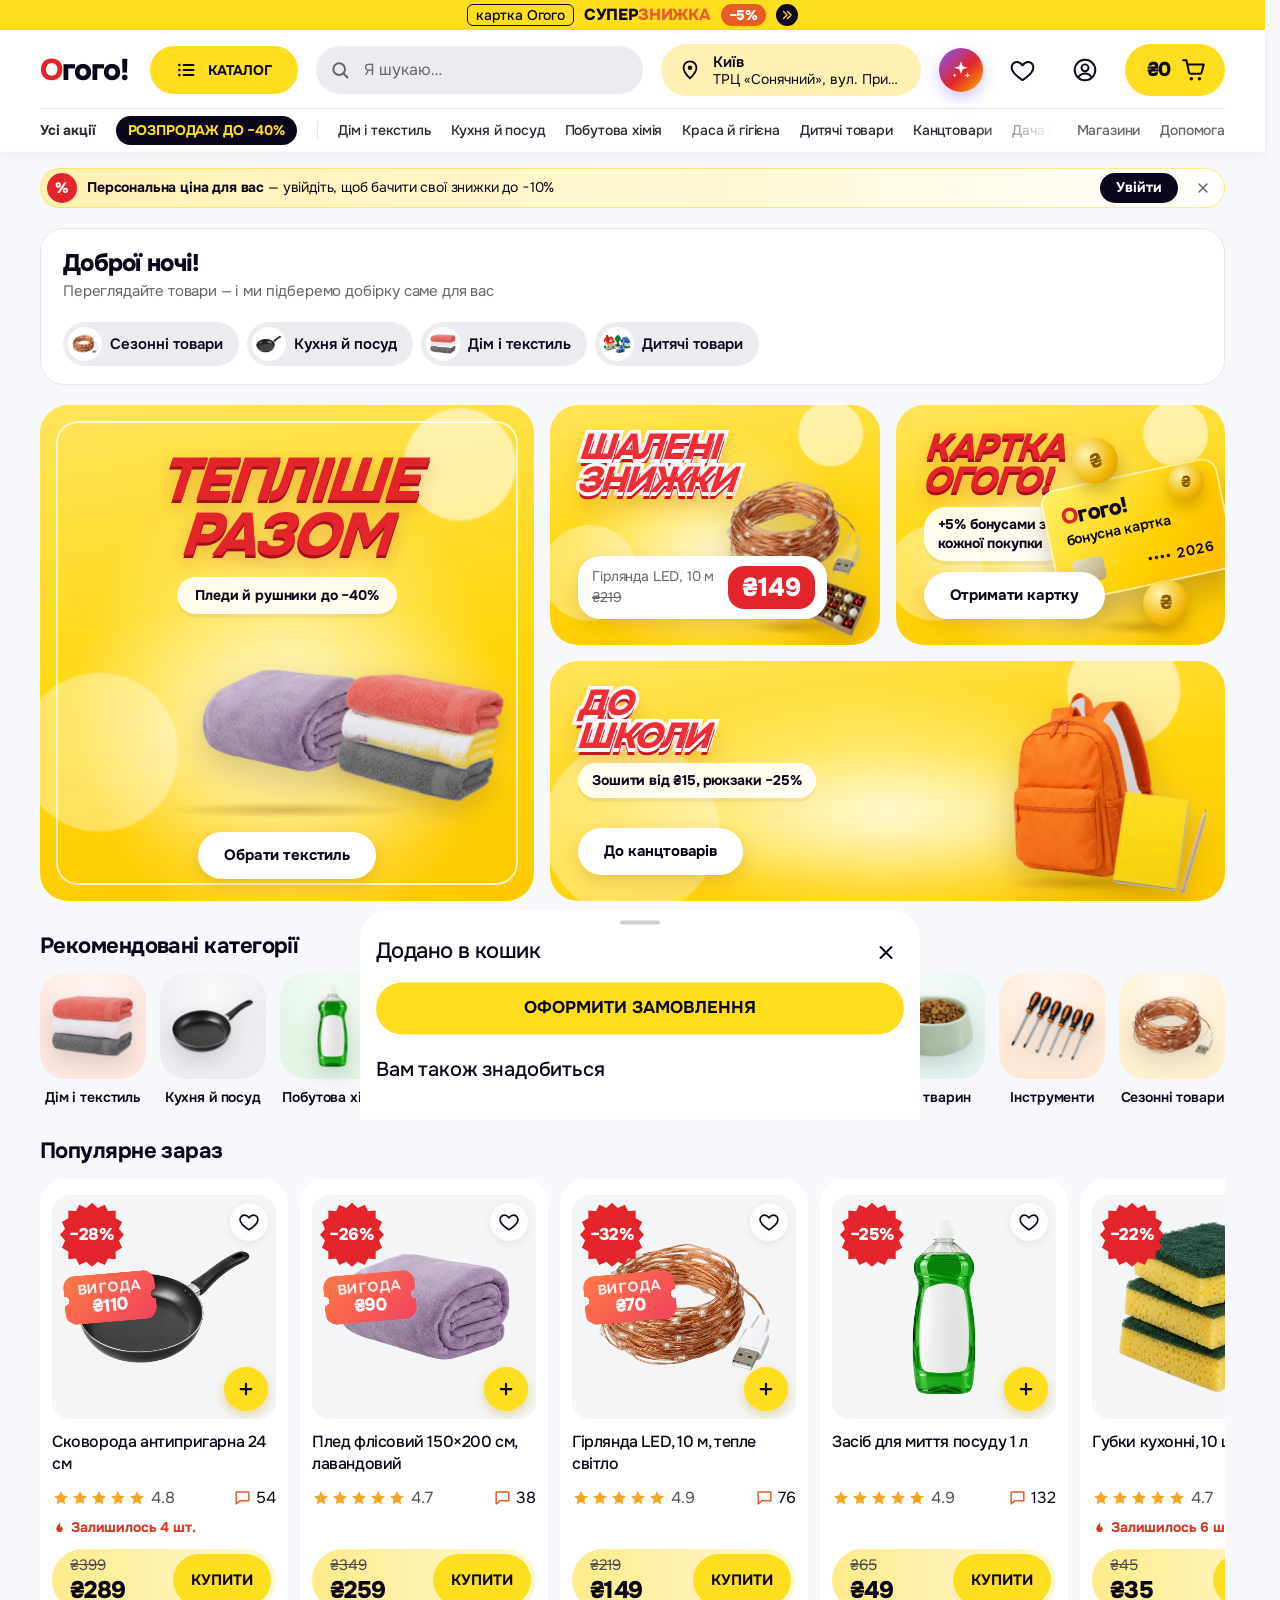
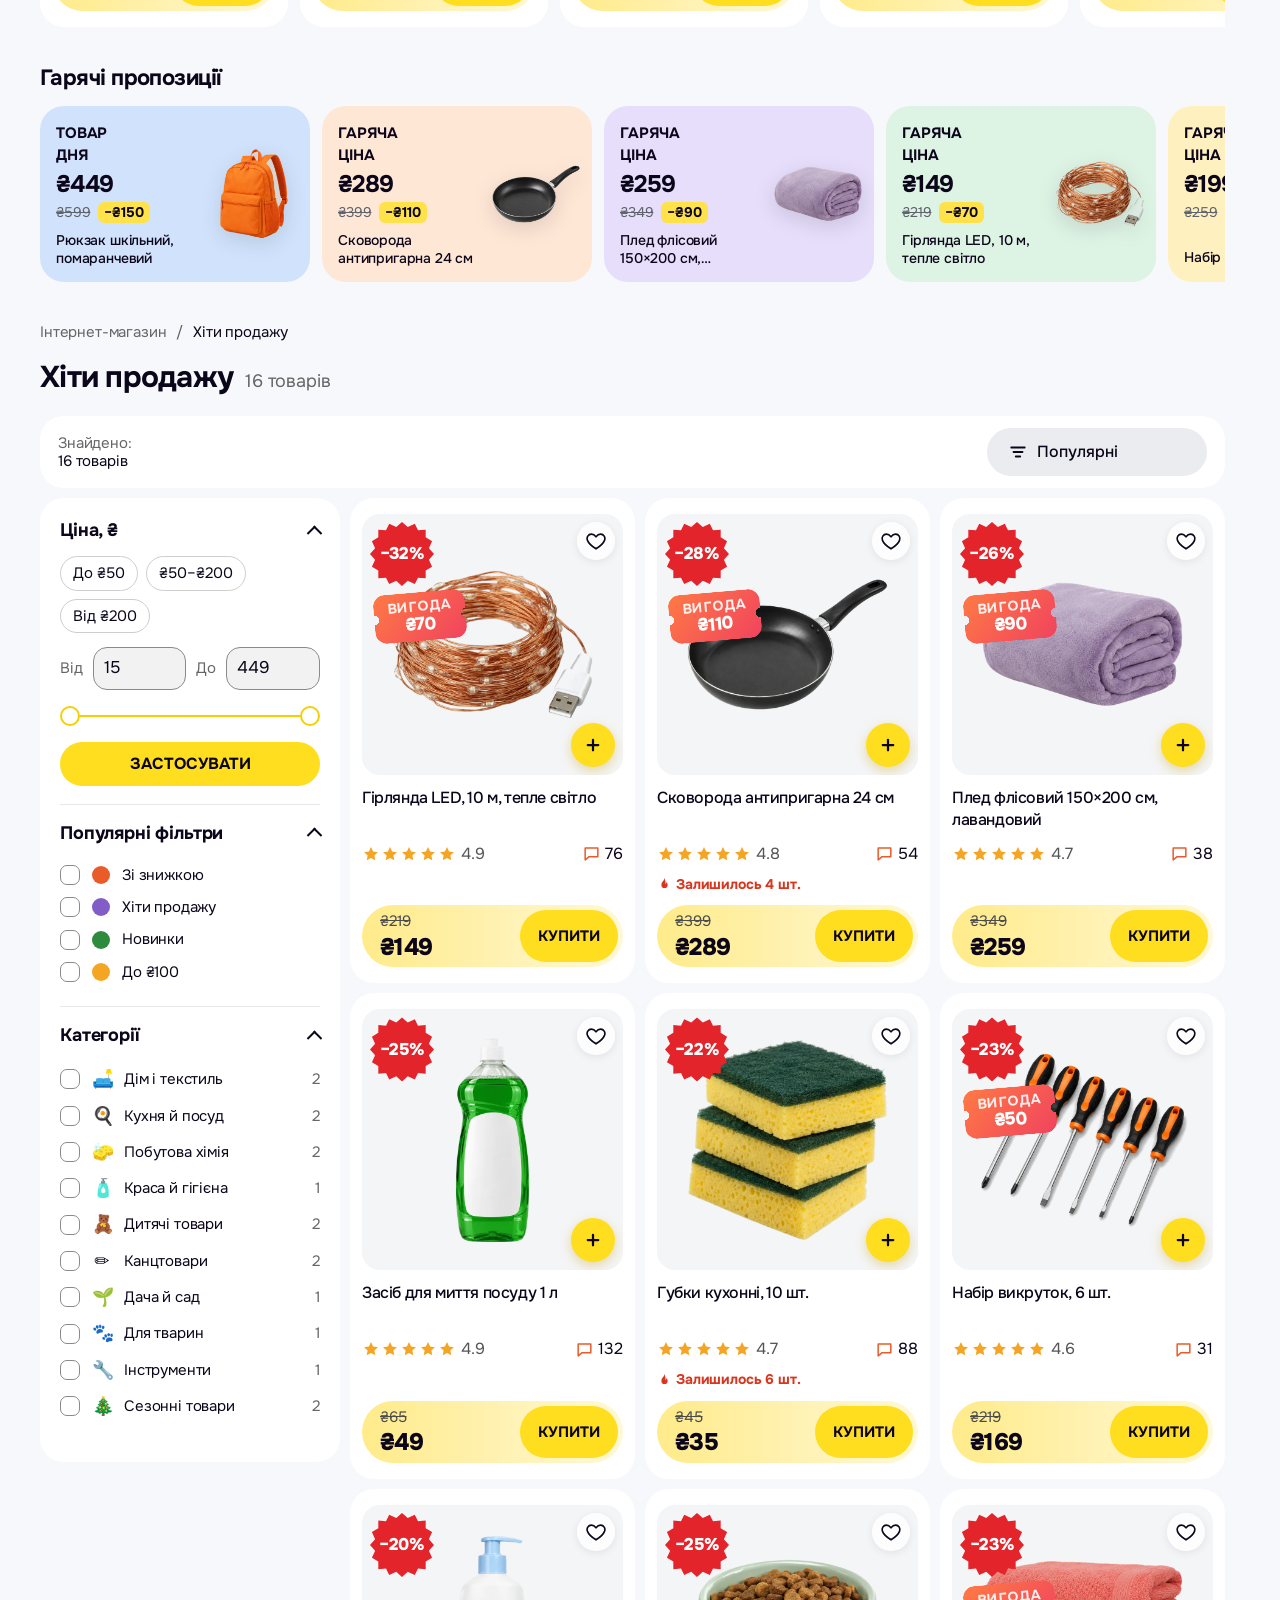
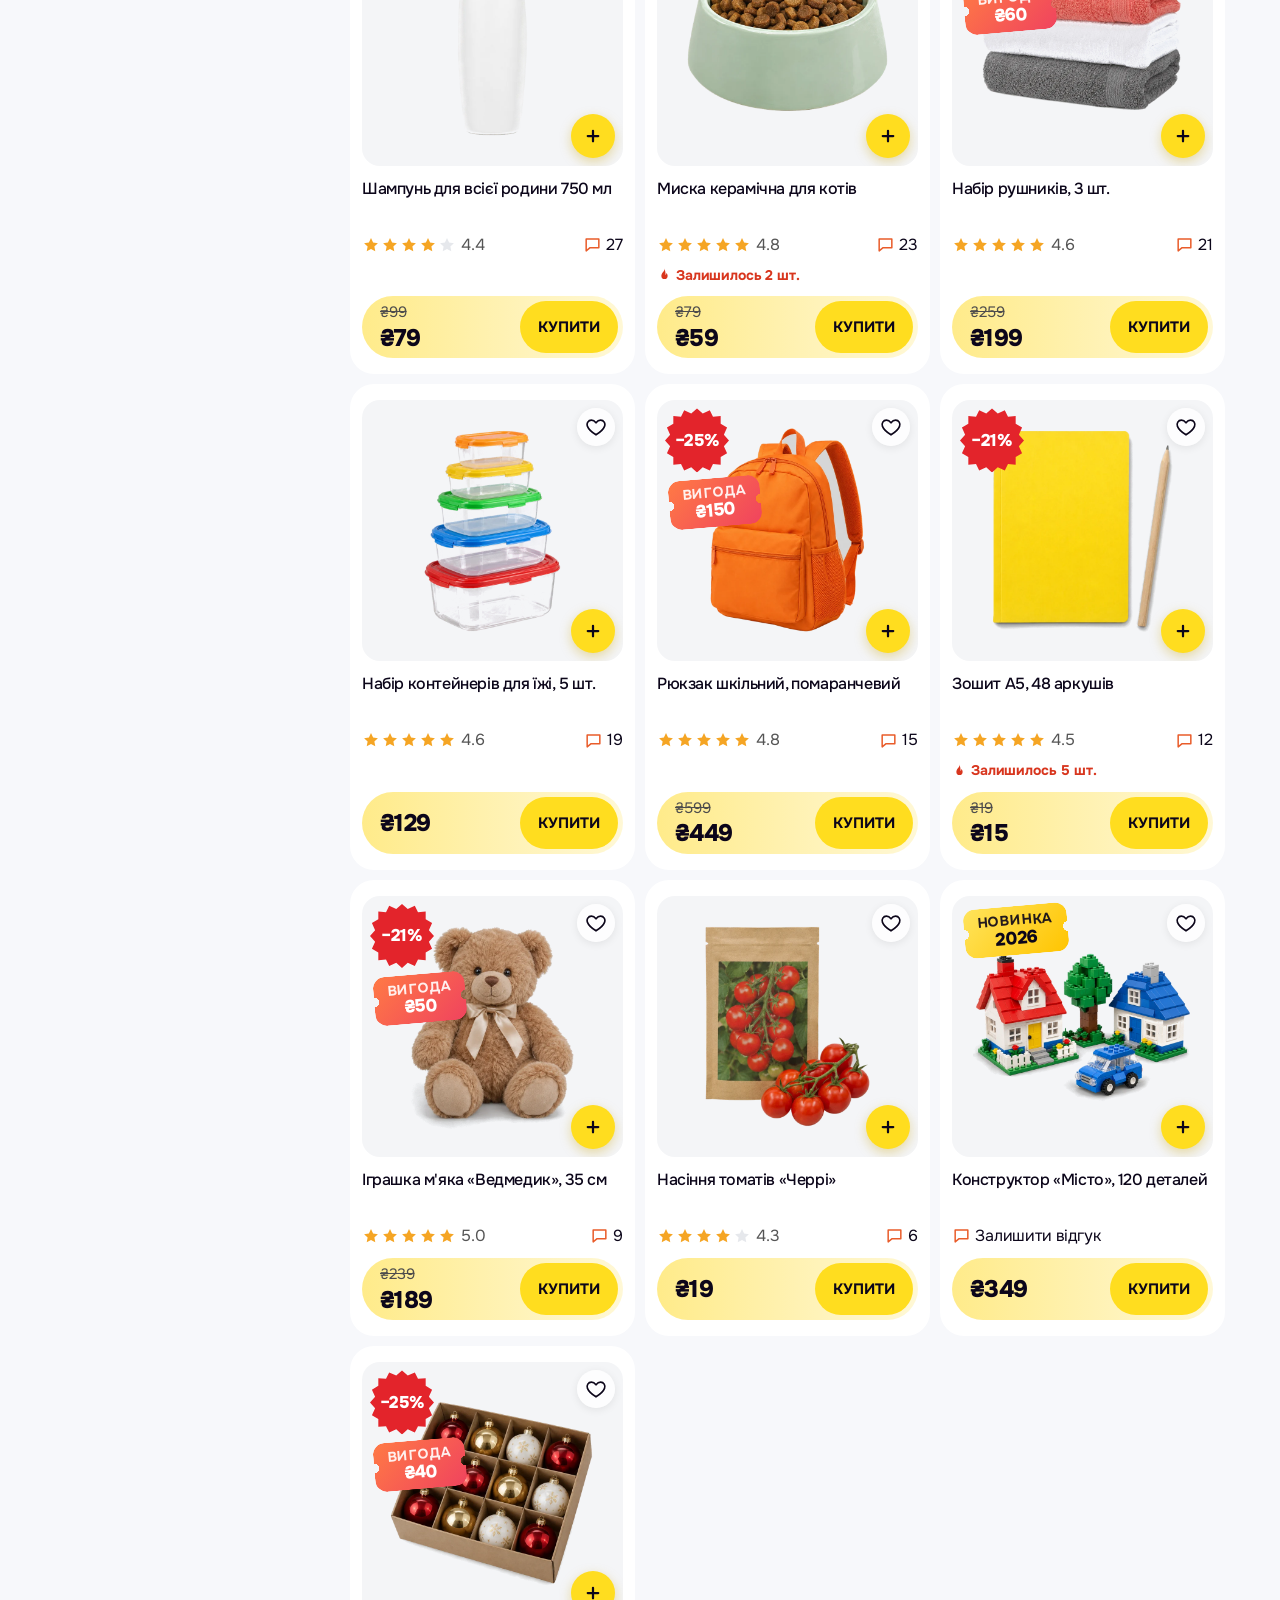
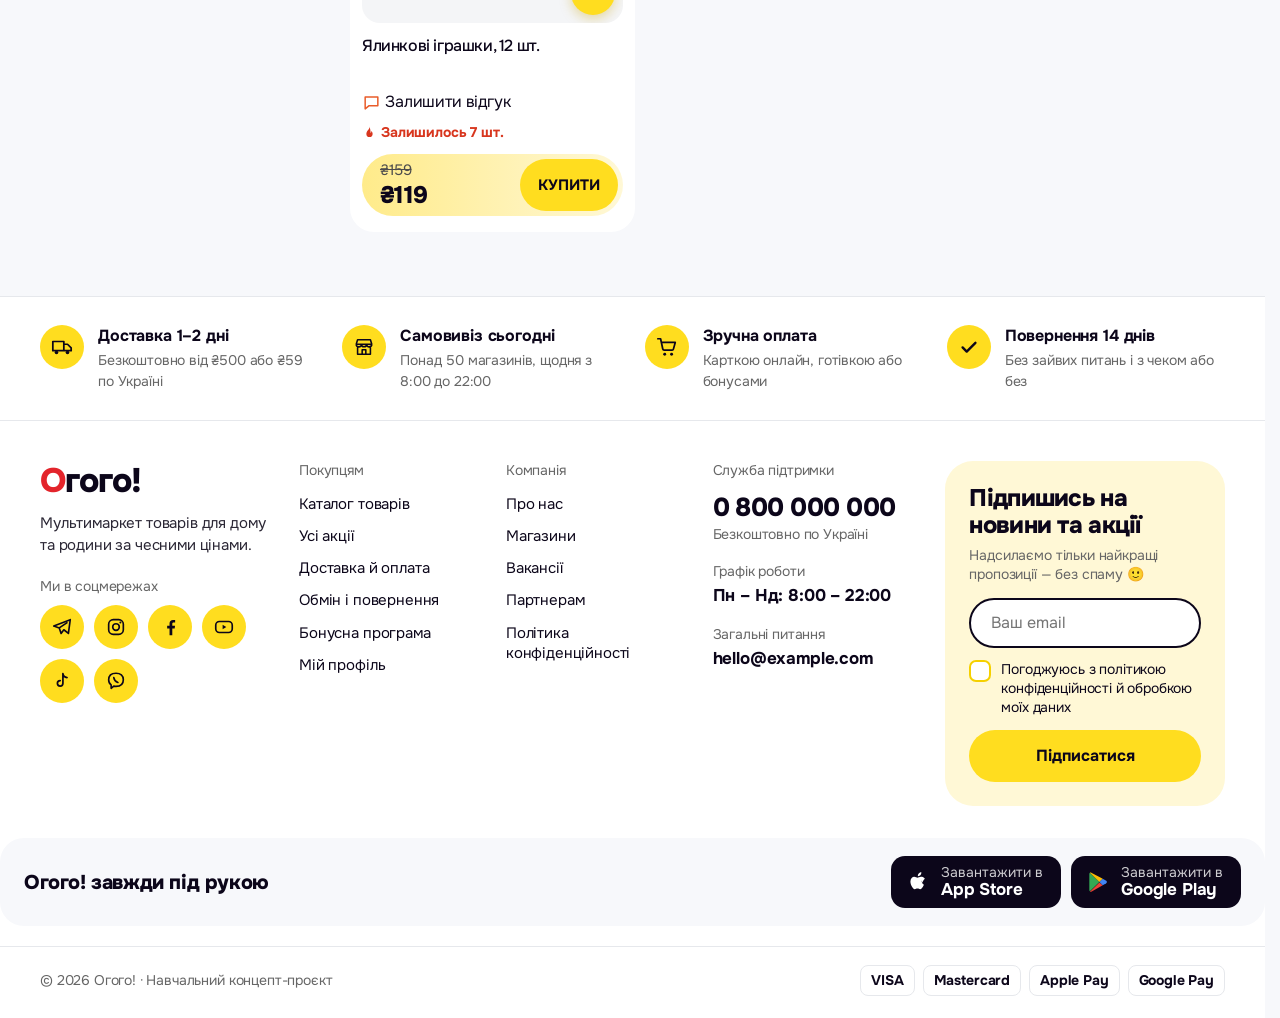
<file: index.html>
<!DOCTYPE html>
<html lang="uk">
<head>
  <meta charset="UTF-8">
  <meta name="viewport" content="width=device-width, initial-scale=1.0, viewport-fit=cover">
  <title>Огого! — мультимаркет низьких цін</title>
  <meta name="description" content="Огого! — товари для дому, кухні, дітей і свят за чесними цінами.">
  <meta name="theme-color" content="#FFDD1F">
  <link rel="icon" href="favicon.svg" type="image/svg+xml">
  <link rel="icon" href="favicon-32.png" sizes="32x32" type="image/png">
  <link rel="apple-touch-icon" href="apple-touch-icon.png">
  <meta property="og:type" content="website">
  <meta property="og:site_name" content="Огого!">
  <meta property="og:locale" content="uk_UA">
  <meta property="og:title" content="Огого! — мультимаркет низьких цін">
  <meta property="og:description" content="Товари для дому, кухні, дітей і свят зі знижками до −40%. Забрати в магазині за 10 хвилин.">
  <meta property="og:url" content="https://kudrynskyi.github.io/site/">
  <meta property="og:image" content="https://kudrynskyi.github.io/site/og.jpg">
  <meta property="og:image:width" content="1200">
  <meta property="og:image:height" content="630">
  <meta property="og:image:alt" content="Огого! — мультимаркет низьких цін">
  <meta name="twitter:card" content="summary_large_image">
  <meta name="twitter:image" content="https://kudrynskyi.github.io/site/og.jpg">
  <link rel="preconnect" href="https://fonts.googleapis.com">
  <link rel="preconnect" href="https://fonts.gstatic.com" crossorigin>
  <link href="https://fonts.googleapis.com/css2?family=Onest:wght@400;500;600;700;800&display=swap" rel="stylesheet">
  <link rel="stylesheet" href="style.css?v=20261125-4">
</head>
<body>

  <!-- SVG-іконки -->
  <svg width="0" height="0" style="position:absolute" aria-hidden="true">
    <symbol id="i-search" viewBox="0 0 24 24"><circle cx="11" cy="11" r="7" fill="none" stroke="currentColor" stroke-width="2.4"/><path d="M16.5 16.5 21 21" stroke="currentColor" stroke-width="2.4" stroke-linecap="round"/></symbol>
    <symbol id="i-cart" viewBox="0 0 24 24"><path d="M2 3h3l2.4 11.2a1.5 1.5 0 0 0 1.5 1.2h8.7a1.5 1.5 0 0 0 1.4-1.1L21 7H6" fill="none" stroke="currentColor" stroke-width="1.9" stroke-linecap="round" stroke-linejoin="round"/><circle cx="9.5" cy="20" r="1.6" fill="currentColor"/><circle cx="17" cy="20" r="1.6" fill="currentColor"/></symbol>
    <symbol id="i-heart" viewBox="0 0 24 24"><path d="M12 20.5s-7.5-4.6-9.3-9.2C1.4 8 3.5 4.5 7 4.5c2 0 3.6 1.1 5 2.9 1.4-1.8 3-2.9 5-2.9 3.5 0 5.6 3.5 4.3 6.8C19.5 15.9 12 20.5 12 20.5Z" fill="none" stroke="currentColor" stroke-width="1.8" stroke-linejoin="round"/></symbol>
    <symbol id="i-heart-fill" viewBox="0 0 24 24"><path d="M12 20.5s-7.5-4.6-9.3-9.2C1.4 8 3.5 4.5 7 4.5c2 0 3.6 1.1 5 2.9 1.4-1.8 3-2.9 5-2.9 3.5 0 5.6 3.5 4.3 6.8C19.5 15.9 12 20.5 12 20.5Z" fill="currentColor"/></symbol>
    <symbol id="i-user" viewBox="0 0 24 24"><circle cx="12" cy="12" r="9.5" fill="none" stroke="currentColor" stroke-width="1.8"/><circle cx="12" cy="10" r="3.2" fill="none" stroke="currentColor" stroke-width="1.8"/><path d="M6 18.5c1.4-2.2 3.5-3.3 6-3.3s4.6 1.1 6 3.3" fill="none" stroke="currentColor" stroke-width="1.8"/></symbol>
    <symbol id="i-burger" viewBox="0 0 24 24"><path d="M3 6h18M3 12h18M3 18h18" stroke="currentColor" stroke-width="2" stroke-linecap="round"/></symbol>
    <symbol id="i-grid" viewBox="0 0 24 24"><g fill="none" stroke="currentColor" stroke-width="2"><rect x="3.5" y="3.5" width="7" height="7" rx="2"/><rect x="13.5" y="3.5" width="7" height="7" rx="2"/><rect x="3.5" y="13.5" width="7" height="7" rx="2"/><rect x="13.5" y="13.5" width="7" height="7" rx="2"/></g></symbol>
    <symbol id="i-list" viewBox="0 0 24 24"><g stroke="currentColor" stroke-width="2.2" stroke-linecap="round"><path d="M9 6h12M9 12h12M9 18h12"/><path d="M4 6h.01M4 12h.01M4 18h.01" stroke-width="3"/></g></symbol>
    <symbol id="i-home" viewBox="0 0 24 24"><path d="M3.5 10.5 12 3.5l8.5 7V20a1 1 0 0 1-1 1h-5v-6h-5v6h-5a1 1 0 0 1-1-1Z" fill="none" stroke="currentColor" stroke-width="1.9" stroke-linejoin="round"/></symbol>
    <symbol id="i-pin" viewBox="0 0 24 24"><path d="M12 21s7-6.3 7-11.5A7 7 0 0 0 5 9.5C5 14.7 12 21 12 21Z" fill="none" stroke="currentColor" stroke-width="2"/><circle cx="12" cy="9.5" r="2.5" fill="currentColor"/></symbol>
    <symbol id="i-star" viewBox="0 0 24 24"><path d="m12 2.8 2.8 5.9 6.4.8-4.7 4.4 1.2 6.4L12 17.2l-5.7 3.1 1.2-6.4-4.7-4.4 6.4-.8Z" fill="currentColor"/></symbol>
    <symbol id="i-comment" viewBox="0 0 24 24"><path d="M4 5h16v11H9l-5 4Z" fill="none" stroke="currentColor" stroke-width="1.9" stroke-linejoin="round"/></symbol>
    <symbol id="i-close" viewBox="0 0 24 24"><path d="M6 6l12 12M18 6 6 18" stroke="currentColor" stroke-width="2.2" stroke-linecap="round"/></symbol>
    <symbol id="i-sort" viewBox="0 0 24 24"><path d="M3 6h18M6 12h12M9 18h6" stroke="currentColor" stroke-width="2.4" stroke-linecap="round"/></symbol>
    <symbol id="i-filter" viewBox="0 0 24 24"><path d="M3 4h18l-7 8.5V19l-4 2v-8.5Z" fill="none" stroke="currentColor" stroke-width="2" stroke-linejoin="round"/></symbol>
    <symbol id="i-trash" viewBox="0 0 24 24"><path d="M4 7h16M9 7V4h6v3M6 7l1 13h10l1-13" fill="none" stroke="currentColor" stroke-width="1.9" stroke-linecap="round" stroke-linejoin="round"/></symbol>
    <symbol id="i-chevron-left" viewBox="0 0 24 24"><path d="M15 4 7 12l8 8" fill="none" stroke="currentColor" stroke-width="2.4" stroke-linecap="round" stroke-linejoin="round"/></symbol>
    <symbol id="i-arrows" viewBox="0 0 24 24"><path d="m6 6 6 6-6 6M13 6l6 6-6 6" fill="none" stroke="currentColor" stroke-width="2.4" stroke-linecap="round" stroke-linejoin="round"/></symbol>
    <symbol id="i-phone" viewBox="0 0 24 24"><path d="M6.5 3h3l1.5 4.5-2 1.5a11 11 0 0 0 6 6l1.5-2 4.5 1.5v3a2 2 0 0 1-2 2A16 16 0 0 1 4.5 5a2 2 0 0 1 2-2Z" fill="none" stroke="currentColor" stroke-width="1.8" stroke-linejoin="round"/></symbol>
    <symbol id="i-edit" viewBox="0 0 24 24"><path d="M4 20h4L19 9l-4-4L4 16Z M13.5 6.5l4 4" fill="none" stroke="currentColor" stroke-width="1.8" stroke-linejoin="round"/></symbol>
    <symbol id="i-store" viewBox="0 0 24 24"><path d="M3.5 9 5 4h14l1.5 5M3.5 9h17M3.5 9a2.8 2.8 0 0 0 5.7 0 2.8 2.8 0 0 0 5.6 0 2.8 2.8 0 0 0 5.7 0M5 11.5V20h14v-8.5M10 20v-5h4v5" fill="none" stroke="currentColor" stroke-width="1.7" stroke-linejoin="round"/></symbol>
    <symbol id="i-chevron-right" viewBox="0 0 24 24"><path d="m9 5 7 7-7 7" fill="none" stroke="currentColor" stroke-width="2.4" stroke-linecap="round" stroke-linejoin="round"/></symbol>
    <symbol id="i-check" viewBox="0 0 24 24"><path d="m5 12.5 4.5 4.5L19 7.5" fill="none" stroke="currentColor" stroke-width="2.6" stroke-linecap="round" stroke-linejoin="round"/></symbol>
    <symbol id="i-home-fill" viewBox="0 0 24 24"><path d="M3.5 10.5 12 3.5l8.5 7V20a1 1 0 0 1-1 1h-5v-6h-5v6h-5a1 1 0 0 1-1-1Z" fill="currentColor" stroke="currentColor" stroke-width="1.9" stroke-linejoin="round"/></symbol>
    <symbol id="i-grid-fill" viewBox="0 0 24 24"><g fill="currentColor"><rect x="3" y="3" width="8" height="8" rx="2.4"/><rect x="13" y="3" width="8" height="8" rx="2.4"/><rect x="3" y="13" width="8" height="8" rx="2.4"/><rect x="13" y="13" width="8" height="8" rx="2.4"/></g></symbol>
    <symbol id="i-cart-fill" viewBox="0 0 24 24"><path d="M2 3h3l.8 4H21l-1.9 7.3a1.5 1.5 0 0 1-1.4 1.1H8.9a1.5 1.5 0 0 1-1.5-1.2Z" fill="currentColor" stroke="currentColor" stroke-width="1.9" stroke-linecap="round" stroke-linejoin="round"/><circle cx="9.5" cy="20" r="1.8" fill="currentColor"/><circle cx="17" cy="20" r="1.8" fill="currentColor"/></symbol>
    <symbol id="i-user-line" viewBox="0 0 24 24"><circle cx="12" cy="8" r="4" fill="none" stroke="currentColor" stroke-width="1.9"/><path d="M4.5 20.5c1.2-3.6 4-5.5 7.5-5.5s6.3 1.9 7.5 5.5" fill="none" stroke="currentColor" stroke-width="1.9" stroke-linecap="round"/></symbol>
    <symbol id="i-user-fill" viewBox="0 0 24 24"><circle cx="12" cy="8" r="4.4" fill="currentColor"/><path d="M4 21c1.2-4 4.2-6.2 8-6.2s6.8 2.2 8 6.2Z" fill="currentColor"/></symbol>
    <symbol id="i-globe" viewBox="0 0 24 24"><circle cx="12" cy="12" r="9" fill="none" stroke="currentColor" stroke-width="1.8"/><path d="M3 12h18M12 3c2.6 2.7 3.8 5.7 3.8 9s-1.2 6.3-3.8 9c-2.6-2.7-3.8-5.7-3.8-9S9.4 5.7 12 3Z" fill="none" stroke="currentColor" stroke-width="1.8"/></symbol>
    <symbol id="i-bag" viewBox="0 0 24 24"><path d="M5 8h14l-1 12H6Z M9 8V6a3 3 0 0 1 6 0v2" fill="none" stroke="currentColor" stroke-width="1.8" stroke-linejoin="round"/></symbol>
    <symbol id="i-info" viewBox="0 0 24 24"><circle cx="12" cy="12" r="9" fill="none" stroke="currentColor" stroke-width="1.8"/><path d="M12 11v6M12 7.5v.01" stroke="currentColor" stroke-width="2.2" stroke-linecap="round"/></symbol>
    <symbol id="i-truck" viewBox="0 0 24 24"><path d="M2 6h12v10H2zM14 9h4l4 4v3h-8" fill="none" stroke="currentColor" stroke-width="1.9" stroke-linejoin="round"/><circle cx="6" cy="18" r="2" fill="currentColor"/><circle cx="18" cy="18" r="2" fill="currentColor"/></symbol>
  </svg>

  <!-- Промо-смужка -->
  <a href="#deals" class="promo-strip">
    <span class="promo-card">картка Огого</span>
    <span class="promo-title">СУПЕР<span>ЗНИЖКА</span></span>
    <span class="burst">−5%</span>
    <span class="promo-go"><svg><use href="#i-arrows"/></svg></span>
  </a>

  <!-- Шапка -->
  <header class="header">
    <div class="container">
      <div class="top-nav">
        <div class="top-left">
          <a href="#" class="logo" aria-label="Огого! — на головну"><span class="logo-o">О</span>гого!</a>
          <span class="lang">УКР</span>
          <button class="store-chip" data-open-stores aria-label="Змінити магазин">
            <svg class="store-ico"><use href="#i-store"/></svg>
            <span data-store-full>Київ, ТРЦ «Сонячний», вул. Прикладна, 1</span>
            <svg class="chev"><use href="#i-chevron-right"/></svg>
          </button>
        </div>
        <nav class="top-links">
          <a href="promo.html">Усі акції</a>
          <a href="#catalog" class="sale-chip" data-quick="sale">РОЗПРОДАЖ ДО −40%</a>
          <a href="#footer">Магазини</a>
          <a href="#footer">Покупцям ▾</a>
        </nav>
        <div class="top-right">
          <a href="#footer">ⓘ Допомога</a>
          <a href="#">Увійти</a>
        </div>
        <button class="store-pill" id="storePill" data-open-stores aria-label="Змінити магазин">
          <svg class="pin"><use href="#i-pin"/></svg>
          <span><b data-store-city>Київ</b><small data-store-addr>ТРЦ «Сонячний», вул. Прикладна, 1</small></span>
        </button>
      </div>

      <div class="main-row">
        <a href="index.html" class="logo logo-desk" aria-label="Огого! — на головну"><span class="logo-o">О</span>гого!</a>
        <button class="burger" id="burgerBtn" aria-label="Каталог"><svg><use href="#i-burger"/></svg></button>
        <button class="catalog-btn" id="catalogBtn" aria-expanded="false" aria-controls="catalogMenu">
          <svg><use href="#i-list"/></svg> КАТАЛОГ
        </button>
        <form class="search" id="searchForm" role="search">
          <input type="search" id="searchInput" placeholder="Я шукаю…" aria-label="Пошук товарів" autocomplete="off">
          <button type="submit" aria-label="Шукати"><svg><use href="#i-search"/></svg></button>
        </form>
        <button class="store-pill store-pill-desk" data-open-stores aria-label="Змінити магазин">
          <svg class="pin"><use href="#i-pin"/></svg>
          <span><b data-store-city>Київ</b><small data-store-addr>ТРЦ «Сонячний», вул. Прикладна, 1</small></span>
        </button>
        <button class="phone-btn ai-btn" data-ai aria-label="AI-помічник"><svg viewBox="0 0 24 24"><path d="M12 2.5l1.9 5.4 5.6 1.6-5.6 1.7L12 16.5l-1.9-5.3-5.6-1.7 5.6-1.6Z" fill="currentColor"/><path d="M19 14.5l.9 2.4 2.4.8-2.4.9-.9 2.4-.8-2.4-2.5-.9 2.5-.8Z" fill="currentColor"/><path d="M5 15.5l.6 1.6 1.6.6-1.6.5L5 19.8l-.6-1.6-1.6-.5 1.6-.6Z" fill="currentColor"/></svg></button>
        <a class="head-tool" href="wishlist.html">
          <span class="tool-icon"><svg><use href="#i-heart"/></svg><span class="count" data-wish-count hidden>0</span></span>
          <span>Обране</span>
        </a>
        <a class="head-icon" href="profile.html" aria-label="Увійти в профіль"><svg><use href="#i-user"/></svg></a>
        <div class="head-tool bonuses">
          <span class="bonus-chip" id="bonusTotal">₴0</span>
          <span>Ваші бонуси</span>
        </div>
        <button class="cart-btn" data-open-cart>
          <span class="tool-icon"><svg><use href="#i-cart"/></svg><span class="count count-brand" data-cart-count hidden>0</span></span>
          <span class="cart-sum"><small>Разом</small><b id="headerTotal">₴0</b></span>
        </button>
      </div>

      <nav class="sub-nav" aria-label="Розділи">
        <div class="sub-left">
          <a href="promo.html" class="sub-deals">Усі акції</a>
          <a href="index.html?sale=1#catalog" class="sub-sale" data-sub-sale>РОЗПРОДАЖ ДО −40%</a>
          <span class="sub-sep"></span>
          <a href="index.html?cat=home" data-cat-go="home">Дім і текстиль</a>
          <a href="index.html?cat=kitchen" data-cat-go="kitchen">Кухня й посуд</a>
          <a href="index.html?cat=clean" data-cat-go="clean">Побутова хімія</a>
          <a href="index.html?cat=beauty" data-cat-go="beauty">Краса й гігієна</a>
          <a href="index.html?cat=kids" data-cat-go="kids">Дитячі товари</a>
          <a href="index.html?cat=office" data-cat-go="office">Канцтовари</a>
          <a href="index.html?cat=garden" data-cat-go="garden">Дача й сад</a>
          <a href="index.html?cat=pets" data-cat-go="pets">Для тварин</a>
          <a href="index.html?cat=season" data-cat-go="season">Сезонні товари</a>
        </div>
        <div class="sub-right">
          <a href="index.html#footer">Магазини</a>
          <a href="index.html#footer">Допомога</a>
        </div>
      </nav>
    </div>

    <nav class="catalog-menu" id="catalogMenu" hidden>
      <div class="container catalog-menu-grid" id="catalogMenuGrid"></div>
    </nav>
  </header>

  <main>
    <!-- Банери -->
    <div class="container pz-snack-wrap"><div class="pz-snack" id="pzSnack" role="status" hidden></div></div>
    <section class="container pz-strip" id="pzStrip" aria-label="Для вас"></section>

    <section class="container promo-carousel" id="deals" aria-label="Акції">
      <button class="car-arrow prev" data-car="-1" aria-label="Попередній банер"><svg><use href="#i-chevron-left"/></svg></button>
      <div class="pb-track" id="bannerTrack">
        <article class="pb pb-frame">
          <a class="pb-link" href="promo.html?id=warm" aria-label="Акція"></a>
          <h2 class="pb-title">ТЕПЛІШЕ<br>РАЗОМ</h2>
          <p class="pb-pill">Пледи й рушники до −40%</p>
          <div class="pb-stage">
            <img src="images/pled.webp" alt="Плед флісовий" class="pb-hero">
            <img src="images/rushnyky.webp" alt="" class="pb-side">
          </div>
          <a class="pb-cta" href="promo.html?id=warm">Обрати текстиль</a>
        </article>

        <article class="pb">
          <a class="pb-link" href="promo.html?id=crazy" aria-label="Акція"></a>
          <h2 class="pb-title pb-3d">ШАЛЕНІ<br>ЗНИЖКИ</h2>
          <div class="pb-stage">
            <img src="images/girlyanda.webp" alt="Гірлянда LED" class="pb-hero">
            <img src="images/yalynkovi-igrashky.webp" alt="" class="pb-side">
          </div>
          <div class="pb-card">
            <div><small>Гірлянда LED, 10 м</small><s>₴219</s></div>
            <b>₴149</b>
          </div>
        </article>

        <article class="pb">
          <a class="pb-link" href="promo.html?id=card" aria-label="Акція"></a>
          <h2 class="pb-title">КАРТКА<br>ОГОГО!</h2>
          <p class="pb-pill">+5% бонусами з кожної покупки</p>
          <p class="pb-pill pb-pill-2">Ціни тільки для своїх</p>
          <div class="pb-stage">
            <div class="loyalty-card" aria-hidden="true">
              <span class="lc-logo"><span class="logo-o">О</span>гого!</span>
              <span class="lc-name">бонусна картка</span>
              <span class="lc-chip"></span>
              <span class="lc-num">•••• 2026</span>
            </div>
            <span class="coin c1">₴</span><span class="coin c2">₴</span><span class="coin c3">₴</span>
          </div>
          <a class="pb-cta" href="promo.html?id=card">Отримати картку</a>
        </article>

        <article class="pb">
          <a class="pb-link" href="promo.html?id=school" aria-label="Акція"></a>
          <h2 class="pb-title pb-3d">ДО<br>ШКОЛИ</h2>
          <p class="pb-pill">Зошити від ₴15, рюкзаки −25%</p>
          <div class="pb-stage">
            <img src="images/ryukzak.webp" alt="Рюкзак шкільний" class="pb-hero">
            <img src="images/zoshyt.webp" alt="" class="pb-side">
          </div>
          <a class="pb-cta" href="promo.html?id=school">До канцтоварів</a>
        </article>
      </div>
      <button class="car-arrow next" data-car="1" aria-label="Наступний банер"><svg><use href="#i-chevron-right"/></svg></button>
      <div class="car-dots" id="bannerDots"></div>
    </section>

    <div class="container">
      <button class="catalog-pill" id="catalogPill"><svg><use href="#i-grid"/></svg>Каталог ▾</button>
    </div>

    <!-- Категорії -->
    <section class="container section">
      <h2 class="section-title">Рекомендовані категорії</h2>
      <div class="scroller categories" id="categoryList"></div>
    </section>

    <!-- Для вас -->
    <section class="container section pz-for" id="pzFor"></section>

    <!-- Гарячі пропозиції -->
    <section class="container section">
      <h2 class="section-title">Гарячі пропозиції</h2>
      <div class="scroller deals" id="dealList"></div>
    </section>

    <section class="container section" id="pzRecent" hidden></section>

    <!-- Каталог -->
    <section class="container section catalog" id="catalog">
      <nav class="breadcrumbs" aria-label="Навігація">
        <a href="#">Інтернет-магазин</a><span>/</span><span id="crumbCurrent">Хіти продажу</span>
      </nav>
      <div class="catalog-title">
        <h2 id="catalogTitle">Хіти продажу</h2>
        <span id="catalogCount">16 товарів</span>
      </div>

      <div class="mobile-controls">
        <label class="ctrl-btn sort-wrap">
          <svg><use href="#i-sort"/></svg>
          <select data-sort aria-label="Сортування"></select>
        </label>
        <button class="ctrl-btn" id="openFilters"><svg class="brand"><use href="#i-filter"/></svg> Фільтри <span class="filter-count" id="filterCount" hidden>0</span></button>
      </div>

      <div class="filter-bar">
        <div class="found"><small>Знайдено:</small><span id="foundCount">16 товарів</span></div>
        <div class="active-filters" id="activeFilters"></div>
        <span class="spacer"></span>
        <button class="clear-btn" id="clearFilters">Скинути фільтри</button>
        <label class="sort-box">
          <svg><use href="#i-sort"/></svg>
          <select data-sort aria-label="Сортування"></select>
        </label>
      </div>

      <div class="listing">
        <aside class="filters" id="filtersPanel" aria-label="Фільтри">
          <div class="filters-head">
            <h3>Фільтри</h3>
            <button class="icon-btn" id="closeFilters" aria-label="Закрити"><svg><use href="#i-close"/></svg></button>
          </div>

          <details class="filter-group" open>
            <summary>Ціна, ₴</summary>
            <div class="range-chips" id="priceChips"></div>
            <div class="price-inputs">
              <span>Від</span><input type="number" id="priceMin" inputmode="numeric" min="0">
              <span>До</span><input type="number" id="priceMax" inputmode="numeric" min="0">
            </div>
            <div class="range" id="range">
              <div class="range-fill" id="rangeFill"></div>
              <input type="range" id="rangeMin" aria-label="Мінімальна ціна">
              <input type="range" id="rangeMax" aria-label="Максимальна ціна">
            </div>
            <button class="btn btn-brand btn-block" id="applyPrice">ЗАСТОСУВАТИ</button>
          </details>

          <details class="filter-group" open>
            <summary>Популярні фільтри</summary>
            <label class="check"><input type="checkbox" data-flag="sale"><i style="--dot:#E95C2A"></i>Зі знижкою</label>
            <label class="check"><input type="checkbox" data-flag="hit"><i style="--dot:#825DC7"></i>Хіти продажу</label>
            <label class="check"><input type="checkbox" data-flag="new"><i style="--dot:#2E8B3E"></i>Новинки</label>
            <label class="check"><input type="checkbox" data-flag="cheap"><i style="--dot:#F5A524"></i>До ₴100</label>
          </details>

          <details class="filter-group" open>
            <summary>Категорії</summary>
            <div id="catChecks"></div>
          </details>

          <div class="filters-foot">
            <button class="btn btn-ghost" id="resetInSheet">Скинути</button>
            <button class="btn btn-brand show-results" id="showResults">ПОКАЗАТИ ТОВАРИ</button>
          </div>
        </aside>

        <div class="products" id="productGrid"></div>
      </div>
      <p class="empty" id="emptyMsg" hidden>Нічого не знайшли 😕 Спробуйте змінити фільтри.</p>
    </section>
  </main>

  <footer class="footer" id="footer">
    <div class="container fperks">
        <div class="fperk"><span class="fperk-ic"><svg><use href="#i-truck"/></svg></span><div><b>Доставка 1–2 дні</b><span>Безкоштовно від ₴500 або ₴59 по Україні</span></div></div>
        <div class="fperk"><span class="fperk-ic"><svg><use href="#i-store"/></svg></span><div><b>Самовивіз сьогодні</b><span>Понад 50 магазинів, щодня з 8:00 до 22:00</span></div></div>
        <div class="fperk"><span class="fperk-ic"><svg><use href="#i-cart"/></svg></span><div><b>Зручна оплата</b><span>Карткою онлайн, готівкою або бонусами</span></div></div>
        <div class="fperk"><span class="fperk-ic"><svg><use href="#i-check"/></svg></span><div><b>Повернення 14 днів</b><span>Без зайвих питань і з чеком або без</span></div></div>
    </div>

    <div class="container fmain">
      <div class="fbrand">
        <a href="#" class="logo"><span class="logo-o">О</span>гого!</a>
        <p>Мультимаркет товарів для дому та родини за чесними цінами.</p>
        <span class="fcap">Ми в соцмережах</span>
        <div class="fsocial"><a class="soc" href="#" aria-label="Telegram"><svg viewBox="0 0 24 24"><path d="M21 4 3 11l6 2 2 6 3-4 5 4Z M9 13l9-6" fill="none" stroke="currentColor" stroke-width="1.8" stroke-linejoin="round"/></svg></a><a class="soc" href="#" aria-label="Instagram"><svg viewBox="0 0 24 24"><rect x="4" y="4" width="16" height="16" rx="5" fill="none" stroke="currentColor" stroke-width="1.8"/><circle cx="12" cy="12" r="3.6" fill="none" stroke="currentColor" stroke-width="1.8"/><circle cx="16.8" cy="7.2" r="1.1" fill="currentColor"/></svg></a><a class="soc" href="#" aria-label="Facebook"><svg viewBox="0 0 24 24"><path d="M14.5 21v-7.5h2.6l.4-3h-3V8.6c0-.9.3-1.5 1.5-1.5h1.6V4.4c-.3 0-1.2-.1-2.3-.1-2.3 0-3.8 1.4-3.8 3.9v2.3H8.9v3h2.6V21" fill="currentColor"/></svg></a><a class="soc" href="#" aria-label="YouTube"><svg viewBox="0 0 24 24"><rect x="3" y="6" width="18" height="12" rx="4" fill="none" stroke="currentColor" stroke-width="1.8"/><path d="m10.5 9.5 4 2.5-4 2.5Z" fill="currentColor"/></svg></a><a class="soc" href="#" aria-label="TikTok"><svg viewBox="0 0 24 24"><path d="M13 4v10.5a3 3 0 1 1-3-3M13 4c.4 2.4 2 4 4.5 4.2" fill="none" stroke="currentColor" stroke-width="1.9" stroke-linecap="round"/></svg></a><a class="soc" href="#" aria-label="Viber"><svg viewBox="0 0 24 24"><path d="M12 3.5c-4.9 0-8 2.5-8 7.2 0 2.6 1 4.4 2.7 5.5V20l2.9-2.4c.8.1 1.6.2 2.4.2 4.9 0 8-2.5 8-7.2s-3.1-7.1-8-7.1Z" fill="none" stroke="currentColor" stroke-width="1.8" stroke-linejoin="round"/><path d="M9.6 8.2c.4 2.5 2 4.6 4.5 5.4" fill="none" stroke="currentColor" stroke-width="1.8" stroke-linecap="round"/></svg></a></div>
      </div>

      <nav class="fcol" aria-label="Покупцям">
        <span class="fcap">Покупцям</span>
        <a href="#catalog">Каталог товарів</a>
        <a href="promo.html">Усі акції</a>
        <a href="#">Доставка й оплата</a>
        <a href="#">Обмін і повернення</a>
        <a href="promo.html?id=card">Бонусна програма</a>
        <a href="profile.html">Мій профіль</a>
      </nav>

      <nav class="fcol" aria-label="Компанія">
        <span class="fcap">Компанія</span>
        <a href="#">Про нас</a>
        <a href="#" data-open-stores>Магазини</a>
        <a href="#">Вакансії</a>
        <a href="#">Партнерам</a>
        <a href="#">Політика конфіденційності</a>
      </nav>

      <div class="fcontacts">
        <span class="fcap">Служба підтримки</span>
        <a href="tel:0800000000" class="fphone">0 800 000 000</a>
        <span class="fnote">Безкоштовно по Україні</span>
        <span class="fcap">Графік роботи</span>
        <b class="fval">Пн – Нд: 8:00 – 22:00</b>
        <span class="fcap">Загальні питання</span>
        <a href="mailto:hello@example.com" class="fval">hello@example.com</a>
      </div>

      <form class="fsub" id="footerSub" novalidate>
        <h3>Підпишись на новини та акції</h3>
        <p>Надсилаємо тільки найкращі пропозиції — без спаму 🙂</p>
        <div class="fsub-field">
          <input type="email" id="fsubEmail" placeholder="Ваш email" aria-label="Ваш email" autocomplete="email">
        </div>
        <label class="fsub-check"><input type="checkbox" id="fsubAgree"><span>Погоджуюсь з політикою конфіденційності й обробкою моїх даних</span></label>
        <button type="submit" class="btn btn-brand btn-block">Підписатися</button>
        <p class="fsub-msg" id="fsubMsg" role="status" aria-live="polite"></p>
      </form>
    </div>

    <div class="container fapp">
      <b>Огого! завжди під рукою</b>
      <div class="fapp-badges">
        <a class="store-badge" href="#" data-soon="Застосунок з'явиться згодом 🙂"><svg viewBox="0 0 24 24"><path d="M16.4 12.6c0-2.4 2-3.5 2-3.6-1.1-1.6-2.8-1.8-3.4-1.8-1.4-.1-2.8.9-3.5.9s-1.8-.9-3-.9C6.9 7.3 5 8.6 5 11.6c0 1.8.7 3.8 1.6 5.1.7 1 1.4 2 2.4 2s1.3-.6 2.5-.6 1.5.6 2.5.6 1.7-1 2.4-2c.8-1.1 1.1-2.2 1.1-2.3-.1 0-2.1-.8-2.1-3.8ZM14.3 5.6c.5-.7.9-1.6.8-2.6-.8 0-1.8.5-2.4 1.2-.5.6-1 1.6-.8 2.5.9.1 1.8-.4 2.4-1.1Z" fill="currentColor"/></svg><span><small>Завантажити в</small>App Store</span></a>
        <a class="store-badge" href="#" data-soon="Застосунок з'явиться згодом 🙂"><svg viewBox="0 0 24 24"><path d="M4.5 3.4 13.3 12l-8.8 8.6c-.3-.2-.5-.6-.5-1V4.4c0-.4.2-.8.5-1Z" fill="#34A853"/><path d="m16.4 9-3.1 3-8.8-8.6c.4-.2.9-.2 1.3 0Z" fill="#FBBC04"/><path d="m16.4 15-10.6 6c-.4.2-.9.2-1.3 0l8.8-8.6Z" fill="#EA4335"/><path d="M19.6 10.8c.8.5.8 1.9 0 2.4L16.4 15l-3.1-3 3.1-3Z" fill="#4285F4"/></svg><span><small>Завантажити в</small>Google Play</span></a>
      </div>
    </div>

    <div class="container fbottom">
      <span>© 2026 Огого! · Навчальний концепт-проєкт</span>
      <div class="fpay" aria-label="Способи оплати"><span>VISA</span><span>Mastercard</span><span>Apple Pay</span><span>Google Pay</span></div>
    </div>
  </footer>

  <!-- Мобільне меню знизу -->
  <nav class="tab-bar" aria-label="Навігація">
    <button class="tab active" data-tab="home"><span class="tab-ic"><svg class="ic-o"><use href="#i-home"/></svg><svg class="ic-f"><use href="#i-home-fill"/></svg></span><span class="tab-l">Головна</span></button>
    <button class="tab" data-tab="catalog"><span class="tab-ic"><svg class="ic-o"><use href="#i-grid"/></svg><svg class="ic-f"><use href="#i-grid-fill"/></svg></span><span class="tab-l">Каталог</span></button>
    <button class="tab" data-tab="cart"><span class="tab-ic"><svg class="ic-o"><use href="#i-cart"/></svg><svg class="ic-f"><use href="#i-cart-fill"/></svg><span class="count" data-cart-count hidden>0</span></span><span class="tab-l">Кошик</span></button>
    <a class="tab" data-tab="wishlist" href="wishlist.html"><span class="tab-ic"><svg class="ic-o"><use href="#i-heart"/></svg><svg class="ic-f"><use href="#i-heart-fill"/></svg><span class="count" data-wish-count hidden>0</span></span><span class="tab-l">Обране</span></a>
    <a class="tab" data-tab="profile" href="profile.html"><span class="tab-ic"><svg class="ic-o"><use href="#i-user-line"/></svg><svg class="ic-f"><use href="#i-user-fill"/></svg></span><span class="tab-l">Профіль</span></a>
  </nav>

  <div class="overlay" id="overlay" hidden></div>

  <!-- Додано в кошик -->
  <section class="sheet" id="preCart" aria-label="Додано в кошик" aria-hidden="true">
    <div class="sheet-handle"></div>
    <div class="sheet-head">
      <h3>Додано в кошик</h3>
      <button class="icon-btn" data-close aria-label="Закрити"><svg><use href="#i-close"/></svg></button>
    </div>
    <div id="preCartItem"></div>
    <button class="btn btn-brand btn-block btn-lg" data-open-cart>ОФОРМИТИ ЗАМОВЛЕННЯ</button>
    <h4 class="sheet-sub">Вам також знадобиться</h4>
    <div class="scroller extras" id="preCartExtras"></div>
  </section>

  <!-- Кошик -->
  <aside class="cart" id="cartPanel" aria-label="Кошик" aria-hidden="true">
    <div class="cart-top">
      <button class="icon-btn back" data-close aria-label="Назад"><svg><use href="#i-chevron-left"/></svg></button>
      <h3>Кошик</h3><span id="cartItemsCount">0 товарів</span>
    </div>
    <div class="free-delivery" id="freeDelivery" hidden></div>
    <ul class="cart-list" id="cartList"></ul>
    <div class="cart-empty" id="cartEmpty">
      <svg><use href="#i-cart"/></svg>
      <p>Кошик порожній</p>
      <button class="btn btn-outline" data-close>Перейти до покупок</button>
    </div>
    <div class="cart-pay cart-pay-compact" id="cartPay">
      <div class="cart-summary" id="cartSummary" hidden></div>
      <p class="cart-bonus" id="cartBonus" hidden></p>
      <div class="pay-row"><span>До сплати</span><b id="cartTotal">₴0</b></div>
      <button class="btn btn-brand btn-lg" id="checkoutBtn">Оформити</button>
    </div>
  </aside>

  <!-- Вибір магазину -->
  <section class="store-modal" id="storeModal" role="dialog" aria-modal="true" aria-labelledby="storeTitle" aria-hidden="true">
    <div class="sheet-handle"></div>
    <div class="sheet-head">
      <h3 id="storeTitle">Оберіть магазин</h3>
      <button class="icon-btn" data-close aria-label="Закрити"><svg><use href="#i-close"/></svg></button>
    </div>
    <p class="store-hint">Покажемо наявність і ціни у вибраному магазині. Забрати замовлення можна вже сьогодні.</p>
    <div class="city-chips" id="cityChips"></div>
    <label class="store-search">
      <svg><use href="#i-search"/></svg>
      <input type="search" id="storeSearch" placeholder="Місто, вулиця або ТРЦ" autocomplete="off">
    </label>
    <ul class="store-list" id="storeList"></ul>
  </section>

  <div class="toast" id="toast" role="status" aria-live="polite"></div>

  <script src="data.js?v=20261125-4"></script>
  <script src="i18n.js?v=20261125-4"></script>
  <script src="auth.js?v=20261125-4"></script>
  <script src="footer.js?v=20261125-4"></script>
  <script src="assistant.js?v=20261125-4"></script>
  <script src="script.js?v=20261125-4"></script>
  <script src="personal.js?v=20261125-4"></script>
  <script src="search.js?v=20261125-4"></script>
</body>
</html>
</file>
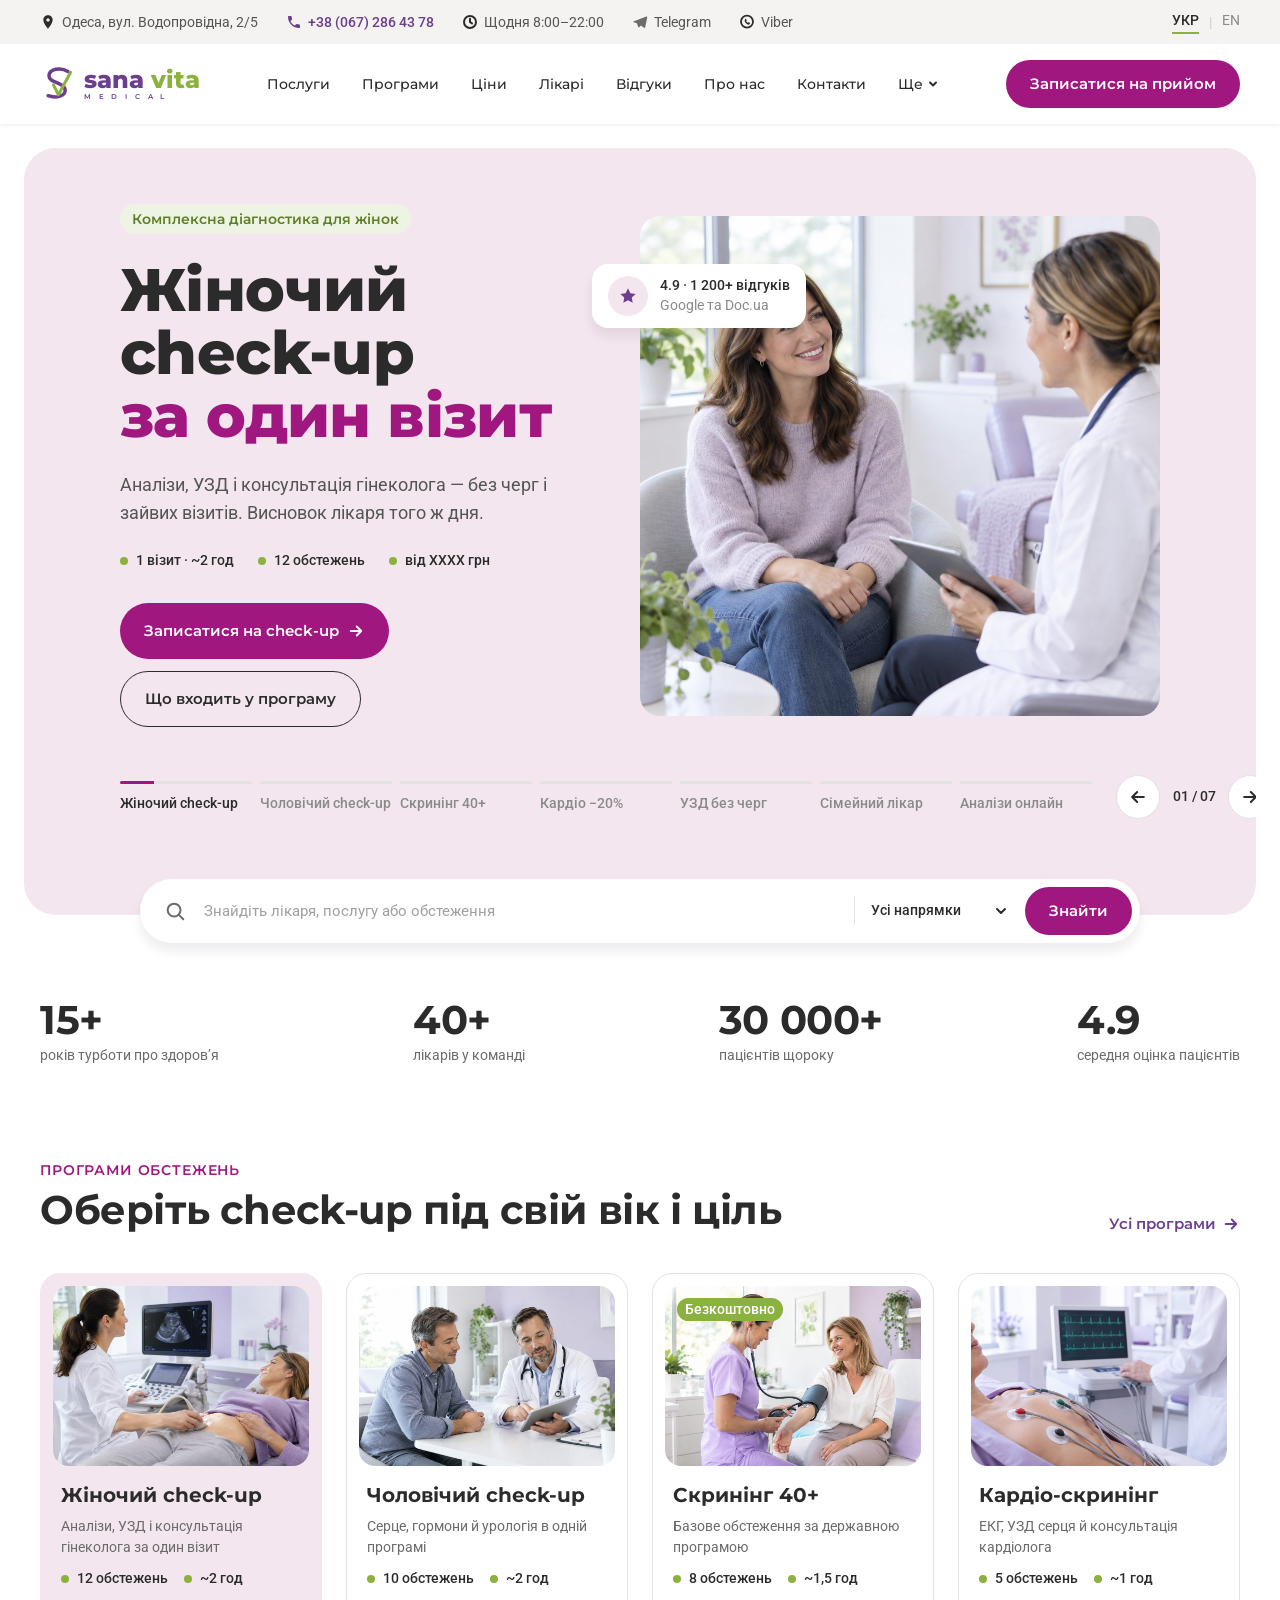
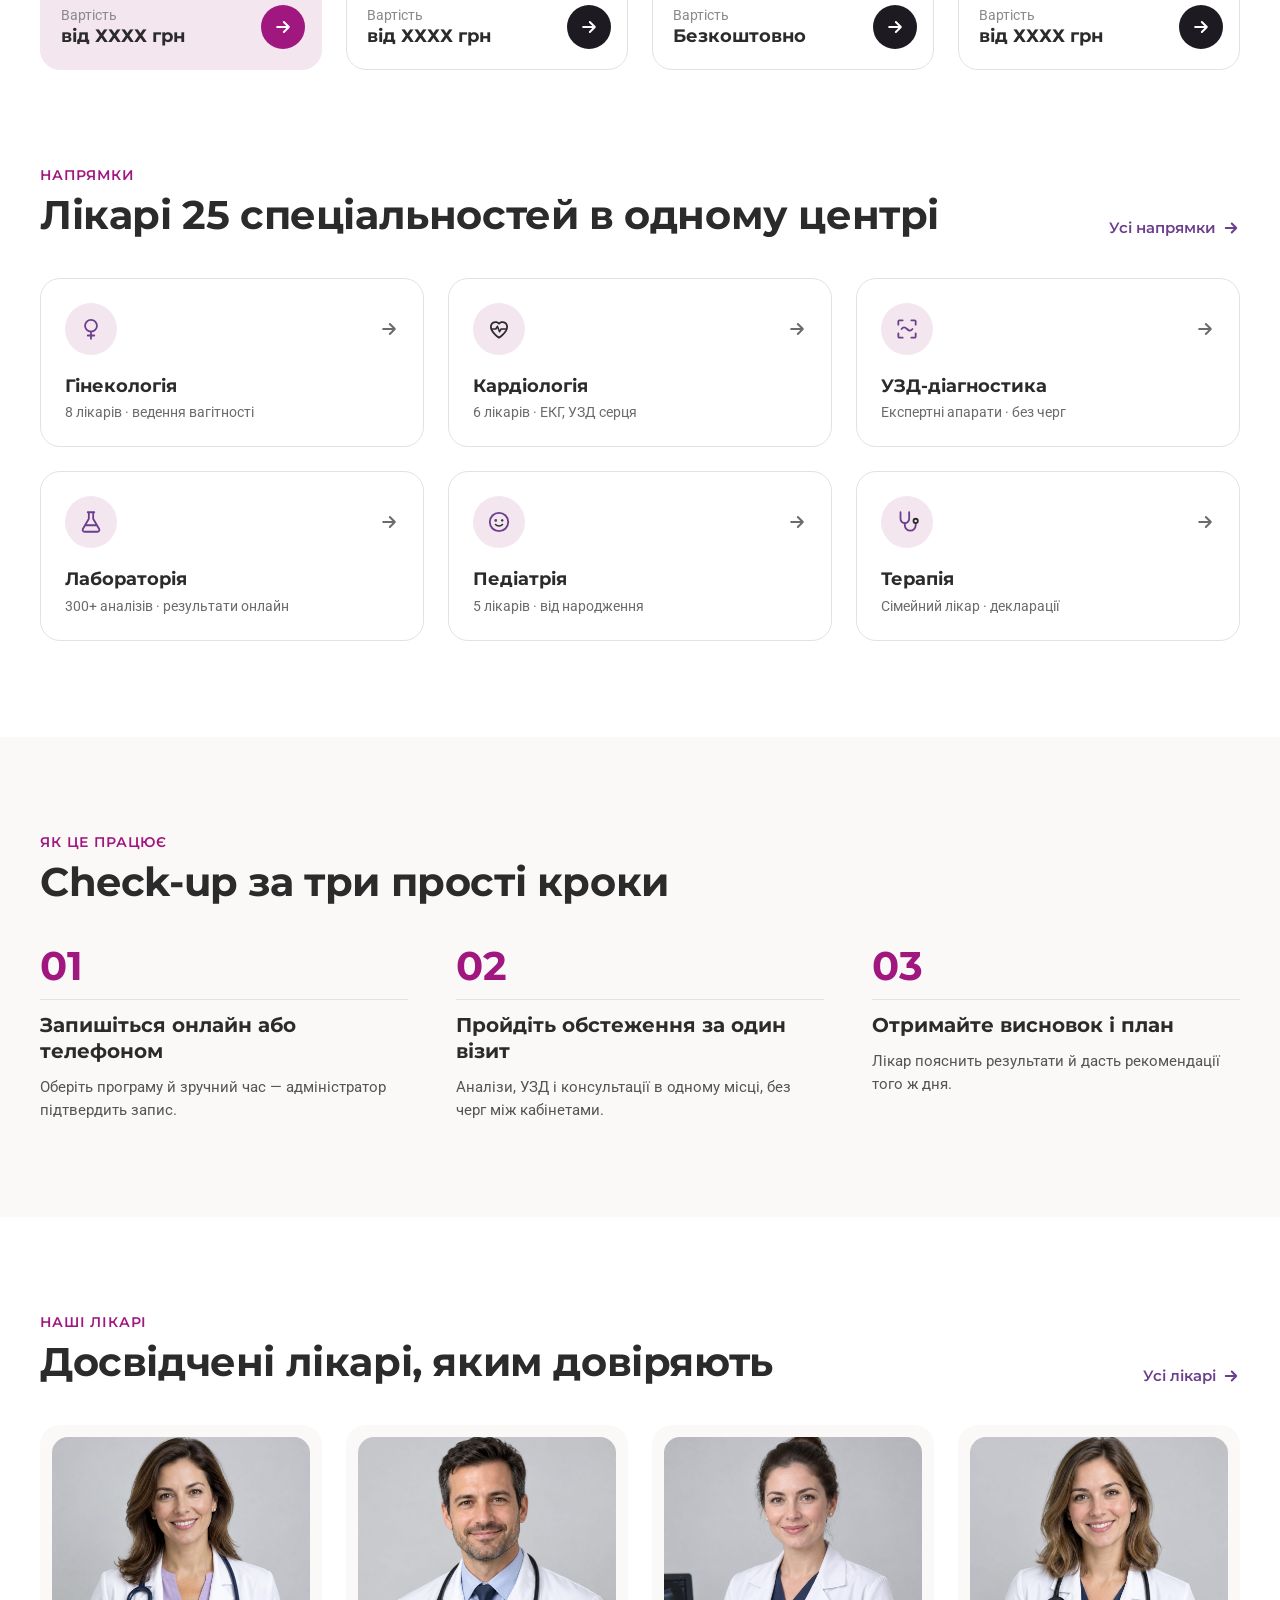
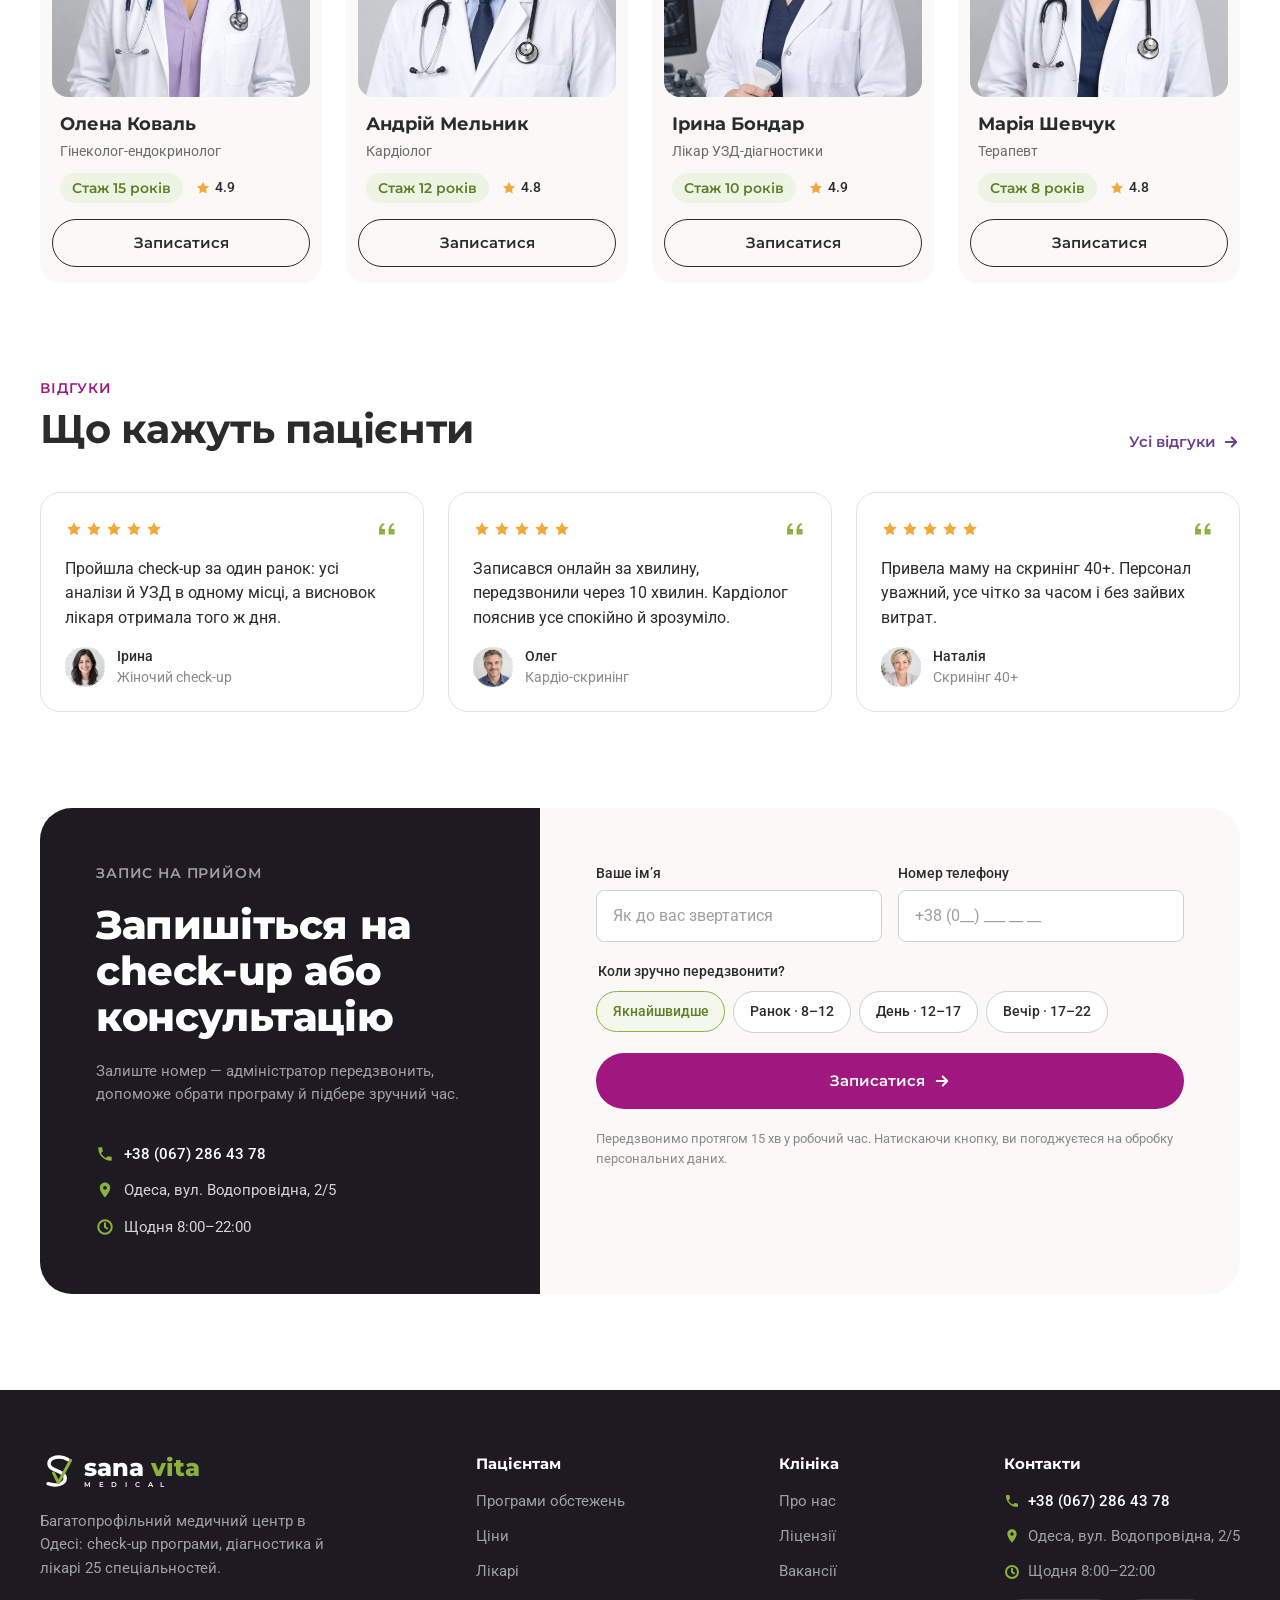
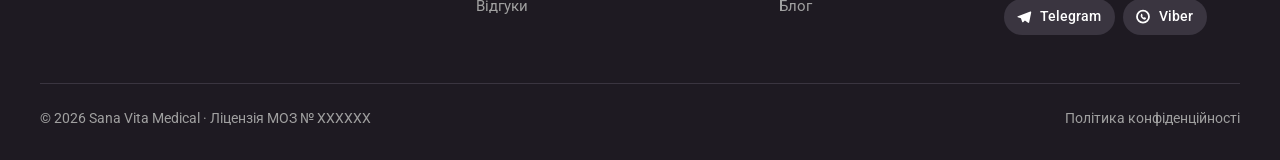
<file: sana-vita/index.html>
<!DOCTYPE html>
<html lang="uk">
<head>
  <meta charset="UTF-8">
  <meta name="viewport" content="width=device-width, initial-scale=1.0, viewport-fit=cover">
  <title>Sana Vita Medical — багатопрофільний медичний центр в Одесі</title>
  <meta name="description" content="Check-up програми, УЗД-діагностика, лабораторія й лікарі 25 спеціальностей в одному центрі. Одеса, вул. Водопровідна, 2/5.">
  <meta name="theme-color" content="#A0177F">
  <link rel="icon" href="assets/icons/logo-mark.svg" type="image/svg+xml">
  <meta property="og:type" content="website">
  <meta property="og:site_name" content="Sana Vita Medical">
  <meta property="og:locale" content="uk_UA">
  <meta property="og:title" content="Sana Vita Medical — check-up за один візит">
  <meta property="og:description" content="Аналізи, УЗД і консультації лікарів без черг. Висновок того ж дня.">
  <link rel="preconnect" href="https://fonts.googleapis.com">
  <link rel="preconnect" href="https://fonts.gstatic.com" crossorigin>
  <link href="https://fonts.googleapis.com/css2?family=Montserrat:wght@500;600;700;800&family=Roboto:wght@400;500&display=swap" rel="stylesheet">
  <link rel="stylesheet" href="styles.css">
</head>
<body>
  <a class="skip-link" href="#main">Перейти до змісту</a>

  <!-- Utility bar (desktop) -->
  <div class="utility">
    <div class="container utility__inner">
      <ul class="utility__contacts">
        <li><img src="assets/icons/util-pin.svg" width="16" height="16" alt="">Одеса, вул. Водопровідна, 2/5</li>
        <li><img src="assets/icons/util-phone.svg" width="16" height="16" alt=""><a class="utility__phone" href="tel:+380672864378">+38 (067) 286 43 78</a></li>
        <li><img src="assets/icons/util-clock.svg" width="16" height="16" alt="">Щодня 8:00–22:00</li>
        <li><img src="assets/icons/util-telegram.svg" width="16" height="16" alt=""><a href="#" data-stub>Telegram</a></li>
        <li><img src="assets/icons/util-viber.svg" width="16" height="16" alt=""><a href="#" data-stub>Viber</a></li>
      </ul>
      <div class="lang" role="group" aria-label="Мова сайту">
        <button class="lang__item is-active" aria-pressed="true">УКР</button>
        <span class="lang__sep" aria-hidden="true">|</span>
        <button class="lang__item" aria-pressed="false">EN</button>
      </div>
    </div>
  </div>

  <!-- Header -->
  <header class="header" id="top">
    <div class="container header__inner">
      <a class="logo" href="#top" aria-label="Sana Vita Medical — на головну">
        <img class="logo__mark" src="assets/icons/logo-mark.svg" width="36" height="36" alt="">
        <span class="logo__word">
          <span class="logo__name">sana <span class="logo__accent">vita</span></span>
          <span class="logo__sub">MEDICAL</span>
        </span>
      </a>
      <nav class="nav" aria-label="Головне меню">
        <a href="#directions">Послуги</a>
        <a href="#programs">Програми</a>
        <a href="#programs">Ціни</a>
        <a href="#doctors">Лікарі</a>
        <a href="#reviews">Відгуки</a>
        <a href="#how">Про нас</a>
        <a href="#footer">Контакти</a>
        <button class="nav__more" type="button" aria-expanded="false" aria-controls="more-menu">Ще <img src="assets/icons/chevron-nav.svg" width="12" height="12" alt=""></button>
        <div class="nav__dropdown" id="more-menu" hidden>
          <a href="#footer">Ліцензії</a>
          <a href="#footer">Вакансії</a>
          <a href="#footer">Блог</a>
        </div>
      </nav>
      <a class="btn btn--primary btn--s header__cta" href="#booking">Записатися на прийом</a>
      <div class="header__mobile">
        <a class="icon-btn icon-btn--soft" href="tel:+380672864378" aria-label="Зателефонувати"><img src="assets/icons/m-phone.svg" width="17" height="17" alt=""></a>
        <button class="icon-btn" type="button" id="burger" aria-label="Відкрити меню" aria-expanded="false" aria-controls="drawer"><img src="assets/icons/m-burger.svg" width="18" height="12" alt=""></button>
      </div>
    </div>
  </header>

  <!-- Mobile drawer -->
  <div class="drawer" id="drawer" hidden>
    <nav class="drawer__nav" aria-label="Мобільне меню">
      <a href="#directions">Послуги</a>
      <a href="#programs">Програми й ціни</a>
      <a href="#doctors">Лікарі</a>
      <a href="#reviews">Відгуки</a>
      <a href="#how">Як це працює</a>
      <a href="#footer">Контакти</a>
    </nav>
    <div class="drawer__contacts">
      <a href="tel:+380672864378"><img src="assets/icons/util-phone.svg" width="16" height="16" alt="">+38 (067) 286 43 78</a>
      <span><img src="assets/icons/util-pin.svg" width="16" height="16" alt="">Одеса, вул. Водопровідна, 2/5</span>
      <span><img src="assets/icons/util-clock.svg" width="16" height="16" alt="">Щодня 8:00–22:00</span>
    </div>
    <a class="btn btn--primary btn--m btn--block" href="#booking">Записатися на прийом</a>
  </div>

  <main id="main">
    <!-- Hero -->
    <section class="hero" aria-roledescription="карусель" aria-label="Програми та акції">
      <div class="hero__card">
        <div class="hero__track" id="hero-track" tabindex="-1">
          <!-- 1 -->
          <article class="slide" aria-roledescription="слайд" aria-label="1 з 7">
            <div class="slide__content">
              <span class="chip"><span class="d-only">Комплексна діагностика для жінок</span><span class="m-only">Діагностика для жінок</span></span>
              <h1 class="slide__title"><span>Жіночий check-up</span> <span class="accent">за один візит</span></h1>
              <p class="slide__text">Аналізи, УЗД і консультація гінеколога — без черг і зайвих візитів. Висновок лікаря того ж дня.</p>
              <ul class="facts"><li>1 візит · ~2 год</li><li>12 обстежень</li><li>від ХХХХ грн</li></ul>
              <div class="slide__actions">
                <a class="btn btn--primary btn--l" href="#booking" data-program="Жіночий check-up">Записатися на check-up <img src="assets/icons/arrow-white.svg" width="18" height="18" alt=""></a>
                <a class="btn btn--secondary btn--l" href="#programs">Що входить у програму</a>
              </div>
            </div>
            <div class="slide__photo">
              <img src="assets/img/hero-women.jpg" width="520" height="500" alt="Пацієнтка на консультації в лікарки">
              <div class="badge"><span class="badge__icon"><img src="assets/icons/star-badge.svg" width="20" height="20" alt=""></span><span><b>4.9 · 1 200+ відгуків</b><small>Google та Doc.ua</small></span></div>
            </div>
          </article>
          <!-- 2 -->
          <article class="slide" aria-roledescription="слайд" aria-label="2 з 7">
            <div class="slide__content">
              <span class="chip">Для чоловіків 30+</span>
              <h2 class="slide__title"><span>Check-up</span> <span class="accent">для чоловіків</span></h2>
              <p class="slide__text">Одна програма замість пʼяти окремих візитів: аналізи, ЕКГ, УЗД і консультації профільних лікарів.</p>
              <ul class="facts"><li>1 візит · ~2 год</li><li>10 обстежень</li><li>від ХХХХ грн</li></ul>
              <div class="slide__actions">
                <a class="btn btn--primary btn--l" href="#booking" data-program="Чоловічий check-up">Записатися на check-up <img src="assets/icons/arrow-white.svg" width="18" height="18" alt=""></a>
                <a class="btn btn--secondary btn--l" href="#programs">Що входить у програму</a>
              </div>
            </div>
            <div class="slide__photo">
              <img src="assets/img/prog-men.jpg" width="520" height="500" alt="Лікар пояснює пацієнту результати обстеження" loading="lazy">
              <div class="badge"><span class="badge__icon"><img src="assets/icons/shield.svg" width="20" height="20" alt=""></span><span><b>Висновок того ж дня</b><small>Від лікаря-терапевта</small></span></div>
            </div>
          </article>
          <!-- 3 -->
          <article class="slide" aria-roledescription="слайд" aria-label="3 з 7">
            <div class="slide__content">
              <span class="chip">Державна програма</span>
              <h2 class="slide__title"><span>Скринінг 40+</span> <span class="accent">безкоштовно</span></h2>
              <p class="slide__text">Базове обстеження для людей від 40 років: тиск, цукор, холестерин, ЕКГ і консультація лікаря.</p>
              <ul class="facts"><li>~1,5 год</li><li>8 обстежень</li><li>0 грн</li></ul>
              <div class="slide__actions">
                <a class="btn btn--primary btn--l" href="#booking" data-program="Скринінг 40+">Перевірити, чи я маю право <img src="assets/icons/arrow-white.svg" width="18" height="18" alt=""></a>
                <a class="btn btn--secondary btn--l" href="#programs">Умови програми</a>
              </div>
            </div>
            <div class="slide__photo">
              <img src="assets/img/prog-screening.jpg" width="520" height="500" alt="Медсестра вимірює тиск пацієнтці" loading="lazy">
              <div class="badge"><span class="badge__icon"><img src="assets/icons/shield.svg" width="20" height="20" alt=""></span><span><b>Без направлення</b><small>Достатньо декларації</small></span></div>
            </div>
          </article>
          <!-- 4 -->
          <article class="slide" aria-roledescription="слайд" aria-label="4 з 7">
            <div class="slide__content">
              <span class="chip">Акція до 30 листопада</span>
              <h2 class="slide__title"><span>Кардіо-скринінг</span> <span class="accent">зі знижкою 20%</span></h2>
              <p class="slide__text">ЕКГ, УЗД серця й консультація кардіолога. Знижка діє на повну програму.</p>
              <ul class="facts"><li>~1 год</li><li>5 обстежень</li><li>від ХХХХ грн</li></ul>
              <div class="slide__actions">
                <a class="btn btn--primary btn--l" href="#booking" data-program="Кардіо-скринінг">Записатися зі знижкою <img src="assets/icons/arrow-white.svg" width="18" height="18" alt=""></a>
                <a class="btn btn--secondary btn--l" href="#programs">Деталі акції</a>
              </div>
            </div>
            <div class="slide__photo">
              <img src="assets/img/prog-cardio.jpg" width="520" height="500" alt="Пацієнт на ЕКГ" loading="lazy">
              <div class="badge"><span class="badge__icon"><img src="assets/icons/badge-heart.svg" width="20" height="20" alt=""></span><span><b>−20% на програму</b><small>До 30 листопада</small></span></div>
            </div>
          </article>
          <!-- 5 -->
          <article class="slide" aria-roledescription="слайд" aria-label="5 з 7">
            <div class="slide__content">
              <span class="chip">Апарати експертного класу</span>
              <h2 class="slide__title"><span>УЗД без черг</span> <span class="accent">запис на сьогодні</span></h2>
              <p class="slide__text">Усі види УЗД-діагностики з висновком лікаря одразу після обстеження.</p>
              <ul class="facts"><li>від 20 хв</li><li>30+ видів УЗД</li><li>від ХХХ грн</li></ul>
              <div class="slide__actions">
                <a class="btn btn--primary btn--l" href="#booking" data-program="УЗД-діагностика">Обрати вид УЗД <img src="assets/icons/arrow-white.svg" width="18" height="18" alt=""></a>
                <a class="btn btn--secondary btn--l" href="#directions">Ціни на УЗД</a>
              </div>
            </div>
            <div class="slide__photo">
              <img src="assets/img/prog-women.jpg" width="520" height="500" alt="Лікарка проводить УЗД" loading="lazy">
              <div class="badge"><span class="badge__icon"><img src="assets/icons/calendar.svg" width="20" height="20" alt=""></span><span><b>Є вікна сьогодні</b><small>14:30 · 16:00 · 18:15</small></span></div>
            </div>
          </article>
          <!-- 6 -->
          <article class="slide" aria-roledescription="слайд" aria-label="6 з 7">
            <div class="slide__content">
              <span class="chip">Безкоштовно за програмою НСЗУ</span>
              <h2 class="slide__title"><span>Сімейний лікар</span> <span class="accent">для всієї родини</span></h2>
              <p class="slide__text">Укладіть декларацію онлайн за 5 хвилин: терапевт і педіатр поруч із домом.</p>
              <ul class="facts"><li>Онлайн за 5 хв</li><li>Дорослі й діти</li><li>0 грн</li></ul>
              <div class="slide__actions">
                <a class="btn btn--primary btn--l" href="#booking" data-program="Сімейний лікар">Укласти декларацію <img src="assets/icons/arrow-white.svg" width="18" height="18" alt=""></a>
                <a class="btn btn--secondary btn--l" href="#doctors">Обрати лікаря</a>
              </div>
            </div>
            <div class="slide__photo">
              <img src="assets/img/hero-family.jpg" width="520" height="500" alt="Лікарка розмовляє з родиною" loading="lazy">
              <div class="badge"><span class="badge__icon"><img src="assets/icons/badge-child.svg" width="20" height="20" alt=""></span><span><b>Е-направлення й рецепти</b><small>Без черг у реєстратурі</small></span></div>
            </div>
          </article>
          <!-- 7 -->
          <article class="slide" aria-roledescription="слайд" aria-label="7 з 7">
            <div class="slide__content">
              <span class="chip">Власна лабораторія</span>
              <h2 class="slide__title"><span>Аналізи онлайн</span> <span class="accent">за 24 години</span></h2>
              <p class="slide__text">300+ аналізів без попереднього запису. Результати в особистому кабінеті вже за 24 години.</p>
              <ul class="facts"><li>Без запису</li><li>300+ аналізів</li><li>від ХХ грн</li></ul>
              <div class="slide__actions">
                <a class="btn btn--primary btn--l" href="#booking" data-program="Аналізи">Обрати аналізи <img src="assets/icons/arrow-white.svg" width="18" height="18" alt=""></a>
                <a class="btn btn--secondary btn--l" href="#directions">Підготовка до аналізів</a>
              </div>
            </div>
            <div class="slide__photo">
              <img src="assets/img/hero-lab.jpg" width="520" height="500" alt="Лаборантка працює з пробірками" loading="lazy">
              <div class="badge"><span class="badge__icon"><img src="assets/icons/badge-flask.svg" width="20" height="20" alt=""></span><span><b>Результати за 24 год</b><small>В особистому кабінеті</small></span></div>
            </div>
          </article>
        </div>

        <div class="slider-nav">
          <div class="tabs" role="tablist" aria-label="Слайди">
            <button class="tab" role="tab" type="button"><span class="tab__track"><span class="tab__progress"></span></span><span class="tab__label">Жіночий check-up</span></button>
            <button class="tab" role="tab" type="button"><span class="tab__track"><span class="tab__progress"></span></span><span class="tab__label">Чоловічий check-up</span></button>
            <button class="tab" role="tab" type="button"><span class="tab__track"><span class="tab__progress"></span></span><span class="tab__label">Скринінг 40+</span></button>
            <button class="tab" role="tab" type="button"><span class="tab__track"><span class="tab__progress"></span></span><span class="tab__label">Кардіо −20%</span></button>
            <button class="tab" role="tab" type="button"><span class="tab__track"><span class="tab__progress"></span></span><span class="tab__label">УЗД без черг</span></button>
            <button class="tab" role="tab" type="button"><span class="tab__track"><span class="tab__progress"></span></span><span class="tab__label">Сімейний лікар</span></button>
            <button class="tab" role="tab" type="button"><span class="tab__track"><span class="tab__progress"></span></span><span class="tab__label">Аналізи онлайн</span></button>
          </div>
          <p class="slider-nav__mobile-label"><span class="slider-nav__mobile-count" id="hero-count-m">1 / 7</span> <span id="hero-label-m">Жіночий check-up</span></p>
          <div class="controls">
            <button class="round-btn controls__arrow" type="button" id="hero-prev" aria-label="Попередній слайд"><img src="assets/icons/arrow-left.svg" width="20" height="20" alt=""></button>
            <span class="controls__count" id="hero-count" aria-live="polite">01 / 07</span>
            <button class="round-btn controls__arrow" type="button" id="hero-next" aria-label="Наступний слайд"><img src="assets/icons/arrow-right.svg" width="20" height="20" alt=""></button>
            <button class="round-btn" type="button" id="hero-pause" aria-label="Зупинити автопрокрутку" aria-pressed="false">
              <img class="ic-pause" src="assets/icons/pause.svg" width="20" height="20" alt="">
              <svg class="ic-play" width="20" height="20" viewBox="0 0 20 20" aria-hidden="true"><path d="M6 4.5v11l9-5.5z" fill="#2B2B2B"/></svg>
            </button>
          </div>
        </div>
      </div>

      <form class="search" id="search" role="search" autocomplete="off">
        <img class="search__icon" src="assets/icons/search.svg" width="22" height="22" alt="">
        <label class="visually-hidden" for="search-input">Пошук лікаря, послуги або обстеження</label>
        <input class="search__input" id="search-input" type="search" placeholder="Знайдіть лікаря, послугу або обстеження" data-placeholder-m="Лікар або послуга">
        <span class="search__divider" aria-hidden="true"></span>
        <label class="search__select">
          <span class="visually-hidden">Напрямок</span>
          <select id="search-dir">
            <option value="">Усі напрямки</option>
            <option>Гінекологія</option>
            <option>Кардіологія</option>
            <option>УЗД-діагностика</option>
            <option>Лабораторія</option>
            <option>Педіатрія</option>
            <option>Терапія</option>
          </select>
          <img src="assets/icons/chevron-select.svg" width="16" height="16" alt="">
        </label>
        <button class="btn btn--primary btn--s search__btn" type="submit"><span class="search__btn-label">Знайти</span><svg class="search__btn-icon" width="20" height="20" viewBox="0 0 22 22" aria-hidden="true"><circle cx="10" cy="10" r="6.5" fill="none" stroke="#fff" stroke-width="2"/><path d="m15 15 4 4" stroke="#fff" stroke-width="2" stroke-linecap="round"/></svg></button>
        <div class="search__results" id="search-results" role="listbox" hidden></div>
      </form>
    </section>

    <!-- Trust stats -->
    <section class="stats container" aria-label="Sana Vita в цифрах">
      <div class="stat"><b>15+</b><span><span class="d-only">років турботи про здоровʼя</span><span class="m-only">років</span></span></div>
      <div class="stat"><b>40+</b><span><span class="d-only">лікарів у команді</span><span class="m-only">лікарів</span></span></div>
      <div class="stat"><b>30 000+</b><span><span class="d-only">пацієнтів щороку</span><span class="m-only">пацієнтів</span></span></div>
      <div class="stat stat--desktop"><b>4.9</b><span>середня оцінка пацієнтів</span></div>
    </section>

    <!-- Programs -->
    <section class="section container" id="programs">
      <div class="section-head">
        <div>
          <p class="overline">Програми обстежень</p>
          <h2 class="section-title">Оберіть check-up під свій вік і ціль</h2>
        </div>
        <a class="link-arrow" href="#booking">Усі програми <img src="assets/icons/link-arrow.svg" width="18" height="18" alt=""></a>
      </div>
      <div class="cards-row" data-scroll-row>
        <article class="program program--featured">
          <div class="program__img"><img src="assets/img/prog-women.jpg" width="257" height="180" alt="УЗД-обстеження пацієнтки" loading="lazy"></div>
          <div class="program__body">
            <h3 class="card-title">Жіночий check-up</h3>
            <p class="muted-s">Аналізи, УЗД і консультація гінеколога за один візит</p>
            <ul class="facts facts--wrap"><li>12 обстежень</li><li>~2 год</li></ul>
          </div>
          <div class="program__foot">
            <div class="price"><small>Вартість</small><b>від ХХХХ грн</b></div>
            <a class="go go--brand" href="#booking" data-program="Жіночий check-up" aria-label="Записатися на жіночий check-up"><img src="assets/icons/card-arrow.svg" width="20" height="20" alt=""></a>
          </div>
        </article>
        <article class="program">
          <div class="program__img"><img src="assets/img/prog-men.jpg" width="257" height="180" alt="Лікар консультує пацієнта" loading="lazy"></div>
          <div class="program__body">
            <h3 class="card-title">Чоловічий check-up</h3>
            <p class="muted-s">Серце, гормони й урологія в одній програмі</p>
            <ul class="facts facts--wrap"><li>10 обстежень</li><li>~2 год</li></ul>
          </div>
          <div class="program__foot">
            <div class="price"><small>Вартість</small><b>від ХХХХ грн</b></div>
            <a class="go" href="#booking" data-program="Чоловічий check-up" aria-label="Записатися на чоловічий check-up"><img src="assets/icons/card-arrow.svg" width="20" height="20" alt=""></a>
          </div>
        </article>
        <article class="program">
          <div class="program__img"><img src="assets/img/prog-screening.jpg" width="257" height="180" alt="Вимірювання тиску" loading="lazy"><span class="program__badge">Безкоштовно</span></div>
          <div class="program__body">
            <h3 class="card-title">Скринінг 40+</h3>
            <p class="muted-s">Базове обстеження за державною програмою</p>
            <ul class="facts facts--wrap"><li>8 обстежень</li><li>~1,5 год</li></ul>
          </div>
          <div class="program__foot">
            <div class="price"><small>Вартість</small><b>Безкоштовно</b></div>
            <a class="go" href="#booking" data-program="Скринінг 40+" aria-label="Записатися на скринінг 40+"><img src="assets/icons/card-arrow.svg" width="20" height="20" alt=""></a>
          </div>
        </article>
        <article class="program">
          <div class="program__img"><img src="assets/img/prog-cardio.jpg" width="257" height="180" alt="ЕКГ-обстеження" loading="lazy"></div>
          <div class="program__body">
            <h3 class="card-title">Кардіо-скринінг</h3>
            <p class="muted-s">ЕКГ, УЗД серця й консультація кардіолога</p>
            <ul class="facts facts--wrap"><li>5 обстежень</li><li>~1 год</li></ul>
          </div>
          <div class="program__foot">
            <div class="price"><small>Вартість</small><b>від ХХХХ грн</b></div>
            <a class="go" href="#booking" data-program="Кардіо-скринінг" aria-label="Записатися на кардіо-скринінг"><img src="assets/icons/card-arrow.svg" width="20" height="20" alt=""></a>
          </div>
        </article>
      </div>
    </section>

    <!-- Directions -->
    <section class="section container" id="directions">
      <div class="section-head">
        <div>
          <p class="overline">Напрямки</p>
          <h2 class="section-title"><span class="d-only">Лікарі 25 спеціальностей в одному центрі</span><span class="m-only">25 спеціальностей в одному центрі</span></h2>
        </div>
        <a class="link-arrow" href="#doctors">Усі напрямки <img src="assets/icons/link-arrow.svg" width="18" height="18" alt=""></a>
      </div>
      <div class="tiles">
        <a class="tile" href="#booking" data-program="Гінекологія">
          <span class="tile__top"><span class="tile__icon"><img src="assets/icons/female.svg" width="26" height="26" alt=""></span><img src="assets/icons/tile-arrow.svg" width="20" height="20" alt=""></span>
          <span class="tile__title">Гінекологія</span>
          <span class="muted-s"><span class="d-only">8 лікарів · ведення вагітності</span><span class="m-only">8 лікарів</span></span>
        </a>
        <a class="tile" href="#booking" data-program="Кардіологія">
          <span class="tile__top"><span class="tile__icon"><img src="assets/icons/heart.svg" width="26" height="26" alt=""></span><img src="assets/icons/tile-arrow.svg" width="20" height="20" alt=""></span>
          <span class="tile__title">Кардіологія</span>
          <span class="muted-s"><span class="d-only">6 лікарів · ЕКГ, УЗД серця</span><span class="m-only">6 лікарів</span></span>
        </a>
        <a class="tile" href="#booking" data-program="УЗД-діагностика">
          <span class="tile__top"><span class="tile__icon"><img src="assets/icons/scan.svg" width="26" height="26" alt=""></span><img src="assets/icons/tile-arrow.svg" width="20" height="20" alt=""></span>
          <span class="tile__title"><span class="d-only">УЗД-діагностика</span><span class="m-only">УЗД</span></span>
          <span class="muted-s"><span class="d-only">Експертні апарати · без черг</span><span class="m-only">Без черг</span></span>
        </a>
        <a class="tile" href="#booking" data-program="Лабораторія">
          <span class="tile__top"><span class="tile__icon"><img src="assets/icons/flask.svg" width="26" height="26" alt=""></span><img src="assets/icons/tile-arrow.svg" width="20" height="20" alt=""></span>
          <span class="tile__title">Лабораторія</span>
          <span class="muted-s"><span class="d-only">300+ аналізів · результати онлайн</span><span class="m-only">300+ аналізів</span></span>
        </a>
        <a class="tile tile--desktop" href="#booking" data-program="Педіатрія">
          <span class="tile__top"><span class="tile__icon"><img src="assets/icons/child.svg" width="26" height="26" alt=""></span><img src="assets/icons/tile-arrow.svg" width="20" height="20" alt=""></span>
          <span class="tile__title">Педіатрія</span>
          <span class="muted-s">5 лікарів · від народження</span>
        </a>
        <a class="tile tile--desktop" href="#booking" data-program="Терапія">
          <span class="tile__top"><span class="tile__icon"><img src="assets/icons/stethoscope.svg" width="26" height="26" alt=""></span><img src="assets/icons/tile-arrow.svg" width="20" height="20" alt=""></span>
          <span class="tile__title">Терапія</span>
          <span class="muted-s">Сімейний лікар · декларації</span>
        </a>
      </div>
    </section>

    <!-- How it works -->
    <section class="how" id="how">
      <div class="container">
        <div class="section-head">
          <div>
            <p class="overline">Як це працює</p>
            <h2 class="section-title"><span class="d-only">Check-up за три прості кроки</span><span class="m-only">Check-up за три кроки</span></h2>
          </div>
        </div>
        <ol class="steps">
          <li class="step">
            <span class="step__num">01</span>
            <h3 class="step__title">Запишіться онлайн або телефоном</h3>
            <p class="step__text"><span class="d-only">Оберіть програму й зручний час — адміністратор підтвердить запис.</span><span class="m-only">Оберіть програму й зручний час.</span></p>
          </li>
          <li class="step">
            <span class="step__num">02</span>
            <h3 class="step__title">Пройдіть обстеження за один візит</h3>
            <p class="step__text"><span class="d-only">Аналізи, УЗД і консультації в одному місці, без черг між кабінетами.</span><span class="m-only">Усе в одному місці, без черг.</span></p>
          </li>
          <li class="step">
            <span class="step__num">03</span>
            <h3 class="step__title">Отримайте висновок і план</h3>
            <p class="step__text"><span class="d-only">Лікар пояснить результати й дасть рекомендації того ж дня.</span><span class="m-only">Лікар пояснить результати того ж дня.</span></p>
          </li>
        </ol>
      </div>
    </section>

    <!-- Doctors -->
    <section class="section container" id="doctors">
      <div class="section-head">
        <div>
          <p class="overline">Наші лікарі</p>
          <h2 class="section-title"><span class="d-only">Досвідчені лікарі, яким довіряють</span><span class="m-only">Лікарі, яким довіряють</span></h2>
        </div>
        <a class="link-arrow" href="#booking">Усі лікарі <img src="assets/icons/link-arrow.svg" width="18" height="18" alt=""></a>
      </div>
      <div class="cards-row cards-row--doctors" data-scroll-row>
        <article class="doctor">
          <div class="doctor__photo"><img src="assets/img/doc-koval.jpg" width="258" height="260" alt="Олена Коваль" loading="lazy"></div>
          <div class="doctor__info">
            <h3 class="doctor__name">Олена Коваль</h3>
            <p class="muted-s">Гінеколог-ендокринолог</p>
            <div class="doctor__meta"><span class="chip">Стаж 15 років</span><span class="rating"><img src="assets/icons/star-rating.svg" width="16" height="16" alt="">4.9</span></div>
          </div>
          <a class="btn btn--secondary btn--s btn--block" href="#booking" data-program="Гінеколог · Олена Коваль">Записатися</a>
        </article>
        <article class="doctor">
          <div class="doctor__photo"><img src="assets/img/doc-melnyk.jpg" width="258" height="260" alt="Андрій Мельник" loading="lazy"></div>
          <div class="doctor__info">
            <h3 class="doctor__name">Андрій Мельник</h3>
            <p class="muted-s">Кардіолог</p>
            <div class="doctor__meta"><span class="chip">Стаж 12 років</span><span class="rating"><img src="assets/icons/star-rating.svg" width="16" height="16" alt="">4.8</span></div>
          </div>
          <a class="btn btn--secondary btn--s btn--block" href="#booking" data-program="Кардіолог · Андрій Мельник">Записатися</a>
        </article>
        <article class="doctor">
          <div class="doctor__photo"><img src="assets/img/doc-bondar.jpg" width="258" height="260" alt="Ірина Бондар" loading="lazy"></div>
          <div class="doctor__info">
            <h3 class="doctor__name">Ірина Бондар</h3>
            <p class="muted-s">Лікар УЗД-діагностики</p>
            <div class="doctor__meta"><span class="chip">Стаж 10 років</span><span class="rating"><img src="assets/icons/star-rating.svg" width="16" height="16" alt="">4.9</span></div>
          </div>
          <a class="btn btn--secondary btn--s btn--block" href="#booking" data-program="УЗД · Ірина Бондар">Записатися</a>
        </article>
        <article class="doctor">
          <div class="doctor__photo"><img src="assets/img/doc-shevchuk.jpg" width="258" height="260" alt="Марія Шевчук" loading="lazy"></div>
          <div class="doctor__info">
            <h3 class="doctor__name">Марія Шевчук</h3>
            <p class="muted-s">Терапевт</p>
            <div class="doctor__meta"><span class="chip">Стаж 8 років</span><span class="rating"><img src="assets/icons/star-rating.svg" width="16" height="16" alt="">4.8</span></div>
          </div>
          <a class="btn btn--secondary btn--s btn--block" href="#booking" data-program="Терапевт · Марія Шевчук">Записатися</a>
        </article>
      </div>
    </section>

    <!-- Reviews -->
    <section class="section container" id="reviews">
      <div class="section-head">
        <div>
          <p class="overline">Відгуки</p>
          <h2 class="section-title">Що кажуть пацієнти</h2>
        </div>
        <a class="link-arrow" href="#reviews"><span class="d-only">Усі відгуки</span><span class="m-only">Усі</span> <img src="assets/icons/link-arrow.svg" width="18" height="18" alt=""></a>
      </div>
      <div class="cards-row cards-row--reviews" data-scroll-row>
        <figure class="review">
          <div class="review__top"><span class="stars" role="img" aria-label="5 з 5"><img src="assets/icons/star-review.svg" width="18" height="18" alt=""><img src="assets/icons/star-review.svg" width="18" height="18" alt=""><img src="assets/icons/star-review.svg" width="18" height="18" alt=""><img src="assets/icons/star-review.svg" width="18" height="18" alt=""><img src="assets/icons/star-review.svg" width="18" height="18" alt=""></span><img src="assets/icons/quote.svg" width="24" height="24" alt=""></div>
          <blockquote class="review__text">Пройшла check-up за один ранок: усі аналізи й УЗД в одному місці, а висновок лікаря отримала того ж дня.</blockquote>
          <figcaption class="review__author"><img src="assets/img/avatar-iryna.jpg" width="40" height="40" alt="" loading="lazy"><span><b>Ірина</b><small>Жіночий check-up</small></span></figcaption>
        </figure>
        <figure class="review">
          <div class="review__top"><span class="stars" role="img" aria-label="5 з 5"><img src="assets/icons/star-review.svg" width="18" height="18" alt=""><img src="assets/icons/star-review.svg" width="18" height="18" alt=""><img src="assets/icons/star-review.svg" width="18" height="18" alt=""><img src="assets/icons/star-review.svg" width="18" height="18" alt=""><img src="assets/icons/star-review.svg" width="18" height="18" alt=""></span><img src="assets/icons/quote.svg" width="24" height="24" alt=""></div>
          <blockquote class="review__text">Записався онлайн за хвилину, передзвонили через 10 хвилин. Кардіолог пояснив усе спокійно й зрозуміло.</blockquote>
          <figcaption class="review__author"><img src="assets/img/avatar-oleh.jpg" width="40" height="40" alt="" loading="lazy"><span><b>Олег</b><small>Кардіо-скринінг</small></span></figcaption>
        </figure>
        <figure class="review">
          <div class="review__top"><span class="stars" role="img" aria-label="5 з 5"><img src="assets/icons/star-review.svg" width="18" height="18" alt=""><img src="assets/icons/star-review.svg" width="18" height="18" alt=""><img src="assets/icons/star-review.svg" width="18" height="18" alt=""><img src="assets/icons/star-review.svg" width="18" height="18" alt=""><img src="assets/icons/star-review.svg" width="18" height="18" alt=""></span><img src="assets/icons/quote.svg" width="24" height="24" alt=""></div>
          <blockquote class="review__text">Привела маму на скринінг 40+. Персонал уважний, усе чітко за часом і без зайвих витрат.</blockquote>
          <figcaption class="review__author"><img src="assets/img/avatar-natalia.jpg" width="40" height="40" alt="" loading="lazy"><span><b>Наталія</b><small>Скринінг 40+</small></span></figcaption>
        </figure>
      </div>
    </section>

    <!-- Booking -->
    <section class="booking-wrap container" id="booking">
      <div class="booking">
        <div class="booking__info">
          <p class="overline overline--inverse">Запис на прийом</p>
          <h2 class="booking__title">Запишіться на check-up або консультацію</h2>
          <p class="booking__text"><span class="d-only">Залиште номер — адміністратор передзвонить, допоможе обрати програму й підбере зручний час.</span><span class="m-only">Адміністратор передзвонить і підбере зручний час.</span></p>
          <ul class="booking__contacts">
            <li><img src="assets/icons/book-phone.svg" width="18" height="18" alt=""><a href="tel:+380672864378"><b>+38 (067) 286 43 78</b></a></li>
            <li><img src="assets/icons/book-pin.svg" width="18" height="18" alt="">Одеса, вул. Водопровідна, 2/5</li>
            <li><img src="assets/icons/book-clock.svg" width="18" height="18" alt="">Щодня 8:00–22:00</li>
          </ul>
        </div>
        <form class="booking__form" id="booking-form" novalidate>
          <p class="booking__program" id="booking-program" hidden></p>
          <div class="fields">
            <div class="field">
              <label for="f-name">Ваше імʼя</label>
              <input id="f-name" name="name" type="text" placeholder="Як до вас звертатися" autocomplete="given-name" required>
              <span class="field__error" id="f-name-err"></span>
            </div>
            <div class="field">
              <label for="f-phone">Номер телефону</label>
              <input id="f-phone" name="phone" type="tel" inputmode="tel" placeholder="+38 (0__) ___ __ __" autocomplete="tel" required>
              <span class="field__error" id="f-phone-err"></span>
            </div>
          </div>
          <fieldset class="time">
            <legend>Коли зручно передзвонити?</legend>
            <div class="time__chips">
              <label class="time-chip"><input type="radio" name="time" value="asap" checked><span>Якнайшвидше</span></label>
              <label class="time-chip"><input type="radio" name="time" value="morning"><span>Ранок<span class="d-only">&nbsp;· 8–12</span></span></label>
              <label class="time-chip"><input type="radio" name="time" value="day"><span>День<span class="d-only">&nbsp;· 12–17</span></span></label>
              <label class="time-chip"><input type="radio" name="time" value="evening"><span>Вечір<span class="d-only">&nbsp;· 17–22</span></span></label>
            </div>
          </fieldset>
          <button class="btn btn--primary btn--l btn--block" type="submit">Записатися <img src="assets/icons/arrow-white.svg" width="18" height="18" alt=""></button>
          <p class="consent">Передзвонимо протягом 15 хв у робочий час. Натискаючи кнопку, ви погоджуєтеся на обробку персональних даних.</p>
          <div class="booking__success" id="booking-success" hidden tabindex="-1">
            <b>Дякуємо, заявку прийнято!</b>
            <p>Адміністратор передзвонить вам найближчим часом.</p>
          </div>
        </form>
      </div>
    </section>
  </main>

  <!-- Footer -->
  <footer class="footer" id="footer">
    <div class="container">
      <div class="footer__top">
        <div class="footer__brand">
          <a class="logo logo--inverse" href="#top" aria-label="Sana Vita Medical — на головну">
            <img class="logo__mark" src="assets/icons/logo-mark-inverse.svg" width="36" height="36" alt="">
            <span class="logo__word"><span class="logo__name">sana <span class="logo__accent">vita</span></span><span class="logo__sub">MEDICAL</span></span>
          </a>
          <p>Багатопрофільний медичний центр в Одесі: check-up програми, діагностика й лікарі 25 спеціальностей.</p>
        </div>
        <nav class="footer__col" aria-label="Пацієнтам">
          <h3>Пацієнтам</h3>
          <a href="#programs"><span class="d-only">Програми обстежень</span><span class="m-only">Програми</span></a>
          <a href="#programs">Ціни</a>
          <a href="#doctors">Лікарі</a>
          <a href="#reviews">Відгуки</a>
        </nav>
        <nav class="footer__col" aria-label="Клініка">
          <h3>Клініка</h3>
          <a href="#how">Про нас</a>
          <a href="#" data-stub>Ліцензії</a>
          <a href="#" data-stub>Вакансії</a>
          <a href="#" data-stub>Блог</a>
        </nav>
        <div class="footer__col footer__contacts">
          <h3>Контакти</h3>
          <a class="footer__phone" href="tel:+380672864378"><img src="assets/icons/footer-phone.svg" width="16" height="16" alt="">+38 (067) 286 43 78</a>
          <span><img src="assets/icons/footer-pin.svg" width="16" height="16" alt="">Одеса, вул. Водопровідна, 2/5</span>
          <span><img src="assets/icons/footer-clock.svg" width="16" height="16" alt="">Щодня 8:00–22:00</span>
          <div class="messengers">
            <a class="messenger" href="#" data-stub><img src="assets/icons/footer-telegram.svg" width="16" height="16" alt="">Telegram</a>
            <a class="messenger" href="#" data-stub><img src="assets/icons/footer-viber.svg" width="16" height="16" alt="">Viber</a>
          </div>
        </div>
      </div>
      <div class="footer__bottom">
        <p>© 2026 Sana Vita Medical · Ліцензія МОЗ № ХХХХХХ</p>
        <a href="#" data-stub>Політика конфіденційності</a>
      </div>
    </div>
  </footer>

  <!-- Sticky CTA (mobile) -->
  <div class="sticky-cta" id="sticky-cta">
    <a class="btn btn--primary btn--m btn--block" href="#booking">Записатися на прийом</a>
  </div>

  <script src="main.js" defer></script>
</body>
</html>
</file>
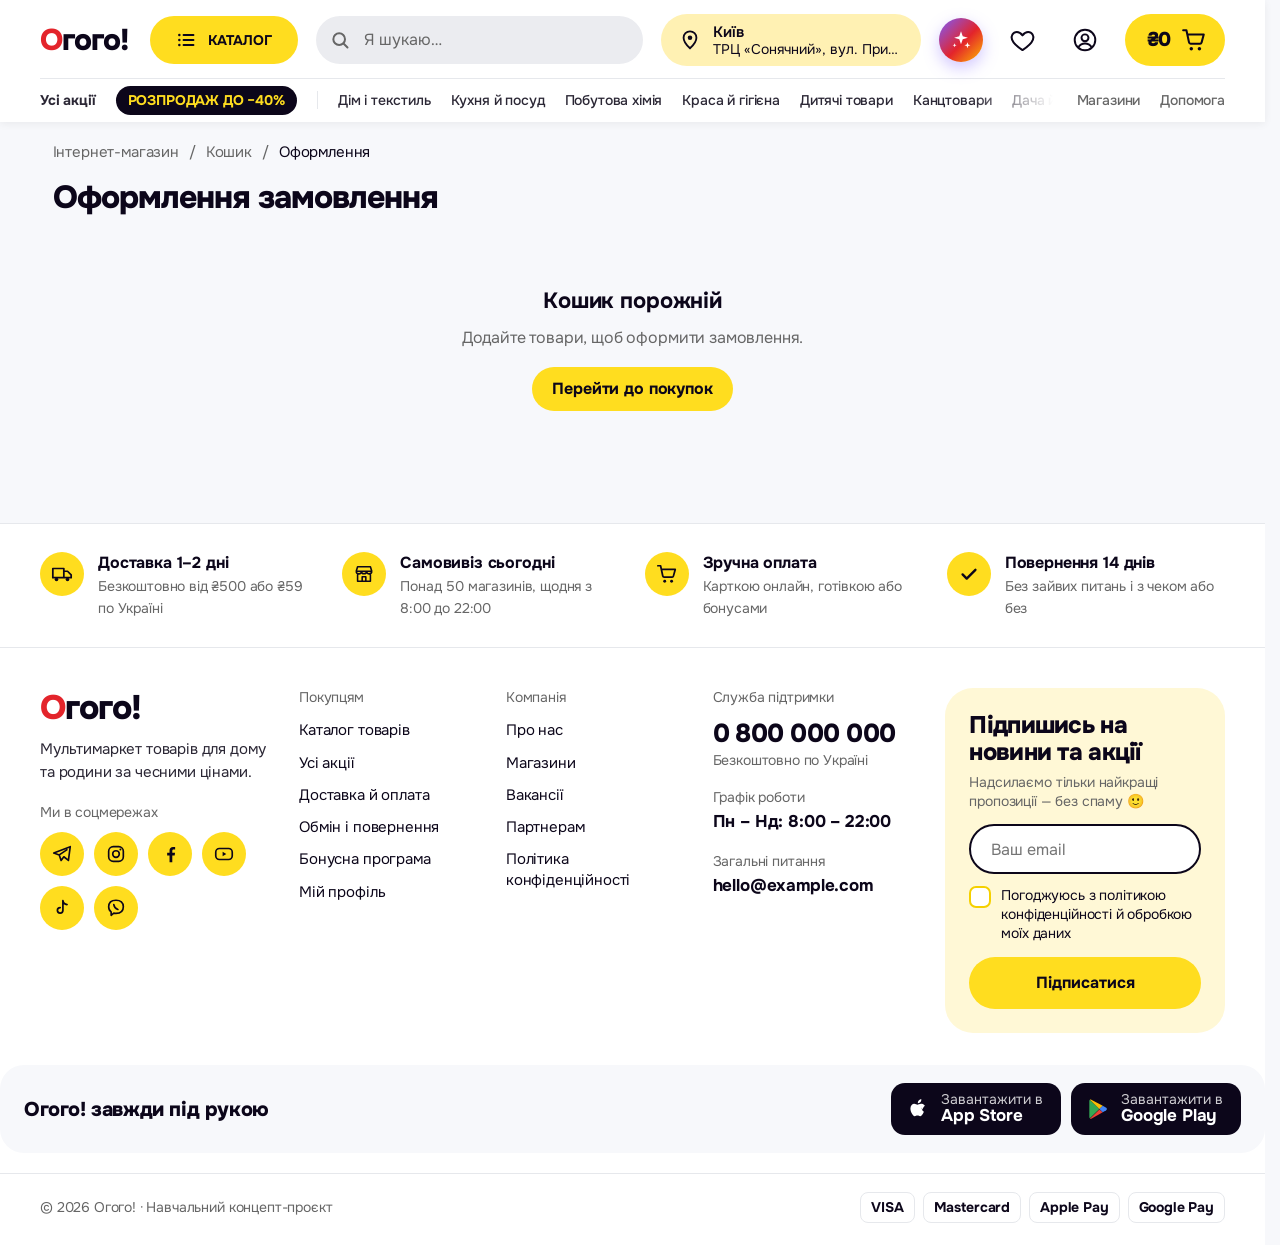
<file: checkout.html>
<!DOCTYPE html>
<html lang="uk">
<head>
  <meta charset="UTF-8">
  <meta name="viewport" content="width=device-width, initial-scale=1.0, viewport-fit=cover">
  <title>Оформлення замовлення — Огого!</title>
  <meta name="description" content="Огого! — товари для дому, кухні, дітей і свят за чесними цінами.">
  <meta name="theme-color" content="#FFDD1F">
  <link rel="icon" href="favicon.svg" type="image/svg+xml">
  <link rel="icon" href="favicon-32.png" sizes="32x32" type="image/png">
  <link rel="apple-touch-icon" href="apple-touch-icon.png">
  <meta property="og:type" content="website">
  <meta property="og:site_name" content="Огого!">
  <meta property="og:locale" content="uk_UA">
  <meta property="og:title" content="Оформлення замовлення — Огого!">
  <meta property="og:description" content="Товари для дому, кухні, дітей і свят зі знижками до −40%. Забрати в магазині за 10 хвилин.">
  <meta property="og:url" content="https://kudrynskyi.github.io/site/checkout.html">
  <meta property="og:image" content="https://kudrynskyi.github.io/site/og.jpg">
  <meta property="og:image:width" content="1200">
  <meta property="og:image:height" content="630">
  <meta property="og:image:alt" content="Огого! — мультимаркет низьких цін">
  <meta name="twitter:card" content="summary_large_image">
  <meta name="twitter:image" content="https://kudrynskyi.github.io/site/og.jpg">
  <link rel="preconnect" href="https://fonts.googleapis.com">
  <link rel="preconnect" href="https://fonts.gstatic.com" crossorigin>
  <link href="https://fonts.googleapis.com/css2?family=Onest:wght@400;500;600;700;800&display=swap" rel="stylesheet">
  <link rel="stylesheet" href="style.css?v=20261125-4">
</head>
<body class="checkout-body">

  <svg width="0" height="0" style="position:absolute" aria-hidden="true">
    <symbol id="i-search" viewBox="0 0 24 24"><circle cx="11" cy="11" r="7" fill="none" stroke="currentColor" stroke-width="2.4"/><path d="M16.5 16.5 21 21" stroke="currentColor" stroke-width="2.4" stroke-linecap="round"/></symbol>
    <symbol id="i-cart" viewBox="0 0 24 24"><path d="M2 3h3l2.4 11.2a1.5 1.5 0 0 0 1.5 1.2h8.7a1.5 1.5 0 0 0 1.4-1.1L21 7H6" fill="none" stroke="currentColor" stroke-width="1.9" stroke-linecap="round" stroke-linejoin="round"/><circle cx="9.5" cy="20" r="1.6" fill="currentColor"/><circle cx="17" cy="20" r="1.6" fill="currentColor"/></symbol>
    <symbol id="i-heart" viewBox="0 0 24 24"><path d="M12 20.5s-7.5-4.6-9.3-9.2C1.4 8 3.5 4.5 7 4.5c2 0 3.6 1.1 5 2.9 1.4-1.8 3-2.9 5-2.9 3.5 0 5.6 3.5 4.3 6.8C19.5 15.9 12 20.5 12 20.5Z" fill="none" stroke="currentColor" stroke-width="1.8" stroke-linejoin="round"/></symbol>
    <symbol id="i-heart-fill" viewBox="0 0 24 24"><path d="M12 20.5s-7.5-4.6-9.3-9.2C1.4 8 3.5 4.5 7 4.5c2 0 3.6 1.1 5 2.9 1.4-1.8 3-2.9 5-2.9 3.5 0 5.6 3.5 4.3 6.8C19.5 15.9 12 20.5 12 20.5Z" fill="currentColor"/></symbol>
    <symbol id="i-user" viewBox="0 0 24 24"><circle cx="12" cy="12" r="9.5" fill="none" stroke="currentColor" stroke-width="1.8"/><circle cx="12" cy="10" r="3.2" fill="none" stroke="currentColor" stroke-width="1.8"/><path d="M6 18.5c1.4-2.2 3.5-3.3 6-3.3s4.6 1.1 6 3.3" fill="none" stroke="currentColor" stroke-width="1.8"/></symbol>
    <symbol id="i-burger" viewBox="0 0 24 24"><path d="M3 6h18M3 12h18M3 18h18" stroke="currentColor" stroke-width="2" stroke-linecap="round"/></symbol>
    <symbol id="i-grid" viewBox="0 0 24 24"><g fill="none" stroke="currentColor" stroke-width="2"><rect x="3.5" y="3.5" width="7" height="7" rx="2"/><rect x="13.5" y="3.5" width="7" height="7" rx="2"/><rect x="3.5" y="13.5" width="7" height="7" rx="2"/><rect x="13.5" y="13.5" width="7" height="7" rx="2"/></g></symbol>
    <symbol id="i-list" viewBox="0 0 24 24"><g stroke="currentColor" stroke-width="2.2" stroke-linecap="round"><path d="M9 6h12M9 12h12M9 18h12"/><path d="M4 6h.01M4 12h.01M4 18h.01" stroke-width="3"/></g></symbol>
    <symbol id="i-home" viewBox="0 0 24 24"><path d="M3.5 10.5 12 3.5l8.5 7V20a1 1 0 0 1-1 1h-5v-6h-5v6h-5a1 1 0 0 1-1-1Z" fill="none" stroke="currentColor" stroke-width="1.9" stroke-linejoin="round"/></symbol>
    <symbol id="i-pin" viewBox="0 0 24 24"><path d="M12 21s7-6.3 7-11.5A7 7 0 0 0 5 9.5C5 14.7 12 21 12 21Z" fill="none" stroke="currentColor" stroke-width="2"/><circle cx="12" cy="9.5" r="2.5" fill="currentColor"/></symbol>
    <symbol id="i-star" viewBox="0 0 24 24"><path d="m12 2.8 2.8 5.9 6.4.8-4.7 4.4 1.2 6.4L12 17.2l-5.7 3.1 1.2-6.4-4.7-4.4 6.4-.8Z" fill="currentColor"/></symbol>
    <symbol id="i-comment" viewBox="0 0 24 24"><path d="M4 5h16v11H9l-5 4Z" fill="none" stroke="currentColor" stroke-width="1.9" stroke-linejoin="round"/></symbol>
    <symbol id="i-close" viewBox="0 0 24 24"><path d="M6 6l12 12M18 6 6 18" stroke="currentColor" stroke-width="2.2" stroke-linecap="round"/></symbol>
    <symbol id="i-sort" viewBox="0 0 24 24"><path d="M3 6h18M6 12h12M9 18h6" stroke="currentColor" stroke-width="2.4" stroke-linecap="round"/></symbol>
    <symbol id="i-filter" viewBox="0 0 24 24"><path d="M3 4h18l-7 8.5V19l-4 2v-8.5Z" fill="none" stroke="currentColor" stroke-width="2" stroke-linejoin="round"/></symbol>
    <symbol id="i-trash" viewBox="0 0 24 24"><path d="M4 7h16M9 7V4h6v3M6 7l1 13h10l1-13" fill="none" stroke="currentColor" stroke-width="1.9" stroke-linecap="round" stroke-linejoin="round"/></symbol>
    <symbol id="i-chevron-left" viewBox="0 0 24 24"><path d="M15 4 7 12l8 8" fill="none" stroke="currentColor" stroke-width="2.4" stroke-linecap="round" stroke-linejoin="round"/></symbol>
    <symbol id="i-arrows" viewBox="0 0 24 24"><path d="m6 6 6 6-6 6M13 6l6 6-6 6" fill="none" stroke="currentColor" stroke-width="2.4" stroke-linecap="round" stroke-linejoin="round"/></symbol>
    <symbol id="i-phone" viewBox="0 0 24 24"><path d="M6.5 3h3l1.5 4.5-2 1.5a11 11 0 0 0 6 6l1.5-2 4.5 1.5v3a2 2 0 0 1-2 2A16 16 0 0 1 4.5 5a2 2 0 0 1 2-2Z" fill="none" stroke="currentColor" stroke-width="1.8" stroke-linejoin="round"/></symbol>
    <symbol id="i-edit" viewBox="0 0 24 24"><path d="M4 20h4L19 9l-4-4L4 16Z M13.5 6.5l4 4" fill="none" stroke="currentColor" stroke-width="1.8" stroke-linejoin="round"/></symbol>
    <symbol id="i-store" viewBox="0 0 24 24"><path d="M3.5 9 5 4h14l1.5 5M3.5 9h17M3.5 9a2.8 2.8 0 0 0 5.7 0 2.8 2.8 0 0 0 5.6 0 2.8 2.8 0 0 0 5.7 0M5 11.5V20h14v-8.5M10 20v-5h4v5" fill="none" stroke="currentColor" stroke-width="1.7" stroke-linejoin="round"/></symbol>
    <symbol id="i-chevron-right" viewBox="0 0 24 24"><path d="m9 5 7 7-7 7" fill="none" stroke="currentColor" stroke-width="2.4" stroke-linecap="round" stroke-linejoin="round"/></symbol>
    <symbol id="i-check" viewBox="0 0 24 24"><path d="m5 12.5 4.5 4.5L19 7.5" fill="none" stroke="currentColor" stroke-width="2.6" stroke-linecap="round" stroke-linejoin="round"/></symbol>
    <symbol id="i-home-fill" viewBox="0 0 24 24"><path d="M3.5 10.5 12 3.5l8.5 7V20a1 1 0 0 1-1 1h-5v-6h-5v6h-5a1 1 0 0 1-1-1Z" fill="currentColor" stroke="currentColor" stroke-width="1.9" stroke-linejoin="round"/></symbol>
    <symbol id="i-grid-fill" viewBox="0 0 24 24"><g fill="currentColor"><rect x="3" y="3" width="8" height="8" rx="2.4"/><rect x="13" y="3" width="8" height="8" rx="2.4"/><rect x="3" y="13" width="8" height="8" rx="2.4"/><rect x="13" y="13" width="8" height="8" rx="2.4"/></g></symbol>
    <symbol id="i-cart-fill" viewBox="0 0 24 24"><path d="M2 3h3l.8 4H21l-1.9 7.3a1.5 1.5 0 0 1-1.4 1.1H8.9a1.5 1.5 0 0 1-1.5-1.2Z" fill="currentColor" stroke="currentColor" stroke-width="1.9" stroke-linecap="round" stroke-linejoin="round"/><circle cx="9.5" cy="20" r="1.8" fill="currentColor"/><circle cx="17" cy="20" r="1.8" fill="currentColor"/></symbol>
    <symbol id="i-user-line" viewBox="0 0 24 24"><circle cx="12" cy="8" r="4" fill="none" stroke="currentColor" stroke-width="1.9"/><path d="M4.5 20.5c1.2-3.6 4-5.5 7.5-5.5s6.3 1.9 7.5 5.5" fill="none" stroke="currentColor" stroke-width="1.9" stroke-linecap="round"/></symbol>
    <symbol id="i-user-fill" viewBox="0 0 24 24"><circle cx="12" cy="8" r="4.4" fill="currentColor"/><path d="M4 21c1.2-4 4.2-6.2 8-6.2s6.8 2.2 8 6.2Z" fill="currentColor"/></symbol>
    <symbol id="i-globe" viewBox="0 0 24 24"><circle cx="12" cy="12" r="9" fill="none" stroke="currentColor" stroke-width="1.8"/><path d="M3 12h18M12 3c2.6 2.7 3.8 5.7 3.8 9s-1.2 6.3-3.8 9c-2.6-2.7-3.8-5.7-3.8-9S9.4 5.7 12 3Z" fill="none" stroke="currentColor" stroke-width="1.8"/></symbol>
    <symbol id="i-bag" viewBox="0 0 24 24"><path d="M5 8h14l-1 12H6Z M9 8V6a3 3 0 0 1 6 0v2" fill="none" stroke="currentColor" stroke-width="1.8" stroke-linejoin="round"/></symbol>
    <symbol id="i-info" viewBox="0 0 24 24"><circle cx="12" cy="12" r="9" fill="none" stroke="currentColor" stroke-width="1.8"/><path d="M12 11v6M12 7.5v.01" stroke="currentColor" stroke-width="2.2" stroke-linecap="round"/></symbol>
    <symbol id="i-truck" viewBox="0 0 24 24"><path d="M2 6h12v10H2zM14 9h4l4 4v3h-8" fill="none" stroke="currentColor" stroke-width="1.9" stroke-linejoin="round"/><circle cx="6" cy="18" r="2" fill="currentColor"/><circle cx="18" cy="18" r="2" fill="currentColor"/></symbol>
  </svg>

  <header class="header">
    <div class="container">
      <div class="top-nav">
        <div class="top-left">
          <a href="index.html" class="logo" aria-label="Огого! — на головну"><span class="logo-o">О</span>гого!</a>
          <span class="lang">УКР</span>
          <button class="store-chip" data-open-stores aria-label="Змінити магазин">
            <svg class="store-ico"><use href="#i-store"/></svg>
            <span data-store-full>Київ, ТРЦ «Сонячний», вул. Прикладна, 1</span>
            <svg class="chev"><use href="#i-chevron-right"/></svg>
          </button>
        </div>
        <nav class="top-links">
          <a href="promo.html">Усі акції</a>
          <a href="index.html?sale=1#catalog" class="sale-chip">РОЗПРОДАЖ ДО −40%</a>
          <a href="index.html#footer">Магазини</a>
          <a href="index.html#footer">Покупцям ▾</a>
        </nav>
        <div class="top-right">
          <a href="index.html#footer">ⓘ Допомога</a>
          <a href="#">Увійти</a>
        </div>
        <button class="store-pill" id="storePill" data-open-stores aria-label="Змінити магазин">
          <svg class="pin"><use href="#i-pin"/></svg>
          <span><b data-store-city>Київ</b><small data-store-addr>ТРЦ «Сонячний», вул. Прикладна, 1</small></span>
        </button>
      </div>

      <div class="main-row">
        <a href="index.html" class="logo logo-desk" aria-label="Огого! — на головну"><span class="logo-o">О</span>гого!</a>
        <button class="burger" id="burgerBtn" aria-label="Каталог"><svg><use href="#i-burger"/></svg></button>
        <button class="catalog-btn" id="catalogBtn" aria-expanded="false" aria-controls="catalogMenu">
          <svg><use href="#i-list"/></svg> КАТАЛОГ
        </button>
        <form class="search" id="searchForm" role="search" action="index.html" method="get">
          <input type="search" id="searchInput" name="q" placeholder="Я шукаю…" aria-label="Пошук товарів" autocomplete="off">
          <button type="submit" aria-label="Шукати"><svg><use href="#i-search"/></svg></button>
        </form>
        <button class="store-pill store-pill-desk" data-open-stores aria-label="Змінити магазин">
          <svg class="pin"><use href="#i-pin"/></svg>
          <span><b data-store-city>Київ</b><small data-store-addr>ТРЦ «Сонячний», вул. Прикладна, 1</small></span>
        </button>
        <button class="phone-btn ai-btn" data-ai aria-label="AI-помічник"><svg viewBox="0 0 24 24"><path d="M12 2.5l1.9 5.4 5.6 1.6-5.6 1.7L12 16.5l-1.9-5.3-5.6-1.7 5.6-1.6Z" fill="currentColor"/><path d="M19 14.5l.9 2.4 2.4.8-2.4.9-.9 2.4-.8-2.4-2.5-.9 2.5-.8Z" fill="currentColor"/><path d="M5 15.5l.6 1.6 1.6.6-1.6.5L5 19.8l-.6-1.6-1.6-.5 1.6-.6Z" fill="currentColor"/></svg></button>
        <a class="head-tool" href="wishlist.html">
          <span class="tool-icon"><svg><use href="#i-heart"/></svg><span class="count" data-wish-count hidden>0</span></span>
          <span>Обране</span>
        </a>
        <a class="head-icon" href="profile.html" aria-label="Увійти в профіль"><svg><use href="#i-user"/></svg></a>
        <div class="head-tool bonuses">
          <span class="bonus-chip" id="bonusTotal">₴0</span>
          <span>Ваші бонуси</span>
        </div>
        <a class="cart-btn" href="index.html#cart">
          <span class="tool-icon"><svg><use href="#i-cart"/></svg><span class="count count-brand" data-cart-count hidden>0</span></span>
          <span class="cart-sum"><small>Разом</small><b id="headerTotal">₴0</b></span>
        </a>
      </div>

      <nav class="sub-nav" aria-label="Розділи">
        <div class="sub-left">
          <a href="promo.html" class="sub-deals">Усі акції</a>
          <a href="index.html?sale=1#catalog" class="sub-sale" data-sub-sale>РОЗПРОДАЖ ДО −40%</a>
          <span class="sub-sep"></span>
          <a href="index.html?cat=home" data-cat-go="home">Дім і текстиль</a>
          <a href="index.html?cat=kitchen" data-cat-go="kitchen">Кухня й посуд</a>
          <a href="index.html?cat=clean" data-cat-go="clean">Побутова хімія</a>
          <a href="index.html?cat=beauty" data-cat-go="beauty">Краса й гігієна</a>
          <a href="index.html?cat=kids" data-cat-go="kids">Дитячі товари</a>
          <a href="index.html?cat=office" data-cat-go="office">Канцтовари</a>
          <a href="index.html?cat=garden" data-cat-go="garden">Дача й сад</a>
          <a href="index.html?cat=pets" data-cat-go="pets">Для тварин</a>
          <a href="index.html?cat=season" data-cat-go="season">Сезонні товари</a>
        </div>
        <div class="sub-right">
          <a href="index.html#footer">Магазини</a>
          <a href="index.html#footer">Допомога</a>
        </div>
      </nav>
    </div>

    <nav class="catalog-menu" id="catalogMenu" hidden>
      <div class="container catalog-menu-grid" id="catalogMenuGrid"></div>
    </nav>
  </header>

  <main class="container co" id="coMain">
    <nav class="breadcrumbs" aria-label="Навігація"><a href="index.html">Інтернет-магазин</a><span>/</span><a href="index.html#cart">Кошик</a><span>/</span><span>Оформлення</span></nav>
    <h1 class="co-title">Оформлення замовлення</h1>
    <div id="coContent"></div>
  </main>

  <footer class="footer" id="footer">
    <div class="container fperks">
        <div class="fperk"><span class="fperk-ic"><svg><use href="#i-truck"/></svg></span><div><b>Доставка 1–2 дні</b><span>Безкоштовно від ₴500 або ₴59 по Україні</span></div></div>
        <div class="fperk"><span class="fperk-ic"><svg><use href="#i-store"/></svg></span><div><b>Самовивіз сьогодні</b><span>Понад 50 магазинів, щодня з 8:00 до 22:00</span></div></div>
        <div class="fperk"><span class="fperk-ic"><svg><use href="#i-cart"/></svg></span><div><b>Зручна оплата</b><span>Карткою онлайн, готівкою або бонусами</span></div></div>
        <div class="fperk"><span class="fperk-ic"><svg><use href="#i-check"/></svg></span><div><b>Повернення 14 днів</b><span>Без зайвих питань і з чеком або без</span></div></div>
    </div>

    <div class="container fmain">
      <div class="fbrand">
        <a href="index.html" class="logo"><span class="logo-o">О</span>гого!</a>
        <p>Мультимаркет товарів для дому та родини за чесними цінами.</p>
        <span class="fcap">Ми в соцмережах</span>
        <div class="fsocial"><a class="soc" href="#" aria-label="Telegram"><svg viewBox="0 0 24 24"><path d="M21 4 3 11l6 2 2 6 3-4 5 4Z M9 13l9-6" fill="none" stroke="currentColor" stroke-width="1.8" stroke-linejoin="round"/></svg></a><a class="soc" href="#" aria-label="Instagram"><svg viewBox="0 0 24 24"><rect x="4" y="4" width="16" height="16" rx="5" fill="none" stroke="currentColor" stroke-width="1.8"/><circle cx="12" cy="12" r="3.6" fill="none" stroke="currentColor" stroke-width="1.8"/><circle cx="16.8" cy="7.2" r="1.1" fill="currentColor"/></svg></a><a class="soc" href="#" aria-label="Facebook"><svg viewBox="0 0 24 24"><path d="M14.5 21v-7.5h2.6l.4-3h-3V8.6c0-.9.3-1.5 1.5-1.5h1.6V4.4c-.3 0-1.2-.1-2.3-.1-2.3 0-3.8 1.4-3.8 3.9v2.3H8.9v3h2.6V21" fill="currentColor"/></svg></a><a class="soc" href="#" aria-label="YouTube"><svg viewBox="0 0 24 24"><rect x="3" y="6" width="18" height="12" rx="4" fill="none" stroke="currentColor" stroke-width="1.8"/><path d="m10.5 9.5 4 2.5-4 2.5Z" fill="currentColor"/></svg></a><a class="soc" href="#" aria-label="TikTok"><svg viewBox="0 0 24 24"><path d="M13 4v10.5a3 3 0 1 1-3-3M13 4c.4 2.4 2 4 4.5 4.2" fill="none" stroke="currentColor" stroke-width="1.9" stroke-linecap="round"/></svg></a><a class="soc" href="#" aria-label="Viber"><svg viewBox="0 0 24 24"><path d="M12 3.5c-4.9 0-8 2.5-8 7.2 0 2.6 1 4.4 2.7 5.5V20l2.9-2.4c.8.1 1.6.2 2.4.2 4.9 0 8-2.5 8-7.2s-3.1-7.1-8-7.1Z" fill="none" stroke="currentColor" stroke-width="1.8" stroke-linejoin="round"/><path d="M9.6 8.2c.4 2.5 2 4.6 4.5 5.4" fill="none" stroke="currentColor" stroke-width="1.8" stroke-linecap="round"/></svg></a></div>
      </div>

      <nav class="fcol" aria-label="Покупцям">
        <span class="fcap">Покупцям</span>
        <a href="index.html#catalog">Каталог товарів</a>
        <a href="promo.html">Усі акції</a>
        <a href="#">Доставка й оплата</a>
        <a href="#">Обмін і повернення</a>
        <a href="promo.html?id=card">Бонусна програма</a>
        <a href="profile.html">Мій профіль</a>
      </nav>

      <nav class="fcol" aria-label="Компанія">
        <span class="fcap">Компанія</span>
        <a href="#">Про нас</a>
        <a href="#" data-open-stores>Магазини</a>
        <a href="#">Вакансії</a>
        <a href="#">Партнерам</a>
        <a href="#">Політика конфіденційності</a>
      </nav>

      <div class="fcontacts">
        <span class="fcap">Служба підтримки</span>
        <a href="tel:0800000000" class="fphone">0 800 000 000</a>
        <span class="fnote">Безкоштовно по Україні</span>
        <span class="fcap">Графік роботи</span>
        <b class="fval">Пн – Нд: 8:00 – 22:00</b>
        <span class="fcap">Загальні питання</span>
        <a href="mailto:hello@example.com" class="fval">hello@example.com</a>
      </div>

      <form class="fsub" id="footerSub" novalidate>
        <h3>Підпишись на новини та акції</h3>
        <p>Надсилаємо тільки найкращі пропозиції — без спаму 🙂</p>
        <div class="fsub-field">
          <input type="email" id="fsubEmail" placeholder="Ваш email" aria-label="Ваш email" autocomplete="email">
        </div>
        <label class="fsub-check"><input type="checkbox" id="fsubAgree"><span>Погоджуюсь з політикою конфіденційності й обробкою моїх даних</span></label>
        <button type="submit" class="btn btn-brand btn-block">Підписатися</button>
        <p class="fsub-msg" id="fsubMsg" role="status" aria-live="polite"></p>
      </form>
    </div>

    <div class="container fapp">
      <b>Огого! завжди під рукою</b>
      <div class="fapp-badges">
        <a class="store-badge" href="#" data-soon="Застосунок з'явиться згодом 🙂"><svg viewBox="0 0 24 24"><path d="M16.4 12.6c0-2.4 2-3.5 2-3.6-1.1-1.6-2.8-1.8-3.4-1.8-1.4-.1-2.8.9-3.5.9s-1.8-.9-3-.9C6.9 7.3 5 8.6 5 11.6c0 1.8.7 3.8 1.6 5.1.7 1 1.4 2 2.4 2s1.3-.6 2.5-.6 1.5.6 2.5.6 1.7-1 2.4-2c.8-1.1 1.1-2.2 1.1-2.3-.1 0-2.1-.8-2.1-3.8ZM14.3 5.6c.5-.7.9-1.6.8-2.6-.8 0-1.8.5-2.4 1.2-.5.6-1 1.6-.8 2.5.9.1 1.8-.4 2.4-1.1Z" fill="currentColor"/></svg><span><small>Завантажити в</small>App Store</span></a>
        <a class="store-badge" href="#" data-soon="Застосунок з'явиться згодом 🙂"><svg viewBox="0 0 24 24"><path d="M4.5 3.4 13.3 12l-8.8 8.6c-.3-.2-.5-.6-.5-1V4.4c0-.4.2-.8.5-1Z" fill="#34A853"/><path d="m16.4 9-3.1 3-8.8-8.6c.4-.2.9-.2 1.3 0Z" fill="#FBBC04"/><path d="m16.4 15-10.6 6c-.4.2-.9.2-1.3 0l8.8-8.6Z" fill="#EA4335"/><path d="M19.6 10.8c.8.5.8 1.9 0 2.4L16.4 15l-3.1-3 3.1-3Z" fill="#4285F4"/></svg><span><small>Завантажити в</small>Google Play</span></a>
      </div>
    </div>

    <div class="container fbottom">
      <span>© 2026 Огого! · Навчальний концепт-проєкт</span>
      <div class="fpay" aria-label="Способи оплати"><span>VISA</span><span>Mastercard</span><span>Apple Pay</span><span>Google Pay</span></div>
    </div>
  </footer>

  <nav class="tab-bar" aria-label="Навігація">
    <a class="tab" data-tab="home" href="index.html"><span class="tab-ic"><svg class="ic-o"><use href="#i-home"/></svg><svg class="ic-f"><use href="#i-home-fill"/></svg></span><span class="tab-l">Головна</span></a>
    <a class="tab" data-tab="catalog" href="index.html#catalog-menu"><span class="tab-ic"><svg class="ic-o"><use href="#i-grid"/></svg><svg class="ic-f"><use href="#i-grid-fill"/></svg></span><span class="tab-l">Каталог</span></a>
    <a class="tab" data-tab="cart" href="index.html#cart"><span class="tab-ic"><svg class="ic-o"><use href="#i-cart"/></svg><svg class="ic-f"><use href="#i-cart-fill"/></svg><span class="count" data-cart-count hidden>0</span></span><span class="tab-l">Кошик</span></a>
    <a class="tab" data-tab="wishlist" href="wishlist.html"><span class="tab-ic"><svg class="ic-o"><use href="#i-heart"/></svg><svg class="ic-f"><use href="#i-heart-fill"/></svg><span class="count" data-wish-count hidden>0</span></span><span class="tab-l">Обране</span></a>
    <a class="tab" data-tab="profile" href="profile.html"><span class="tab-ic"><svg class="ic-o"><use href="#i-user-line"/></svg><svg class="ic-f"><use href="#i-user-fill"/></svg></span><span class="tab-l">Профіль</span></a>
  </nav>

  <div class="overlay" id="overlay" hidden></div>

  <!-- Вибір магазину -->
  <section class="store-modal" id="storeModal" role="dialog" aria-modal="true" aria-labelledby="storeTitle" aria-hidden="true">
    <div class="sheet-handle"></div>
    <div class="sheet-head">
      <h3 id="storeTitle">Оберіть магазин</h3>
      <button class="icon-btn" data-close aria-label="Закрити"><svg><use href="#i-close"/></svg></button>
    </div>
    <p class="store-hint">Покажемо наявність і ціни у вибраному магазині. Забрати замовлення можна вже сьогодні.</p>
    <div class="city-chips" id="cityChips"></div>
    <label class="store-search">
      <svg><use href="#i-search"/></svg>
      <input type="search" id="storeSearch" placeholder="Місто, вулиця або ТРЦ" autocomplete="off">
    </label>
    <ul class="store-list" id="storeList"></ul>
  </section>

  <div class="toast" id="toast" role="status" aria-live="polite"></div>

  <script src="data.js?v=20261125-4"></script>
  <script src="i18n.js?v=20261125-4"></script>
  <script src="auth.js?v=20261125-4"></script>
  <script src="footer.js?v=20261125-4"></script>
  <script src="assistant.js?v=20261125-4"></script>
  <script src="checkout.js?v=20261125-4"></script>
  <script src="search.js?v=20261125-4"></script>
</body>
</html>
</file>
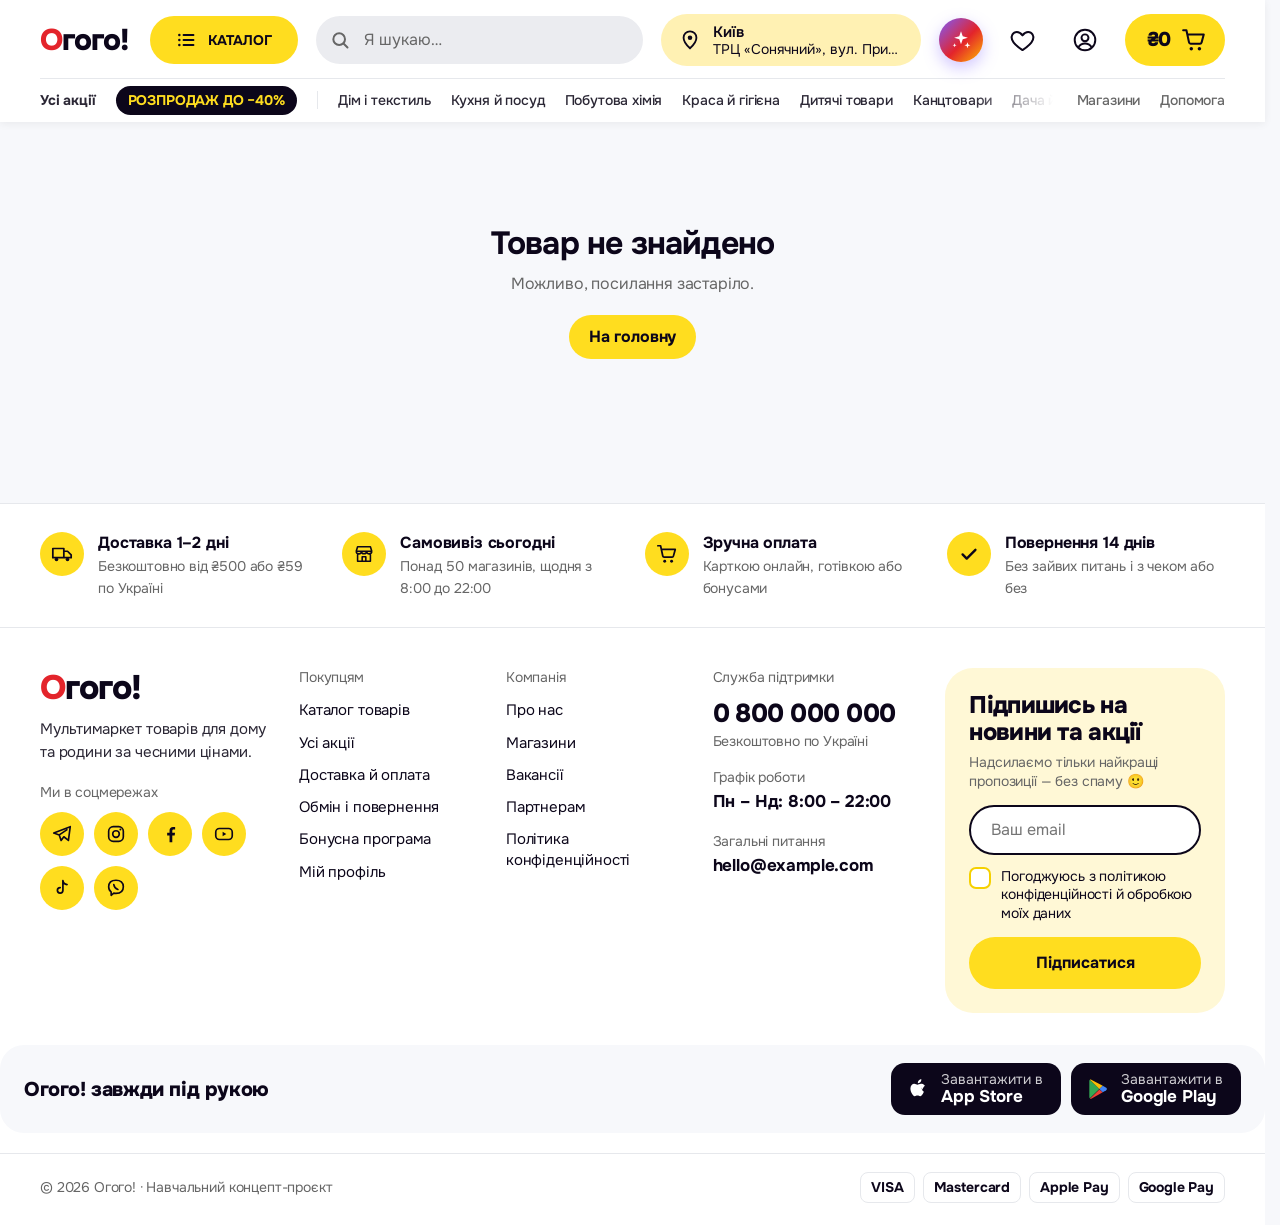
<file: product.html>
<!DOCTYPE html>
<html lang="uk">
<head>
  <meta charset="UTF-8">
  <meta name="viewport" content="width=device-width, initial-scale=1.0, viewport-fit=cover">
  <title>Товар — Огого!</title>
  <meta name="description" content="Огого! — товари для дому, кухні, дітей і свят за чесними цінами.">
  <meta name="theme-color" content="#FFDD1F">
  <link rel="icon" href="favicon.svg" type="image/svg+xml">
  <link rel="icon" href="favicon-32.png" sizes="32x32" type="image/png">
  <link rel="apple-touch-icon" href="apple-touch-icon.png">
  <meta property="og:type" content="website">
  <meta property="og:site_name" content="Огого!">
  <meta property="og:locale" content="uk_UA">
  <meta property="og:title" content="Товар — Огого!">
  <meta property="og:description" content="Товари для дому, кухні, дітей і свят зі знижками до −40%. Забрати в магазині за 10 хвилин.">
  <meta property="og:url" content="https://kudrynskyi.github.io/site/product.html">
  <meta property="og:image" content="https://kudrynskyi.github.io/site/og.jpg">
  <meta property="og:image:width" content="1200">
  <meta property="og:image:height" content="630">
  <meta property="og:image:alt" content="Огого! — мультимаркет низьких цін">
  <meta name="twitter:card" content="summary_large_image">
  <meta name="twitter:image" content="https://kudrynskyi.github.io/site/og.jpg">
  <link rel="preconnect" href="https://fonts.googleapis.com">
  <link rel="preconnect" href="https://fonts.gstatic.com" crossorigin>
  <link href="https://fonts.googleapis.com/css2?family=Onest:wght@400;500;600;700;800&display=swap" rel="stylesheet">
  <link rel="stylesheet" href="style.css?v=20261125-4">
</head>
<body class="product-page">

  <svg width="0" height="0" style="position:absolute" aria-hidden="true">
    <symbol id="i-search" viewBox="0 0 24 24"><circle cx="11" cy="11" r="7" fill="none" stroke="currentColor" stroke-width="2.4"/><path d="M16.5 16.5 21 21" stroke="currentColor" stroke-width="2.4" stroke-linecap="round"/></symbol>
    <symbol id="i-cart" viewBox="0 0 24 24"><path d="M2 3h3l2.4 11.2a1.5 1.5 0 0 0 1.5 1.2h8.7a1.5 1.5 0 0 0 1.4-1.1L21 7H6" fill="none" stroke="currentColor" stroke-width="1.9" stroke-linecap="round" stroke-linejoin="round"/><circle cx="9.5" cy="20" r="1.6" fill="currentColor"/><circle cx="17" cy="20" r="1.6" fill="currentColor"/></symbol>
    <symbol id="i-heart" viewBox="0 0 24 24"><path d="M12 20.5s-7.5-4.6-9.3-9.2C1.4 8 3.5 4.5 7 4.5c2 0 3.6 1.1 5 2.9 1.4-1.8 3-2.9 5-2.9 3.5 0 5.6 3.5 4.3 6.8C19.5 15.9 12 20.5 12 20.5Z" fill="none" stroke="currentColor" stroke-width="1.8" stroke-linejoin="round"/></symbol>
    <symbol id="i-heart-fill" viewBox="0 0 24 24"><path d="M12 20.5s-7.5-4.6-9.3-9.2C1.4 8 3.5 4.5 7 4.5c2 0 3.6 1.1 5 2.9 1.4-1.8 3-2.9 5-2.9 3.5 0 5.6 3.5 4.3 6.8C19.5 15.9 12 20.5 12 20.5Z" fill="currentColor"/></symbol>
    <symbol id="i-user" viewBox="0 0 24 24"><circle cx="12" cy="12" r="9.5" fill="none" stroke="currentColor" stroke-width="1.8"/><circle cx="12" cy="10" r="3.2" fill="none" stroke="currentColor" stroke-width="1.8"/><path d="M6 18.5c1.4-2.2 3.5-3.3 6-3.3s4.6 1.1 6 3.3" fill="none" stroke="currentColor" stroke-width="1.8"/></symbol>
    <symbol id="i-burger" viewBox="0 0 24 24"><path d="M3 6h18M3 12h18M3 18h18" stroke="currentColor" stroke-width="2" stroke-linecap="round"/></symbol>
    <symbol id="i-grid" viewBox="0 0 24 24"><g fill="none" stroke="currentColor" stroke-width="2"><rect x="3.5" y="3.5" width="7" height="7" rx="2"/><rect x="13.5" y="3.5" width="7" height="7" rx="2"/><rect x="3.5" y="13.5" width="7" height="7" rx="2"/><rect x="13.5" y="13.5" width="7" height="7" rx="2"/></g></symbol>
    <symbol id="i-list" viewBox="0 0 24 24"><g stroke="currentColor" stroke-width="2.2" stroke-linecap="round"><path d="M9 6h12M9 12h12M9 18h12"/><path d="M4 6h.01M4 12h.01M4 18h.01" stroke-width="3"/></g></symbol>
    <symbol id="i-home" viewBox="0 0 24 24"><path d="M3.5 10.5 12 3.5l8.5 7V20a1 1 0 0 1-1 1h-5v-6h-5v6h-5a1 1 0 0 1-1-1Z" fill="none" stroke="currentColor" stroke-width="1.9" stroke-linejoin="round"/></symbol>
    <symbol id="i-pin" viewBox="0 0 24 24"><path d="M12 21s7-6.3 7-11.5A7 7 0 0 0 5 9.5C5 14.7 12 21 12 21Z" fill="none" stroke="currentColor" stroke-width="2"/><circle cx="12" cy="9.5" r="2.5" fill="currentColor"/></symbol>
    <symbol id="i-star" viewBox="0 0 24 24"><path d="m12 2.8 2.8 5.9 6.4.8-4.7 4.4 1.2 6.4L12 17.2l-5.7 3.1 1.2-6.4-4.7-4.4 6.4-.8Z" fill="currentColor"/></symbol>
    <symbol id="i-comment" viewBox="0 0 24 24"><path d="M4 5h16v11H9l-5 4Z" fill="none" stroke="currentColor" stroke-width="1.9" stroke-linejoin="round"/></symbol>
    <symbol id="i-close" viewBox="0 0 24 24"><path d="M6 6l12 12M18 6 6 18" stroke="currentColor" stroke-width="2.2" stroke-linecap="round"/></symbol>
    <symbol id="i-sort" viewBox="0 0 24 24"><path d="M3 6h18M6 12h12M9 18h6" stroke="currentColor" stroke-width="2.4" stroke-linecap="round"/></symbol>
    <symbol id="i-filter" viewBox="0 0 24 24"><path d="M3 4h18l-7 8.5V19l-4 2v-8.5Z" fill="none" stroke="currentColor" stroke-width="2" stroke-linejoin="round"/></symbol>
    <symbol id="i-trash" viewBox="0 0 24 24"><path d="M4 7h16M9 7V4h6v3M6 7l1 13h10l1-13" fill="none" stroke="currentColor" stroke-width="1.9" stroke-linecap="round" stroke-linejoin="round"/></symbol>
    <symbol id="i-chevron-left" viewBox="0 0 24 24"><path d="M15 4 7 12l8 8" fill="none" stroke="currentColor" stroke-width="2.4" stroke-linecap="round" stroke-linejoin="round"/></symbol>
    <symbol id="i-arrows" viewBox="0 0 24 24"><path d="m6 6 6 6-6 6M13 6l6 6-6 6" fill="none" stroke="currentColor" stroke-width="2.4" stroke-linecap="round" stroke-linejoin="round"/></symbol>
    <symbol id="i-phone" viewBox="0 0 24 24"><path d="M6.5 3h3l1.5 4.5-2 1.5a11 11 0 0 0 6 6l1.5-2 4.5 1.5v3a2 2 0 0 1-2 2A16 16 0 0 1 4.5 5a2 2 0 0 1 2-2Z" fill="none" stroke="currentColor" stroke-width="1.8" stroke-linejoin="round"/></symbol>
    <symbol id="i-edit" viewBox="0 0 24 24"><path d="M4 20h4L19 9l-4-4L4 16Z M13.5 6.5l4 4" fill="none" stroke="currentColor" stroke-width="1.8" stroke-linejoin="round"/></symbol>
    <symbol id="i-store" viewBox="0 0 24 24"><path d="M3.5 9 5 4h14l1.5 5M3.5 9h17M3.5 9a2.8 2.8 0 0 0 5.7 0 2.8 2.8 0 0 0 5.6 0 2.8 2.8 0 0 0 5.7 0M5 11.5V20h14v-8.5M10 20v-5h4v5" fill="none" stroke="currentColor" stroke-width="1.7" stroke-linejoin="round"/></symbol>
    <symbol id="i-chevron-right" viewBox="0 0 24 24"><path d="m9 5 7 7-7 7" fill="none" stroke="currentColor" stroke-width="2.4" stroke-linecap="round" stroke-linejoin="round"/></symbol>
    <symbol id="i-check" viewBox="0 0 24 24"><path d="m5 12.5 4.5 4.5L19 7.5" fill="none" stroke="currentColor" stroke-width="2.6" stroke-linecap="round" stroke-linejoin="round"/></symbol>
    <symbol id="i-home-fill" viewBox="0 0 24 24"><path d="M3.5 10.5 12 3.5l8.5 7V20a1 1 0 0 1-1 1h-5v-6h-5v6h-5a1 1 0 0 1-1-1Z" fill="currentColor" stroke="currentColor" stroke-width="1.9" stroke-linejoin="round"/></symbol>
    <symbol id="i-grid-fill" viewBox="0 0 24 24"><g fill="currentColor"><rect x="3" y="3" width="8" height="8" rx="2.4"/><rect x="13" y="3" width="8" height="8" rx="2.4"/><rect x="3" y="13" width="8" height="8" rx="2.4"/><rect x="13" y="13" width="8" height="8" rx="2.4"/></g></symbol>
    <symbol id="i-cart-fill" viewBox="0 0 24 24"><path d="M2 3h3l.8 4H21l-1.9 7.3a1.5 1.5 0 0 1-1.4 1.1H8.9a1.5 1.5 0 0 1-1.5-1.2Z" fill="currentColor" stroke="currentColor" stroke-width="1.9" stroke-linecap="round" stroke-linejoin="round"/><circle cx="9.5" cy="20" r="1.8" fill="currentColor"/><circle cx="17" cy="20" r="1.8" fill="currentColor"/></symbol>
    <symbol id="i-user-line" viewBox="0 0 24 24"><circle cx="12" cy="8" r="4" fill="none" stroke="currentColor" stroke-width="1.9"/><path d="M4.5 20.5c1.2-3.6 4-5.5 7.5-5.5s6.3 1.9 7.5 5.5" fill="none" stroke="currentColor" stroke-width="1.9" stroke-linecap="round"/></symbol>
    <symbol id="i-user-fill" viewBox="0 0 24 24"><circle cx="12" cy="8" r="4.4" fill="currentColor"/><path d="M4 21c1.2-4 4.2-6.2 8-6.2s6.8 2.2 8 6.2Z" fill="currentColor"/></symbol>
    <symbol id="i-globe" viewBox="0 0 24 24"><circle cx="12" cy="12" r="9" fill="none" stroke="currentColor" stroke-width="1.8"/><path d="M3 12h18M12 3c2.6 2.7 3.8 5.7 3.8 9s-1.2 6.3-3.8 9c-2.6-2.7-3.8-5.7-3.8-9S9.4 5.7 12 3Z" fill="none" stroke="currentColor" stroke-width="1.8"/></symbol>
    <symbol id="i-bag" viewBox="0 0 24 24"><path d="M5 8h14l-1 12H6Z M9 8V6a3 3 0 0 1 6 0v2" fill="none" stroke="currentColor" stroke-width="1.8" stroke-linejoin="round"/></symbol>
    <symbol id="i-info" viewBox="0 0 24 24"><circle cx="12" cy="12" r="9" fill="none" stroke="currentColor" stroke-width="1.8"/><path d="M12 11v6M12 7.5v.01" stroke="currentColor" stroke-width="2.2" stroke-linecap="round"/></symbol>
    <symbol id="i-truck" viewBox="0 0 24 24"><path d="M2 6h12v10H2zM14 9h4l4 4v3h-8" fill="none" stroke="currentColor" stroke-width="1.9" stroke-linejoin="round"/><circle cx="6" cy="18" r="2" fill="currentColor"/><circle cx="18" cy="18" r="2" fill="currentColor"/></symbol>
  </svg>

  <header class="header">
    <div class="container">
      <div class="top-nav">
        <div class="top-left">
          <a href="index.html" class="logo" aria-label="Огого! — на головну"><span class="logo-o">О</span>гого!</a>
          <span class="lang">УКР</span>
          <button class="store-chip" data-open-stores aria-label="Змінити магазин">
            <svg class="store-ico"><use href="#i-store"/></svg>
            <span data-store-full>Київ, ТРЦ «Сонячний», вул. Прикладна, 1</span>
            <svg class="chev"><use href="#i-chevron-right"/></svg>
          </button>
        </div>
        <nav class="top-links">
          <a href="promo.html">Усі акції</a>
          <a href="index.html?sale=1#catalog" class="sale-chip">РОЗПРОДАЖ ДО −40%</a>
          <a href="index.html#footer">Магазини</a>
          <a href="index.html#footer">Покупцям ▾</a>
        </nav>
        <div class="top-right">
          <a href="index.html#footer">ⓘ Допомога</a>
          <a href="#">Увійти</a>
        </div>
        <button class="store-pill" id="storePill" data-open-stores aria-label="Змінити магазин">
          <svg class="pin"><use href="#i-pin"/></svg>
          <span><b data-store-city>Київ</b><small data-store-addr>ТРЦ «Сонячний», вул. Прикладна, 1</small></span>
        </button>
      </div>

      <div class="main-row">
        <a href="index.html" class="logo logo-desk" aria-label="Огого! — на головну"><span class="logo-o">О</span>гого!</a>
        <button class="burger" id="burgerBtn" aria-label="Каталог"><svg><use href="#i-burger"/></svg></button>
        <button class="catalog-btn" id="catalogBtn" aria-expanded="false" aria-controls="catalogMenu">
          <svg><use href="#i-list"/></svg> КАТАЛОГ
        </button>
        <form class="search" id="searchForm" role="search" action="index.html" method="get">
          <input type="search" id="searchInput" name="q" placeholder="Я шукаю…" aria-label="Пошук товарів" autocomplete="off">
          <button type="submit" aria-label="Шукати"><svg><use href="#i-search"/></svg></button>
        </form>
        <button class="store-pill store-pill-desk" data-open-stores aria-label="Змінити магазин">
          <svg class="pin"><use href="#i-pin"/></svg>
          <span><b data-store-city>Київ</b><small data-store-addr>ТРЦ «Сонячний», вул. Прикладна, 1</small></span>
        </button>
        <button class="phone-btn ai-btn" data-ai aria-label="AI-помічник"><svg viewBox="0 0 24 24"><path d="M12 2.5l1.9 5.4 5.6 1.6-5.6 1.7L12 16.5l-1.9-5.3-5.6-1.7 5.6-1.6Z" fill="currentColor"/><path d="M19 14.5l.9 2.4 2.4.8-2.4.9-.9 2.4-.8-2.4-2.5-.9 2.5-.8Z" fill="currentColor"/><path d="M5 15.5l.6 1.6 1.6.6-1.6.5L5 19.8l-.6-1.6-1.6-.5 1.6-.6Z" fill="currentColor"/></svg></button>
        <a class="head-tool" href="wishlist.html">
          <span class="tool-icon"><svg><use href="#i-heart"/></svg><span class="count" data-wish-count hidden>0</span></span>
          <span>Обране</span>
        </a>
        <a class="head-icon" href="profile.html" aria-label="Увійти в профіль"><svg><use href="#i-user"/></svg></a>
        <div class="head-tool bonuses">
          <span class="bonus-chip" id="bonusTotal">₴0</span>
          <span>Ваші бонуси</span>
        </div>
        <a class="cart-btn" href="index.html#cart">
          <span class="tool-icon"><svg><use href="#i-cart"/></svg><span class="count count-brand" data-cart-count hidden>0</span></span>
          <span class="cart-sum"><small>Разом</small><b id="headerTotal">₴0</b></span>
        </a>
      </div>

      <nav class="sub-nav" aria-label="Розділи">
        <div class="sub-left">
          <a href="promo.html" class="sub-deals">Усі акції</a>
          <a href="index.html?sale=1#catalog" class="sub-sale" data-sub-sale>РОЗПРОДАЖ ДО −40%</a>
          <span class="sub-sep"></span>
          <a href="index.html?cat=home" data-cat-go="home">Дім і текстиль</a>
          <a href="index.html?cat=kitchen" data-cat-go="kitchen">Кухня й посуд</a>
          <a href="index.html?cat=clean" data-cat-go="clean">Побутова хімія</a>
          <a href="index.html?cat=beauty" data-cat-go="beauty">Краса й гігієна</a>
          <a href="index.html?cat=kids" data-cat-go="kids">Дитячі товари</a>
          <a href="index.html?cat=office" data-cat-go="office">Канцтовари</a>
          <a href="index.html?cat=garden" data-cat-go="garden">Дача й сад</a>
          <a href="index.html?cat=pets" data-cat-go="pets">Для тварин</a>
          <a href="index.html?cat=season" data-cat-go="season">Сезонні товари</a>
        </div>
        <div class="sub-right">
          <a href="index.html#footer">Магазини</a>
          <a href="index.html#footer">Допомога</a>
        </div>
      </nav>
    </div>

    <nav class="catalog-menu" id="catalogMenu" hidden>
      <div class="container catalog-menu-grid" id="catalogMenuGrid"></div>
    </nav>
  </header>

  <main class="container pdp" id="pdp">
    <nav class="breadcrumbs" aria-label="Навігація" id="pdpCrumbs"></nav>

    <div class="pdp-grid">
      <section class="pdp-gallery" aria-label="Фото товару">
        <div class="pdp-photo">
          <img id="pdpImg" alt="">
          <div class="badges" id="pdpBadges"></div>
          <button class="wish" id="pdpWish" aria-pressed="false" aria-label="Додати в обране"><svg><use href="#i-heart"/></svg></button>
        </div>
      </section>

      <section class="pdp-info">
        <p class="pdp-cat" id="pdpCat"></p>
        <h1 id="pdpTitle"></h1>
        <div class="pdp-meta">
          <div class="rating" id="pdpRating"></div>
          <span class="pdp-code" id="pdpCode"></span>
        </div>

        <div class="pdp-buybox">
          <div class="pdp-price">
            <div class="old-row" id="pdpOld"></div>
            <b class="price" id="pdpPrice"></b>
            <p class="pdp-bonus" id="pdpBonus"></p>
          </div>
          <div class="pdp-actions" id="pdpActions"></div>
        </div>

        <div class="pdp-fomo" id="pdpFomo"></div>
        <button class="pdp-pickup" data-open-stores aria-label="Змінити магазин">
          <span class="pk-ic" aria-hidden="true"><svg viewBox="0 0 24 24"><path d="M5.2 8.5h13.6l-1 11.5H6.2L5.2 8.5Z" fill="none" stroke="currentColor" stroke-width="1.8" stroke-linejoin="round"/><path d="M9 8.5V7a3 3 0 0 1 6 0v1.5" fill="none" stroke="currentColor" stroke-width="1.8" stroke-linecap="round"/><path d="M12.9 11 10 15.2h2.3l-.9 3.3 3-4.4h-2.3l.8-3.1Z" fill="currentColor"/></svg></span>
          <span class="pk-txt">Можна отримати <b>за ~10 хв</b> у <span data-store-place>ТРЦ «Сонячний»</span></span>
          <svg class="chev"><use href="#i-chevron-right"/></svg>
        </button>

        <ul class="pdp-perks">
          <li><svg><use href="#i-store"/></svg><div><b>Самовивіз сьогодні</b><small>Безкоштовно з вибраного магазину</small></div></li>
          <li><svg><use href="#i-truck"/></svg><div><b>Доставка 1–2 дні</b><small id="pdpDelivery">₴59 · безкоштовно від ₴500</small></div></li>
          <li><svg><use href="#i-check"/></svg><div><b>Повернення 14 днів</b><small>Без зайвих питань</small></div></li>
        </ul>
      </section>
    </div>

    <section class="pdp-section" id="pdpAi"></section>

    <section class="pdp-section">
      <h2 class="section-title">Опис</h2>
      <p class="pdp-desc" id="pdpDesc"></p>
    </section>

    <section class="pdp-section">
      <h2 class="section-title">Характеристики</h2>
      <dl class="pdp-specs" id="pdpSpecs"></dl>
    </section>

    <section class="pdp-section" id="reviews">
      <h2 class="section-title">Відгуки</h2>
      <div class="pdp-reviews" id="pdpReviews"></div>
    </section>

    <section class="pdp-section">
      <h2 class="section-title">Схожі товари</h2>
      <div class="scroller pdp-related" id="pdpRelated"></div>
    </section>

    <section class="pdp-missing" id="pdpMissing" hidden>
      <h1>Товар не знайдено</h1>
      <p>Можливо, посилання застаріло.</p>
      <a class="btn btn-brand" href="index.html">На головну</a>
    </section>
  </main>

  <footer class="footer" id="footer">
    <div class="container fperks">
        <div class="fperk"><span class="fperk-ic"><svg><use href="#i-truck"/></svg></span><div><b>Доставка 1–2 дні</b><span>Безкоштовно від ₴500 або ₴59 по Україні</span></div></div>
        <div class="fperk"><span class="fperk-ic"><svg><use href="#i-store"/></svg></span><div><b>Самовивіз сьогодні</b><span>Понад 50 магазинів, щодня з 8:00 до 22:00</span></div></div>
        <div class="fperk"><span class="fperk-ic"><svg><use href="#i-cart"/></svg></span><div><b>Зручна оплата</b><span>Карткою онлайн, готівкою або бонусами</span></div></div>
        <div class="fperk"><span class="fperk-ic"><svg><use href="#i-check"/></svg></span><div><b>Повернення 14 днів</b><span>Без зайвих питань і з чеком або без</span></div></div>
    </div>

    <div class="container fmain">
      <div class="fbrand">
        <a href="index.html" class="logo"><span class="logo-o">О</span>гого!</a>
        <p>Мультимаркет товарів для дому та родини за чесними цінами.</p>
        <span class="fcap">Ми в соцмережах</span>
        <div class="fsocial"><a class="soc" href="#" aria-label="Telegram"><svg viewBox="0 0 24 24"><path d="M21 4 3 11l6 2 2 6 3-4 5 4Z M9 13l9-6" fill="none" stroke="currentColor" stroke-width="1.8" stroke-linejoin="round"/></svg></a><a class="soc" href="#" aria-label="Instagram"><svg viewBox="0 0 24 24"><rect x="4" y="4" width="16" height="16" rx="5" fill="none" stroke="currentColor" stroke-width="1.8"/><circle cx="12" cy="12" r="3.6" fill="none" stroke="currentColor" stroke-width="1.8"/><circle cx="16.8" cy="7.2" r="1.1" fill="currentColor"/></svg></a><a class="soc" href="#" aria-label="Facebook"><svg viewBox="0 0 24 24"><path d="M14.5 21v-7.5h2.6l.4-3h-3V8.6c0-.9.3-1.5 1.5-1.5h1.6V4.4c-.3 0-1.2-.1-2.3-.1-2.3 0-3.8 1.4-3.8 3.9v2.3H8.9v3h2.6V21" fill="currentColor"/></svg></a><a class="soc" href="#" aria-label="YouTube"><svg viewBox="0 0 24 24"><rect x="3" y="6" width="18" height="12" rx="4" fill="none" stroke="currentColor" stroke-width="1.8"/><path d="m10.5 9.5 4 2.5-4 2.5Z" fill="currentColor"/></svg></a><a class="soc" href="#" aria-label="TikTok"><svg viewBox="0 0 24 24"><path d="M13 4v10.5a3 3 0 1 1-3-3M13 4c.4 2.4 2 4 4.5 4.2" fill="none" stroke="currentColor" stroke-width="1.9" stroke-linecap="round"/></svg></a><a class="soc" href="#" aria-label="Viber"><svg viewBox="0 0 24 24"><path d="M12 3.5c-4.9 0-8 2.5-8 7.2 0 2.6 1 4.4 2.7 5.5V20l2.9-2.4c.8.1 1.6.2 2.4.2 4.9 0 8-2.5 8-7.2s-3.1-7.1-8-7.1Z" fill="none" stroke="currentColor" stroke-width="1.8" stroke-linejoin="round"/><path d="M9.6 8.2c.4 2.5 2 4.6 4.5 5.4" fill="none" stroke="currentColor" stroke-width="1.8" stroke-linecap="round"/></svg></a></div>
      </div>

      <nav class="fcol" aria-label="Покупцям">
        <span class="fcap">Покупцям</span>
        <a href="index.html#catalog">Каталог товарів</a>
        <a href="promo.html">Усі акції</a>
        <a href="#">Доставка й оплата</a>
        <a href="#">Обмін і повернення</a>
        <a href="promo.html?id=card">Бонусна програма</a>
        <a href="profile.html">Мій профіль</a>
      </nav>

      <nav class="fcol" aria-label="Компанія">
        <span class="fcap">Компанія</span>
        <a href="#">Про нас</a>
        <a href="#" data-open-stores>Магазини</a>
        <a href="#">Вакансії</a>
        <a href="#">Партнерам</a>
        <a href="#">Політика конфіденційності</a>
      </nav>

      <div class="fcontacts">
        <span class="fcap">Служба підтримки</span>
        <a href="tel:0800000000" class="fphone">0 800 000 000</a>
        <span class="fnote">Безкоштовно по Україні</span>
        <span class="fcap">Графік роботи</span>
        <b class="fval">Пн – Нд: 8:00 – 22:00</b>
        <span class="fcap">Загальні питання</span>
        <a href="mailto:hello@example.com" class="fval">hello@example.com</a>
      </div>

      <form class="fsub" id="footerSub" novalidate>
        <h3>Підпишись на новини та акції</h3>
        <p>Надсилаємо тільки найкращі пропозиції — без спаму 🙂</p>
        <div class="fsub-field">
          <input type="email" id="fsubEmail" placeholder="Ваш email" aria-label="Ваш email" autocomplete="email">
        </div>
        <label class="fsub-check"><input type="checkbox" id="fsubAgree"><span>Погоджуюсь з політикою конфіденційності й обробкою моїх даних</span></label>
        <button type="submit" class="btn btn-brand btn-block">Підписатися</button>
        <p class="fsub-msg" id="fsubMsg" role="status" aria-live="polite"></p>
      </form>
    </div>

    <div class="container fapp">
      <b>Огого! завжди під рукою</b>
      <div class="fapp-badges">
        <a class="store-badge" href="#" data-soon="Застосунок з'явиться згодом 🙂"><svg viewBox="0 0 24 24"><path d="M16.4 12.6c0-2.4 2-3.5 2-3.6-1.1-1.6-2.8-1.8-3.4-1.8-1.4-.1-2.8.9-3.5.9s-1.8-.9-3-.9C6.9 7.3 5 8.6 5 11.6c0 1.8.7 3.8 1.6 5.1.7 1 1.4 2 2.4 2s1.3-.6 2.5-.6 1.5.6 2.5.6 1.7-1 2.4-2c.8-1.1 1.1-2.2 1.1-2.3-.1 0-2.1-.8-2.1-3.8ZM14.3 5.6c.5-.7.9-1.6.8-2.6-.8 0-1.8.5-2.4 1.2-.5.6-1 1.6-.8 2.5.9.1 1.8-.4 2.4-1.1Z" fill="currentColor"/></svg><span><small>Завантажити в</small>App Store</span></a>
        <a class="store-badge" href="#" data-soon="Застосунок з'явиться згодом 🙂"><svg viewBox="0 0 24 24"><path d="M4.5 3.4 13.3 12l-8.8 8.6c-.3-.2-.5-.6-.5-1V4.4c0-.4.2-.8.5-1Z" fill="#34A853"/><path d="m16.4 9-3.1 3-8.8-8.6c.4-.2.9-.2 1.3 0Z" fill="#FBBC04"/><path d="m16.4 15-10.6 6c-.4.2-.9.2-1.3 0l8.8-8.6Z" fill="#EA4335"/><path d="M19.6 10.8c.8.5.8 1.9 0 2.4L16.4 15l-3.1-3 3.1-3Z" fill="#4285F4"/></svg><span><small>Завантажити в</small>Google Play</span></a>
      </div>
    </div>

    <div class="container fbottom">
      <span>© 2026 Огого! · Навчальний концепт-проєкт</span>
      <div class="fpay" aria-label="Способи оплати"><span>VISA</span><span>Mastercard</span><span>Apple Pay</span><span>Google Pay</span></div>
    </div>
  </footer>

  <!-- Нижня панель покупки (телефон) -->
  <div class="pdp-bar" id="pdpBar">
    <div class="pdp-bar-price"><small id="pdpBarOld"></small><b id="pdpBarPrice"></b></div>
    <div class="pdp-bar-actions" id="pdpBarActions"></div>
  </div>

  <div class="overlay" id="overlay" hidden></div>

  <!-- Новий відгук -->
  <section class="store-modal rv-modal" id="reviewModal" role="dialog" aria-modal="true" aria-labelledby="rvTitle" aria-hidden="true">
    <div class="sheet-handle"></div>
    <div class="sheet-head">
      <h3 id="rvTitle">Ваш відгук</h3>
      <button class="icon-btn" data-close aria-label="Закрити"><svg><use href="#i-close"/></svg></button>
    </div>
    <div class="rv-prod"></div>
    <div class="rv-pick-wrap">
      <div class="rv-pick" id="rvPick" role="radiogroup" aria-label="Оцінка">
        <button type="button" data-rv-pick="1" aria-label="1"><svg><use href="#i-star"/></svg></button><button type="button" data-rv-pick="2" aria-label="2"><svg><use href="#i-star"/></svg></button><button type="button" data-rv-pick="3" aria-label="3"><svg><use href="#i-star"/></svg></button><button type="button" data-rv-pick="4" aria-label="4"><svg><use href="#i-star"/></svg></button><button type="button" data-rv-pick="5" aria-label="5"><svg><use href="#i-star"/></svg></button>
      </div>
      <span id="rvPickLabel">Оберіть оцінку</span>
    </div>
    <label class="rv-field"><span>Ім’я</span><input id="rvName" type="text" maxlength="40" placeholder="Як вас звати" autocomplete="given-name"></label>
    <label class="rv-field"><span>Відгук</span><textarea id="rvText" rows="4" maxlength="800" placeholder="Що сподобалось, а що ні? Як використовуєте товар?"></textarea></label>
    <p class="rv-err" role="alert"></p>
    <button class="btn btn-brand rv-submit" data-rv-submit>Опублікувати</button>
  </section>

  <!-- Вибір магазину -->
  <section class="store-modal" id="storeModal" role="dialog" aria-modal="true" aria-labelledby="storeTitle" aria-hidden="true">
    <div class="sheet-handle"></div>
    <div class="sheet-head">
      <h3 id="storeTitle">Оберіть магазин</h3>
      <button class="icon-btn" data-close aria-label="Закрити"><svg><use href="#i-close"/></svg></button>
    </div>
    <p class="store-hint">Покажемо наявність і ціни у вибраному магазині. Забрати замовлення можна вже сьогодні.</p>
    <div class="city-chips" id="cityChips"></div>
    <label class="store-search">
      <svg><use href="#i-search"/></svg>
      <input type="search" id="storeSearch" placeholder="Місто, вулиця або ТРЦ" autocomplete="off">
    </label>
    <ul class="store-list" id="storeList"></ul>
  </section>

  <div class="toast" id="toast" role="status" aria-live="polite"></div>

  <script src="data.js?v=20261125-4"></script>
  <script src="i18n.js?v=20261125-4"></script>
  <script src="auth.js?v=20261125-4"></script>
  <script src="footer.js?v=20261125-4"></script>
  <script src="assistant.js?v=20261125-4"></script>
  <script src="reviews.js?v=20261125-4"></script>
  <script src="product.js?v=20261125-4"></script>
  <script src="search.js?v=20261125-4"></script>
</body>
</html>
</file>
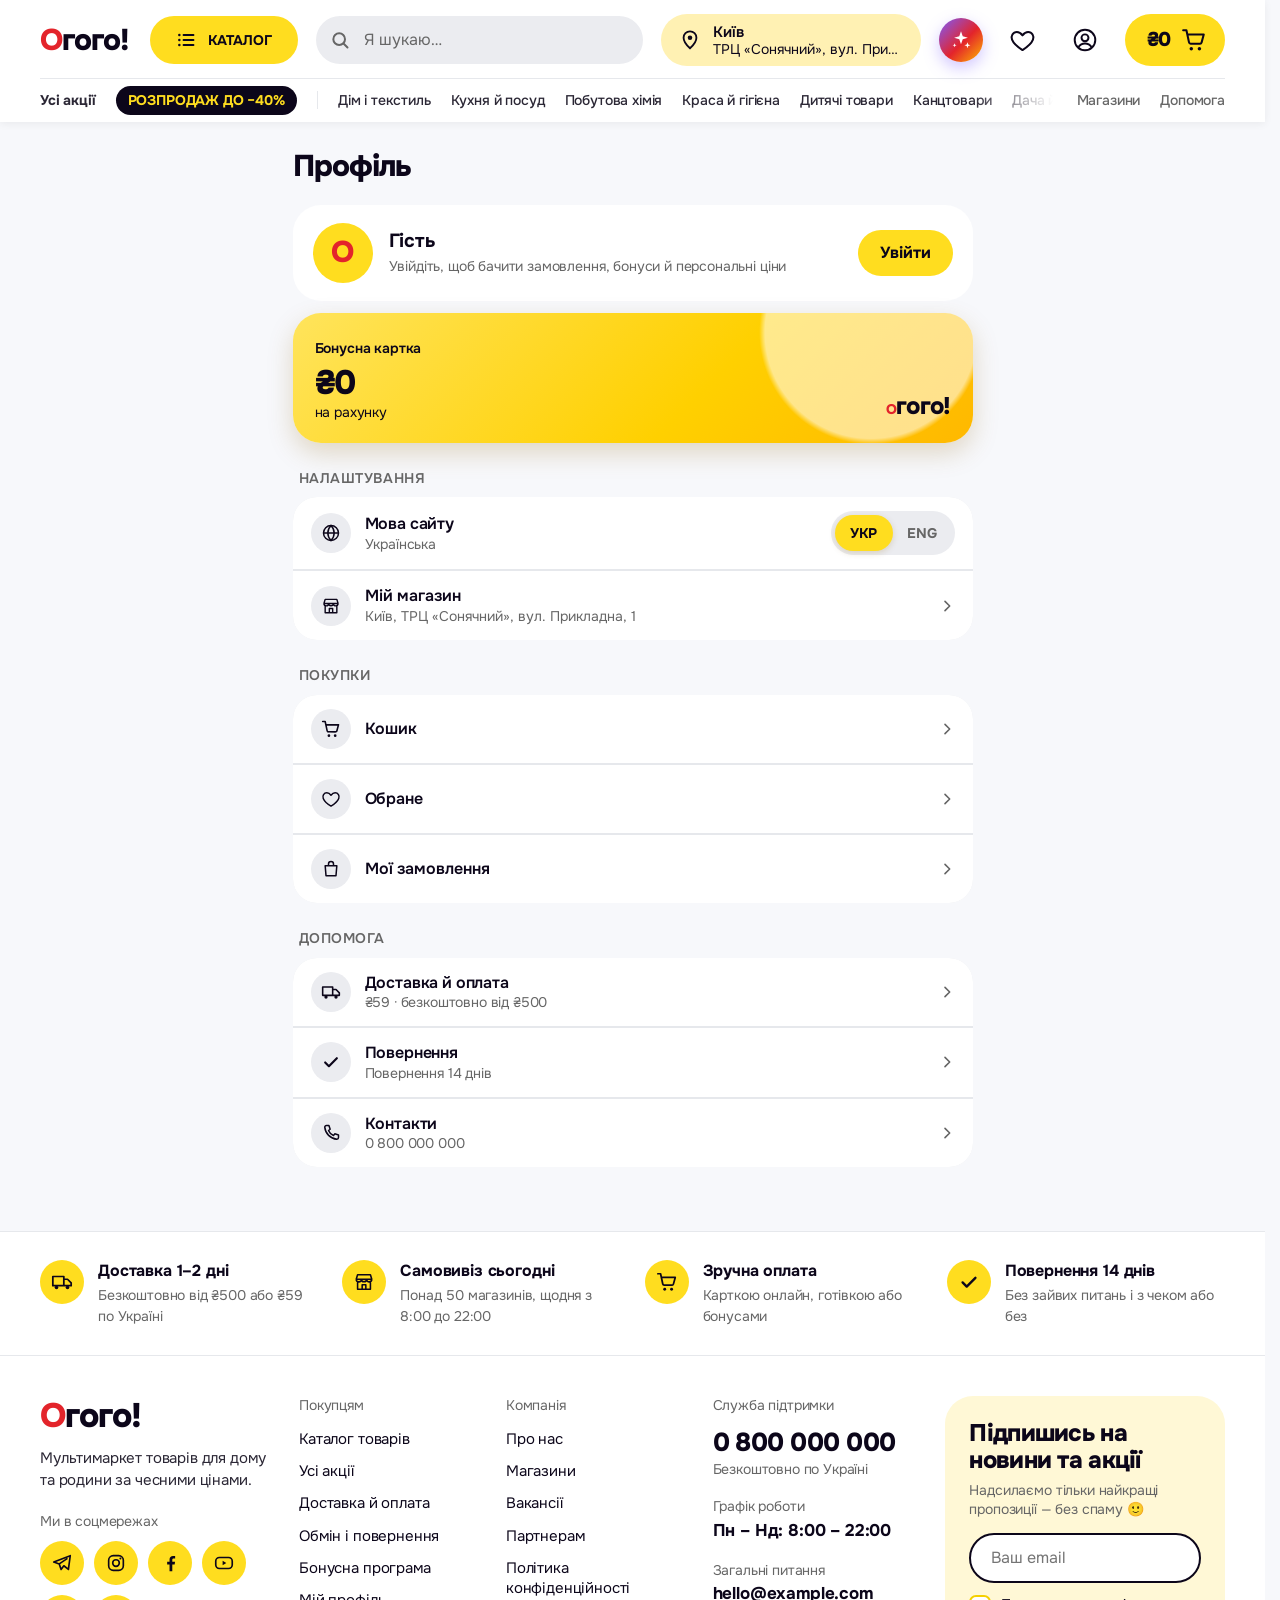
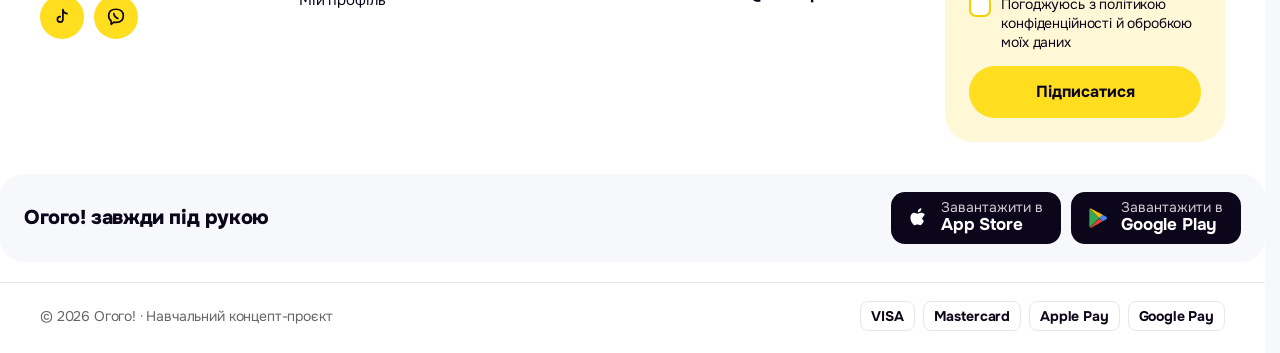
<file: profile.html>
<!DOCTYPE html>
<html lang="uk">
<head>
  <meta charset="UTF-8">
  <meta name="viewport" content="width=device-width, initial-scale=1.0, viewport-fit=cover">
  <title>Профіль — Огого!</title>
  <meta name="description" content="Огого! — товари для дому, кухні, дітей і свят за чесними цінами.">
  <meta name="theme-color" content="#FFDD1F">
  <link rel="icon" href="favicon.svg" type="image/svg+xml">
  <link rel="icon" href="favicon-32.png" sizes="32x32" type="image/png">
  <link rel="apple-touch-icon" href="apple-touch-icon.png">
  <meta property="og:type" content="website">
  <meta property="og:site_name" content="Огого!">
  <meta property="og:locale" content="uk_UA">
  <meta property="og:title" content="Профіль — Огого!">
  <meta property="og:description" content="Товари для дому, кухні, дітей і свят зі знижками до −40%. Забрати в магазині за 10 хвилин.">
  <meta property="og:url" content="https://kudrynskyi.github.io/site/profile.html">
  <meta property="og:image" content="https://kudrynskyi.github.io/site/og.jpg">
  <meta property="og:image:width" content="1200">
  <meta property="og:image:height" content="630">
  <meta property="og:image:alt" content="Огого! — мультимаркет низьких цін">
  <meta name="twitter:card" content="summary_large_image">
  <meta name="twitter:image" content="https://kudrynskyi.github.io/site/og.jpg">
  <link rel="preconnect" href="https://fonts.googleapis.com">
  <link rel="preconnect" href="https://fonts.gstatic.com" crossorigin>
  <link href="https://fonts.googleapis.com/css2?family=Onest:wght@400;500;600;700;800&display=swap" rel="stylesheet">
  <link rel="stylesheet" href="style.css?v=20261125-4">
</head>
<body class="profile-page">

  <svg width="0" height="0" style="position:absolute" aria-hidden="true">
    <symbol id="i-search" viewBox="0 0 24 24"><circle cx="11" cy="11" r="7" fill="none" stroke="currentColor" stroke-width="2.4"/><path d="M16.5 16.5 21 21" stroke="currentColor" stroke-width="2.4" stroke-linecap="round"/></symbol>
    <symbol id="i-cart" viewBox="0 0 24 24"><path d="M2 3h3l2.4 11.2a1.5 1.5 0 0 0 1.5 1.2h8.7a1.5 1.5 0 0 0 1.4-1.1L21 7H6" fill="none" stroke="currentColor" stroke-width="1.9" stroke-linecap="round" stroke-linejoin="round"/><circle cx="9.5" cy="20" r="1.6" fill="currentColor"/><circle cx="17" cy="20" r="1.6" fill="currentColor"/></symbol>
    <symbol id="i-heart" viewBox="0 0 24 24"><path d="M12 20.5s-7.5-4.6-9.3-9.2C1.4 8 3.5 4.5 7 4.5c2 0 3.6 1.1 5 2.9 1.4-1.8 3-2.9 5-2.9 3.5 0 5.6 3.5 4.3 6.8C19.5 15.9 12 20.5 12 20.5Z" fill="none" stroke="currentColor" stroke-width="1.8" stroke-linejoin="round"/></symbol>
    <symbol id="i-heart-fill" viewBox="0 0 24 24"><path d="M12 20.5s-7.5-4.6-9.3-9.2C1.4 8 3.5 4.5 7 4.5c2 0 3.6 1.1 5 2.9 1.4-1.8 3-2.9 5-2.9 3.5 0 5.6 3.5 4.3 6.8C19.5 15.9 12 20.5 12 20.5Z" fill="currentColor"/></symbol>
    <symbol id="i-user" viewBox="0 0 24 24"><circle cx="12" cy="12" r="9.5" fill="none" stroke="currentColor" stroke-width="1.8"/><circle cx="12" cy="10" r="3.2" fill="none" stroke="currentColor" stroke-width="1.8"/><path d="M6 18.5c1.4-2.2 3.5-3.3 6-3.3s4.6 1.1 6 3.3" fill="none" stroke="currentColor" stroke-width="1.8"/></symbol>
    <symbol id="i-burger" viewBox="0 0 24 24"><path d="M3 6h18M3 12h18M3 18h18" stroke="currentColor" stroke-width="2" stroke-linecap="round"/></symbol>
    <symbol id="i-grid" viewBox="0 0 24 24"><g fill="none" stroke="currentColor" stroke-width="2"><rect x="3.5" y="3.5" width="7" height="7" rx="2"/><rect x="13.5" y="3.5" width="7" height="7" rx="2"/><rect x="3.5" y="13.5" width="7" height="7" rx="2"/><rect x="13.5" y="13.5" width="7" height="7" rx="2"/></g></symbol>
    <symbol id="i-list" viewBox="0 0 24 24"><g stroke="currentColor" stroke-width="2.2" stroke-linecap="round"><path d="M9 6h12M9 12h12M9 18h12"/><path d="M4 6h.01M4 12h.01M4 18h.01" stroke-width="3"/></g></symbol>
    <symbol id="i-home" viewBox="0 0 24 24"><path d="M3.5 10.5 12 3.5l8.5 7V20a1 1 0 0 1-1 1h-5v-6h-5v6h-5a1 1 0 0 1-1-1Z" fill="none" stroke="currentColor" stroke-width="1.9" stroke-linejoin="round"/></symbol>
    <symbol id="i-pin" viewBox="0 0 24 24"><path d="M12 21s7-6.3 7-11.5A7 7 0 0 0 5 9.5C5 14.7 12 21 12 21Z" fill="none" stroke="currentColor" stroke-width="2"/><circle cx="12" cy="9.5" r="2.5" fill="currentColor"/></symbol>
    <symbol id="i-star" viewBox="0 0 24 24"><path d="m12 2.8 2.8 5.9 6.4.8-4.7 4.4 1.2 6.4L12 17.2l-5.7 3.1 1.2-6.4-4.7-4.4 6.4-.8Z" fill="currentColor"/></symbol>
    <symbol id="i-comment" viewBox="0 0 24 24"><path d="M4 5h16v11H9l-5 4Z" fill="none" stroke="currentColor" stroke-width="1.9" stroke-linejoin="round"/></symbol>
    <symbol id="i-close" viewBox="0 0 24 24"><path d="M6 6l12 12M18 6 6 18" stroke="currentColor" stroke-width="2.2" stroke-linecap="round"/></symbol>
    <symbol id="i-sort" viewBox="0 0 24 24"><path d="M3 6h18M6 12h12M9 18h6" stroke="currentColor" stroke-width="2.4" stroke-linecap="round"/></symbol>
    <symbol id="i-filter" viewBox="0 0 24 24"><path d="M3 4h18l-7 8.5V19l-4 2v-8.5Z" fill="none" stroke="currentColor" stroke-width="2" stroke-linejoin="round"/></symbol>
    <symbol id="i-trash" viewBox="0 0 24 24"><path d="M4 7h16M9 7V4h6v3M6 7l1 13h10l1-13" fill="none" stroke="currentColor" stroke-width="1.9" stroke-linecap="round" stroke-linejoin="round"/></symbol>
    <symbol id="i-chevron-left" viewBox="0 0 24 24"><path d="M15 4 7 12l8 8" fill="none" stroke="currentColor" stroke-width="2.4" stroke-linecap="round" stroke-linejoin="round"/></symbol>
    <symbol id="i-arrows" viewBox="0 0 24 24"><path d="m6 6 6 6-6 6M13 6l6 6-6 6" fill="none" stroke="currentColor" stroke-width="2.4" stroke-linecap="round" stroke-linejoin="round"/></symbol>
    <symbol id="i-phone" viewBox="0 0 24 24"><path d="M6.5 3h3l1.5 4.5-2 1.5a11 11 0 0 0 6 6l1.5-2 4.5 1.5v3a2 2 0 0 1-2 2A16 16 0 0 1 4.5 5a2 2 0 0 1 2-2Z" fill="none" stroke="currentColor" stroke-width="1.8" stroke-linejoin="round"/></symbol>
    <symbol id="i-edit" viewBox="0 0 24 24"><path d="M4 20h4L19 9l-4-4L4 16Z M13.5 6.5l4 4" fill="none" stroke="currentColor" stroke-width="1.8" stroke-linejoin="round"/></symbol>
    <symbol id="i-store" viewBox="0 0 24 24"><path d="M3.5 9 5 4h14l1.5 5M3.5 9h17M3.5 9a2.8 2.8 0 0 0 5.7 0 2.8 2.8 0 0 0 5.6 0 2.8 2.8 0 0 0 5.7 0M5 11.5V20h14v-8.5M10 20v-5h4v5" fill="none" stroke="currentColor" stroke-width="1.7" stroke-linejoin="round"/></symbol>
    <symbol id="i-chevron-right" viewBox="0 0 24 24"><path d="m9 5 7 7-7 7" fill="none" stroke="currentColor" stroke-width="2.4" stroke-linecap="round" stroke-linejoin="round"/></symbol>
    <symbol id="i-check" viewBox="0 0 24 24"><path d="m5 12.5 4.5 4.5L19 7.5" fill="none" stroke="currentColor" stroke-width="2.6" stroke-linecap="round" stroke-linejoin="round"/></symbol>
    <symbol id="i-home-fill" viewBox="0 0 24 24"><path d="M3.5 10.5 12 3.5l8.5 7V20a1 1 0 0 1-1 1h-5v-6h-5v6h-5a1 1 0 0 1-1-1Z" fill="currentColor" stroke="currentColor" stroke-width="1.9" stroke-linejoin="round"/></symbol>
    <symbol id="i-grid-fill" viewBox="0 0 24 24"><g fill="currentColor"><rect x="3" y="3" width="8" height="8" rx="2.4"/><rect x="13" y="3" width="8" height="8" rx="2.4"/><rect x="3" y="13" width="8" height="8" rx="2.4"/><rect x="13" y="13" width="8" height="8" rx="2.4"/></g></symbol>
    <symbol id="i-cart-fill" viewBox="0 0 24 24"><path d="M2 3h3l.8 4H21l-1.9 7.3a1.5 1.5 0 0 1-1.4 1.1H8.9a1.5 1.5 0 0 1-1.5-1.2Z" fill="currentColor" stroke="currentColor" stroke-width="1.9" stroke-linecap="round" stroke-linejoin="round"/><circle cx="9.5" cy="20" r="1.8" fill="currentColor"/><circle cx="17" cy="20" r="1.8" fill="currentColor"/></symbol>
    <symbol id="i-user-line" viewBox="0 0 24 24"><circle cx="12" cy="8" r="4" fill="none" stroke="currentColor" stroke-width="1.9"/><path d="M4.5 20.5c1.2-3.6 4-5.5 7.5-5.5s6.3 1.9 7.5 5.5" fill="none" stroke="currentColor" stroke-width="1.9" stroke-linecap="round"/></symbol>
    <symbol id="i-user-fill" viewBox="0 0 24 24"><circle cx="12" cy="8" r="4.4" fill="currentColor"/><path d="M4 21c1.2-4 4.2-6.2 8-6.2s6.8 2.2 8 6.2Z" fill="currentColor"/></symbol>
    <symbol id="i-globe" viewBox="0 0 24 24"><circle cx="12" cy="12" r="9" fill="none" stroke="currentColor" stroke-width="1.8"/><path d="M3 12h18M12 3c2.6 2.7 3.8 5.7 3.8 9s-1.2 6.3-3.8 9c-2.6-2.7-3.8-5.7-3.8-9S9.4 5.7 12 3Z" fill="none" stroke="currentColor" stroke-width="1.8"/></symbol>
    <symbol id="i-bag" viewBox="0 0 24 24"><path d="M5 8h14l-1 12H6Z M9 8V6a3 3 0 0 1 6 0v2" fill="none" stroke="currentColor" stroke-width="1.8" stroke-linejoin="round"/></symbol>
    <symbol id="i-info" viewBox="0 0 24 24"><circle cx="12" cy="12" r="9" fill="none" stroke="currentColor" stroke-width="1.8"/><path d="M12 11v6M12 7.5v.01" stroke="currentColor" stroke-width="2.2" stroke-linecap="round"/></symbol>
    <symbol id="i-truck" viewBox="0 0 24 24"><path d="M2 6h12v10H2zM14 9h4l4 4v3h-8" fill="none" stroke="currentColor" stroke-width="1.9" stroke-linejoin="round"/><circle cx="6" cy="18" r="2" fill="currentColor"/><circle cx="18" cy="18" r="2" fill="currentColor"/></symbol>
  </svg>

  <header class="header">
    <div class="container">
      <div class="top-nav">
        <div class="top-left">
          <a href="index.html" class="logo" aria-label="Огого! — на головну"><span class="logo-o">О</span>гого!</a>
          <span class="lang">УКР</span>
          <button class="store-chip" data-open-stores aria-label="Змінити магазин">
            <svg class="store-ico"><use href="#i-store"/></svg>
            <span data-store-full>Київ, ТРЦ «Сонячний», вул. Прикладна, 1</span>
            <svg class="chev"><use href="#i-chevron-right"/></svg>
          </button>
        </div>
        <nav class="top-links">
          <a href="promo.html">Усі акції</a>
          <a href="index.html?sale=1#catalog" class="sale-chip">РОЗПРОДАЖ ДО −40%</a>
          <a href="index.html#footer">Магазини</a>
          <a href="index.html#footer">Покупцям ▾</a>
        </nav>
        <div class="top-right">
          <a href="index.html#footer">ⓘ Допомога</a>
          <a href="#">Увійти</a>
        </div>
        <button class="store-pill" id="storePill" data-open-stores aria-label="Змінити магазин">
          <svg class="pin"><use href="#i-pin"/></svg>
          <span><b data-store-city>Київ</b><small data-store-addr>ТРЦ «Сонячний», вул. Прикладна, 1</small></span>
        </button>
      </div>

      <div class="main-row">
        <a href="index.html" class="logo logo-desk" aria-label="Огого! — на головну"><span class="logo-o">О</span>гого!</a>
        <button class="burger" id="burgerBtn" aria-label="Каталог"><svg><use href="#i-burger"/></svg></button>
        <button class="catalog-btn" id="catalogBtn" aria-expanded="false" aria-controls="catalogMenu">
          <svg><use href="#i-list"/></svg> КАТАЛОГ
        </button>
        <form class="search" id="searchForm" role="search" action="index.html" method="get">
          <input type="search" id="searchInput" name="q" placeholder="Я шукаю…" aria-label="Пошук товарів" autocomplete="off">
          <button type="submit" aria-label="Шукати"><svg><use href="#i-search"/></svg></button>
        </form>
        <button class="store-pill store-pill-desk" data-open-stores aria-label="Змінити магазин">
          <svg class="pin"><use href="#i-pin"/></svg>
          <span><b data-store-city>Київ</b><small data-store-addr>ТРЦ «Сонячний», вул. Прикладна, 1</small></span>
        </button>
        <button class="phone-btn ai-btn" data-ai aria-label="AI-помічник"><svg viewBox="0 0 24 24"><path d="M12 2.5l1.9 5.4 5.6 1.6-5.6 1.7L12 16.5l-1.9-5.3-5.6-1.7 5.6-1.6Z" fill="currentColor"/><path d="M19 14.5l.9 2.4 2.4.8-2.4.9-.9 2.4-.8-2.4-2.5-.9 2.5-.8Z" fill="currentColor"/><path d="M5 15.5l.6 1.6 1.6.6-1.6.5L5 19.8l-.6-1.6-1.6-.5 1.6-.6Z" fill="currentColor"/></svg></button>
        <a class="head-tool" href="wishlist.html">
          <span class="tool-icon"><svg><use href="#i-heart"/></svg><span class="count" data-wish-count hidden>0</span></span>
          <span>Обране</span>
        </a>
        <a class="head-icon" href="profile.html" aria-label="Увійти в профіль"><svg><use href="#i-user"/></svg></a>
        <div class="head-tool bonuses">
          <span class="bonus-chip" id="bonusTotal">₴0</span>
          <span>Ваші бонуси</span>
        </div>
        <a class="cart-btn" href="index.html#cart">
          <span class="tool-icon"><svg><use href="#i-cart"/></svg><span class="count count-brand" data-cart-count hidden>0</span></span>
          <span class="cart-sum"><small>Разом</small><b id="headerTotal">₴0</b></span>
        </a>
      </div>

      <nav class="sub-nav" aria-label="Розділи">
        <div class="sub-left">
          <a href="promo.html" class="sub-deals">Усі акції</a>
          <a href="index.html?sale=1#catalog" class="sub-sale" data-sub-sale>РОЗПРОДАЖ ДО −40%</a>
          <span class="sub-sep"></span>
          <a href="index.html?cat=home" data-cat-go="home">Дім і текстиль</a>
          <a href="index.html?cat=kitchen" data-cat-go="kitchen">Кухня й посуд</a>
          <a href="index.html?cat=clean" data-cat-go="clean">Побутова хімія</a>
          <a href="index.html?cat=beauty" data-cat-go="beauty">Краса й гігієна</a>
          <a href="index.html?cat=kids" data-cat-go="kids">Дитячі товари</a>
          <a href="index.html?cat=office" data-cat-go="office">Канцтовари</a>
          <a href="index.html?cat=garden" data-cat-go="garden">Дача й сад</a>
          <a href="index.html?cat=pets" data-cat-go="pets">Для тварин</a>
          <a href="index.html?cat=season" data-cat-go="season">Сезонні товари</a>
        </div>
        <div class="sub-right">
          <a href="index.html#footer">Магазини</a>
          <a href="index.html#footer">Допомога</a>
        </div>
      </nav>
    </div>

    <nav class="catalog-menu" id="catalogMenu" hidden>
      <div class="container catalog-menu-grid" id="catalogMenuGrid"></div>
    </nav>
  </header>

  <main class="container pf">
    <h1 class="pf-title">Профіль</h1>

    <section class="pf-hero">
      <div class="pf-avatar"><span class="logo-o">О</span></div>
      <div class="pf-who">
        <b>Гість</b>
        <small>Увійдіть, щоб бачити замовлення й бонуси</small>
      </div>
      <button class="btn btn-brand pf-login" data-soon="Вхід з'явиться згодом 🙂">Увійти</button>
    </section>

    <section class="pf-card" aria-label="Бонусна картка">
      <div>
        <small>Бонусна картка</small>
        <b id="pfBonus">₴0</b>
        <span>на рахунку</span>
      </div>
      <div class="pf-card-logo"><span class="logo-o">О</span>гого!</div>
    </section>

    <section class="pf-group">
      <h2>Налаштування</h2>
      <div class="pf-list">
        <div class="pf-row pf-lang">
          <span class="pf-ic"><svg><use href="#i-globe"/></svg></span>
          <span class="pf-txt"><b>Мова сайту</b><small id="langName">Українська</small></span>
          <div class="seg" role="radiogroup" aria-label="Мова">
            <button role="radio" data-lang="uk">УКР</button>
            <button role="radio" data-lang="en">ENG</button>
          </div>
        </div>
        <button class="pf-row" data-open-stores>
          <span class="pf-ic"><svg><use href="#i-store"/></svg></span>
          <span class="pf-txt"><b>Мій магазин</b><small><span data-store-full>Київ, ТРЦ «Сонячний», вул. Прикладна, 1</span></small></span>
          <svg class="chev"><use href="#i-chevron-right"/></svg>
        </button>
      </div>
    </section>

    <section class="pf-group">
      <h2>Покупки</h2>
      <div class="pf-list">
        <a class="pf-row" href="index.html#cart">
          <span class="pf-ic"><svg><use href="#i-cart"/></svg></span>
          <span class="pf-txt"><b>Кошик</b></span>
          <span class="pf-badge" data-cart-count hidden>0</span><svg class="chev"><use href="#i-chevron-right"/></svg>
        </a>
        <a class="pf-row" href="wishlist.html">
          <span class="pf-ic"><svg><use href="#i-heart"/></svg></span>
          <span class="pf-txt"><b>Обране</b></span>
          <span class="pf-badge" data-wish-count hidden>0</span><svg class="chev"><use href="#i-chevron-right"/></svg>
        </a>
        <button class="pf-row" data-soon="Замовлення з'являться згодом 🙂">
          <span class="pf-ic"><svg><use href="#i-bag"/></svg></span>
          <span class="pf-txt"><b>Мої замовлення</b></span>
          <svg class="chev"><use href="#i-chevron-right"/></svg>
        </button>
      </div>
    </section>

    <section class="pf-group">
      <h2>Допомога</h2>
      <div class="pf-list">
        <a class="pf-row" href="index.html#footer">
          <span class="pf-ic"><svg><use href="#i-truck"/></svg></span>
          <span class="pf-txt"><b>Доставка й оплата</b><small>₴59 · безкоштовно від ₴500</small></span>
          <svg class="chev"><use href="#i-chevron-right"/></svg>
        </a>
        <a class="pf-row" href="index.html#footer">
          <span class="pf-ic"><svg><use href="#i-check"/></svg></span>
          <span class="pf-txt"><b>Повернення</b><small>Повернення 14 днів</small></span>
          <svg class="chev"><use href="#i-chevron-right"/></svg>
        </a>
        <a class="pf-row" href="tel:0800000000">
          <span class="pf-ic"><svg><use href="#i-phone"/></svg></span>
          <span class="pf-txt"><b>Контакти</b><small>0 800 000 000</small></span>
          <svg class="chev"><use href="#i-chevron-right"/></svg>
        </a>
      </div>
    </section>
  </main>

  <footer class="footer" id="footer">
    <div class="container fperks">
        <div class="fperk"><span class="fperk-ic"><svg><use href="#i-truck"/></svg></span><div><b>Доставка 1–2 дні</b><span>Безкоштовно від ₴500 або ₴59 по Україні</span></div></div>
        <div class="fperk"><span class="fperk-ic"><svg><use href="#i-store"/></svg></span><div><b>Самовивіз сьогодні</b><span>Понад 50 магазинів, щодня з 8:00 до 22:00</span></div></div>
        <div class="fperk"><span class="fperk-ic"><svg><use href="#i-cart"/></svg></span><div><b>Зручна оплата</b><span>Карткою онлайн, готівкою або бонусами</span></div></div>
        <div class="fperk"><span class="fperk-ic"><svg><use href="#i-check"/></svg></span><div><b>Повернення 14 днів</b><span>Без зайвих питань і з чеком або без</span></div></div>
    </div>

    <div class="container fmain">
      <div class="fbrand">
        <a href="index.html" class="logo"><span class="logo-o">О</span>гого!</a>
        <p>Мультимаркет товарів для дому та родини за чесними цінами.</p>
        <span class="fcap">Ми в соцмережах</span>
        <div class="fsocial"><a class="soc" href="#" aria-label="Telegram"><svg viewBox="0 0 24 24"><path d="M21 4 3 11l6 2 2 6 3-4 5 4Z M9 13l9-6" fill="none" stroke="currentColor" stroke-width="1.8" stroke-linejoin="round"/></svg></a><a class="soc" href="#" aria-label="Instagram"><svg viewBox="0 0 24 24"><rect x="4" y="4" width="16" height="16" rx="5" fill="none" stroke="currentColor" stroke-width="1.8"/><circle cx="12" cy="12" r="3.6" fill="none" stroke="currentColor" stroke-width="1.8"/><circle cx="16.8" cy="7.2" r="1.1" fill="currentColor"/></svg></a><a class="soc" href="#" aria-label="Facebook"><svg viewBox="0 0 24 24"><path d="M14.5 21v-7.5h2.6l.4-3h-3V8.6c0-.9.3-1.5 1.5-1.5h1.6V4.4c-.3 0-1.2-.1-2.3-.1-2.3 0-3.8 1.4-3.8 3.9v2.3H8.9v3h2.6V21" fill="currentColor"/></svg></a><a class="soc" href="#" aria-label="YouTube"><svg viewBox="0 0 24 24"><rect x="3" y="6" width="18" height="12" rx="4" fill="none" stroke="currentColor" stroke-width="1.8"/><path d="m10.5 9.5 4 2.5-4 2.5Z" fill="currentColor"/></svg></a><a class="soc" href="#" aria-label="TikTok"><svg viewBox="0 0 24 24"><path d="M13 4v10.5a3 3 0 1 1-3-3M13 4c.4 2.4 2 4 4.5 4.2" fill="none" stroke="currentColor" stroke-width="1.9" stroke-linecap="round"/></svg></a><a class="soc" href="#" aria-label="Viber"><svg viewBox="0 0 24 24"><path d="M12 3.5c-4.9 0-8 2.5-8 7.2 0 2.6 1 4.4 2.7 5.5V20l2.9-2.4c.8.1 1.6.2 2.4.2 4.9 0 8-2.5 8-7.2s-3.1-7.1-8-7.1Z" fill="none" stroke="currentColor" stroke-width="1.8" stroke-linejoin="round"/><path d="M9.6 8.2c.4 2.5 2 4.6 4.5 5.4" fill="none" stroke="currentColor" stroke-width="1.8" stroke-linecap="round"/></svg></a></div>
      </div>

      <nav class="fcol" aria-label="Покупцям">
        <span class="fcap">Покупцям</span>
        <a href="index.html#catalog">Каталог товарів</a>
        <a href="promo.html">Усі акції</a>
        <a href="#">Доставка й оплата</a>
        <a href="#">Обмін і повернення</a>
        <a href="promo.html?id=card">Бонусна програма</a>
        <a href="profile.html">Мій профіль</a>
      </nav>

      <nav class="fcol" aria-label="Компанія">
        <span class="fcap">Компанія</span>
        <a href="#">Про нас</a>
        <a href="#" data-open-stores>Магазини</a>
        <a href="#">Вакансії</a>
        <a href="#">Партнерам</a>
        <a href="#">Політика конфіденційності</a>
      </nav>

      <div class="fcontacts">
        <span class="fcap">Служба підтримки</span>
        <a href="tel:0800000000" class="fphone">0 800 000 000</a>
        <span class="fnote">Безкоштовно по Україні</span>
        <span class="fcap">Графік роботи</span>
        <b class="fval">Пн – Нд: 8:00 – 22:00</b>
        <span class="fcap">Загальні питання</span>
        <a href="mailto:hello@example.com" class="fval">hello@example.com</a>
      </div>

      <form class="fsub" id="footerSub" novalidate>
        <h3>Підпишись на новини та акції</h3>
        <p>Надсилаємо тільки найкращі пропозиції — без спаму 🙂</p>
        <div class="fsub-field">
          <input type="email" id="fsubEmail" placeholder="Ваш email" aria-label="Ваш email" autocomplete="email">
        </div>
        <label class="fsub-check"><input type="checkbox" id="fsubAgree"><span>Погоджуюсь з політикою конфіденційності й обробкою моїх даних</span></label>
        <button type="submit" class="btn btn-brand btn-block">Підписатися</button>
        <p class="fsub-msg" id="fsubMsg" role="status" aria-live="polite"></p>
      </form>
    </div>

    <div class="container fapp">
      <b>Огого! завжди під рукою</b>
      <div class="fapp-badges">
        <a class="store-badge" href="#" data-soon="Застосунок з'явиться згодом 🙂"><svg viewBox="0 0 24 24"><path d="M16.4 12.6c0-2.4 2-3.5 2-3.6-1.1-1.6-2.8-1.8-3.4-1.8-1.4-.1-2.8.9-3.5.9s-1.8-.9-3-.9C6.9 7.3 5 8.6 5 11.6c0 1.8.7 3.8 1.6 5.1.7 1 1.4 2 2.4 2s1.3-.6 2.5-.6 1.5.6 2.5.6 1.7-1 2.4-2c.8-1.1 1.1-2.2 1.1-2.3-.1 0-2.1-.8-2.1-3.8ZM14.3 5.6c.5-.7.9-1.6.8-2.6-.8 0-1.8.5-2.4 1.2-.5.6-1 1.6-.8 2.5.9.1 1.8-.4 2.4-1.1Z" fill="currentColor"/></svg><span><small>Завантажити в</small>App Store</span></a>
        <a class="store-badge" href="#" data-soon="Застосунок з'явиться згодом 🙂"><svg viewBox="0 0 24 24"><path d="M4.5 3.4 13.3 12l-8.8 8.6c-.3-.2-.5-.6-.5-1V4.4c0-.4.2-.8.5-1Z" fill="#34A853"/><path d="m16.4 9-3.1 3-8.8-8.6c.4-.2.9-.2 1.3 0Z" fill="#FBBC04"/><path d="m16.4 15-10.6 6c-.4.2-.9.2-1.3 0l8.8-8.6Z" fill="#EA4335"/><path d="M19.6 10.8c.8.5.8 1.9 0 2.4L16.4 15l-3.1-3 3.1-3Z" fill="#4285F4"/></svg><span><small>Завантажити в</small>Google Play</span></a>
      </div>
    </div>

    <div class="container fbottom">
      <span>© 2026 Огого! · Навчальний концепт-проєкт</span>
      <div class="fpay" aria-label="Способи оплати"><span>VISA</span><span>Mastercard</span><span>Apple Pay</span><span>Google Pay</span></div>
    </div>
  </footer>

  <nav class="tab-bar" aria-label="Навігація">
    <a class="tab" data-tab="home" href="index.html"><span class="tab-ic"><svg class="ic-o"><use href="#i-home"/></svg><svg class="ic-f"><use href="#i-home-fill"/></svg></span><span class="tab-l">Головна</span></a>
    <a class="tab" data-tab="catalog" href="index.html#catalog-menu"><span class="tab-ic"><svg class="ic-o"><use href="#i-grid"/></svg><svg class="ic-f"><use href="#i-grid-fill"/></svg></span><span class="tab-l">Каталог</span></a>
    <a class="tab" data-tab="cart" href="index.html#cart"><span class="tab-ic"><svg class="ic-o"><use href="#i-cart"/></svg><svg class="ic-f"><use href="#i-cart-fill"/></svg><span class="count" data-cart-count hidden>0</span></span><span class="tab-l">Кошик</span></a>
    <a class="tab" data-tab="wishlist" href="wishlist.html"><span class="tab-ic"><svg class="ic-o"><use href="#i-heart"/></svg><svg class="ic-f"><use href="#i-heart-fill"/></svg><span class="count" data-wish-count hidden>0</span></span><span class="tab-l">Обране</span></a>
    <a class="tab active" data-tab="profile" href="profile.html"><span class="tab-ic"><svg class="ic-o"><use href="#i-user-line"/></svg><svg class="ic-f"><use href="#i-user-fill"/></svg></span><span class="tab-l">Профіль</span></a>
  </nav>

  <div class="overlay" id="overlay" hidden></div>

  <!-- Вибір магазину -->
  <section class="store-modal" id="storeModal" role="dialog" aria-modal="true" aria-labelledby="storeTitle" aria-hidden="true">
    <div class="sheet-handle"></div>
    <div class="sheet-head">
      <h3 id="storeTitle">Оберіть магазин</h3>
      <button class="icon-btn" data-close aria-label="Закрити"><svg><use href="#i-close"/></svg></button>
    </div>
    <p class="store-hint">Покажемо наявність і ціни у вибраному магазині. Забрати замовлення можна вже сьогодні.</p>
    <div class="city-chips" id="cityChips"></div>
    <label class="store-search">
      <svg><use href="#i-search"/></svg>
      <input type="search" id="storeSearch" placeholder="Місто, вулиця або ТРЦ" autocomplete="off">
    </label>
    <ul class="store-list" id="storeList"></ul>
  </section>

  <div class="toast" id="toast" role="status" aria-live="polite"></div>

  <script src="data.js?v=20261125-4"></script>
  <script src="i18n.js?v=20261125-4"></script>
  <script src="auth.js?v=20261125-4"></script>
  <script src="footer.js?v=20261125-4"></script>
  <script src="assistant.js?v=20261125-4"></script>
  <script src="profile.js?v=20261125-4"></script>
  <script src="search.js?v=20261125-4"></script>
</body>
</html>
</file>
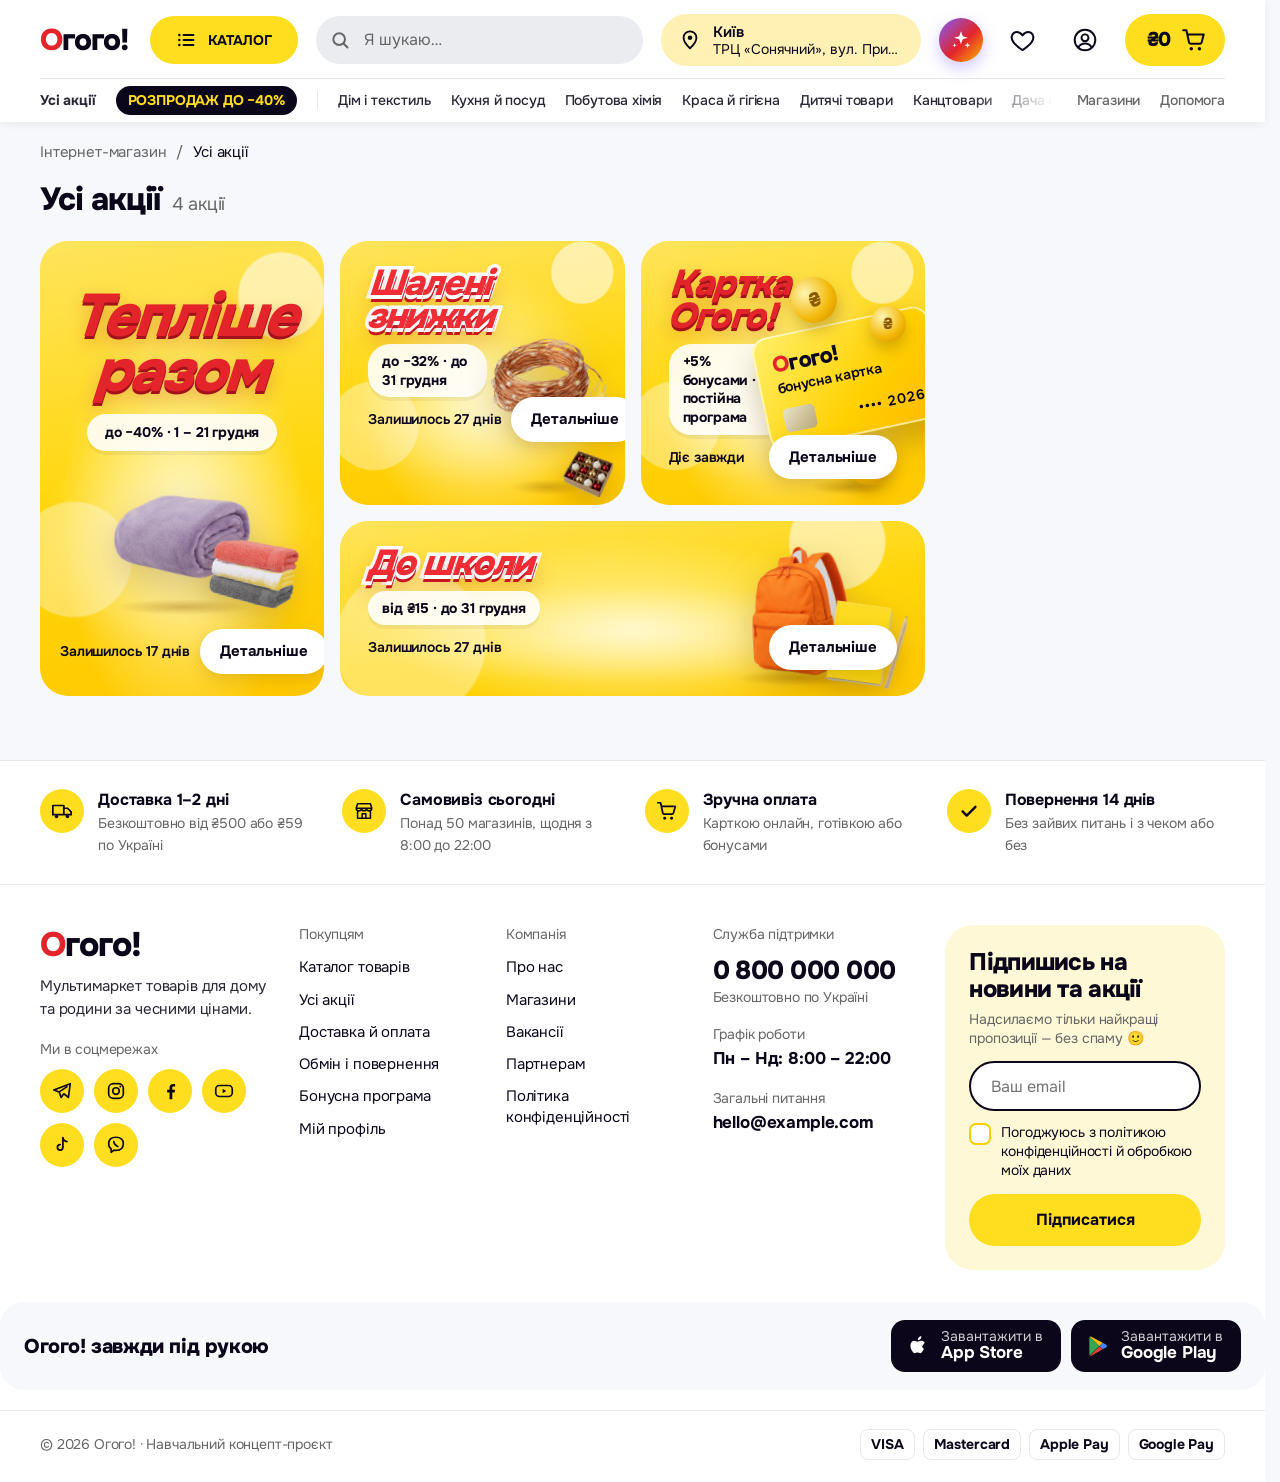
<file: promo.html>
<!DOCTYPE html>
<html lang="uk">
<head>
  <meta charset="UTF-8">
  <meta name="viewport" content="width=device-width, initial-scale=1.0, viewport-fit=cover">
  <title>Акції — Огого!</title>
  <meta name="description" content="Огого! — товари для дому, кухні, дітей і свят за чесними цінами.">
  <meta name="theme-color" content="#FFDD1F">
  <link rel="icon" href="favicon.svg" type="image/svg+xml">
  <link rel="icon" href="favicon-32.png" sizes="32x32" type="image/png">
  <link rel="apple-touch-icon" href="apple-touch-icon.png">
  <meta property="og:type" content="website">
  <meta property="og:site_name" content="Огого!">
  <meta property="og:locale" content="uk_UA">
  <meta property="og:title" content="Акції — Огого!">
  <meta property="og:description" content="Товари для дому, кухні, дітей і свят зі знижками до −40%. Забрати в магазині за 10 хвилин.">
  <meta property="og:url" content="https://kudrynskyi.github.io/site/promo.html">
  <meta property="og:image" content="https://kudrynskyi.github.io/site/og.jpg">
  <meta property="og:image:width" content="1200">
  <meta property="og:image:height" content="630">
  <meta property="og:image:alt" content="Огого! — мультимаркет низьких цін">
  <meta name="twitter:card" content="summary_large_image">
  <meta name="twitter:image" content="https://kudrynskyi.github.io/site/og.jpg">
  <link rel="preconnect" href="https://fonts.googleapis.com">
  <link rel="preconnect" href="https://fonts.gstatic.com" crossorigin>
  <link href="https://fonts.googleapis.com/css2?family=Onest:wght@400;500;600;700;800&display=swap" rel="stylesheet">
  <link rel="stylesheet" href="style.css?v=20261125-4">
</head>
<body class="promo-page-body">

  <svg width="0" height="0" style="position:absolute" aria-hidden="true">
    <symbol id="i-search" viewBox="0 0 24 24"><circle cx="11" cy="11" r="7" fill="none" stroke="currentColor" stroke-width="2.4"/><path d="M16.5 16.5 21 21" stroke="currentColor" stroke-width="2.4" stroke-linecap="round"/></symbol>
    <symbol id="i-cart" viewBox="0 0 24 24"><path d="M2 3h3l2.4 11.2a1.5 1.5 0 0 0 1.5 1.2h8.7a1.5 1.5 0 0 0 1.4-1.1L21 7H6" fill="none" stroke="currentColor" stroke-width="1.9" stroke-linecap="round" stroke-linejoin="round"/><circle cx="9.5" cy="20" r="1.6" fill="currentColor"/><circle cx="17" cy="20" r="1.6" fill="currentColor"/></symbol>
    <symbol id="i-heart" viewBox="0 0 24 24"><path d="M12 20.5s-7.5-4.6-9.3-9.2C1.4 8 3.5 4.5 7 4.5c2 0 3.6 1.1 5 2.9 1.4-1.8 3-2.9 5-2.9 3.5 0 5.6 3.5 4.3 6.8C19.5 15.9 12 20.5 12 20.5Z" fill="none" stroke="currentColor" stroke-width="1.8" stroke-linejoin="round"/></symbol>
    <symbol id="i-heart-fill" viewBox="0 0 24 24"><path d="M12 20.5s-7.5-4.6-9.3-9.2C1.4 8 3.5 4.5 7 4.5c2 0 3.6 1.1 5 2.9 1.4-1.8 3-2.9 5-2.9 3.5 0 5.6 3.5 4.3 6.8C19.5 15.9 12 20.5 12 20.5Z" fill="currentColor"/></symbol>
    <symbol id="i-user" viewBox="0 0 24 24"><circle cx="12" cy="12" r="9.5" fill="none" stroke="currentColor" stroke-width="1.8"/><circle cx="12" cy="10" r="3.2" fill="none" stroke="currentColor" stroke-width="1.8"/><path d="M6 18.5c1.4-2.2 3.5-3.3 6-3.3s4.6 1.1 6 3.3" fill="none" stroke="currentColor" stroke-width="1.8"/></symbol>
    <symbol id="i-burger" viewBox="0 0 24 24"><path d="M3 6h18M3 12h18M3 18h18" stroke="currentColor" stroke-width="2" stroke-linecap="round"/></symbol>
    <symbol id="i-grid" viewBox="0 0 24 24"><g fill="none" stroke="currentColor" stroke-width="2"><rect x="3.5" y="3.5" width="7" height="7" rx="2"/><rect x="13.5" y="3.5" width="7" height="7" rx="2"/><rect x="3.5" y="13.5" width="7" height="7" rx="2"/><rect x="13.5" y="13.5" width="7" height="7" rx="2"/></g></symbol>
    <symbol id="i-list" viewBox="0 0 24 24"><g stroke="currentColor" stroke-width="2.2" stroke-linecap="round"><path d="M9 6h12M9 12h12M9 18h12"/><path d="M4 6h.01M4 12h.01M4 18h.01" stroke-width="3"/></g></symbol>
    <symbol id="i-home" viewBox="0 0 24 24"><path d="M3.5 10.5 12 3.5l8.5 7V20a1 1 0 0 1-1 1h-5v-6h-5v6h-5a1 1 0 0 1-1-1Z" fill="none" stroke="currentColor" stroke-width="1.9" stroke-linejoin="round"/></symbol>
    <symbol id="i-pin" viewBox="0 0 24 24"><path d="M12 21s7-6.3 7-11.5A7 7 0 0 0 5 9.5C5 14.7 12 21 12 21Z" fill="none" stroke="currentColor" stroke-width="2"/><circle cx="12" cy="9.5" r="2.5" fill="currentColor"/></symbol>
    <symbol id="i-star" viewBox="0 0 24 24"><path d="m12 2.8 2.8 5.9 6.4.8-4.7 4.4 1.2 6.4L12 17.2l-5.7 3.1 1.2-6.4-4.7-4.4 6.4-.8Z" fill="currentColor"/></symbol>
    <symbol id="i-comment" viewBox="0 0 24 24"><path d="M4 5h16v11H9l-5 4Z" fill="none" stroke="currentColor" stroke-width="1.9" stroke-linejoin="round"/></symbol>
    <symbol id="i-close" viewBox="0 0 24 24"><path d="M6 6l12 12M18 6 6 18" stroke="currentColor" stroke-width="2.2" stroke-linecap="round"/></symbol>
    <symbol id="i-sort" viewBox="0 0 24 24"><path d="M3 6h18M6 12h12M9 18h6" stroke="currentColor" stroke-width="2.4" stroke-linecap="round"/></symbol>
    <symbol id="i-filter" viewBox="0 0 24 24"><path d="M3 4h18l-7 8.5V19l-4 2v-8.5Z" fill="none" stroke="currentColor" stroke-width="2" stroke-linejoin="round"/></symbol>
    <symbol id="i-trash" viewBox="0 0 24 24"><path d="M4 7h16M9 7V4h6v3M6 7l1 13h10l1-13" fill="none" stroke="currentColor" stroke-width="1.9" stroke-linecap="round" stroke-linejoin="round"/></symbol>
    <symbol id="i-chevron-left" viewBox="0 0 24 24"><path d="M15 4 7 12l8 8" fill="none" stroke="currentColor" stroke-width="2.4" stroke-linecap="round" stroke-linejoin="round"/></symbol>
    <symbol id="i-arrows" viewBox="0 0 24 24"><path d="m6 6 6 6-6 6M13 6l6 6-6 6" fill="none" stroke="currentColor" stroke-width="2.4" stroke-linecap="round" stroke-linejoin="round"/></symbol>
    <symbol id="i-phone" viewBox="0 0 24 24"><path d="M6.5 3h3l1.5 4.5-2 1.5a11 11 0 0 0 6 6l1.5-2 4.5 1.5v3a2 2 0 0 1-2 2A16 16 0 0 1 4.5 5a2 2 0 0 1 2-2Z" fill="none" stroke="currentColor" stroke-width="1.8" stroke-linejoin="round"/></symbol>
    <symbol id="i-edit" viewBox="0 0 24 24"><path d="M4 20h4L19 9l-4-4L4 16Z M13.5 6.5l4 4" fill="none" stroke="currentColor" stroke-width="1.8" stroke-linejoin="round"/></symbol>
    <symbol id="i-store" viewBox="0 0 24 24"><path d="M3.5 9 5 4h14l1.5 5M3.5 9h17M3.5 9a2.8 2.8 0 0 0 5.7 0 2.8 2.8 0 0 0 5.6 0 2.8 2.8 0 0 0 5.7 0M5 11.5V20h14v-8.5M10 20v-5h4v5" fill="none" stroke="currentColor" stroke-width="1.7" stroke-linejoin="round"/></symbol>
    <symbol id="i-chevron-right" viewBox="0 0 24 24"><path d="m9 5 7 7-7 7" fill="none" stroke="currentColor" stroke-width="2.4" stroke-linecap="round" stroke-linejoin="round"/></symbol>
    <symbol id="i-check" viewBox="0 0 24 24"><path d="m5 12.5 4.5 4.5L19 7.5" fill="none" stroke="currentColor" stroke-width="2.6" stroke-linecap="round" stroke-linejoin="round"/></symbol>
    <symbol id="i-home-fill" viewBox="0 0 24 24"><path d="M3.5 10.5 12 3.5l8.5 7V20a1 1 0 0 1-1 1h-5v-6h-5v6h-5a1 1 0 0 1-1-1Z" fill="currentColor" stroke="currentColor" stroke-width="1.9" stroke-linejoin="round"/></symbol>
    <symbol id="i-grid-fill" viewBox="0 0 24 24"><g fill="currentColor"><rect x="3" y="3" width="8" height="8" rx="2.4"/><rect x="13" y="3" width="8" height="8" rx="2.4"/><rect x="3" y="13" width="8" height="8" rx="2.4"/><rect x="13" y="13" width="8" height="8" rx="2.4"/></g></symbol>
    <symbol id="i-cart-fill" viewBox="0 0 24 24"><path d="M2 3h3l.8 4H21l-1.9 7.3a1.5 1.5 0 0 1-1.4 1.1H8.9a1.5 1.5 0 0 1-1.5-1.2Z" fill="currentColor" stroke="currentColor" stroke-width="1.9" stroke-linecap="round" stroke-linejoin="round"/><circle cx="9.5" cy="20" r="1.8" fill="currentColor"/><circle cx="17" cy="20" r="1.8" fill="currentColor"/></symbol>
    <symbol id="i-user-line" viewBox="0 0 24 24"><circle cx="12" cy="8" r="4" fill="none" stroke="currentColor" stroke-width="1.9"/><path d="M4.5 20.5c1.2-3.6 4-5.5 7.5-5.5s6.3 1.9 7.5 5.5" fill="none" stroke="currentColor" stroke-width="1.9" stroke-linecap="round"/></symbol>
    <symbol id="i-user-fill" viewBox="0 0 24 24"><circle cx="12" cy="8" r="4.4" fill="currentColor"/><path d="M4 21c1.2-4 4.2-6.2 8-6.2s6.8 2.2 8 6.2Z" fill="currentColor"/></symbol>
    <symbol id="i-globe" viewBox="0 0 24 24"><circle cx="12" cy="12" r="9" fill="none" stroke="currentColor" stroke-width="1.8"/><path d="M3 12h18M12 3c2.6 2.7 3.8 5.7 3.8 9s-1.2 6.3-3.8 9c-2.6-2.7-3.8-5.7-3.8-9S9.4 5.7 12 3Z" fill="none" stroke="currentColor" stroke-width="1.8"/></symbol>
    <symbol id="i-bag" viewBox="0 0 24 24"><path d="M5 8h14l-1 12H6Z M9 8V6a3 3 0 0 1 6 0v2" fill="none" stroke="currentColor" stroke-width="1.8" stroke-linejoin="round"/></symbol>
    <symbol id="i-info" viewBox="0 0 24 24"><circle cx="12" cy="12" r="9" fill="none" stroke="currentColor" stroke-width="1.8"/><path d="M12 11v6M12 7.5v.01" stroke="currentColor" stroke-width="2.2" stroke-linecap="round"/></symbol>
    <symbol id="i-truck" viewBox="0 0 24 24"><path d="M2 6h12v10H2zM14 9h4l4 4v3h-8" fill="none" stroke="currentColor" stroke-width="1.9" stroke-linejoin="round"/><circle cx="6" cy="18" r="2" fill="currentColor"/><circle cx="18" cy="18" r="2" fill="currentColor"/></symbol>
  </svg>

  <header class="header">
    <div class="container">
      <div class="top-nav">
        <div class="top-left">
          <a href="index.html" class="logo" aria-label="Огого! — на головну"><span class="logo-o">О</span>гого!</a>
          <span class="lang">УКР</span>
          <button class="store-chip" data-open-stores aria-label="Змінити магазин">
            <svg class="store-ico"><use href="#i-store"/></svg>
            <span data-store-full>Київ, ТРЦ «Сонячний», вул. Прикладна, 1</span>
            <svg class="chev"><use href="#i-chevron-right"/></svg>
          </button>
        </div>
        <nav class="top-links">
          <a href="promo.html">Усі акції</a>
          <a href="index.html?sale=1#catalog" class="sale-chip">РОЗПРОДАЖ ДО −40%</a>
          <a href="index.html#footer">Магазини</a>
          <a href="index.html#footer">Покупцям ▾</a>
        </nav>
        <div class="top-right">
          <a href="index.html#footer">ⓘ Допомога</a>
          <a href="#">Увійти</a>
        </div>
        <button class="store-pill" id="storePill" data-open-stores aria-label="Змінити магазин">
          <svg class="pin"><use href="#i-pin"/></svg>
          <span><b data-store-city>Київ</b><small data-store-addr>ТРЦ «Сонячний», вул. Прикладна, 1</small></span>
        </button>
      </div>

      <div class="main-row">
        <a href="index.html" class="logo logo-desk" aria-label="Огого! — на головну"><span class="logo-o">О</span>гого!</a>
        <button class="burger" id="burgerBtn" aria-label="Каталог"><svg><use href="#i-burger"/></svg></button>
        <button class="catalog-btn" id="catalogBtn" aria-expanded="false" aria-controls="catalogMenu">
          <svg><use href="#i-list"/></svg> КАТАЛОГ
        </button>
        <form class="search" id="searchForm" role="search" action="index.html" method="get">
          <input type="search" id="searchInput" name="q" placeholder="Я шукаю…" aria-label="Пошук товарів" autocomplete="off">
          <button type="submit" aria-label="Шукати"><svg><use href="#i-search"/></svg></button>
        </form>
        <button class="store-pill store-pill-desk" data-open-stores aria-label="Змінити магазин">
          <svg class="pin"><use href="#i-pin"/></svg>
          <span><b data-store-city>Київ</b><small data-store-addr>ТРЦ «Сонячний», вул. Прикладна, 1</small></span>
        </button>
        <button class="phone-btn ai-btn" data-ai aria-label="AI-помічник"><svg viewBox="0 0 24 24"><path d="M12 2.5l1.9 5.4 5.6 1.6-5.6 1.7L12 16.5l-1.9-5.3-5.6-1.7 5.6-1.6Z" fill="currentColor"/><path d="M19 14.5l.9 2.4 2.4.8-2.4.9-.9 2.4-.8-2.4-2.5-.9 2.5-.8Z" fill="currentColor"/><path d="M5 15.5l.6 1.6 1.6.6-1.6.5L5 19.8l-.6-1.6-1.6-.5 1.6-.6Z" fill="currentColor"/></svg></button>
        <a class="head-tool" href="wishlist.html">
          <span class="tool-icon"><svg><use href="#i-heart"/></svg><span class="count" data-wish-count hidden>0</span></span>
          <span>Обране</span>
        </a>
        <a class="head-icon" href="profile.html" aria-label="Увійти в профіль"><svg><use href="#i-user"/></svg></a>
        <div class="head-tool bonuses">
          <span class="bonus-chip" id="bonusTotal">₴0</span>
          <span>Ваші бонуси</span>
        </div>
        <a class="cart-btn" href="index.html#cart">
          <span class="tool-icon"><svg><use href="#i-cart"/></svg><span class="count count-brand" data-cart-count hidden>0</span></span>
          <span class="cart-sum"><small>Разом</small><b id="headerTotal">₴0</b></span>
        </a>
      </div>

      <nav class="sub-nav" aria-label="Розділи">
        <div class="sub-left">
          <a href="promo.html" class="sub-deals">Усі акції</a>
          <a href="index.html?sale=1#catalog" class="sub-sale" data-sub-sale>РОЗПРОДАЖ ДО −40%</a>
          <span class="sub-sep"></span>
          <a href="index.html?cat=home" data-cat-go="home">Дім і текстиль</a>
          <a href="index.html?cat=kitchen" data-cat-go="kitchen">Кухня й посуд</a>
          <a href="index.html?cat=clean" data-cat-go="clean">Побутова хімія</a>
          <a href="index.html?cat=beauty" data-cat-go="beauty">Краса й гігієна</a>
          <a href="index.html?cat=kids" data-cat-go="kids">Дитячі товари</a>
          <a href="index.html?cat=office" data-cat-go="office">Канцтовари</a>
          <a href="index.html?cat=garden" data-cat-go="garden">Дача й сад</a>
          <a href="index.html?cat=pets" data-cat-go="pets">Для тварин</a>
          <a href="index.html?cat=season" data-cat-go="season">Сезонні товари</a>
        </div>
        <div class="sub-right">
          <a href="index.html#footer">Магазини</a>
          <a href="index.html#footer">Допомога</a>
        </div>
      </nav>
    </div>

    <nav class="catalog-menu" id="catalogMenu" hidden>
      <div class="container catalog-menu-grid" id="catalogMenuGrid"></div>
    </nav>
  </header>

  <main class="container promo-page" id="promoMain">
    <nav class="breadcrumbs" aria-label="Навігація" id="promoCrumbs"></nav>
    <div id="promoContent"></div>
  </main>

  <footer class="footer" id="footer">
    <div class="container fperks">
        <div class="fperk"><span class="fperk-ic"><svg><use href="#i-truck"/></svg></span><div><b>Доставка 1–2 дні</b><span>Безкоштовно від ₴500 або ₴59 по Україні</span></div></div>
        <div class="fperk"><span class="fperk-ic"><svg><use href="#i-store"/></svg></span><div><b>Самовивіз сьогодні</b><span>Понад 50 магазинів, щодня з 8:00 до 22:00</span></div></div>
        <div class="fperk"><span class="fperk-ic"><svg><use href="#i-cart"/></svg></span><div><b>Зручна оплата</b><span>Карткою онлайн, готівкою або бонусами</span></div></div>
        <div class="fperk"><span class="fperk-ic"><svg><use href="#i-check"/></svg></span><div><b>Повернення 14 днів</b><span>Без зайвих питань і з чеком або без</span></div></div>
    </div>

    <div class="container fmain">
      <div class="fbrand">
        <a href="index.html" class="logo"><span class="logo-o">О</span>гого!</a>
        <p>Мультимаркет товарів для дому та родини за чесними цінами.</p>
        <span class="fcap">Ми в соцмережах</span>
        <div class="fsocial"><a class="soc" href="#" aria-label="Telegram"><svg viewBox="0 0 24 24"><path d="M21 4 3 11l6 2 2 6 3-4 5 4Z M9 13l9-6" fill="none" stroke="currentColor" stroke-width="1.8" stroke-linejoin="round"/></svg></a><a class="soc" href="#" aria-label="Instagram"><svg viewBox="0 0 24 24"><rect x="4" y="4" width="16" height="16" rx="5" fill="none" stroke="currentColor" stroke-width="1.8"/><circle cx="12" cy="12" r="3.6" fill="none" stroke="currentColor" stroke-width="1.8"/><circle cx="16.8" cy="7.2" r="1.1" fill="currentColor"/></svg></a><a class="soc" href="#" aria-label="Facebook"><svg viewBox="0 0 24 24"><path d="M14.5 21v-7.5h2.6l.4-3h-3V8.6c0-.9.3-1.5 1.5-1.5h1.6V4.4c-.3 0-1.2-.1-2.3-.1-2.3 0-3.8 1.4-3.8 3.9v2.3H8.9v3h2.6V21" fill="currentColor"/></svg></a><a class="soc" href="#" aria-label="YouTube"><svg viewBox="0 0 24 24"><rect x="3" y="6" width="18" height="12" rx="4" fill="none" stroke="currentColor" stroke-width="1.8"/><path d="m10.5 9.5 4 2.5-4 2.5Z" fill="currentColor"/></svg></a><a class="soc" href="#" aria-label="TikTok"><svg viewBox="0 0 24 24"><path d="M13 4v10.5a3 3 0 1 1-3-3M13 4c.4 2.4 2 4 4.5 4.2" fill="none" stroke="currentColor" stroke-width="1.9" stroke-linecap="round"/></svg></a><a class="soc" href="#" aria-label="Viber"><svg viewBox="0 0 24 24"><path d="M12 3.5c-4.9 0-8 2.5-8 7.2 0 2.6 1 4.4 2.7 5.5V20l2.9-2.4c.8.1 1.6.2 2.4.2 4.9 0 8-2.5 8-7.2s-3.1-7.1-8-7.1Z" fill="none" stroke="currentColor" stroke-width="1.8" stroke-linejoin="round"/><path d="M9.6 8.2c.4 2.5 2 4.6 4.5 5.4" fill="none" stroke="currentColor" stroke-width="1.8" stroke-linecap="round"/></svg></a></div>
      </div>

      <nav class="fcol" aria-label="Покупцям">
        <span class="fcap">Покупцям</span>
        <a href="index.html#catalog">Каталог товарів</a>
        <a href="promo.html">Усі акції</a>
        <a href="#">Доставка й оплата</a>
        <a href="#">Обмін і повернення</a>
        <a href="promo.html?id=card">Бонусна програма</a>
        <a href="profile.html">Мій профіль</a>
      </nav>

      <nav class="fcol" aria-label="Компанія">
        <span class="fcap">Компанія</span>
        <a href="#">Про нас</a>
        <a href="#" data-open-stores>Магазини</a>
        <a href="#">Вакансії</a>
        <a href="#">Партнерам</a>
        <a href="#">Політика конфіденційності</a>
      </nav>

      <div class="fcontacts">
        <span class="fcap">Служба підтримки</span>
        <a href="tel:0800000000" class="fphone">0 800 000 000</a>
        <span class="fnote">Безкоштовно по Україні</span>
        <span class="fcap">Графік роботи</span>
        <b class="fval">Пн – Нд: 8:00 – 22:00</b>
        <span class="fcap">Загальні питання</span>
        <a href="mailto:hello@example.com" class="fval">hello@example.com</a>
      </div>

      <form class="fsub" id="footerSub" novalidate>
        <h3>Підпишись на новини та акції</h3>
        <p>Надсилаємо тільки найкращі пропозиції — без спаму 🙂</p>
        <div class="fsub-field">
          <input type="email" id="fsubEmail" placeholder="Ваш email" aria-label="Ваш email" autocomplete="email">
        </div>
        <label class="fsub-check"><input type="checkbox" id="fsubAgree"><span>Погоджуюсь з політикою конфіденційності й обробкою моїх даних</span></label>
        <button type="submit" class="btn btn-brand btn-block">Підписатися</button>
        <p class="fsub-msg" id="fsubMsg" role="status" aria-live="polite"></p>
      </form>
    </div>

    <div class="container fapp">
      <b>Огого! завжди під рукою</b>
      <div class="fapp-badges">
        <a class="store-badge" href="#" data-soon="Застосунок з'явиться згодом 🙂"><svg viewBox="0 0 24 24"><path d="M16.4 12.6c0-2.4 2-3.5 2-3.6-1.1-1.6-2.8-1.8-3.4-1.8-1.4-.1-2.8.9-3.5.9s-1.8-.9-3-.9C6.9 7.3 5 8.6 5 11.6c0 1.8.7 3.8 1.6 5.1.7 1 1.4 2 2.4 2s1.3-.6 2.5-.6 1.5.6 2.5.6 1.7-1 2.4-2c.8-1.1 1.1-2.2 1.1-2.3-.1 0-2.1-.8-2.1-3.8ZM14.3 5.6c.5-.7.9-1.6.8-2.6-.8 0-1.8.5-2.4 1.2-.5.6-1 1.6-.8 2.5.9.1 1.8-.4 2.4-1.1Z" fill="currentColor"/></svg><span><small>Завантажити в</small>App Store</span></a>
        <a class="store-badge" href="#" data-soon="Застосунок з'явиться згодом 🙂"><svg viewBox="0 0 24 24"><path d="M4.5 3.4 13.3 12l-8.8 8.6c-.3-.2-.5-.6-.5-1V4.4c0-.4.2-.8.5-1Z" fill="#34A853"/><path d="m16.4 9-3.1 3-8.8-8.6c.4-.2.9-.2 1.3 0Z" fill="#FBBC04"/><path d="m16.4 15-10.6 6c-.4.2-.9.2-1.3 0l8.8-8.6Z" fill="#EA4335"/><path d="M19.6 10.8c.8.5.8 1.9 0 2.4L16.4 15l-3.1-3 3.1-3Z" fill="#4285F4"/></svg><span><small>Завантажити в</small>Google Play</span></a>
      </div>
    </div>

    <div class="container fbottom">
      <span>© 2026 Огого! · Навчальний концепт-проєкт</span>
      <div class="fpay" aria-label="Способи оплати"><span>VISA</span><span>Mastercard</span><span>Apple Pay</span><span>Google Pay</span></div>
    </div>
  </footer>

  <nav class="tab-bar" aria-label="Навігація">
    <a class="tab" data-tab="home" href="index.html"><span class="tab-ic"><svg class="ic-o"><use href="#i-home"/></svg><svg class="ic-f"><use href="#i-home-fill"/></svg></span><span class="tab-l">Головна</span></a>
    <a class="tab" data-tab="catalog" href="index.html#catalog-menu"><span class="tab-ic"><svg class="ic-o"><use href="#i-grid"/></svg><svg class="ic-f"><use href="#i-grid-fill"/></svg></span><span class="tab-l">Каталог</span></a>
    <a class="tab" data-tab="cart" href="index.html#cart"><span class="tab-ic"><svg class="ic-o"><use href="#i-cart"/></svg><svg class="ic-f"><use href="#i-cart-fill"/></svg><span class="count" data-cart-count hidden>0</span></span><span class="tab-l">Кошик</span></a>
    <a class="tab" data-tab="wishlist" href="wishlist.html"><span class="tab-ic"><svg class="ic-o"><use href="#i-heart"/></svg><svg class="ic-f"><use href="#i-heart-fill"/></svg><span class="count" data-wish-count hidden>0</span></span><span class="tab-l">Обране</span></a>
    <a class="tab" data-tab="profile" href="profile.html"><span class="tab-ic"><svg class="ic-o"><use href="#i-user-line"/></svg><svg class="ic-f"><use href="#i-user-fill"/></svg></span><span class="tab-l">Профіль</span></a>
  </nav>

  <div class="overlay" id="overlay" hidden></div>

  <!-- Вибір магазину -->
  <section class="store-modal" id="storeModal" role="dialog" aria-modal="true" aria-labelledby="storeTitle" aria-hidden="true">
    <div class="sheet-handle"></div>
    <div class="sheet-head">
      <h3 id="storeTitle">Оберіть магазин</h3>
      <button class="icon-btn" data-close aria-label="Закрити"><svg><use href="#i-close"/></svg></button>
    </div>
    <p class="store-hint">Покажемо наявність і ціни у вибраному магазині. Забрати замовлення можна вже сьогодні.</p>
    <div class="city-chips" id="cityChips"></div>
    <label class="store-search">
      <svg><use href="#i-search"/></svg>
      <input type="search" id="storeSearch" placeholder="Місто, вулиця або ТРЦ" autocomplete="off">
    </label>
    <ul class="store-list" id="storeList"></ul>
  </section>

  <div class="toast" id="toast" role="status" aria-live="polite"></div>

  <script src="data.js?v=20261125-4"></script>
  <script src="i18n.js?v=20261125-4"></script>
  <script src="auth.js?v=20261125-4"></script>
  <script src="footer.js?v=20261125-4"></script>
  <script src="assistant.js?v=20261125-4"></script>
  <script src="promo.js?v=20261125-4"></script>
  <script src="search.js?v=20261125-4"></script>
</body>
</html>
</file>
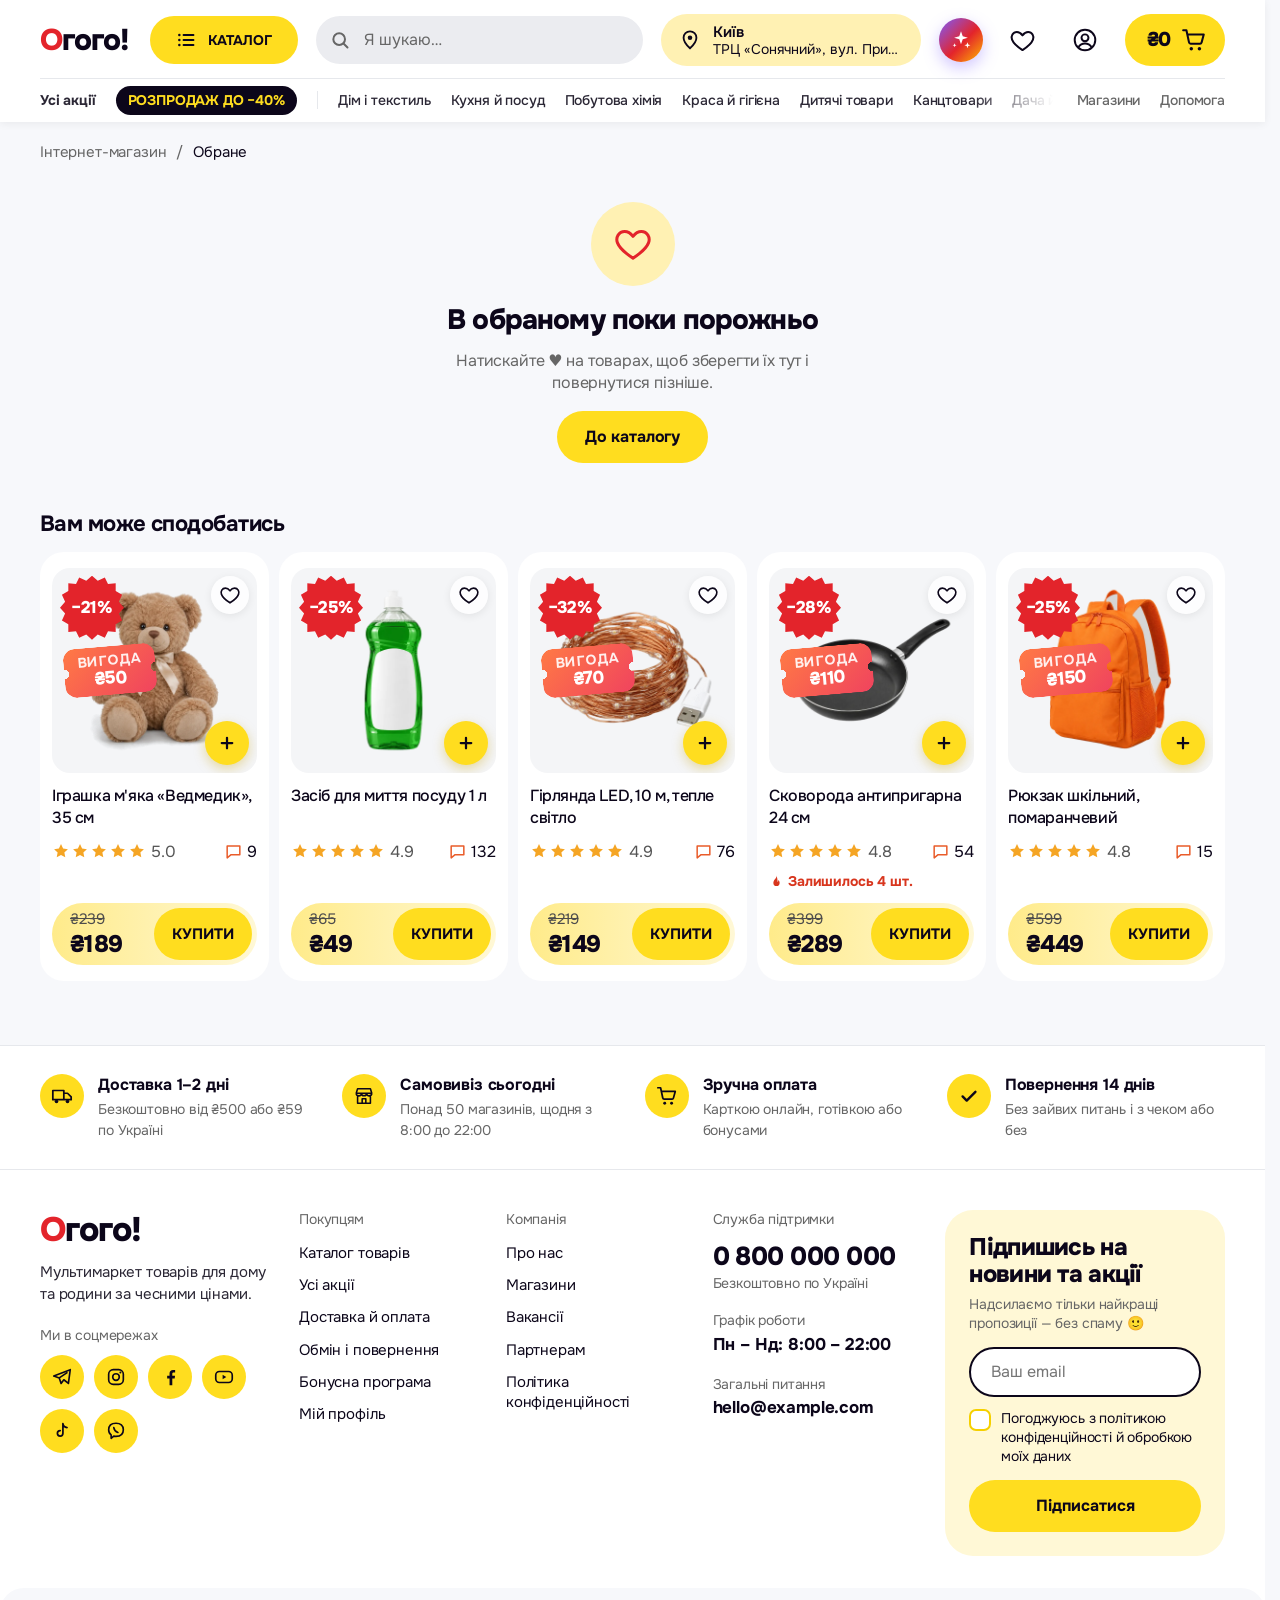
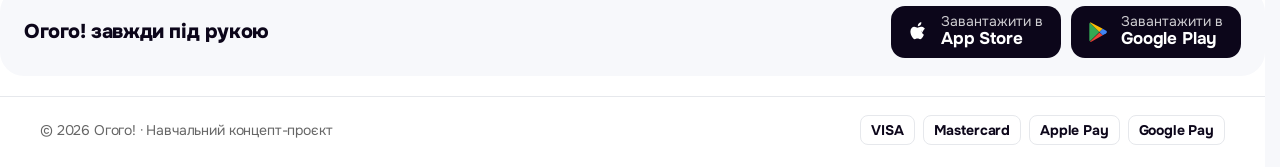
<file: wishlist.html>
<!DOCTYPE html>
<html lang="uk">
<head>
  <meta charset="UTF-8">
  <meta name="viewport" content="width=device-width, initial-scale=1.0, viewport-fit=cover">
  <title>Обране — Огого!</title>
  <meta name="description" content="Огого! — товари для дому, кухні, дітей і свят за чесними цінами.">
  <meta name="theme-color" content="#FFDD1F">
  <link rel="icon" href="favicon.svg" type="image/svg+xml">
  <link rel="icon" href="favicon-32.png" sizes="32x32" type="image/png">
  <link rel="apple-touch-icon" href="apple-touch-icon.png">
  <meta property="og:type" content="website">
  <meta property="og:site_name" content="Огого!">
  <meta property="og:locale" content="uk_UA">
  <meta property="og:title" content="Обране — Огого!">
  <meta property="og:description" content="Товари для дому, кухні, дітей і свят зі знижками до −40%. Забрати в магазині за 10 хвилин.">
  <meta property="og:url" content="https://kudrynskyi.github.io/site/wishlist.html">
  <meta property="og:image" content="https://kudrynskyi.github.io/site/og.jpg">
  <meta property="og:image:width" content="1200">
  <meta property="og:image:height" content="630">
  <meta property="og:image:alt" content="Огого! — мультимаркет низьких цін">
  <meta name="twitter:card" content="summary_large_image">
  <meta name="twitter:image" content="https://kudrynskyi.github.io/site/og.jpg">
  <link rel="preconnect" href="https://fonts.googleapis.com">
  <link rel="preconnect" href="https://fonts.gstatic.com" crossorigin>
  <link href="https://fonts.googleapis.com/css2?family=Onest:wght@400;500;600;700;800&display=swap" rel="stylesheet">
  <link rel="stylesheet" href="style.css?v=20261125-4">
</head>
<body class="wl-body">

  <svg width="0" height="0" style="position:absolute" aria-hidden="true">
    <symbol id="i-search" viewBox="0 0 24 24"><circle cx="11" cy="11" r="7" fill="none" stroke="currentColor" stroke-width="2.4"/><path d="M16.5 16.5 21 21" stroke="currentColor" stroke-width="2.4" stroke-linecap="round"/></symbol>
    <symbol id="i-cart" viewBox="0 0 24 24"><path d="M2 3h3l2.4 11.2a1.5 1.5 0 0 0 1.5 1.2h8.7a1.5 1.5 0 0 0 1.4-1.1L21 7H6" fill="none" stroke="currentColor" stroke-width="1.9" stroke-linecap="round" stroke-linejoin="round"/><circle cx="9.5" cy="20" r="1.6" fill="currentColor"/><circle cx="17" cy="20" r="1.6" fill="currentColor"/></symbol>
    <symbol id="i-heart" viewBox="0 0 24 24"><path d="M12 20.5s-7.5-4.6-9.3-9.2C1.4 8 3.5 4.5 7 4.5c2 0 3.6 1.1 5 2.9 1.4-1.8 3-2.9 5-2.9 3.5 0 5.6 3.5 4.3 6.8C19.5 15.9 12 20.5 12 20.5Z" fill="none" stroke="currentColor" stroke-width="1.8" stroke-linejoin="round"/></symbol>
    <symbol id="i-heart-fill" viewBox="0 0 24 24"><path d="M12 20.5s-7.5-4.6-9.3-9.2C1.4 8 3.5 4.5 7 4.5c2 0 3.6 1.1 5 2.9 1.4-1.8 3-2.9 5-2.9 3.5 0 5.6 3.5 4.3 6.8C19.5 15.9 12 20.5 12 20.5Z" fill="currentColor"/></symbol>
    <symbol id="i-user" viewBox="0 0 24 24"><circle cx="12" cy="12" r="9.5" fill="none" stroke="currentColor" stroke-width="1.8"/><circle cx="12" cy="10" r="3.2" fill="none" stroke="currentColor" stroke-width="1.8"/><path d="M6 18.5c1.4-2.2 3.5-3.3 6-3.3s4.6 1.1 6 3.3" fill="none" stroke="currentColor" stroke-width="1.8"/></symbol>
    <symbol id="i-burger" viewBox="0 0 24 24"><path d="M3 6h18M3 12h18M3 18h18" stroke="currentColor" stroke-width="2" stroke-linecap="round"/></symbol>
    <symbol id="i-grid" viewBox="0 0 24 24"><g fill="none" stroke="currentColor" stroke-width="2"><rect x="3.5" y="3.5" width="7" height="7" rx="2"/><rect x="13.5" y="3.5" width="7" height="7" rx="2"/><rect x="3.5" y="13.5" width="7" height="7" rx="2"/><rect x="13.5" y="13.5" width="7" height="7" rx="2"/></g></symbol>
    <symbol id="i-list" viewBox="0 0 24 24"><g stroke="currentColor" stroke-width="2.2" stroke-linecap="round"><path d="M9 6h12M9 12h12M9 18h12"/><path d="M4 6h.01M4 12h.01M4 18h.01" stroke-width="3"/></g></symbol>
    <symbol id="i-home" viewBox="0 0 24 24"><path d="M3.5 10.5 12 3.5l8.5 7V20a1 1 0 0 1-1 1h-5v-6h-5v6h-5a1 1 0 0 1-1-1Z" fill="none" stroke="currentColor" stroke-width="1.9" stroke-linejoin="round"/></symbol>
    <symbol id="i-pin" viewBox="0 0 24 24"><path d="M12 21s7-6.3 7-11.5A7 7 0 0 0 5 9.5C5 14.7 12 21 12 21Z" fill="none" stroke="currentColor" stroke-width="2"/><circle cx="12" cy="9.5" r="2.5" fill="currentColor"/></symbol>
    <symbol id="i-star" viewBox="0 0 24 24"><path d="m12 2.8 2.8 5.9 6.4.8-4.7 4.4 1.2 6.4L12 17.2l-5.7 3.1 1.2-6.4-4.7-4.4 6.4-.8Z" fill="currentColor"/></symbol>
    <symbol id="i-comment" viewBox="0 0 24 24"><path d="M4 5h16v11H9l-5 4Z" fill="none" stroke="currentColor" stroke-width="1.9" stroke-linejoin="round"/></symbol>
    <symbol id="i-close" viewBox="0 0 24 24"><path d="M6 6l12 12M18 6 6 18" stroke="currentColor" stroke-width="2.2" stroke-linecap="round"/></symbol>
    <symbol id="i-sort" viewBox="0 0 24 24"><path d="M3 6h18M6 12h12M9 18h6" stroke="currentColor" stroke-width="2.4" stroke-linecap="round"/></symbol>
    <symbol id="i-filter" viewBox="0 0 24 24"><path d="M3 4h18l-7 8.5V19l-4 2v-8.5Z" fill="none" stroke="currentColor" stroke-width="2" stroke-linejoin="round"/></symbol>
    <symbol id="i-trash" viewBox="0 0 24 24"><path d="M4 7h16M9 7V4h6v3M6 7l1 13h10l1-13" fill="none" stroke="currentColor" stroke-width="1.9" stroke-linecap="round" stroke-linejoin="round"/></symbol>
    <symbol id="i-chevron-left" viewBox="0 0 24 24"><path d="M15 4 7 12l8 8" fill="none" stroke="currentColor" stroke-width="2.4" stroke-linecap="round" stroke-linejoin="round"/></symbol>
    <symbol id="i-arrows" viewBox="0 0 24 24"><path d="m6 6 6 6-6 6M13 6l6 6-6 6" fill="none" stroke="currentColor" stroke-width="2.4" stroke-linecap="round" stroke-linejoin="round"/></symbol>
    <symbol id="i-phone" viewBox="0 0 24 24"><path d="M6.5 3h3l1.5 4.5-2 1.5a11 11 0 0 0 6 6l1.5-2 4.5 1.5v3a2 2 0 0 1-2 2A16 16 0 0 1 4.5 5a2 2 0 0 1 2-2Z" fill="none" stroke="currentColor" stroke-width="1.8" stroke-linejoin="round"/></symbol>
    <symbol id="i-edit" viewBox="0 0 24 24"><path d="M4 20h4L19 9l-4-4L4 16Z M13.5 6.5l4 4" fill="none" stroke="currentColor" stroke-width="1.8" stroke-linejoin="round"/></symbol>
    <symbol id="i-store" viewBox="0 0 24 24"><path d="M3.5 9 5 4h14l1.5 5M3.5 9h17M3.5 9a2.8 2.8 0 0 0 5.7 0 2.8 2.8 0 0 0 5.6 0 2.8 2.8 0 0 0 5.7 0M5 11.5V20h14v-8.5M10 20v-5h4v5" fill="none" stroke="currentColor" stroke-width="1.7" stroke-linejoin="round"/></symbol>
    <symbol id="i-chevron-right" viewBox="0 0 24 24"><path d="m9 5 7 7-7 7" fill="none" stroke="currentColor" stroke-width="2.4" stroke-linecap="round" stroke-linejoin="round"/></symbol>
    <symbol id="i-check" viewBox="0 0 24 24"><path d="m5 12.5 4.5 4.5L19 7.5" fill="none" stroke="currentColor" stroke-width="2.6" stroke-linecap="round" stroke-linejoin="round"/></symbol>
    <symbol id="i-home-fill" viewBox="0 0 24 24"><path d="M3.5 10.5 12 3.5l8.5 7V20a1 1 0 0 1-1 1h-5v-6h-5v6h-5a1 1 0 0 1-1-1Z" fill="currentColor" stroke="currentColor" stroke-width="1.9" stroke-linejoin="round"/></symbol>
    <symbol id="i-grid-fill" viewBox="0 0 24 24"><g fill="currentColor"><rect x="3" y="3" width="8" height="8" rx="2.4"/><rect x="13" y="3" width="8" height="8" rx="2.4"/><rect x="3" y="13" width="8" height="8" rx="2.4"/><rect x="13" y="13" width="8" height="8" rx="2.4"/></g></symbol>
    <symbol id="i-cart-fill" viewBox="0 0 24 24"><path d="M2 3h3l.8 4H21l-1.9 7.3a1.5 1.5 0 0 1-1.4 1.1H8.9a1.5 1.5 0 0 1-1.5-1.2Z" fill="currentColor" stroke="currentColor" stroke-width="1.9" stroke-linecap="round" stroke-linejoin="round"/><circle cx="9.5" cy="20" r="1.8" fill="currentColor"/><circle cx="17" cy="20" r="1.8" fill="currentColor"/></symbol>
    <symbol id="i-user-line" viewBox="0 0 24 24"><circle cx="12" cy="8" r="4" fill="none" stroke="currentColor" stroke-width="1.9"/><path d="M4.5 20.5c1.2-3.6 4-5.5 7.5-5.5s6.3 1.9 7.5 5.5" fill="none" stroke="currentColor" stroke-width="1.9" stroke-linecap="round"/></symbol>
    <symbol id="i-user-fill" viewBox="0 0 24 24"><circle cx="12" cy="8" r="4.4" fill="currentColor"/><path d="M4 21c1.2-4 4.2-6.2 8-6.2s6.8 2.2 8 6.2Z" fill="currentColor"/></symbol>
    <symbol id="i-globe" viewBox="0 0 24 24"><circle cx="12" cy="12" r="9" fill="none" stroke="currentColor" stroke-width="1.8"/><path d="M3 12h18M12 3c2.6 2.7 3.8 5.7 3.8 9s-1.2 6.3-3.8 9c-2.6-2.7-3.8-5.7-3.8-9S9.4 5.7 12 3Z" fill="none" stroke="currentColor" stroke-width="1.8"/></symbol>
    <symbol id="i-bag" viewBox="0 0 24 24"><path d="M5 8h14l-1 12H6Z M9 8V6a3 3 0 0 1 6 0v2" fill="none" stroke="currentColor" stroke-width="1.8" stroke-linejoin="round"/></symbol>
    <symbol id="i-info" viewBox="0 0 24 24"><circle cx="12" cy="12" r="9" fill="none" stroke="currentColor" stroke-width="1.8"/><path d="M12 11v6M12 7.5v.01" stroke="currentColor" stroke-width="2.2" stroke-linecap="round"/></symbol>
    <symbol id="i-truck" viewBox="0 0 24 24"><path d="M2 6h12v10H2zM14 9h4l4 4v3h-8" fill="none" stroke="currentColor" stroke-width="1.9" stroke-linejoin="round"/><circle cx="6" cy="18" r="2" fill="currentColor"/><circle cx="18" cy="18" r="2" fill="currentColor"/></symbol>
  </svg>

  <header class="header">
    <div class="container">
      <div class="top-nav">
        <div class="top-left">
          <a href="index.html" class="logo" aria-label="Огого! — на головну"><span class="logo-o">О</span>гого!</a>
          <span class="lang">УКР</span>
          <button class="store-chip" data-open-stores aria-label="Змінити магазин">
            <svg class="store-ico"><use href="#i-store"/></svg>
            <span data-store-full>Київ, ТРЦ «Сонячний», вул. Прикладна, 1</span>
            <svg class="chev"><use href="#i-chevron-right"/></svg>
          </button>
        </div>
        <nav class="top-links">
          <a href="promo.html">Усі акції</a>
          <a href="index.html?sale=1#catalog" class="sale-chip">РОЗПРОДАЖ ДО −40%</a>
          <a href="index.html#footer">Магазини</a>
          <a href="index.html#footer">Покупцям ▾</a>
        </nav>
        <div class="top-right">
          <a href="index.html#footer">ⓘ Допомога</a>
          <a href="#">Увійти</a>
        </div>
        <button class="store-pill" id="storePill" data-open-stores aria-label="Змінити магазин">
          <svg class="pin"><use href="#i-pin"/></svg>
          <span><b data-store-city>Київ</b><small data-store-addr>ТРЦ «Сонячний», вул. Прикладна, 1</small></span>
        </button>
      </div>

      <div class="main-row">
        <a href="index.html" class="logo logo-desk" aria-label="Огого! — на головну"><span class="logo-o">О</span>гого!</a>
        <button class="burger" id="burgerBtn" aria-label="Каталог"><svg><use href="#i-burger"/></svg></button>
        <button class="catalog-btn" id="catalogBtn" aria-expanded="false" aria-controls="catalogMenu">
          <svg><use href="#i-list"/></svg> КАТАЛОГ
        </button>
        <form class="search" id="searchForm" role="search" action="index.html" method="get">
          <input type="search" id="searchInput" name="q" placeholder="Я шукаю…" aria-label="Пошук товарів" autocomplete="off">
          <button type="submit" aria-label="Шукати"><svg><use href="#i-search"/></svg></button>
        </form>
        <button class="store-pill store-pill-desk" data-open-stores aria-label="Змінити магазин">
          <svg class="pin"><use href="#i-pin"/></svg>
          <span><b data-store-city>Київ</b><small data-store-addr>ТРЦ «Сонячний», вул. Прикладна, 1</small></span>
        </button>
        <button class="phone-btn ai-btn" data-ai aria-label="AI-помічник"><svg viewBox="0 0 24 24"><path d="M12 2.5l1.9 5.4 5.6 1.6-5.6 1.7L12 16.5l-1.9-5.3-5.6-1.7 5.6-1.6Z" fill="currentColor"/><path d="M19 14.5l.9 2.4 2.4.8-2.4.9-.9 2.4-.8-2.4-2.5-.9 2.5-.8Z" fill="currentColor"/><path d="M5 15.5l.6 1.6 1.6.6-1.6.5L5 19.8l-.6-1.6-1.6-.5 1.6-.6Z" fill="currentColor"/></svg></button>
        <a class="head-tool" href="wishlist.html">
          <span class="tool-icon"><svg><use href="#i-heart"/></svg><span class="count" data-wish-count hidden>0</span></span>
          <span>Обране</span>
        </a>
        <a class="head-icon" href="profile.html" aria-label="Увійти в профіль"><svg><use href="#i-user"/></svg></a>
        <div class="head-tool bonuses">
          <span class="bonus-chip" id="bonusTotal">₴0</span>
          <span>Ваші бонуси</span>
        </div>
        <a class="cart-btn" href="index.html#cart">
          <span class="tool-icon"><svg><use href="#i-cart"/></svg><span class="count count-brand" data-cart-count hidden>0</span></span>
          <span class="cart-sum"><small>Разом</small><b id="headerTotal">₴0</b></span>
        </a>
      </div>

      <nav class="sub-nav" aria-label="Розділи">
        <div class="sub-left">
          <a href="promo.html" class="sub-deals">Усі акції</a>
          <a href="index.html?sale=1#catalog" class="sub-sale" data-sub-sale>РОЗПРОДАЖ ДО −40%</a>
          <span class="sub-sep"></span>
          <a href="index.html?cat=home" data-cat-go="home">Дім і текстиль</a>
          <a href="index.html?cat=kitchen" data-cat-go="kitchen">Кухня й посуд</a>
          <a href="index.html?cat=clean" data-cat-go="clean">Побутова хімія</a>
          <a href="index.html?cat=beauty" data-cat-go="beauty">Краса й гігієна</a>
          <a href="index.html?cat=kids" data-cat-go="kids">Дитячі товари</a>
          <a href="index.html?cat=office" data-cat-go="office">Канцтовари</a>
          <a href="index.html?cat=garden" data-cat-go="garden">Дача й сад</a>
          <a href="index.html?cat=pets" data-cat-go="pets">Для тварин</a>
          <a href="index.html?cat=season" data-cat-go="season">Сезонні товари</a>
        </div>
        <div class="sub-right">
          <a href="index.html#footer">Магазини</a>
          <a href="index.html#footer">Допомога</a>
        </div>
      </nav>
    </div>

    <nav class="catalog-menu" id="catalogMenu" hidden>
      <div class="container catalog-menu-grid" id="catalogMenuGrid"></div>
    </nav>
  </header>

  <main class="container wl" id="wlMain">
    <nav class="breadcrumbs" aria-label="Навігація"><a href="index.html">Інтернет-магазин</a><span>/</span><span>Обране</span></nav>
    <div id="wlContent"></div>
  </main>

  <footer class="footer" id="footer">
    <div class="container fperks">
        <div class="fperk"><span class="fperk-ic"><svg><use href="#i-truck"/></svg></span><div><b>Доставка 1–2 дні</b><span>Безкоштовно від ₴500 або ₴59 по Україні</span></div></div>
        <div class="fperk"><span class="fperk-ic"><svg><use href="#i-store"/></svg></span><div><b>Самовивіз сьогодні</b><span>Понад 50 магазинів, щодня з 8:00 до 22:00</span></div></div>
        <div class="fperk"><span class="fperk-ic"><svg><use href="#i-cart"/></svg></span><div><b>Зручна оплата</b><span>Карткою онлайн, готівкою або бонусами</span></div></div>
        <div class="fperk"><span class="fperk-ic"><svg><use href="#i-check"/></svg></span><div><b>Повернення 14 днів</b><span>Без зайвих питань і з чеком або без</span></div></div>
    </div>

    <div class="container fmain">
      <div class="fbrand">
        <a href="index.html" class="logo"><span class="logo-o">О</span>гого!</a>
        <p>Мультимаркет товарів для дому та родини за чесними цінами.</p>
        <span class="fcap">Ми в соцмережах</span>
        <div class="fsocial"><a class="soc" href="#" aria-label="Telegram"><svg viewBox="0 0 24 24"><path d="M21 4 3 11l6 2 2 6 3-4 5 4Z M9 13l9-6" fill="none" stroke="currentColor" stroke-width="1.8" stroke-linejoin="round"/></svg></a><a class="soc" href="#" aria-label="Instagram"><svg viewBox="0 0 24 24"><rect x="4" y="4" width="16" height="16" rx="5" fill="none" stroke="currentColor" stroke-width="1.8"/><circle cx="12" cy="12" r="3.6" fill="none" stroke="currentColor" stroke-width="1.8"/><circle cx="16.8" cy="7.2" r="1.1" fill="currentColor"/></svg></a><a class="soc" href="#" aria-label="Facebook"><svg viewBox="0 0 24 24"><path d="M14.5 21v-7.5h2.6l.4-3h-3V8.6c0-.9.3-1.5 1.5-1.5h1.6V4.4c-.3 0-1.2-.1-2.3-.1-2.3 0-3.8 1.4-3.8 3.9v2.3H8.9v3h2.6V21" fill="currentColor"/></svg></a><a class="soc" href="#" aria-label="YouTube"><svg viewBox="0 0 24 24"><rect x="3" y="6" width="18" height="12" rx="4" fill="none" stroke="currentColor" stroke-width="1.8"/><path d="m10.5 9.5 4 2.5-4 2.5Z" fill="currentColor"/></svg></a><a class="soc" href="#" aria-label="TikTok"><svg viewBox="0 0 24 24"><path d="M13 4v10.5a3 3 0 1 1-3-3M13 4c.4 2.4 2 4 4.5 4.2" fill="none" stroke="currentColor" stroke-width="1.9" stroke-linecap="round"/></svg></a><a class="soc" href="#" aria-label="Viber"><svg viewBox="0 0 24 24"><path d="M12 3.5c-4.9 0-8 2.5-8 7.2 0 2.6 1 4.4 2.7 5.5V20l2.9-2.4c.8.1 1.6.2 2.4.2 4.9 0 8-2.5 8-7.2s-3.1-7.1-8-7.1Z" fill="none" stroke="currentColor" stroke-width="1.8" stroke-linejoin="round"/><path d="M9.6 8.2c.4 2.5 2 4.6 4.5 5.4" fill="none" stroke="currentColor" stroke-width="1.8" stroke-linecap="round"/></svg></a></div>
      </div>

      <nav class="fcol" aria-label="Покупцям">
        <span class="fcap">Покупцям</span>
        <a href="index.html#catalog">Каталог товарів</a>
        <a href="promo.html">Усі акції</a>
        <a href="#">Доставка й оплата</a>
        <a href="#">Обмін і повернення</a>
        <a href="promo.html?id=card">Бонусна програма</a>
        <a href="profile.html">Мій профіль</a>
      </nav>

      <nav class="fcol" aria-label="Компанія">
        <span class="fcap">Компанія</span>
        <a href="#">Про нас</a>
        <a href="#" data-open-stores>Магазини</a>
        <a href="#">Вакансії</a>
        <a href="#">Партнерам</a>
        <a href="#">Політика конфіденційності</a>
      </nav>

      <div class="fcontacts">
        <span class="fcap">Служба підтримки</span>
        <a href="tel:0800000000" class="fphone">0 800 000 000</a>
        <span class="fnote">Безкоштовно по Україні</span>
        <span class="fcap">Графік роботи</span>
        <b class="fval">Пн – Нд: 8:00 – 22:00</b>
        <span class="fcap">Загальні питання</span>
        <a href="mailto:hello@example.com" class="fval">hello@example.com</a>
      </div>

      <form class="fsub" id="footerSub" novalidate>
        <h3>Підпишись на новини та акції</h3>
        <p>Надсилаємо тільки найкращі пропозиції — без спаму 🙂</p>
        <div class="fsub-field">
          <input type="email" id="fsubEmail" placeholder="Ваш email" aria-label="Ваш email" autocomplete="email">
        </div>
        <label class="fsub-check"><input type="checkbox" id="fsubAgree"><span>Погоджуюсь з політикою конфіденційності й обробкою моїх даних</span></label>
        <button type="submit" class="btn btn-brand btn-block">Підписатися</button>
        <p class="fsub-msg" id="fsubMsg" role="status" aria-live="polite"></p>
      </form>
    </div>

    <div class="container fapp">
      <b>Огого! завжди під рукою</b>
      <div class="fapp-badges">
        <a class="store-badge" href="#" data-soon="Застосунок з'явиться згодом 🙂"><svg viewBox="0 0 24 24"><path d="M16.4 12.6c0-2.4 2-3.5 2-3.6-1.1-1.6-2.8-1.8-3.4-1.8-1.4-.1-2.8.9-3.5.9s-1.8-.9-3-.9C6.9 7.3 5 8.6 5 11.6c0 1.8.7 3.8 1.6 5.1.7 1 1.4 2 2.4 2s1.3-.6 2.5-.6 1.5.6 2.5.6 1.7-1 2.4-2c.8-1.1 1.1-2.2 1.1-2.3-.1 0-2.1-.8-2.1-3.8ZM14.3 5.6c.5-.7.9-1.6.8-2.6-.8 0-1.8.5-2.4 1.2-.5.6-1 1.6-.8 2.5.9.1 1.8-.4 2.4-1.1Z" fill="currentColor"/></svg><span><small>Завантажити в</small>App Store</span></a>
        <a class="store-badge" href="#" data-soon="Застосунок з'явиться згодом 🙂"><svg viewBox="0 0 24 24"><path d="M4.5 3.4 13.3 12l-8.8 8.6c-.3-.2-.5-.6-.5-1V4.4c0-.4.2-.8.5-1Z" fill="#34A853"/><path d="m16.4 9-3.1 3-8.8-8.6c.4-.2.9-.2 1.3 0Z" fill="#FBBC04"/><path d="m16.4 15-10.6 6c-.4.2-.9.2-1.3 0l8.8-8.6Z" fill="#EA4335"/><path d="M19.6 10.8c.8.5.8 1.9 0 2.4L16.4 15l-3.1-3 3.1-3Z" fill="#4285F4"/></svg><span><small>Завантажити в</small>Google Play</span></a>
      </div>
    </div>

    <div class="container fbottom">
      <span>© 2026 Огого! · Навчальний концепт-проєкт</span>
      <div class="fpay" aria-label="Способи оплати"><span>VISA</span><span>Mastercard</span><span>Apple Pay</span><span>Google Pay</span></div>
    </div>
  </footer>

  <nav class="tab-bar" aria-label="Навігація">
    <a class="tab" data-tab="home" href="index.html"><span class="tab-ic"><svg class="ic-o"><use href="#i-home"/></svg><svg class="ic-f"><use href="#i-home-fill"/></svg></span><span class="tab-l">Головна</span></a>
    <a class="tab" data-tab="catalog" href="index.html#catalog-menu"><span class="tab-ic"><svg class="ic-o"><use href="#i-grid"/></svg><svg class="ic-f"><use href="#i-grid-fill"/></svg></span><span class="tab-l">Каталог</span></a>
    <a class="tab" data-tab="cart" href="index.html#cart"><span class="tab-ic"><svg class="ic-o"><use href="#i-cart"/></svg><svg class="ic-f"><use href="#i-cart-fill"/></svg><span class="count" data-cart-count hidden>0</span></span><span class="tab-l">Кошик</span></a>
    <a class="tab active" data-tab="wishlist" href="wishlist.html"><span class="tab-ic"><svg class="ic-o"><use href="#i-heart"/></svg><svg class="ic-f"><use href="#i-heart-fill"/></svg><span class="count" data-wish-count hidden>0</span></span><span class="tab-l">Обране</span></a>
    <a class="tab" data-tab="profile" href="profile.html"><span class="tab-ic"><svg class="ic-o"><use href="#i-user-line"/></svg><svg class="ic-f"><use href="#i-user-fill"/></svg></span><span class="tab-l">Профіль</span></a>
  </nav>

  <div class="overlay" id="overlay" hidden></div>

  <!-- Вибір магазину -->
  <section class="store-modal" id="storeModal" role="dialog" aria-modal="true" aria-labelledby="storeTitle" aria-hidden="true">
    <div class="sheet-handle"></div>
    <div class="sheet-head">
      <h3 id="storeTitle">Оберіть магазин</h3>
      <button class="icon-btn" data-close aria-label="Закрити"><svg><use href="#i-close"/></svg></button>
    </div>
    <p class="store-hint">Покажемо наявність і ціни у вибраному магазині. Забрати замовлення можна вже сьогодні.</p>
    <div class="city-chips" id="cityChips"></div>
    <label class="store-search">
      <svg><use href="#i-search"/></svg>
      <input type="search" id="storeSearch" placeholder="Місто, вулиця або ТРЦ" autocomplete="off">
    </label>
    <ul class="store-list" id="storeList"></ul>
  </section>

  <div class="toast" id="toast" role="status" aria-live="polite"></div>

  <script src="data.js?v=20261125-4"></script>
  <script src="i18n.js?v=20261125-4"></script>
  <script src="auth.js?v=20261125-4"></script>
  <script src="footer.js?v=20261125-4"></script>
  <script src="assistant.js?v=20261125-4"></script>
  <script src="wishlist.js?v=20261125-4"></script>
  <script src="search.js?v=20261125-4"></script>
</body>
</html>
</file>
<file: style.css>
/* =========================================================
   Огого! — стилі за UI-кейсом (Mobile e-commerce)
   ========================================================= */
:root {
  /* Кольори */
  --bg-page: #F7F8FB;
  --bg-header: #F8F6F5;
  --bg-surface: #FFFFFF;
  --bg-subtle: #F7F8FA;
  --bg-chip: #F2F2F2;
  --bg-brand: #E95C2A;
  --bg-brand-hover: #D24E1F;
  --bg-brand-soft: #FDEDE6;
  --bg-accent: #825DC7;
  --bg-accent-subtle: #F2EDFB;
  --bg-promo: #FFE24A;
  --text-primary: #0C061A;
  --text-secondary: #666666;
  --text-tertiary: #5F636B;
  --text-brand: #BB4119;
  --text-accent: #7650BC;
  --text-inverse: #FFFFFF;
  --border-default: #E6E8EC;
  --border-input: #CECECE;
  --border-control: #8A8A8A;
  --success: #2E8B3E;
  --success-soft: #E5F4E8;
  --star: #F5A524;

  --grad-promo: linear-gradient(90deg, #2933DB, #6B2BD9);
  --grad-price: linear-gradient(90deg, #FAD9C3, #FCEFE6);
  --grad-free: linear-gradient(135deg, #36821F 14%, #1C6B3C 86%);

  /* Форма */
  --r-sm: 6px;
  --r-md: 8px;
  --r-lg: 12px;
  --r-xl: 16px;
  --shadow-header: 0 2px 8px rgba(0, 0, 0, .06);

  --font: "Roboto Condensed", system-ui, -apple-system, "Segoe UI", sans-serif;
  --font-logo: "Onest", var(--font);
}

* { box-sizing: border-box; margin: 0; padding: 0; }
html { scroll-padding-top: 150px; }
body {
  font-family: var(--font);
  color: var(--text-primary);
  background: var(--bg-page);
  line-height: 1.35;
  -webkit-font-smoothing: antialiased;
}
html { scrollbar-gutter: stable; }
body.locked { overflow: hidden; }
a { color: inherit; text-decoration: none; }
button, input, select { font: inherit; color: inherit; }
button { cursor: pointer; background: none; border: none; }
img { display: block; max-width: 100%; }
svg { width: 1em; height: 1em; flex-shrink: 0; }
[hidden] { display: none !important; }

.container { max-width: 1280px; margin: 0 auto; padding: 0 32px; }

/* ---------- Кнопки ---------- */
.btn {
  display: inline-flex; align-items: center; justify-content: center; gap: 8px;
  border-radius: var(--r-sm); padding: 12px 20px;
  font-weight: 700; font-size: 16px; line-height: 20px;
  transition: background .15s, transform .1s;
}
.btn:active { transform: scale(.98); }
.btn-brand { background: var(--bg-brand); color: var(--text-inverse); }
.btn-brand:hover { background: var(--bg-brand-hover); }
.btn-outline { border: 1.5px solid var(--bg-brand); color: var(--text-brand); background: var(--bg-surface); }
.btn-block { width: 100%; }
.btn-lg { border-radius: var(--r-xl); padding: 16px 20px; font-size: 17px; }

.icon-btn {
  display: grid; place-items: center; position: relative;
  width: 36px; height: 36px; border-radius: 50%; font-size: 22px;
}
.icon-btn:hover { background: rgba(0, 0, 0, .05); }

.count {
  position: absolute; top: -7px; left: 60%;
  min-width: 17px; height: 17px; padding: 0 4px; border-radius: 9px;
  background: var(--bg-accent); color: var(--text-inverse);
  font-size: 14px; font-weight: 500; line-height: 17px; text-align: center;
}
.count-brand { background: var(--bg-brand); left: -6px; top: -9px; }

/* ---------- Промо-смужка ---------- */
.promo-strip {
  display: flex; align-items: center; justify-content: center; gap: 14px;
  background: var(--grad-promo); color: #fff; padding: 7px 16px;
}
.promo-card {
  border: 1.5px solid #fff; border-radius: var(--r-md);
  padding: 3px 12px; font-size: 16px; font-weight: 500;
}
.promo-title { font-weight: 800; font-size: 26px; line-height: 1; letter-spacing: -.3px; }
.promo-title span { color: #FF7A3D; }
.burst {
  display: grid; place-items: center; width: 44px; height: 44px;
  background: var(--bg-brand); color: #fff; font-weight: 800; font-size: 14px;
  clip-path: polygon(50% 0, 61% 12%, 75% 6%, 79% 21%, 94% 25%, 88% 39%, 100% 50%, 88% 61%, 94% 75%, 79% 79%, 75% 94%, 61% 88%, 50% 100%, 39% 88%, 25% 94%, 21% 79%, 6% 75%, 12% 61%, 0 50%, 12% 39%, 6% 25%, 21% 21%, 25% 6%, 39% 12%);
}
.promo-go {
  display: grid; place-items: center; width: 34px; height: 34px;
  background: var(--bg-brand); border-radius: var(--r-sm); font-size: 18px;
}

/* ---------- Шапка ---------- */
.header {
  position: sticky; top: 0; z-index: 30;
  background: var(--bg-header); box-shadow: var(--shadow-header);
}
.top-nav { display: flex; align-items: center; justify-content: space-between; gap: 24px; padding: 10px 0 4px; }
.top-left, .top-links, .top-right { display: flex; align-items: center; gap: 22px; }
.logo {
  font-family: var(--font-logo); font-weight: 800; font-size: 32px; line-height: 1.2;
  letter-spacing: -.96px; color: var(--bg-brand);
}
.lang { font-size: 14px; font-weight: 700; color: var(--text-brand); }
.city { display: flex; align-items: center; gap: 6px; font-weight: 500; font-size: 15px; }
.city svg { color: var(--text-primary); }
.top-links a { font-size: 16px; }
.top-links a:hover { color: var(--text-brand); }
.sale-chip {
  background: var(--bg-brand); color: #fff !important;
  border-radius: var(--r-sm); padding: 5px 10px; font-size: 14px !important; font-weight: 500;
}
.top-right a { color: var(--text-accent); font-weight: 500; font-size: 16px; }
.mobile-actions { display: none; }

.main-row { display: flex; align-items: center; gap: 24px; padding: 12px 0 14px; }
.burger { display: none; font-size: 28px; }
.catalog-btn {
  display: flex; align-items: center; gap: 12px; flex-shrink: 0;
  height: 48px; padding: 0 28px 0 24px; border-radius: var(--r-sm);
  background: var(--bg-brand); color: #fff; font-weight: 700; font-size: 16px;
}
.catalog-btn svg { font-size: 20px; }
.catalog-btn:hover { background: var(--bg-brand-hover); }

.search {
  flex: 1; min-width: 0; display: flex; align-items: center;
  height: 48px; padding-left: 16px;
  background: var(--bg-surface); border: 1.5px solid var(--border-control); border-radius: 24px;
  overflow: hidden;
}
.search:focus-within { border-color: var(--bg-brand); }
.search input {
  flex: 1; min-width: 0; border: none; outline: none; background: none;
  font-size: 16px; color: var(--text-primary);
}
.search input::placeholder { color: var(--text-secondary); }
.search button {
  display: grid; place-items: center; width: 64px; height: 46px;
  background: var(--bg-brand); color: #fff; border-radius: 22px; font-size: 22px;
}

.head-tool {
  position: relative; display: flex; flex-direction: column; align-items: center; gap: 2px;
  font-size: 15px; flex-shrink: 0;
}
.tool-icon { position: relative; display: block; font-size: 28px; line-height: 0; }
.bonuses { color: var(--text-accent); }
.bonus-chip {
  background: var(--bg-accent); color: #fff; font-weight: 700; font-size: 15px;
  padding: 1px 22px; border-radius: 4px;
}
.cart-btn {
  display: flex; align-items: center; gap: 12px; flex-shrink: 0;
  height: 48px; padding: 0 18px 0 16px; border-radius: var(--r-md);
  background: var(--bg-accent); color: #fff;
}
.cart-btn .tool-icon { font-size: 27px; }
.cart-sum { display: flex; flex-direction: column; align-items: flex-start; line-height: 1.1; }
.cart-sum small { font-size: 14px; }
.cart-sum b { font-size: 17px; }

/* Меню каталогу */
.catalog-menu {
  position: absolute; left: 0; right: 0; top: 100%;
  background: var(--bg-surface); box-shadow: 0 12px 28px rgba(12, 6, 26, .12);
  padding: 16px 0 20px;
}
.catalog-menu-grid { display: grid; grid-template-columns: repeat(auto-fill, minmax(220px, 1fr)); gap: 4px; }
.catalog-item {
  display: flex; align-items: center; gap: 12px; text-align: left;
  padding: 12px 14px; border-radius: var(--r-md); font-size: 17px;
}
.catalog-item span { font-size: 22px; }
.catalog-item:hover { background: var(--bg-brand-soft); color: var(--text-brand); }

/* ---------- Секції ---------- */
main { padding-bottom: 64px; }
.section { margin-top: 32px; }
.section-title { font-size: 24px; font-weight: 500; line-height: 1.2; margin-bottom: 14px; }
.scroller {
  display: flex; gap: 12px; overflow-x: auto; scroll-snap-type: x mandatory;
  scrollbar-width: none; overscroll-behavior-x: contain;
}
.scroller::-webkit-scrollbar { display: none; }
.scroller > * { scroll-snap-align: start; flex-shrink: 0; }

/* ---------- Банери ---------- */
.banners { padding-top: 20px; }
.banner {
  position: relative; display: flex; flex-direction: column; align-items: flex-start; gap: 4px;
  width: calc((100% - 24px) / 3); min-width: 232px; height: 320px;
  padding: 16px 14px 14px; border-radius: var(--r-xl); overflow: hidden; color: #fff;
}
.banner h2 { position: relative; font-size: 30px; font-weight: 700; line-height: .95; letter-spacing: -.3px; }
.banner-big { position: relative; font-size: 36px; font-weight: 700; line-height: 1.1; }
.banner-img {
  position: absolute; right: -10px; bottom: 30px; width: 62%; aspect-ratio: 1;
  object-fit: cover; border-radius: 50%; box-shadow: 0 10px 30px rgba(0, 0, 0, .25);
}
.dates {
  position: relative; background: #fff; color: var(--text-brand);
  font-size: 14px; padding: 2px 8px; border-radius: 999px;
}
.banner-strip {
  position: relative; margin-top: auto; width: 100%; padding: 10px;
  background: var(--bg-accent); color: #fff; border-radius: 10px;
  font-size: 14px; font-weight: 500;
}
.banner-warm { background: radial-gradient(circle at 80% 20%, #FFB03A, transparent 55%), linear-gradient(160deg, #FF9F2E, #F2632B 55%, #D94A6C); }
.banner-school { background: radial-gradient(circle at 75% 25%, #5ED0FF, transparent 55%), linear-gradient(160deg, #2E7CF6, #2933DB 60%, #6B2BD9); }
.banner-crazy {
  align-items: center; text-align: center; gap: 6px;
  background: radial-gradient(circle at 30% 70%, #E03BD0, transparent 50%), linear-gradient(160deg, #4B1FB8, #7A24C9 50%, #1C2FA8);
}
.banner-crazy .crazy { color: #FFE34A; font-size: 28px; line-height: 1.2; }
.banner-crazy .banner-img { position: relative; right: auto; bottom: auto; width: 110px; margin: 4px 0; box-shadow: 0 0 0 4px rgba(255, 255, 255, .25); }
.banner-name { font-size: 14px; }
.banner-old { font-size: 15px; opacity: .9; }
.banner-price {
  background: #fff; color: var(--text-accent); border: 3px solid var(--bg-accent);
  border-radius: var(--r-lg); padding: 4px 16px; font-size: 26px; font-weight: 600;
}
.installments {
  margin-top: auto; background: var(--bg-promo); color: var(--text-primary);
  border-radius: var(--r-md); padding: 5px 12px; font-size: 14px;
}

/* ---------- Категорії ---------- */
.categories { gap: 10px; }
.cat-tile { display: flex; flex-direction: column; align-items: center; gap: 8px; width: 96px; }
.cat-img {
  display: grid; place-items: center; width: 96px; height: 76px;
  background: var(--bg-surface); border: 1px solid var(--border-default); border-radius: var(--r-lg);
  overflow: hidden; font-size: 32px; transition: border-color .15s, transform .15s;
}
.cat-img img { width: 100%; height: 100%; object-fit: cover; }
.cat-tile:hover .cat-img { border-color: var(--bg-brand); transform: translateY(-2px); }
.cat-name { font-size: 14px; font-weight: 700; text-transform: uppercase; text-align: center; line-height: 1.2; }

/* ---------- Гарячі пропозиції ---------- */
.deal {
  display: flex; align-items: center; gap: 4px;
  width: 270px; height: 176px; padding: 16px 8px 16px 16px;
  background: var(--tone); border-radius: var(--r-xl);
}
.deal-text { flex: 1; min-width: 0; height: 100%; display: flex; flex-direction: column; gap: 4px; }
.deal-title { font-size: 18px; font-weight: 500; line-height: 22px; }
.deal-price { font-size: 26px; font-weight: 600; line-height: 28px; }
.deal-old { display: flex; align-items: center; gap: 8px; font-size: 14px; color: var(--text-tertiary); }
.save {
  background: var(--bg-promo); color: var(--text-primary);
  font-weight: 700; padding: 1px 6px; border-radius: var(--r-sm);
}
.grow { flex: 1; }
.deal-name { font-size: 14px; font-weight: 500; line-height: 18px; display: -webkit-box; -webkit-line-clamp: 2; -webkit-box-orient: vertical; overflow: hidden; }
.deal-img { width: 96px; height: 128px; border-radius: var(--r-lg); background: #fff; overflow: hidden; flex-shrink: 0; }
.deal-img img { width: 100%; height: 100%; object-fit: cover; }

/* ---------- Каталог ---------- */
.catalog { margin-top: 40px; }
.breadcrumbs { display: flex; gap: 10px; font-size: 15px; color: var(--text-secondary); }
.breadcrumbs span:last-child { color: var(--text-primary); }
.catalog-title { display: flex; align-items: baseline; gap: 12px; margin: 16px 0 20px; }
.catalog-title h2 { font-size: 32px; font-weight: 700; line-height: 38px; }
.catalog-title span { font-size: 18px; color: var(--text-secondary); }

.mobile-controls { display: none; }
.quick-chips { display: none; }

.filter-bar {
  display: flex; align-items: center; gap: 16px; flex-wrap: wrap;
  background: var(--bg-surface); border-radius: var(--r-md); padding: 12px 18px; margin-bottom: 2px;
}
.found { display: flex; flex-direction: column; font-size: 15px; line-height: 18px; }
.found small { color: var(--text-secondary); font-size: 15px; }
.active-filters { display: flex; flex-wrap: wrap; gap: 8px; }
.active-chip {
  display: inline-flex; align-items: center; gap: 8px;
  border: 1px solid var(--border-input); border-radius: 18px; padding: 6px 10px 6px 12px;
  font-size: 15px; background: var(--bg-surface);
}
.active-chip svg { font-size: 14px; }
.active-chip:hover { border-color: var(--bg-brand); }
.spacer { flex: 1; }
.clear-btn { color: var(--text-brand); font-weight: 500; font-size: 16px; }
.sort-box, .ctrl-btn {
  position: relative; display: flex; align-items: center; justify-content: center; gap: 10px;
  height: 48px; padding: 0 22px; border-radius: var(--r-lg);
  background: var(--bg-chip); font-weight: 500; font-size: 16px;
}
.sort-box svg, .ctrl-btn svg { color: var(--bg-brand); font-size: 18px; }
.sort-box select, .sort-wrap select {
  border: none; background: transparent; font-weight: 500; font-size: 16px;
  appearance: none; -webkit-appearance: none; padding-right: 4px; cursor: pointer; outline: none;
}

.listing { display: grid; grid-template-columns: 300px 1fr; gap: 2px; align-items: start; }

/* Фільтри */
.filters {
  background: var(--bg-surface); border-radius: var(--r-md); padding: 4px 20px 20px;
  position: sticky; top: 160px;
}
.filters-head { display: none; }
.filter-group { border-bottom: 1px solid var(--border-default); padding: 16px 0 18px; }
.filter-group:last-of-type { border-bottom: none; }
.filter-group summary {
  list-style: none; display: flex; justify-content: space-between; align-items: center;
  font-size: 20px; font-weight: 700; cursor: pointer; margin-bottom: 14px;
}
.filter-group summary::-webkit-details-marker { display: none; }
.filter-group summary::after {
  content: ""; width: 9px; height: 9px; border: solid var(--text-primary); border-width: 2px 2px 0 0;
  transform: rotate(-45deg) translate(-2px, 2px); transition: transform .2s;
}
.filter-group:not([open]) summary { margin-bottom: 0; }
.filter-group:not([open]) summary::after { transform: rotate(135deg); }

.price-inputs { display: flex; align-items: center; gap: 10px; font-size: 18px; color: var(--text-secondary); }
.price-inputs input {
  flex: 1; min-width: 0; width: 100%; padding: 9px 10px;
  background: var(--bg-chip); border: 1px solid var(--border-control); border-radius: 4px;
  font-size: 17px; color: var(--text-primary);
}
.range { position: relative; height: 20px; margin: 16px 10px; }
.range::before, .range-fill {
  content: ""; position: absolute; top: 9px; height: 2px; left: 0; right: 0; background: var(--border-default);
}
.range-fill { background: var(--bg-brand); }
.range input {
  position: absolute; inset: 0 -10px; width: calc(100% + 20px); height: 20px;
  appearance: none; -webkit-appearance: none; background: none; pointer-events: none;
}
.range input::-webkit-slider-thumb {
  -webkit-appearance: none; width: 20px; height: 20px; border-radius: 50%;
  background: #fff; border: 2px solid var(--bg-brand); pointer-events: auto; cursor: pointer;
}
.range input::-moz-range-thumb {
  width: 16px; height: 16px; border-radius: 50%;
  background: #fff; border: 2px solid var(--bg-brand); pointer-events: auto; cursor: pointer;
}

.check { display: flex; align-items: center; gap: 12px; padding: 6px 0; font-size: 17px; cursor: pointer; }
.check input {
  appearance: none; -webkit-appearance: none; width: 20px; height: 20px; flex-shrink: 0;
  border: 1.5px solid var(--border-control); border-radius: 4px; background: #fff; cursor: pointer;
  display: grid; place-items: center;
}
.check input:checked { background: var(--bg-brand); border-color: var(--bg-brand); }
.check input:checked::after {
  content: ""; width: 5px; height: 10px; border: solid #fff; border-width: 0 2px 2px 0; transform: rotate(45deg) translate(-1px, -1px);
}
.check i { width: 18px; height: 18px; border-radius: 50%; background: var(--dot); flex-shrink: 0; }
.check-emoji { font-size: 18px; width: 20px; text-align: center; }
.check em { margin-left: auto; font-style: normal; color: var(--text-secondary); font-size: 15px; }
.show-results { display: none; }

/* Товари */
.products { display: grid; grid-template-columns: repeat(auto-fill, minmax(232px, 1fr)); gap: 2px; }
.card {
  display: flex; flex-direction: column; gap: 12px;
  background: var(--bg-surface); padding: 16px 12px; min-width: 0;
  transition: box-shadow .2s; position: relative;
}
.card:hover { box-shadow: 0 8px 28px rgba(12, 6, 26, .1); z-index: 1; }
.card-media { position: relative; aspect-ratio: 1; border-radius: var(--r-lg); overflow: hidden; background: #F7ECDC; }
.card-media img { width: 100%; height: 100%; object-fit: cover; }
.badges { position: absolute; top: 8px; left: 8px; display: flex; flex-direction: column; gap: 6px; align-items: flex-start; }
.badge {
  display: grid; place-items: center; text-align: center;
  border-radius: var(--r-lg); color: #fff; font-weight: 700; text-transform: uppercase;
}
.badge-sale { background: var(--bg-brand); font-size: 20px; padding: 10px 8px; line-height: 24px; }
.badge-hit { background: var(--bg-accent); font-size: 14px; padding: 6px 10px; }
.badge-new { background: #2F3FB0; font-size: 14px; padding: 6px 8px; }
.badge-free { background: var(--grad-free); font-size: 14px; line-height: 11px; width: 52px; height: 48px; }
.wish {
  position: absolute; top: 8px; right: 8px; display: grid; place-items: center;
  width: 38px; height: 38px; border-radius: 50%; background: rgba(255, 255, 255, .85);
  font-size: 22px; color: var(--text-primary); transition: transform .15s;
}
.wish:hover { transform: scale(1.08); }
.wish.on { color: var(--bg-brand); }

.card-name {
  font-size: 18px; font-weight: 500; line-height: 24px; min-height: 48px;
  display: -webkit-box; -webkit-line-clamp: 2; -webkit-box-orient: vertical; overflow: hidden;
}
.rating { display: flex; align-items: center; justify-content: space-between; min-height: 20px; font-size: 16px; }
.stars { display: flex; align-items: center; gap: 1px; }
.stars svg { font-size: 18px; color: var(--border-default); }
.stars svg.on { color: var(--star); }
.stars b { font-weight: 400; color: #555; margin-left: 4px; }
.reviews { display: flex; align-items: center; gap: 4px; }
.reviews svg { font-size: 19px; color: var(--bg-brand); }

.price-panel {
  display: flex; align-items: center; justify-content: space-between; gap: 8px;
  background: var(--grad-price); border-radius: var(--r-xl); padding-left: 12px; margin-top: auto;
}
.price-col { display: flex; flex-direction: column; min-width: 0; }
.old-row { display: flex; align-items: center; gap: 6px; font-size: 15px; color: #4D4C4C; }
.drop { background: var(--bg-brand); color: #fff; font-size: 14px; padding: 1px 5px; border-radius: 4px; }
.price { font-size: 26px; font-weight: 700; line-height: 30px; }
.buy {
  height: 62px; padding: 0 16px; border-radius: var(--r-xl);
  background: var(--bg-brand); color: #fff; font-weight: 700; font-size: 18px;
}
.buy:hover { background: var(--bg-brand-hover); }
.meta { display: flex; justify-content: space-between; gap: 6px; flex-wrap: wrap; }
.meta-chip { background: var(--bg-subtle); border-radius: var(--r-md); padding: 5px 6px; font-size: 14px; font-weight: 500; }
.meta-chip.brand { color: var(--text-brand); }
.empty { text-align: center; color: var(--text-secondary); padding: 48px 0; font-size: 18px; background: var(--bg-surface); }

/* ---------- Футер ---------- */
.footer { background: var(--text-primary); color: #C9C6D1; padding-top: 44px; }
.footer-grid { display: grid; grid-template-columns: 1.6fr 1fr 1fr 1fr; gap: 28px; }
.footer .logo { display: inline-block; margin-bottom: 10px; }
.footer h4 { color: #fff; font-size: 18px; font-weight: 700; margin-bottom: 10px; }
.footer-grid a:not(.logo) { display: block; margin-bottom: 6px; font-size: 16px; }
.footer-grid a:hover { color: #fff; }
.footer .phone { color: var(--bg-brand); font-size: 22px !important; font-weight: 700; }
.footer small { font-size: 14px; text-transform: uppercase; letter-spacing: .3px; }
.copyright { text-align: center; border-top: 1px solid rgba(255, 255, 255, .1); margin-top: 36px; padding: 16px; font-size: 14px; }

/* ---------- Таб-бар (мобільний) ---------- */
.tab-bar { display: none; }

/* ---------- Шари ---------- */
.overlay { position: fixed; inset: 0; z-index: 40; background: rgba(12, 6, 26, .45); }

.sheet {
  position: fixed; z-index: 50; left: 50%; bottom: 0;
  width: min(560px, 100%); max-height: 88vh; overflow-y: auto;
  background: var(--bg-surface); border-radius: 20px 20px 0 0;
  padding: 10px 16px 24px;
  transform: translate(-50%, 105%); transition: transform .3s cubic-bezier(.2, .8, .2, 1);
}
.sheet.open { transform: translate(-50%, 0); }
.sheet-handle { width: 40px; height: 4px; border-radius: 2px; background: var(--border-input); margin: 0 auto 10px; }
.sheet-head { display: flex; justify-content: space-between; align-items: center; margin-bottom: 12px; }
.sheet-head h3 { font-size: 22px; font-weight: 500; }
.pre-item { display: flex; gap: 12px; margin-bottom: 16px; }
.pre-item img { width: 72px; height: 72px; border-radius: var(--r-md); object-fit: cover; }
.pre-item > div { flex: 1; min-width: 0; }
.pre-item p { font-size: 15px; font-weight: 500; line-height: 20px; margin-bottom: 8px; }
.pre-row { display: flex; align-items: center; justify-content: space-between; }
.pre-row b { font-size: 22px; }
.muted { color: var(--text-secondary); font-size: 14px; }
.sheet-sub { font-size: 20px; font-weight: 500; margin: 22px 0 12px; }
.extras { gap: 12px; margin-right: -16px; padding-right: 16px; }
.extra { width: 164px; display: flex; flex-direction: column; gap: 6px; }
.extra img { width: 100%; aspect-ratio: 1; object-fit: cover; border-radius: var(--r-lg); }
.extra p { font-size: 14px; line-height: 18px; min-height: 36px; display: -webkit-box; -webkit-line-clamp: 2; -webkit-box-orient: vertical; overflow: hidden; }
.extra-row { display: flex; align-items: center; justify-content: space-between; gap: 6px; }
.extra-row b { font-size: 18px; }
.add-btn {
  display: inline-flex; align-items: center; gap: 6px;
  border: 1.5px solid var(--bg-brand); color: var(--text-brand); background: var(--bg-brand-soft);
  border-radius: var(--r-lg); padding: 6px 10px; font-weight: 500; font-size: 14px;
}

.stepper {
  display: inline-flex; align-items: center; gap: 4px;
  background: var(--bg-chip); border-radius: var(--r-lg); padding: 4px;
}
.stepper button { width: 34px; height: 32px; border-radius: var(--r-md); font-size: 20px; color: var(--text-secondary); }
.stepper button:hover { background: #fff; color: var(--text-primary); }
.stepper span { min-width: 48px; height: 32px; line-height: 32px; text-align: center; background: #fff; border-radius: 6px; font-weight: 500; font-size: 17px; }

/* Кошик */
.cart {
  position: fixed; z-index: 50; top: 0; right: 0; bottom: 0;
  width: min(440px, 100%); background: var(--bg-page);
  display: flex; flex-direction: column;
  transform: translateX(100%); transition: transform .3s cubic-bezier(.2, .8, .2, 1);
}
.cart.open { transform: translateX(0); }
.cart-top { display: flex; align-items: baseline; gap: 10px; padding: 18px 16px 12px; background: var(--bg-surface); }
.cart-top .back { align-self: center; color: var(--text-accent); font-size: 24px; }
.cart-top h3 { font-size: 30px; font-weight: 700; }
.cart-top span { color: var(--text-secondary); font-size: 16px; }
.cart-list { list-style: none; flex: 1; overflow-y: auto; padding: 12px 16px; display: flex; flex-direction: column; gap: 10px; }
.cart-item {
  display: grid; grid-template-columns: 88px 1fr; gap: 12px;
  background: var(--bg-surface); border-radius: var(--r-xl); padding: 14px;
}
.cart-item img { width: 88px; height: 88px; border-radius: var(--r-md); object-fit: cover; }
.cart-info p { font-size: 16px; line-height: 22px; margin-bottom: 8px; }
.pickup { display: inline-block; background: var(--success-soft); color: var(--success); border-radius: 999px; padding: 4px 10px; font-size: 14px; font-weight: 500; }
.cart-row { grid-column: 1 / -1; display: flex; align-items: center; gap: 10px; }
.cart-price { margin-left: auto; display: flex; align-items: baseline; gap: 6px; }
.cart-price s { color: var(--text-secondary); font-size: 14px; }
.cart-price b { font-size: 22px; }
.remove { color: var(--text-secondary); font-size: 20px; }
.cart-empty { flex: 1; display: flex; flex-direction: column; align-items: center; justify-content: center; gap: 14px; color: var(--text-secondary); font-size: 18px; }
.cart-empty svg { font-size: 56px; color: var(--border-input); }
.cart-pay {
  margin: 0 12px 12px; padding: 18px 12px 12px; border-radius: 20px;
  background: var(--grad-price); box-shadow: 0 -4px 20px rgba(12, 6, 26, .08);
}
.pay-row { display: flex; justify-content: space-between; align-items: center; padding: 0 10px 14px; font-size: 18px; }
.pay-row b { font-size: 30px; }

/* Сповіщення */
.toast {
  position: fixed; left: 50%; bottom: 24px; z-index: 60;
  transform: translate(-50%, 20px); opacity: 0; pointer-events: none;
  background: var(--text-primary); color: #fff; padding: 12px 20px; border-radius: var(--r-lg);
  transition: transform .25s, opacity .25s; max-width: calc(100% - 32px); text-align: center;
}
.toast.show { transform: translate(-50%, 0); opacity: 1; }

/* =========================================================
   Планшет
   ========================================================= */
@media (max-width: 1100px) {
  .top-links, .lang { display: none; }
  .bonuses { display: none; }
  .main-row { gap: 16px; }
  .listing { grid-template-columns: 260px 1fr; }
}

/* =========================================================
   Телефон — мобільні екрани з кейсу
   ========================================================= */
@media (max-width: 760px) {
  .container { padding: 0 16px; }
  html { scroll-padding-top: 130px; }

  .promo-strip { gap: 10px; padding: 6px 12px; }
  .promo-card { font-size: 14px; padding: 3px 10px; }
  .promo-title { font-size: 20px; }
  .burst { width: 40px; height: 40px; font-size: 14px; }
  .promo-go { display: none; }

  .top-nav { padding: 12px 0 4px; }
  .logo { font-size: 30px; letter-spacing: -.9px; }
  .city, .top-right { display: none; }
  .mobile-actions { display: flex; gap: 6px; }
  .mobile-actions .icon-btn { font-size: 24px; }

  .main-row { gap: 8px; padding: 8px 0 10px; }
  .burger { display: grid; place-items: center; }
  .catalog-btn, .head-tool, .cart-btn { display: none; }
  .search { height: 40px; border-radius: var(--r-xl); border-width: 1px; border-color: var(--border-input); padding-left: 12px; }
  .search button { width: 48px; height: 38px; border-radius: 14px; font-size: 16px; margin-right: 0; }

  main { padding-bottom: 96px; }
  .section { margin-top: 24px; }
  .section-title { font-size: 20px; line-height: 24px; margin-bottom: 12px; }

  .scroller { margin: 0 -16px; padding-left: 16px; padding-right: 16px; scroll-padding-left: 16px; }
  .container.scroller { margin: 0; }
  .banners { padding-top: 16px; }
  .banner { width: 232px; min-width: 232px; }
  .banner h2 { font-size: 28px; }
  .banner-big { font-size: 34px; }
  .banner-img { width: 150px; }

  .cat-tile { width: 80px; }
  .cat-img { width: 80px; height: 64px; font-size: 28px; }
  .cat-name { font-size: 14px; }
  .deal { width: 250px; }

  .catalog { margin-top: 28px; }
  .breadcrumbs { font-size: 14px; }
  .catalog-title { margin: 12px 0 14px; gap: 10px; }
  .catalog-title h2 { font-size: 26px; line-height: 30px; }
  .catalog-title span { font-size: 15px; }

  .mobile-controls { display: grid; grid-template-columns: 1fr 1fr; gap: 8px; margin-bottom: 12px; }
  .ctrl-btn { height: 40px; padding: 0 12px; font-size: 15px; }
  .ctrl-btn .brand { color: var(--bg-brand); }
  .sort-wrap select { font-size: 15px; }
  .filter-count {
    min-width: 20px; height: 20px; border-radius: 10px; background: #D9302C; color: #fff;
    font-size: 14px; line-height: 20px; text-align: center; padding: 0 5px;
  }
  .quick-chips { display: flex; gap: 8px; overflow-x: auto; scrollbar-width: none; margin: 0 -16px 14px; padding: 0 16px; }
  .quick-chips::-webkit-scrollbar { display: none; }
  .quick-chip { flex-shrink: 0; background: var(--bg-chip); border-radius: var(--r-md); padding: 7px 12px; font-size: 14px; font-weight: 500; }
  .quick-chip.on { background: var(--bg-brand-soft); color: var(--text-brand); box-shadow: inset 0 0 0 1px var(--bg-brand); }

  .filter-bar { display: none; }
  .listing { display: block; margin: 0 -16px; }

  .filters {
    position: fixed; z-index: 50; left: 0; right: 0; bottom: 0; top: auto;
    max-height: 86vh; overflow-y: auto; border-radius: 20px 20px 0 0; padding: 8px 16px 20px;
    transform: translateY(105%); transition: transform .3s cubic-bezier(.2, .8, .2, 1);
  }
  .filters.open { transform: translateY(0); }
  .filters-head { display: flex; justify-content: space-between; align-items: center; padding: 8px 0 0; }
  .filters-head h3 { font-size: 22px; font-weight: 500; }
  .show-results { display: flex; margin-top: 12px; }

  .products { grid-template-columns: 1fr 1fr; }
  .card { padding: 10px 8px 12px; gap: 8px; }
  .card-media { border-radius: var(--r-md); }
  .badge-sale { font-size: 15px; padding: 6px 6px; line-height: 18px; border-radius: var(--r-md); }
  .badge-hit, .badge-new { font-size: 14px; padding: 4px 6px; border-radius: var(--r-md); }
  .badge-free { font-size: 14px; line-height: 9px; width: 42px; height: 38px; border-radius: var(--r-md); }
  .wish { width: 32px; height: 32px; font-size: 19px; }
  .card-name { font-size: 15px; line-height: 20px; min-height: 40px; }
  .rating { font-size: 14px; }
  .stars svg { font-size: 14px; }
  .reviews svg { font-size: 16px; }
  .price-panel { flex-direction: column; align-items: stretch; padding: 8px; gap: 8px; border-radius: var(--r-lg); }
  .old-row { font-size: 14px; }
  .price { font-size: 22px; line-height: 26px; }
  .buy { height: 40px; border-radius: var(--r-md); font-size: 15px; }
  .meta { display: none; }

  .footer { padding-top: 32px; padding-bottom: 80px; }
  .footer-grid { grid-template-columns: 1fr 1fr; }
  .footer-grid > :first-child { grid-column: 1 / -1; }

  .tab-bar {
    display: flex; justify-content: space-between; align-items: center;
    position: fixed; z-index: 35; left: 50%; bottom: max(8px, env(safe-area-inset-bottom));
    transform: translateX(-50%); width: calc(100% - 24px); max-width: 360px; height: 58px; padding: 0 4px;
    background: rgba(255, 255, 255, .82); border: 1px solid rgba(255, 255, 255, .7);
    border-radius: 20px; box-shadow: 0 4px 8px rgba(0, 0, 0, .2);
    -webkit-backdrop-filter: blur(16px); backdrop-filter: blur(16px);
  }
  .tab {
    display: flex; flex-direction: column; align-items: center; gap: 2px;
    width: 64px; height: 51px; padding-top: 6px; border-radius: 19px;
    font-size: 12px; font-weight: 500; color: var(--text-secondary);
  }
  .tab > svg, .tab .tool-icon { font-size: 22px; line-height: 0; }
  .tab .count { left: 55%; top: -6px; }
  .tab.active { background: rgba(234, 224, 219, .5); color: var(--text-brand); }

  .toast { bottom: 84px; }
  .cart { width: 100%; }
  .cart-pay { padding-bottom: max(12px, env(safe-area-inset-bottom)); }
}

@media (max-width: 380px) {
  .promo-card { display: none; }
}

/* =========================================================
   Покращення за референсами Mobbin
   ========================================================= */
/* Швидке додавання на фото (Grab, Amazon Fresh) */
.quick-add {
  position: absolute; right: 8px; bottom: 8px;
  width: 40px; height: 40px; border-radius: 50%;
  background: var(--bg-brand); color: #fff; font-size: 26px; line-height: 1;
  box-shadow: 0 4px 12px rgba(233, 92, 42, .4);
  transition: transform .15s, background .15s;
}
.quick-add:hover { background: var(--bg-brand-hover); transform: scale(1.06); }
.quick-stepper {
  position: absolute; right: 8px; bottom: 8px; left: 8px;
  display: flex; align-items: center; justify-content: space-between;
  height: 40px; padding: 0 4px; border-radius: 20px;
  background: var(--bg-brand); color: #fff; box-shadow: 0 4px 12px rgba(233, 92, 42, .4);
  animation: pop .18s ease-out;
}
.quick-stepper button { width: 32px; height: 32px; border-radius: 50%; color: #fff; font-size: 22px; }
.quick-stepper button:hover { background: rgba(255, 255, 255, .18); }
.quick-stepper span { font-weight: 700; font-size: 17px; }
@keyframes pop { from { transform: scale(.85); opacity: 0; } to { transform: scale(1); opacity: 1; } }
.buy.in-cart { background: var(--bg-accent); font-size: 15px; }
.buy.in-cart:hover { background: var(--text-accent); }

/* Діапазони цін одним дотиком (eBay) */
.range-chips { display: flex; flex-wrap: wrap; gap: 8px; margin-bottom: 14px; }
.range-chip {
  border: 1px solid var(--border-input); border-radius: 18px; padding: 6px 12px;
  font-size: 15px; background: var(--bg-surface);
}
.range-chip:hover { border-color: var(--bg-brand); }
.range-chip.on { background: var(--bg-brand-soft); border-color: var(--bg-brand); color: var(--text-brand); font-weight: 500; }

.filters-foot { display: none; }
.btn-ghost { background: var(--bg-chip); color: var(--text-primary); }

/* Кошик: прогрес до безкоштовної доставки й підсумок (talabat, Woolworths) */
.free-delivery { margin: 12px 16px 0; padding: 12px 14px; background: var(--bg-surface); border-radius: var(--r-xl); }
.free-delivery p { display: flex; align-items: center; gap: 8px; font-size: 15px; }
.free-delivery p svg { font-size: 20px; color: var(--bg-accent); }
.free-delivery p.done { color: var(--success); font-weight: 500; }
.free-delivery p.done svg { color: var(--success); }
.progress { height: 6px; margin-top: 10px; border-radius: 3px; background: var(--bg-accent-subtle); overflow: hidden; }
.progress span { display: block; height: 100%; border-radius: 3px; background: linear-gradient(90deg, var(--bg-accent), var(--bg-brand)); transition: width .3s; }
.cart-summary { padding: 0 10px 10px; margin-bottom: 10px; border-bottom: 1px dashed rgba(12, 6, 26, .15); font-size: 16px; }
.cart-summary div { display: flex; justify-content: space-between; padding: 3px 0; }
.sum-save { color: var(--text-brand); }
.free { color: var(--success); font-weight: 500; }
.pay-row { padding-bottom: 6px; }
.cart-bonus { text-align: center; font-size: 14px; color: var(--text-accent); margin-bottom: 12px; }

@media (max-width: 760px) {
  /* Компактні картки на телефоні: фото з «+», ціна, без великої кнопки */
  .buy { display: none; }
  .price-panel { background: none; padding: 0; border-radius: 0; }
  .card-name { order: 1; min-height: 0; }
  .price-panel { order: 0; margin-top: 2px; }
  .rating { order: 2; }
  .quick-add { width: 38px; height: 38px; right: 6px; bottom: 6px; }
  .quick-stepper { right: 6px; left: 6px; bottom: 6px; height: 38px; }
  .card { gap: 6px; }

  /* Фільтри: закріплений низ з лічильником (Klarna, eBay) */
  .filters { padding-bottom: 0; }
  .filters-foot {
    display: grid; grid-template-columns: 1fr 2fr; gap: 8px;
    position: sticky; bottom: 0; margin: 0 -16px; padding: 12px 16px max(12px, env(safe-area-inset-bottom));
    background: var(--bg-surface); border-top: 1px solid var(--border-default);
  }
  .show-results { margin-top: 0; }
  .free-delivery { margin: 10px 12px 0; }
}

/* =========================================================
   Більше жовтого
   ========================================================= */
:root {
  --yellow: #FFDD1F;
  --yellow-hover: #F5D000;
  --yellow-soft: #FFF1B3;
  --yellow-pale: #FFF8D6;
  --grad-price: linear-gradient(90deg, #FFEB8A, #FFF8D6);
}

/* Промо-смужка — жовта */
.promo-strip { background: var(--yellow); color: var(--text-primary); }
.promo-card { border-color: var(--text-primary); }
.promo-title span { color: var(--bg-brand); }
.promo-go { color: #fff; }

/* Шапка: біла, кнопки-пігулки */
.header { background: #fff; }
.catalog-btn {
  background: var(--yellow); color: var(--text-primary);
  border-radius: 999px; padding: 0 26px;
}
.catalog-btn:hover { background: var(--yellow-hover); }
.search { border: 2px solid var(--text-primary); }
.search button { background: var(--yellow); color: var(--text-primary); }
.phone-btn {
  display: none; place-items: center; flex-shrink: 0;
  width: 44px; height: 44px; border-radius: 50%;
  background: var(--yellow); font-size: 22px;
}
.cart-btn { background: var(--yellow); color: var(--text-primary); border-radius: 999px; }
.cart-btn .count-brand { background: var(--bg-brand); color: #fff; }
.bonus-chip { background: var(--yellow); color: var(--text-primary); }
.bonuses { color: var(--text-primary); }
.catalog-item:hover { background: var(--yellow-pale); color: var(--text-primary); }

/* Обраний магазин */
.store-pill {
  display: flex; align-items: center; gap: 14px; width: 100%; max-width: 560px;
  margin-top: 20px; padding: 10px 22px; border-radius: 999px;
  background: var(--yellow-soft); text-align: left;
}
.store-pill:hover { background: #FFEB8A; }
.store-pill .pin { font-size: 24px; }
.store-pill span { flex: 1; min-width: 0; display: flex; flex-direction: column; line-height: 1.25; }
.store-pill b { font-size: 16px; }
.store-pill small { font-size: 15px; white-space: nowrap; overflow: hidden; text-overflow: ellipsis; }
.store-pill .edit { font-size: 22px; }
.banners { padding-top: 16px; }

/* Великий жовтий «Каталог» на телефоні */
.catalog-pill { display: none; }

/* Банери й картки */
.banner-strip { background: var(--yellow); color: var(--text-primary); font-weight: 700; }
.quick-add, .quick-stepper { background: var(--yellow); color: var(--text-primary); box-shadow: 0 4px 12px rgba(200, 160, 0, .35); }
.quick-add:hover { background: var(--yellow-hover); }
.quick-stepper button { color: var(--text-primary); }
.quick-stepper button:hover { background: rgba(0, 0, 0, .08); }
.badge-hit { background: var(--yellow); color: var(--text-primary); }
.cat-tile:hover .cat-img { border-color: var(--yellow-hover); }
.quick-chip.on, .range-chip.on { background: var(--yellow-soft); color: var(--text-primary); box-shadow: inset 0 0 0 1.5px var(--yellow-hover); border-color: var(--yellow-hover); }
.check input:checked { background: var(--yellow); border-color: var(--yellow-hover); }
.check input:checked::after { border-color: var(--text-primary); }
.range-fill { background: var(--yellow-hover); }
.range input::-webkit-slider-thumb { border-color: var(--yellow-hover); }
.range input::-moz-range-thumb { border-color: var(--yellow-hover); }
.btn-brand { background: var(--yellow); color: var(--text-primary); border-radius: 999px; }
.btn-brand:hover { background: var(--yellow-hover); }
.add-btn { border-color: var(--yellow-hover); background: var(--yellow-pale); color: var(--text-primary); }
.cart-pay { background: var(--yellow-pale); }
.progress span { background: linear-gradient(90deg, var(--yellow-hover), var(--bg-brand)); }
.tab.active { background: var(--yellow-soft); color: var(--text-primary); }
.footer .phone { color: var(--yellow); }

@media (max-width: 760px) {
  .burger { display: none; }
  .logo-row-hidden { display: none; }
  .phone-btn { display: grid; }
  .search { height: 44px; border-radius: 999px; padding-left: 14px; }
  .search button { width: 44px; height: 36px; border-radius: 999px; margin-right: 3px; }
  .store-pill { margin-top: 16px; padding: 8px 16px; gap: 10px; }
  .store-pill small { font-size: 14px; }
  .catalog-pill {
    display: flex; align-items: center; justify-content: center; gap: 10px;
    width: 100%; height: 52px; margin-top: 20px; border-radius: 999px;
    background: var(--yellow); font-size: 18px; font-weight: 500;
  }
  .catalog-pill svg { font-size: 20px; }
}

/* =========================================================
   Жовті кнопки + більше заокруглень
   ========================================================= */
:root {
  --r-lg: 16px;
  --r-xl: 24px;
  --r-pill: 999px;
}

/* Усі кнопки — жовті «пігулки» */
.buy, .btn, .catalog-btn, .cart-btn, .search button, .promo-go,
.sale-chip, .banner-strip, .installments, .add-btn, .catalog-pill {
  border-radius: var(--r-pill) !important;
}
.buy {
  background: var(--yellow); color: var(--text-primary);
  height: 52px; padding: 0 22px; margin: 5px 5px 5px 0;
}
.buy:hover { background: var(--yellow-hover); }
.buy.in-cart { background: var(--text-primary); color: var(--yellow); }
.buy.in-cart:hover { background: #2A2238; }
.promo-go { background: var(--text-primary); color: var(--yellow); }
.sale-chip { background: var(--text-primary); color: var(--yellow) !important; padding: 5px 14px; }

/* Сірі кнопки → жовті / світло-жовті */
.ctrl-btn, .sort-box { background: var(--yellow-soft); border-radius: var(--r-pill); }
.ctrl-btn svg, .sort-box svg, .ctrl-btn .brand { color: var(--text-primary); }
.quick-chip, .range-chip, .active-chip, .meta-chip, .btn-ghost { border-radius: var(--r-pill); }
.quick-chip { background: var(--yellow-pale); }
.btn-ghost { background: var(--yellow-soft); }
.btn-outline { border-color: var(--yellow-hover); color: var(--text-primary); background: var(--yellow-pale); }
.clear-btn { color: var(--text-primary); text-decoration: underline; text-underline-offset: 3px; }
.stepper { border-radius: var(--r-pill); background: var(--yellow-soft); }
.stepper button { border-radius: 50%; }
.stepper span { border-radius: var(--r-pill); }
.icon-btn { border-radius: 50%; }
.cart-top .back { color: var(--text-primary); background: var(--yellow-soft); }
.wish { box-shadow: 0 2px 8px rgba(0, 0, 0, .08); }
.filter-count { background: var(--bg-brand); }
.count { background: var(--bg-brand); }

/* Більше заокруглень */
.banner { border-radius: 28px; }
.deal { border-radius: 24px; }
.deal-img { border-radius: 18px; }
.cat-img { border-radius: 20px; }
.card { border-radius: 24px; }
.products { gap: 10px; }
.card-media { border-radius: 18px; }
.badge { border-radius: var(--r-pill) !important; padding-left: 10px; padding-right: 10px; }
.badge-sale { padding: 6px 12px; font-size: 18px; line-height: 22px; }
.price-panel { border-radius: var(--r-pill); padding-left: 18px; }
.filter-bar, .filters { border-radius: 24px; }
.filter-bar { margin-bottom: 10px; }
.listing { gap: 10px; }
.price-inputs input { border-radius: 14px; }
.catalog-menu { border-radius: 0 0 28px 28px; }
.catalog-item { border-radius: var(--r-pill); }
.cart-item, .free-delivery { border-radius: 24px; }
.cart-item img, .pre-item img { border-radius: 18px; }
.cart-pay { border-radius: 28px; }
.sheet { border-radius: 28px 28px 0 0; }
.extra img { border-radius: 18px; }
.empty { border-radius: 24px; }
.check input { border-radius: 7px; }
.toast { border-radius: var(--r-pill); padding: 12px 22px; }
.tab-bar { border-radius: 28px; }
.tab { border-radius: 22px; }

@media (max-width: 760px) {
  .products { gap: 8px; padding: 0 8px; }
  .card { border-radius: 20px; }
  .card-media { border-radius: 16px; }
  .price-panel { border-radius: 0; padding-left: 0; }
  .badge-sale { font-size: 14px; padding: 4px 10px; line-height: 18px; }
  .filters { border-radius: 28px 28px 0 0; }
  .ctrl-btn { height: 44px; }
}
.free-delivery p { display: block; line-height: 1.35; }
.free-delivery p svg { vertical-align: -4px; margin-right: 8px; }

/* =========================================================
   Вибір магазину
   ========================================================= */
.store-chip {
  display: inline-flex; align-items: center; gap: 8px; max-width: 420px;
  padding: 7px 12px 7px 14px; border-radius: var(--r-pill);
  border: 1.5px solid var(--border-default); background: #fff;
  font-size: 15px; font-weight: 500; transition: border-color .15s, background .15s;
}
.store-chip:hover { border-color: var(--yellow-hover); background: var(--yellow-pale); }
.store-chip span { white-space: nowrap; overflow: hidden; text-overflow: ellipsis; }
.store-chip .store-ico { font-size: 19px; }
.store-chip .chev { font-size: 14px; }
.top-left { min-width: 0; }

.store-modal {
  position: fixed; z-index: 50; left: 50%; top: 50%;
  width: min(520px, calc(100% - 32px)); max-height: min(640px, 86vh);
  display: flex; flex-direction: column;
  background: #fff; border-radius: 28px; padding: 14px 20px 20px;
  box-shadow: 0 24px 60px rgba(12, 6, 26, .25);
  opacity: 0; pointer-events: none; transform: translate(-50%, -46%) scale(.97);
  transition: opacity .2s, transform .25s cubic-bezier(.2, .8, .2, 1);
}
.store-modal.open { opacity: 1; pointer-events: auto; transform: translate(-50%, -50%) scale(1); }
.store-modal .sheet-handle { display: none; }
.store-hint { color: var(--text-secondary); font-size: 15px; margin: -4px 0 14px; }
.city-chips { display: flex; flex-wrap: wrap; gap: 8px; margin-bottom: 12px; }
.city-chip { padding: 7px 14px; border-radius: var(--r-pill); background: var(--yellow-pale); font-size: 15px; font-weight: 500; }
.city-chip.on { background: var(--yellow); }
.store-search {
  display: flex; align-items: center; gap: 10px; height: 46px; padding: 0 16px; margin-bottom: 10px;
  border: 2px solid var(--text-primary); border-radius: var(--r-pill);
}
.store-search svg { font-size: 18px; color: var(--text-secondary); }
.store-search input { flex: 1; min-width: 0; border: none; outline: none; font-size: 16px; background: none; }
.store-list { list-style: none; overflow-y: auto; margin: 0 -8px; padding: 0 8px; }
.store-item {
  display: flex; align-items: center; gap: 14px; width: 100%; text-align: left;
  padding: 12px 14px; border-radius: 20px;
}
.store-item:hover { background: var(--yellow-pale); }
.store-item.on { background: var(--yellow-soft); }
.store-item .store-ico { font-size: 24px; flex-shrink: 0; }
.store-item span { flex: 1; min-width: 0; display: flex; flex-direction: column; }
.store-item b { font-size: 16px; font-weight: 500; }
.store-item small { color: var(--text-secondary); font-size: 14px; }
.store-item .tick { font-size: 22px; }
.store-none { text-align: center; color: var(--text-secondary); padding: 24px 0; }

@media (max-width: 1100px) {
  .store-chip { max-width: 300px; }
}
@media (max-width: 760px) {
  .store-chip { display: none; }
  .store-modal {
    top: auto; bottom: 0; left: 0; width: 100%; max-height: 86vh;
    border-radius: 28px 28px 0 0; padding: 10px 16px max(16px, env(safe-area-inset-bottom));
    transform: translateY(105%); opacity: 1;
  }
  .store-modal.open { transform: translateY(0); }
  .store-modal .sheet-handle { display: block; }
}

/* Магазин у шапці */
.top-nav .store-pill { display: none; }
.banners { padding-top: 20px; }
@media (max-width: 760px) {
  .top-nav { gap: 12px; padding: 10px 0 2px; }
  .logo { flex-shrink: 0; }
  .top-nav .store-pill {
    display: flex; flex: 1; min-width: 0; max-width: none; margin: 0;
    padding: 6px 12px; gap: 8px; border-radius: var(--r-pill);
  }
  .top-nav .store-pill .pin { font-size: 20px; }
  .top-nav .store-pill b { font-size: 14px; line-height: 1.15; }
  .top-nav .store-pill small { font-size: 14px; line-height: 1.2; }
  .top-nav .store-pill .edit { font-size: 18px; }
  .banners { padding-top: 16px; }
}
@media (max-width: 360px) {
  .logo { font-size: 26px; }
}

/* Сірі кнопки сортування / фільтрів / швидких фільтрів */
:root {
  --grey-100: #EBECF0;
  --grey-200: #DFE0E6;
  --grey-800: #3A3A42;
}
.ctrl-btn, .sort-box { background: var(--grey-100); }
.ctrl-btn:hover, .sort-box:hover { background: var(--grey-200); }
.quick-chip { background: var(--grey-100); color: var(--text-primary); }
.quick-chip:hover { background: var(--grey-200); }
.quick-chip.on { background: var(--grey-800); color: #fff; box-shadow: none; }
.filter-count { background: var(--grey-800); }

/* Локація на телефоні — один рядок (Instacart, Blinkit) */
@media (max-width: 760px) {
  .top-nav .store-pill { height: 40px; padding: 0 12px; }
  .top-nav .store-pill span { flex-direction: row; align-items: baseline; gap: 4px; white-space: nowrap; overflow: hidden; }
  .top-nav .store-pill b { flex-shrink: 0; font-size: 15px; }
  .top-nav .store-pill b::after { content: ","; }
  .top-nav .store-pill small { font-size: 14px; overflow: hidden; text-overflow: ellipsis; }
  .top-nav .store-pill .pin { font-size: 18px; }
  .top-nav .store-pill .edit { font-size: 16px; }
}

/* Лого: червона «О», чорне «гого!» */
.logo { color: var(--text-primary); }
.logo-o { color: #E3242B; }
.footer .logo { color: #fff; }

/* =========================================================
   Чистий пошук (IKEA, Blinkit, DoorDash, talabat)
   ========================================================= */
.search {
  position: relative; height: 48px; padding: 0 16px 0 0;
  background: var(--grey-100); border: none; border-radius: var(--r-pill);
  box-shadow: inset 0 0 0 1.5px transparent;
  transition: background .15s, box-shadow .15s;
}
.search:hover { background: var(--grey-200); }
.search:focus-within { background: #fff; box-shadow: inset 0 0 0 2px var(--yellow-hover), 0 0 0 4px rgba(255, 221, 31, .25); }
.search button {
  order: -1; width: 48px; height: 48px; margin: 0;
  background: none !important; color: var(--text-secondary);
  border-radius: 50% !important; font-size: 20px;
}
.search:focus-within button { color: var(--text-primary); }
.search input { font-size: 16px; }
.search input::-webkit-search-cancel-button { cursor: pointer; }

.phone-btn { background: var(--grey-100); color: var(--text-primary); font-size: 20px; }
.phone-btn:hover { background: var(--grey-200); }

@media (max-width: 760px) {
  .search { height: 44px; padding-right: 14px; border-radius: var(--r-pill); }
  .search button { width: 44px; height: 44px; font-size: 18px; margin: 0; }
  .phone-btn { width: 44px; height: 44px; }
}
.search input::-webkit-search-cancel-button {
  -webkit-appearance: none; appearance: none; width: 20px; height: 20px; border-radius: 50%;
  background: #C7C8CF url("data:image/svg+xml,%3Csvg xmlns='http://www.w3.org/2000/svg' viewBox='0 0 24 24'%3E%3Cpath d='M7 7l10 10M17 7 7 17' stroke='white' stroke-width='3' stroke-linecap='round'/%3E%3C/svg%3E") center / 12px no-repeat;
}

/* =========================================================
   Шрифт у стилі Gilroy — Onest (геометричний, не стиснутий)
   ========================================================= */
:root { --font: "Onest", system-ui, -apple-system, "Segoe UI", sans-serif; }
body { font-family: var(--font); letter-spacing: -0.01em; }
h1, h2, h3, .section-title, .catalog-title h2, .banner h2, .price, .deal-price { letter-spacing: -0.025em; }

/* Підлаштування розмірів під ширший шрифт */
.top-links a, .top-right a { font-size: 15px; }
.catalog-btn { font-size: 14px; letter-spacing: 0; }
.cart-sum small { font-size: 14px; }
.cart-sum b { font-size: 15px; }
.head-tool { font-size: 14px; }
.section-title { font-size: 22px; font-weight: 700; }
.catalog-title h2 { font-size: 30px; }
.banner h2 { font-size: 27px; font-weight: 800; }
.banner-big { font-size: 32px; font-weight: 800; }
.banner-crazy .crazy { font-size: 24px; }
.banner-strip { font-size: 14px; }
.cat-name { font-size: 14px; letter-spacing: 0; }
.deal-title { font-size: 15px; font-weight: 700; }
.deal-price { font-size: 24px; font-weight: 700; }
.deal-name { font-size: 14px; }
.card-name { font-size: 16px; font-weight: 500; line-height: 22px; min-height: 44px; }
.price { font-size: 24px; font-weight: 800; }
.buy { font-size: 15px; font-weight: 700; padding: 0 18px; }
.filter-group summary { font-size: 18px; }
.check { font-size: 15px; }
.price-inputs { font-size: 15px; }
.cart-top h3 { font-size: 26px; font-weight: 800; }
.cart-info p { font-size: 15px; }
.pay-row b { font-size: 26px; font-weight: 800; }
.badge-sale { font-size: 16px; }
.promo-title { font-size: 22px; letter-spacing: -0.02em; }
.store-chip { font-size: 14px; }

@media (max-width: 760px) {
  .promo-title { font-size: 17px; }
  .promo-card { font-size: 14px; }
  .section-title { font-size: 19px; }
  .catalog-title h2 { font-size: 24px; }
  .banner h2 { font-size: 25px; }
  .banner-big { font-size: 30px; }
  .card-name { font-size: 14px; line-height: 19px; min-height: 0; }
  .price { font-size: 20px; }
  .old-row { font-size: 14px; }
  .rating { font-size: 14px; }
  .badge-sale { font-size: 14px; }
  .ctrl-btn { font-size: 14px; }
  .sort-wrap select { font-size: 14px; }
  .tab { font-size: 11px; }
  .top-nav .store-pill b { font-size: 14px; }
  .top-nav .store-pill small { font-size: 14px; }
  .pre-row b { font-size: 20px; }
  .cart-price b { font-size: 19px; }
}

/* =========================================================
   Сторінка товару
   ========================================================= */
.card-link { display: block; width: 100%; height: 100%; }
.card-name a:hover, .deal-name:hover { color: var(--text-brand); }
.deal-name { color: inherit; }

.pdp { padding-top: 20px; padding-bottom: 64px; }
.pdp .breadcrumbs { flex-wrap: wrap; row-gap: 4px; }
.pdp .breadcrumbs a:hover { color: var(--text-primary); }
.pdp-grid { display: grid; grid-template-columns: minmax(0, 1.1fr) minmax(0, 1fr); gap: 32px; margin-top: 18px; align-items: start; }

.pdp-photo {
  position: relative; aspect-ratio: 1; border-radius: 32px; overflow: hidden; background: #F7ECDC;
}
.pdp-photo img { width: 100%; height: 100%; object-fit: cover; }
.pdp-photo .badges { top: 18px; left: 18px; }
.pdp-photo .wish { top: 18px; right: 18px; width: 48px; height: 48px; font-size: 26px; }

.pdp-info { display: flex; flex-direction: column; gap: 16px; position: sticky; top: 150px; }
.pdp-cat a { font-size: 15px; color: var(--text-secondary); }
.pdp-cat a:hover { color: var(--text-primary); }
.pdp-info h1 { font-size: 34px; line-height: 1.15; font-weight: 800; letter-spacing: -0.03em; }
.pdp-meta { display: flex; align-items: center; justify-content: space-between; gap: 16px; }
.pdp-meta .rating { gap: 16px; justify-content: flex-start; }
.pdp-code { color: var(--text-secondary); font-size: 14px; }

.pdp-buybox {
  display: flex; align-items: center; justify-content: space-between; gap: 16px; flex-wrap: wrap;
  padding: 20px 22px; border-radius: 28px; background: var(--grad-price);
}
.pdp-price .old-row { font-size: 16px; margin-bottom: 2px; }
.pdp-price .price { font-size: 40px; line-height: 1.05; }
.pdp-bonus { margin-top: 6px; font-size: 14px; color: var(--text-secondary); }
.pdp-actions { display: flex; align-items: center; gap: 10px; }
.pdp-buy { height: 58px; padding: 0 40px; font-size: 17px; }
.pdp-stepper { padding: 5px; background: #fff; }
.pdp-stepper button { width: 40px; height: 40px; }
.pdp-stepper span { background: var(--bg-chip); }
.pdp-in-cart {
  height: 52px; padding: 0 22px; border-radius: var(--r-pill);
  background: var(--text-primary); color: var(--yellow); font-size: 15px;
}
.pdp-in-cart:hover { background: #2A2238; }

.pdp-stock {
  display: flex; align-items: center; gap: 14px; width: 100%; text-align: left;
  padding: 14px 18px; border-radius: 22px; background: #fff; border: 1.5px solid var(--border-default);
}
.pdp-stock:hover { border-color: var(--yellow-hover); }
.pdp-stock .dot { width: 10px; height: 10px; border-radius: 50%; background: var(--success); box-shadow: 0 0 0 4px var(--success-soft); flex-shrink: 0; }
.pdp-stock > span:not(.dot) { flex: 1; min-width: 0; display: flex; flex-direction: column; }
.pdp-stock b { color: var(--success); font-size: 15px; }
.pdp-stock small { font-size: 14px; color: var(--text-secondary); white-space: nowrap; overflow: hidden; text-overflow: ellipsis; }
.pdp-stock .chev { font-size: 16px; }

.pdp-perks { list-style: none; display: grid; gap: 2px; background: var(--border-default); border-radius: 22px; overflow: hidden; }
.pdp-perks li { display: flex; align-items: center; gap: 14px; padding: 14px 18px; background: #fff; }
.pdp-perks svg { font-size: 22px; flex-shrink: 0; }
.pdp-perks b { display: block; font-size: 15px; font-weight: 600; }
.pdp-perks small { color: var(--text-secondary); font-size: 14px; }

.pdp-section { margin-top: 40px; }
.pdp-desc { max-width: 760px; font-size: 17px; line-height: 1.6; color: #2B2735; }
.pdp-specs { max-width: 760px; background: #fff; border-radius: 24px; padding: 6px 22px; }
.pdp-specs div { display: grid; grid-template-columns: 1fr 1fr; gap: 16px; padding: 13px 0; border-bottom: 1px dashed var(--border-default); }
.pdp-specs div:last-child { border-bottom: none; }
.pdp-specs dt { color: var(--text-secondary); }
.pdp-specs dd { font-weight: 500; }
.pdp-reviews { display: flex; align-items: center; justify-content: space-between; gap: 16px; flex-wrap: wrap; max-width: 760px; background: #fff; border-radius: 24px; padding: 20px 22px; }
.pdp-reviews:has(.rv-layout) { display: block; }
.pdp-reviews > .rv-layout { width: 100%; }
.rev-score { display: flex; align-items: center; gap: 16px; }
.rev-score > b { font-size: 44px; font-weight: 800; line-height: 1; }
.rev-score .stars svg { font-size: 20px; }
.rev-score .reviews { display: none; }
.rev-score small { display: block; color: var(--text-secondary); font-size: 14px; margin-top: 4px; }

.pdp-related { gap: 12px; }
.rel-card { width: 220px; }
.rel-card .card-name { order: 1; min-height: 0; font-size: 15px; line-height: 20px; }
.rel-card .price { font-size: 20px; }

.pdp-missing { text-align: center; padding: 80px 0; }
.pdp-missing h1 { font-size: 32px; margin-bottom: 8px; }
.pdp-missing p { color: var(--text-secondary); margin-bottom: 20px; }

.pdp-bar { display: none; }

@media (max-width: 960px) {
  .pdp-grid { grid-template-columns: 1fr; gap: 20px; }
  .pdp-info { position: static; }
}

@media (max-width: 760px) {
  .pdp { padding-top: 14px; padding-bottom: 110px; }
  .pdp-photo { border-radius: 24px; }
  .pdp-info { gap: 14px; }
  .pdp-info h1 { font-size: 24px; }
  .pdp-buybox { padding: 16px 18px; border-radius: 24px; }
  .pdp-price .price { font-size: 32px; }
  .pdp-buybox .pdp-actions { display: none; }
  .pdp-section { margin-top: 30px; }
  .pdp-desc { font-size: 16px; }
  .pdp-specs { padding: 4px 16px; }
  .pdp-specs div { grid-template-columns: 1fr 1.2fr; gap: 10px; font-size: 14px; }
  .rel-card { width: 160px; }
  .rel-card .card-name { font-size: 14px; line-height: 18px; }
  .rel-card .price { font-size: 17px; }

  /* Нижня панель покупки замість таб-бару */
  .pdp-bar {
    display: flex; align-items: center; justify-content: space-between; gap: 12px;
    position: fixed; z-index: 35; left: 12px; right: 12px; bottom: max(10px, env(safe-area-inset-bottom));
    padding: 10px 10px 10px 18px; border-radius: 28px;
    background: rgba(255, 255, 255, .86); border: 1px solid rgba(255, 255, 255, .7);
    box-shadow: 0 6px 24px rgba(12, 6, 26, .18);
    -webkit-backdrop-filter: blur(16px); backdrop-filter: blur(16px);
  }
  .pdp-bar-price { display: flex; flex-direction: column; line-height: 1.1; }
  .pdp-bar-price small { font-size: 14px; color: var(--text-secondary); }
  .pdp-bar-price b { font-size: 22px; font-weight: 800; }
  .pdp-bar-actions { display: flex; align-items: center; gap: 8px; }
  .pdp-bar .pdp-buy { height: 50px; padding: 0 30px; font-size: 16px; }
  .pdp-bar .pdp-stepper { background: var(--yellow-soft); padding: 4px; }
  .pdp-bar .pdp-stepper button { width: 34px; height: 34px; }
  .pdp-bar .pdp-stepper span { min-width: 34px; background: #fff; }
  .pdp-bar .pdp-in-cart { height: 44px; padding: 0 16px; font-size: 14px; }
  .product-page .toast { bottom: 96px; }
  .product-page .footer { padding-bottom: 96px; }
}

/* =========================================================
   Шапка на комп'ютері: магазин, іконки, кошик-пігулка
   ========================================================= */
.store-pill-desk, .head-icon { display: none; }

@media (min-width: 761px) {
  .store-chip { display: none; }
  .main-row { gap: 18px; }

  .store-pill-desk {
    display: flex; flex: 0 1 300px; min-width: 200px; max-width: 320px; margin: 0;
    height: 52px; padding: 0 18px; gap: 12px; border-radius: var(--r-pill);
  }
  .store-pill-desk .pin { font-size: 22px; flex-shrink: 0; }
  .store-pill-desk span { min-width: 0; line-height: 1.2; }
  .store-pill-desk b { font-size: 15px; font-weight: 600; }
  .store-pill-desk small { font-size: 14px; white-space: nowrap; overflow: hidden; text-overflow: ellipsis; }

  /* Легкі іконки без підписів */
  .phone-btn, .head-icon, .head-tool:not(.bonuses) {
    display: grid; place-items: center; flex-shrink: 0;
    width: 44px; height: 44px; border-radius: 50%; background: none;
    font-size: 26px; color: var(--text-primary);
  }
  .phone-btn:hover, .head-icon:hover, .head-tool:not(.bonuses):hover { background: var(--grey-100); }
  .head-tool:not(.bonuses) > span:not(.tool-icon) { display: none; }
  .head-tool .tool-icon { font-size: 27px; }
  .head-tool .count {
    top: auto; bottom: -4px; left: -6px; min-width: 18px; height: 18px; line-height: 18px;
    background: var(--yellow); color: var(--text-primary); font-weight: 700;
  }
  .bonuses { display: none !important; }

  /* Кошик: сума + іконка */
  .cart-btn { height: 52px; gap: 10px; padding: 0 18px 0 22px; }
  .cart-btn .tool-icon { order: 2; font-size: 26px; }
  .cart-btn .count-brand { left: auto; right: -8px; top: -8px; background: var(--text-primary); color: var(--yellow); }
  .cart-sum small { display: none; }
  .cart-sum b { font-size: 20px; font-weight: 800; letter-spacing: -0.02em; }
}

@media (min-width: 761px) and (max-width: 1100px) {
  .store-pill-desk { flex-basis: 220px; min-width: 170px; }
  .catalog-btn { padding: 0 18px; }
  .phone-btn { display: none; }
}
@media (min-width: 761px) {
  .search { min-width: 200px; }
}
@media (min-width: 761px) and (max-width: 1000px) {
  .catalog-btn { font-size: 0; gap: 0; padding: 0; width: 52px; height: 52px; justify-content: center; }
  .catalog-btn svg { font-size: 22px; }
  .store-pill-desk { flex-basis: 190px; min-width: 150px; padding: 0 14px; }
  .main-row { gap: 12px; }
}

/* =========================================================
   Шапка на комп'ютері: один ряд + рядок розділів (Walmart, Uber Eats)
   ========================================================= */
.logo-desk, .sub-nav { display: none; }

@media (min-width: 761px) {
  .top-nav { display: none; }
  .logo-desk { display: block; flex-shrink: 0; font-size: 30px; margin-right: 4px; }
  .main-row { padding: 14px 0 12px; }

  .sub-nav {
    display: flex; align-items: center; justify-content: space-between; gap: 24px;
    height: 44px; border-top: 1px solid var(--border-default);
    overflow: hidden; transition: height .25s ease, opacity .2s ease;
  }
  .sub-left, .sub-right { display: flex; align-items: center; gap: 20px; min-width: 0; }
  .sub-left { overflow: hidden; }
  .sub-nav a { font-size: 14px; font-weight: 500; white-space: nowrap; color: #2B2735; }
  .sub-nav a:hover { color: var(--text-primary); text-decoration: underline; text-underline-offset: 4px; }
  .sub-deals { font-weight: 700 !important; }
  .sub-sale {
    background: var(--text-primary); color: var(--yellow) !important; font-size: 14px !important;
    font-weight: 700 !important; padding: 5px 12px; border-radius: var(--r-pill);
  }
  .sub-sale:hover { text-decoration: none !important; background: #2A2238; }
  .sub-sep { width: 1px; height: 18px; background: var(--border-default); flex-shrink: 0; }
  .sub-right a { color: var(--text-secondary); }

  /* Компактна шапка під час прокрутки */
  .header { transition: box-shadow .2s; }
  .header.scrolled { box-shadow: 0 6px 24px rgba(12, 6, 26, .08); }
  .header.scrolled .sub-nav { height: 0; opacity: 0; border-top-color: transparent; }
  .header.scrolled .main-row { padding: 10px 0; }
  html { scroll-padding-top: 110px; }
}

@media (min-width: 761px) and (max-width: 1100px) {
  .sub-right { display: none; }
  .logo-desk { font-size: 26px; }
}
@media (min-width: 761px) {
  .sub-left { flex: 1; mask-image: linear-gradient(90deg, #000 92%, transparent); -webkit-mask-image: linear-gradient(90deg, #000 92%, transparent); }
  .sub-right { flex-shrink: 0; }
  .search { flex: 1 1 320px; }
  .store-pill-desk { flex: 0 1 260px; }
}

/* Промо-смужка вдвічі нижча */
.promo-strip { gap: 10px; padding: 3px 16px; min-height: 0; }
.promo-card { padding: 0 8px; font-size: 14px; line-height: 18px; border-width: 1.2px; border-radius: 6px; }
.promo-title { font-size: 15px !important; line-height: 1; }
.burst { width: 24px; height: 24px; font-size: 14px; }
.promo-go { width: 22px; height: 22px; font-size: 14px; border-radius: 50% !important; }
@media (max-width: 760px) {
  .promo-strip { padding: 3px 12px; gap: 8px; }
  .promo-title { font-size: 14px !important; }
  .promo-card { font-size: 14px; }
}

/* =========================================================
   Фото товарів без фону (прозорі WebP)
   ========================================================= */
:root { --photo-bg: #F4F5F7; }
.card-media, .pdp-photo { background: var(--photo-bg); }
.card-media img, .pdp-photo img { object-fit: contain; padding: 8%; }
.deal-img { background: transparent; overflow: visible; }
.deal-img img { object-fit: contain; filter: drop-shadow(0 6px 10px rgba(12, 6, 26, .12)); transition: transform .2s; }
.deal-img:hover img { transform: scale(1.05) rotate(-2deg); }
.cat-img { background: #fff; }
.cat-img img { object-fit: contain; padding: 6px; }
.extra img, .cart-item img, .pre-item img { object-fit: contain; background: var(--photo-bg); padding: 6px; }
.card:hover .card-media img { transform: scale(1.04); }
.card-media img { transition: transform .25s ease; }

/* =========================================================
   Банери: жовті, з великим червоним заголовком і товаром без фону
   ========================================================= */
.promo-carousel { position: relative; padding-top: 20px; }
.pb-track {
  display: flex; gap: 16px; overflow-x: auto; scroll-snap-type: x mandatory;
  scrollbar-width: none; overscroll-behavior-x: contain;
}
.pb-track::-webkit-scrollbar { display: none; }
.pb {
  position: relative; flex: 0 0 calc((100% - 32px) / 3); min-width: 260px; height: 470px;
  scroll-snap-align: start; overflow: hidden; isolation: isolate;
  display: flex; flex-direction: column; align-items: center; text-align: center;
  padding: 40px 20px 22px; border-radius: 28px;
  background:
    radial-gradient(circle at 85% 12%, rgba(255, 255, 255, .55) 0 9%, transparent 9.5%),
    radial-gradient(circle at 12% 70%, rgba(255, 255, 255, .35) 0 14%, transparent 14.5%),
    radial-gradient(ellipse at 50% 60%, #FFF3A6 0%, transparent 60%),
    linear-gradient(170deg, #FFE45C 0%, #FFD60A 55%, #FFC800 100%);
}
.pb::after { /* м'який промінь світла */
  content: ""; position: absolute; z-index: -1; left: 50%; top: 38%; width: 120%; height: 70%;
  transform: translateX(-50%); background: radial-gradient(ellipse at 50% 0, rgba(255, 255, 255, .5), transparent 65%);
}
.pb-frame::before {
  content: ""; position: absolute; inset: 16px; border: 2px solid rgba(255, 255, 255, .75);
  border-radius: 22px; pointer-events: none;
}

.pb-title {
  font-size: 46px; line-height: .92; font-weight: 800; font-style: italic; letter-spacing: -0.04em;
  color: #E3242B; transform: skewX(-4deg);
  text-shadow: 0 3px 0 #A3111A, 0 8px 18px rgba(163, 17, 26, .25);
}
.pb-3d {
  color: #F02D35; -webkit-text-stroke: 7px #fff; paint-order: stroke fill;
  text-shadow: 0 4px 0 #fff, 0 7px 0 #C8161E, 0 12px 22px rgba(163, 17, 26, .3);
}

.pb-pill {
  position: relative; z-index: 1; margin-top: 14px; padding: 9px 18px; border-radius: 22px;
  background: rgba(255, 255, 255, .88); font-size: 14px; font-weight: 700; color: var(--text-primary);
  box-shadow: 0 4px 0 rgba(0, 0, 0, .05);
}
.pb-pill-2 { margin-top: 8px; }

.pb-stage { position: relative; flex: 1; width: 100%; min-height: 0; margin: 6px 0 10px; }
.pb-stage::after { /* тінь під товаром */
  content: ""; position: absolute; left: 22%; right: 22%; bottom: 4px; height: 16px;
  background: radial-gradient(ellipse, rgba(140, 95, 0, .35), transparent 70%);
}
.pb-hero {
  position: absolute; z-index: 1; left: 50%; bottom: 8px; transform: translateX(-50%) rotate(-4deg);
  height: 92%; max-width: 92%; object-fit: contain;
  filter: drop-shadow(0 14px 18px rgba(120, 80, 0, .28));
  animation: float 5s ease-in-out infinite;
}
.pb-side {
  position: absolute; z-index: 2; right: 2%; bottom: 0; width: 38%; object-fit: contain;
  transform: rotate(8deg); filter: drop-shadow(0 10px 14px rgba(120, 80, 0, .3));
  animation: float 5s ease-in-out infinite reverse;
}
@keyframes float { 0%, 100% { translate: 0 0; } 50% { translate: 0 -8px; } }

.pb-cta {
  position: relative; z-index: 3; padding: 13px 26px; border-radius: var(--r-pill);
  background: #fff; color: var(--text-primary); font-weight: 700; font-size: 15px;
  box-shadow: 0 6px 16px rgba(120, 80, 0, .18); transition: transform .15s;
}
.pb-cta:hover { transform: translateY(-2px); }

.pb-card {
  position: relative; z-index: 3; display: flex; align-items: center; gap: 14px;
  padding: 12px 14px 12px 18px; border-radius: 22px; background: #fff; text-align: left;
  box-shadow: 0 6px 16px rgba(120, 80, 0, .18);
}
.pb-card small { display: block; font-size: 14px; color: var(--text-secondary); }
.pb-card s { font-size: 14px; color: var(--text-secondary); }
.pb-card b { font-size: 26px; font-weight: 800; color: #fff; background: #E3242B; padding: 4px 14px; border-radius: 16px; }

/* Бонусна картка (намальована CSS) */
.loyalty-card {
  position: absolute; z-index: 1; left: 50%; top: 50%; width: 220px; height: 138px;
  transform: translate(-50%, -50%) rotate(-12deg); border-radius: 16px; padding: 16px 18px;
  background: linear-gradient(135deg, #FFF06B, #FFD000 60%, #FFB800);
  box-shadow: 0 18px 30px rgba(120, 80, 0, .35), inset 0 0 0 2px rgba(255, 255, 255, .6);
  display: flex; flex-direction: column; align-items: flex-start; text-align: left;
  animation: float 5s ease-in-out infinite;
}
.lc-logo { font-family: var(--font-logo); font-weight: 800; font-size: 26px; color: var(--text-primary); letter-spacing: -0.03em; }
.lc-name { font-size: 14px; font-weight: 600; margin-top: -2px; }
.lc-chip { margin-top: auto; width: 32px; height: 24px; border-radius: 5px; background: linear-gradient(135deg, #E9E3C7, #B9A877); }
.lc-num { position: absolute; right: 18px; bottom: 16px; font-size: 14px; font-weight: 600; letter-spacing: .08em; }
.coin {
  position: absolute; z-index: 2; display: grid; place-items: center; width: 46px; height: 46px; border-radius: 50%;
  background: radial-gradient(circle at 35% 30%, #FFF4B0, #F2B705 60%, #C98A00);
  color: #8A5A00; font-weight: 800; font-size: 20px; box-shadow: 0 8px 14px rgba(120, 80, 0, .3);
  animation: float 4s ease-in-out infinite;
}
.c1 { left: 8%; top: 8%; transform: rotate(-18deg); }
.c2 { right: 8%; top: 20%; width: 36px; height: 36px; font-size: 16px; animation-delay: -1.5s; }
.c3 { right: 18%; bottom: 6%; animation-delay: -3s; }

/* Стрілки й крапки */
.car-arrow {
  position: absolute; z-index: 5; top: calc(50% + 10px); transform: translateY(-50%);
  width: 52px; height: 52px; border-radius: 50%; display: grid; place-items: center;
  background: #fff; color: var(--text-primary); font-size: 22px;
  box-shadow: 0 8px 22px rgba(12, 6, 26, .16); transition: opacity .2s, transform .15s;
}
.car-arrow:hover { transform: translateY(-50%) scale(1.06); }
.car-arrow.prev { left: 6px; }
.car-arrow.next { right: 6px; background: var(--yellow); }
.car-arrow:disabled { opacity: 0; pointer-events: none; }
.car-dots { display: flex; justify-content: center; gap: 8px; margin-top: 14px; }
.car-dots button { width: 8px; height: 8px; border-radius: 50%; background: #D6D7DD; transition: width .2s, background .2s; }
.car-dots button.on { width: 22px; border-radius: 4px; background: var(--text-primary); }

@media (max-width: 1100px) {
  .pb { flex-basis: calc((100% - 16px) / 2); }
}
@media (max-width: 760px) {
  .promo-carousel { padding-top: 16px; }
  .pb-track { margin: 0 -16px; padding: 0 16px; scroll-padding-left: 16px; gap: 12px; }
  .pb { flex-basis: 78%; min-width: 0; height: 420px; padding: 30px 16px 18px; border-radius: 24px; }
  .pb-title { font-size: 38px; }
  .pb-pill { font-size: 14px; padding: 8px 14px; }
  .car-arrow { display: none; }
  .loyalty-card { width: 190px; height: 120px; }
  .lc-logo { font-size: 22px; }
}
.pb::after { top: 25%; height: 80%; background: radial-gradient(ellipse 60% 50% at 50% 50%, rgba(255, 255, 255, .45), transparent 70%); }

/* =========================================================
   Нижнє меню v2 — між старим і новим (скло, залита іконка, лічильники)
   ========================================================= */
@media (max-width: 760px) {
  .tab-bar {
    height: 66px; padding: 0 6px; max-width: 380px; width: calc(100% - 20px);
    border-radius: 30px;
    background: rgba(255, 255, 255, .72);
    border: 1px solid rgba(255, 255, 255, .85);
    box-shadow: 0 10px 30px rgba(12, 6, 26, .16), inset 0 1px 0 rgba(255, 255, 255, .9), inset 0 -1px 0 rgba(12, 6, 26, .04);
    -webkit-backdrop-filter: blur(20px) saturate(1.6); backdrop-filter: blur(20px) saturate(1.6);
  }
  .tab {
    flex: 1; width: auto; height: 58px; padding-top: 4px; gap: 3px; border-radius: 22px;
    font-size: 11px; font-weight: 500; color: var(--text-tertiary); background: none !important;
    text-decoration: none;
  }
  .tab-ic {
    position: relative; display: grid; place-items: center;
    width: 54px; height: 32px; border-radius: 999px; transition: background .2s, transform .15s;
  }
  .tab-ic svg { position: absolute; font-size: 23px; transition: opacity .15s; }
  .tab-ic .ic-f { opacity: 0; }
  .tab:active .tab-ic { transform: scale(.92); }
  .tab.active { color: var(--text-primary); font-weight: 700; }
  .tab.active .tab-ic { background: var(--yellow); }
  .tab.active .ic-o { opacity: 0; }
  .tab.active .ic-f { opacity: 1; }
  .tab-l { line-height: 1.1; letter-spacing: 0; }
  .tab .count {
    top: -3px; left: auto; right: 4px; min-width: 18px; height: 18px; line-height: 16px;
    background: var(--bg-brand); color: #fff; font-size: 11px; font-weight: 700;
    border: 2px solid #fff; padding: 0 4px;
  }
}

/* =========================================================
   Сторінка профілю
   ========================================================= */
.pf { max-width: 720px; padding-top: 24px; padding-bottom: 64px; }
.pf-title { font-size: 30px; font-weight: 800; letter-spacing: -0.03em; margin-bottom: 18px; }
.pf-hero {
  display: flex; align-items: center; gap: 16px; padding: 18px 20px; border-radius: 28px; background: #fff;
}
.pf-avatar {
  display: grid; place-items: center; width: 60px; height: 60px; border-radius: 50%; flex-shrink: 0;
  background: var(--yellow); font-family: var(--font-logo); font-weight: 800; font-size: 30px;
}
.pf-who { flex: 1; min-width: 0; display: flex; flex-direction: column; gap: 2px; }
.pf-who b { font-size: 19px; font-weight: 700; }
.pf-who small { color: var(--text-secondary); font-size: 14px; }
.pf-login { height: 46px; padding: 0 22px; flex-shrink: 0; }

.pf-card {
  display: flex; justify-content: space-between; align-items: flex-end; margin-top: 12px;
  padding: 20px 22px; border-radius: 28px; min-height: 130px;
  background: radial-gradient(circle at 85% 15%, rgba(255, 255, 255, .55) 0 18%, transparent 19%), linear-gradient(135deg, #FFE45C, #FFD000 60%, #FFB800);
  box-shadow: 0 10px 26px rgba(140, 95, 0, .22);
}
.pf-card small { display: block; font-size: 14px; font-weight: 600; }
.pf-card b { display: block; font-size: 34px; font-weight: 800; letter-spacing: -0.03em; line-height: 1.1; margin-top: 6px; }
.pf-card span { font-size: 14px; }
.pf-card-logo { font-family: var(--font-logo); font-weight: 800; font-size: 24px; letter-spacing: -0.03em; }

.pf-group { margin-top: 26px; }
.pf-group h2 { font-size: 14px; font-weight: 600; color: var(--text-secondary); margin: 0 0 10px 6px; text-transform: uppercase; letter-spacing: .04em; }
.pf-list { display: grid; grid-template-columns: minmax(0, 1fr); gap: 2px; background: var(--border-default); border-radius: 24px; overflow: hidden; }
.pf-row {
  display: flex; align-items: center; gap: 14px; width: 100%; padding: 14px 18px; background: #fff;
  text-align: left; color: inherit; text-decoration: none; min-height: 64px;
}
a.pf-row:hover, button.pf-row:hover { background: var(--yellow-pale); }
.pf-ic { display: grid; place-items: center; width: 40px; height: 40px; border-radius: 50%; background: var(--grey-100); font-size: 20px; flex-shrink: 0; }
.pf-txt { flex: 1; min-width: 0; display: flex; flex-direction: column; }
.pf-txt b { font-size: 16px; font-weight: 600; }
.pf-txt small { color: var(--text-secondary); font-size: 14px; white-space: nowrap; overflow: hidden; text-overflow: ellipsis; }
.pf-row .chev { font-size: 16px; color: var(--text-secondary); flex-shrink: 0; }
.pf-badge { min-width: 24px; height: 24px; padding: 0 7px; border-radius: 12px; background: var(--yellow); font-size: 14px; font-weight: 700; display: grid; place-items: center; }

.seg { display: inline-flex; padding: 4px; border-radius: 999px; background: var(--grey-100); flex-shrink: 0; }
.seg button { min-width: 58px; height: 36px; padding: 0 14px; border-radius: 999px; font-weight: 700; font-size: 14px; color: var(--text-secondary); transition: background .15s, color .15s; }
.seg button.on { background: var(--yellow); color: var(--text-primary); box-shadow: 0 2px 6px rgba(140, 95, 0, .2); }

@media (max-width: 760px) {
  .pf { padding-top: 16px; padding-bottom: 110px; }
  .pf-title { font-size: 26px; }
  .pf-hero { flex-wrap: wrap; }
  .pf-login { width: 100%; }
  .profile-page .footer { padding-bottom: 96px; }
}

/* =========================================================
   Категорії: пастельні плитки, товар цілком, читабельні підписи
   ========================================================= */
.categories { display: grid; grid-template-columns: repeat(10, minmax(0, 1fr)); gap: 14px; overflow: visible; }
.cat-tile { width: auto; gap: 10px; }
.cat-img {
  position: relative; width: 100%; height: auto; aspect-ratio: 1; border: none; border-radius: 26px;
  background: var(--tint); overflow: visible; transition: transform .2s ease, box-shadow .2s ease;
}
.cat-img::before { /* м'яке світло зверху */
  content: ""; position: absolute; inset: 0; border-radius: inherit;
  background: radial-gradient(circle at 50% 18%, rgba(255, 255, 255, .7), transparent 60%);
}
.cat-img img {
  position: relative; width: 84%; height: 84%; object-fit: contain; padding: 0;
  filter: drop-shadow(0 8px 10px rgba(12, 6, 26, .14)); transition: transform .25s ease;
}
.cat-emoji { position: relative; font-size: 40px; }
.cat-tile:hover .cat-img { transform: translateY(-3px); box-shadow: 0 10px 22px rgba(12, 6, 26, .08); border-color: transparent; }
.cat-tile:hover .cat-img img { transform: scale(1.06) rotate(-3deg); }
.cat-name {
  text-transform: none; font-size: 14px; font-weight: 600; line-height: 1.25; letter-spacing: -0.01em;
  color: var(--text-primary); display: -webkit-box; -webkit-line-clamp: 2; -webkit-box-orient: vertical; overflow: hidden;
}

@media (max-width: 1100px) {
  .categories { grid-template-columns: repeat(5, minmax(0, 1fr)); }
}
@media (max-width: 760px) {
  .categories {
    display: flex; overflow-x: auto; gap: 12px; margin: 0 -16px; padding: 4px 16px 6px;
    scroll-snap-type: x mandatory; scrollbar-width: none;
  }
  .categories::-webkit-scrollbar { display: none; }
  .cat-tile { flex: 0 0 92px; width: 92px; scroll-snap-align: start; gap: 8px; }
  .cat-img { width: 92px; height: 92px; border-radius: 24px; }
  .cat-name { font-size: 14px; }
}

/* Телефон: шапка з'їжджає вгору, лишаючи пошук */
@media (max-width: 760px) {
  .header { transition: transform .28s cubic-bezier(.2, .8, .2, 1), box-shadow .2s; will-change: transform; }
  .header.hide-top { transform: translateY(calc(-1 * var(--top-h, 54px))); box-shadow: 0 6px 18px rgba(12, 6, 26, .08); }
  .header .top-nav { transition: opacity .2s; }
  .header.hide-top .top-nav { opacity: 0; pointer-events: none; }
}

/* =========================================================
   AI-помічник і AI-підсумок
   ========================================================= */
.ai-btn {
  color: #fff !important; font-size: 22px;
  background: linear-gradient(135deg, #7C5CFF, #E3242B 55%, #FFB800) !important;
  box-shadow: 0 6px 16px rgba(124, 92, 255, .35); transition: transform .15s;
}
.ai-btn:hover { transform: scale(1.06) rotate(-6deg); }
.ai-btn svg { width: 22px; height: 22px; }
@media (min-width: 761px) and (max-width: 1100px) { .ai-btn { display: grid !important; } }

.ai-avatar {
  display: grid; place-items: center; width: 40px; height: 40px; border-radius: 50%; flex-shrink: 0; color: #fff;
  background: linear-gradient(135deg, #7C5CFF, #E3242B 55%, #FFB800);
}
.ai-avatar svg { width: 22px; height: 22px; }
.ai-avatar.sm { width: 30px; height: 30px; }
.ai-avatar.sm svg { width: 17px; height: 17px; }

.ai-backdrop { position: fixed; inset: 0; z-index: 54; background: rgba(12, 6, 26, .4); }
.ai-sheet {
  position: fixed; z-index: 55; right: 24px; bottom: 24px; width: min(420px, calc(100% - 24px)); height: min(640px, 82vh);
  display: flex; flex-direction: column; background: #fff; border-radius: 28px; overflow: hidden;
  box-shadow: 0 24px 60px rgba(12, 6, 26, .28);
  opacity: 0; pointer-events: none; transform: translateY(20px) scale(.98); transition: opacity .2s, transform .25s cubic-bezier(.2, .8, .2, 1);
}
.ai-sheet.open { opacity: 1; pointer-events: auto; transform: none; }
.ai-sheet .sheet-handle { display: none; }
.ai-head { display: flex; align-items: center; gap: 12px; padding: 16px 16px 12px 18px; border-bottom: 1px solid var(--border-default); }
.ai-head > div { flex: 1; display: flex; flex-direction: column; }
.ai-head b { font-size: 16px; }
.ai-head small { font-size: 14px; color: var(--text-secondary); }
.ai-log { flex: 1; overflow-y: auto; padding: 16px; display: flex; flex-direction: column; gap: 10px; background: var(--bg-page); }
.ai-msg { max-width: 88%; }
.ai-msg p { padding: 10px 14px; border-radius: 18px; font-size: 14.5px; line-height: 1.45; }
.ai-msg.bot p { background: #fff; border-top-left-radius: 6px; box-shadow: 0 1px 2px rgba(12, 6, 26, .06); }
.ai-msg.me { align-self: flex-end; }
.ai-msg.me p { background: var(--yellow); border-top-right-radius: 6px; font-weight: 500; }
.ai-typing p { display: inline-flex; gap: 4px; }
.ai-typing span { width: 7px; height: 7px; border-radius: 50%; background: #B7B4C0; animation: aiDot 1s infinite; }
.ai-typing span:nth-child(2) { animation-delay: .15s; } .ai-typing span:nth-child(3) { animation-delay: .3s; }
@keyframes aiDot { 0%, 80%, 100% { opacity: .3; transform: translateY(0); } 40% { opacity: 1; transform: translateY(-3px); } }
.ai-items { display: flex; gap: 8px; overflow-x: auto; margin-top: 8px; padding-bottom: 2px; scrollbar-width: none; }
.ai-items::-webkit-scrollbar { display: none; }
.ai-item { flex: 0 0 128px; background: #fff; border-radius: 16px; padding: 8px; display: flex; flex-direction: column; gap: 4px; }
.ai-item img { width: 100%; aspect-ratio: 1; object-fit: contain; background: var(--photo-bg); border-radius: 12px; padding: 6px; }
.ai-item-name { font-size: 14px; line-height: 1.3; color: inherit; display: -webkit-box; -webkit-line-clamp: 2; -webkit-box-orient: vertical; overflow: hidden; min-height: 32px; }
.ai-item-row { display: flex; align-items: center; gap: 5px; }
.ai-item-row b { font-size: 14px; font-weight: 800; }
.ai-item-row s { font-size: 14px; color: var(--text-secondary); }
.ai-add { margin-left: auto; width: 28px; height: 28px; border-radius: 50%; background: var(--yellow); font-size: 18px; font-weight: 700; }
.ai-add.done { background: var(--text-primary); color: var(--yellow); font-size: 14px; }
.ai-chips { display: flex; gap: 6px; overflow-x: auto; padding: 10px 12px 0; scrollbar-width: none; }
.ai-chips::-webkit-scrollbar { display: none; }
.ai-chip { flex-shrink: 0; padding: 7px 12px; border-radius: 999px; background: var(--grey-100); font-size: 14px; font-weight: 500; }
.ai-chip:hover { background: var(--yellow-soft); }
.ai-form { display: flex; gap: 8px; padding: 10px 12px max(12px, env(safe-area-inset-bottom)); }
.ai-form input { flex: 1; min-width: 0; height: 46px; padding: 0 16px; border: none; border-radius: 999px; background: var(--grey-100); font-size: 15px; outline: none; }
.ai-form input:focus { background: #fff; box-shadow: inset 0 0 0 2px var(--yellow-hover); }
.ai-form button { width: 46px; height: 46px; border-radius: 50%; background: var(--yellow); display: grid; place-items: center; }
.ai-form button svg { width: 20px; height: 20px; }

@media (max-width: 760px) {
  .ai-sheet { right: 0; left: 0; bottom: 0; width: 100%; height: 86vh; border-radius: 28px 28px 0 0; transform: translateY(100%); }
  .ai-sheet.open { transform: none; }
  .ai-sheet .sheet-handle { display: block; margin: 10px auto 0; }
}

/* AI-підсумок на сторінці товару */
.ai-sum {
  position: relative; max-width: 760px; padding: 20px 22px; border-radius: 24px; background: #fff;
  border: 1.5px solid transparent;
  background-image: linear-gradient(#fff, #fff), linear-gradient(135deg, #7C5CFF, #E3242B 55%, #FFB800);
  background-origin: border-box; background-clip: padding-box, border-box;
}
.ai-sum-head { display: flex; align-items: center; gap: 10px; margin-bottom: 10px; }
.ai-sum-head b { font-size: 18px; font-weight: 700; }
.ai-tag { font-size: 14px; font-weight: 700; text-transform: uppercase; letter-spacing: .05em; padding: 3px 8px; border-radius: 999px; background: var(--grey-100); color: var(--text-secondary); }
.ai-sum-lead { font-size: 16px; font-weight: 500; margin-bottom: 8px; }
.ai-sum ul { list-style: none; display: grid; gap: 6px; margin-bottom: 10px; }
.ai-sum li { position: relative; padding-left: 24px; font-size: 15px; line-height: 1.45; }
.ai-sum li::before { content: "✓"; position: absolute; left: 0; top: 0; width: 18px; height: 18px; border-radius: 50%; background: var(--yellow-soft); font-size: 14px; font-weight: 800; display: grid; place-items: center; margin-top: 2px; }
.ai-sum-note { font-size: 14px; color: var(--text-secondary); }
.ai-sum-foot { display: flex; align-items: center; justify-content: space-between; gap: 12px; flex-wrap: wrap; margin-top: 14px; padding-top: 12px; border-top: 1px dashed var(--border-default); }
.ai-sum-foot small { font-size: 14px; color: var(--text-secondary); }
.ai-ask { padding: 9px 16px; border-radius: 999px; background: var(--text-primary); color: var(--yellow); font-weight: 700; font-size: 14px; }


/* =========================================================
   Мінімальний шрифт 14 px (окрім нижнього меню): підлаштування розмірів
   ========================================================= */
.count { min-width: 20px; height: 20px; line-height: 20px; border-radius: 10px; padding: 0 5px; }
.head-tool .count { min-width: 20px; height: 20px; line-height: 20px; }
.burst { width: auto; height: 22px; padding: 0 8px; border-radius: 999px; clip-path: none; font-weight: 800; }
.promo-strip { padding-top: 4px; padding-bottom: 4px; }
.promo-card { line-height: 20px; }
.promo-title { font-size: 16px !important; }
.badge-hit, .badge-new { padding: 5px 10px; }
.drop { padding: 1px 6px; }
.cat-name { line-height: 1.25; }
.ai-sum li::before { width: 20px; height: 20px; }
.ai-sum li { padding-left: 28px; }
.ai-item { flex-basis: 140px; }
.filter-count { min-width: 22px; height: 22px; line-height: 22px; border-radius: 11px; }
.pf-badge { min-width: 26px; height: 26px; border-radius: 13px; }
@media (max-width: 760px) {
  .promo-title { font-size: 15px !important; }
  .card-name { font-size: 14px; }
  .old-row { gap: 4px; flex-wrap: wrap; }
}

/* =========================================================
   Сторінки акцій
   ========================================================= */
.pb-link { position: absolute; inset: 0; z-index: 4; border-radius: inherit; }
.pb .pb-cta { z-index: 5; text-decoration: none; }
.pb-cta { display: inline-block; color: var(--text-primary); }

.promo-page { padding-top: 20px; padding-bottom: 64px; }
.promo-h1 { font-size: 32px; font-weight: 800; letter-spacing: -0.03em; }
.promo-list { display: grid; grid-template-columns: repeat(auto-fill, minmax(280px, 1fr)); gap: 16px; }
.promo-tile { width: auto; min-width: 0; flex: none; text-decoration: none; color: inherit; }
.promo-tile-foot { position: relative; z-index: 3; display: flex; align-items: center; justify-content: space-between; gap: 10px; width: 100%; }
.promo-tile-foot > span:first-child { font-size: 14px; font-weight: 600; }
.promo-tile:hover .pb-cta { transform: translateY(-2px); }

.promo-hero {
  width: 100%; min-width: 0; height: auto; min-height: 380px; flex: none;
  flex-direction: row; align-items: center; text-align: left; gap: 24px; padding: 40px 44px; margin-top: 18px;
}
.promo-hero-text { position: relative; z-index: 2; flex: 1; display: flex; flex-direction: column; align-items: flex-start; gap: 12px; }
.promo-hero .pb-title { font-size: 60px; }
.promo-hero .pb-pill { margin-top: 0; font-size: 16px; }
.promo-lead { max-width: 460px; font-size: 18px; line-height: 1.45; font-weight: 500; }
.promo-actions { display: flex; align-items: center; gap: 16px; flex-wrap: wrap; margin-top: 6px; }
.promo-go-btn { cursor: pointer; }
.promo-left { padding: 8px 14px; border-radius: 999px; background: var(--text-primary); color: var(--yellow); font-weight: 700; font-size: 14px; }
.promo-hero-art { flex: 0 0 42%; align-self: stretch; min-height: 280px; margin: 0; }

.promo-terms { margin-top: 28px; max-width: 760px; }
.promo-terms ul { list-style: none; display: grid; gap: 8px; background: #fff; border-radius: 24px; padding: 18px 22px; }
.promo-terms li { position: relative; padding-left: 30px; font-size: 16px; line-height: 1.45; }
.promo-terms li::before { content: "✓"; position: absolute; left: 0; top: 1px; width: 22px; height: 22px; border-radius: 50%; background: var(--yellow); font-size: 14px; font-weight: 800; display: grid; place-items: center; }
.promo-grid { grid-template-columns: repeat(auto-fill, minmax(232px, 1fr)); gap: 10px; }

.promo-others { display: grid; grid-template-columns: repeat(auto-fill, minmax(260px, 1fr)); gap: 10px; }
.promo-mini { display: flex; align-items: center; gap: 14px; padding: 12px 16px; border-radius: 22px; background: #fff; color: inherit; text-decoration: none; transition: background .15s; }
.promo-mini:hover { background: var(--yellow-pale); }
.promo-mini-img { display: grid; place-items: center; width: 56px; height: 56px; border-radius: 16px; background: var(--yellow); flex-shrink: 0; font-family: var(--font-logo); font-weight: 800; font-size: 26px; }
.promo-mini-img img { width: 86%; height: 86%; object-fit: contain; }
.promo-mini-txt { flex: 1; min-width: 0; display: flex; flex-direction: column; }
.promo-mini-txt b { font-size: 16px; }
.promo-mini-txt small { font-size: 14px; color: var(--text-secondary); }
.promo-mini .chev { font-size: 16px; color: var(--text-secondary); }

@media (max-width: 760px) {
  .promo-page { padding-top: 14px; padding-bottom: 110px; }
  .promo-h1 { font-size: 26px; }
  .promo-list { grid-template-columns: 1fr; }
  .promo-hero { flex-direction: column; text-align: center; padding: 28px 18px 22px; gap: 10px; }
  .promo-hero-text { align-items: center; }
  .promo-hero .pb-title { font-size: 42px; }
  .promo-lead { font-size: 16px; }
  .promo-actions { justify-content: center; }
  .promo-hero-art { flex: none; width: 100%; min-height: 230px; }
  .promo-grid { grid-template-columns: 1fr 1fr; margin: 0 -8px; }
  .promo-page-body .footer { padding-bottom: 96px; }
}
.promo-tile-foot > span:first-child { white-space: nowrap; }
.promo-tile-foot .pb-cta { padding: 12px 20px; }
.pb-card small { white-space: nowrap; }

/* =========================================================
   Футер v2 — світлий, переваги, колонки, контакти, підписка
   ========================================================= */
.footer { background: #fff; color: var(--text-primary); padding: 0 0 0; border-top: 1px solid var(--border-default); }
.footer a { color: inherit; }

.fperks { display: grid; grid-template-columns: repeat(4, 1fr); gap: 24px; padding-top: 28px; padding-bottom: 28px; border-bottom: 1px solid var(--border-default); }
.fperk { display: flex; gap: 14px; align-items: flex-start; }
.fperk-ic { display: grid; place-items: center; width: 44px; height: 44px; border-radius: 50%; background: var(--yellow); flex-shrink: 0; font-size: 22px; }
.fperk b { display: block; font-size: 16px; font-weight: 700; margin-bottom: 2px; }
.fperk span:not(.fperk-ic) { font-size: 14px; color: var(--text-secondary); line-height: 1.4; }

.fmain { display: grid; grid-template-columns: 1.3fr 1fr 1fr 1.15fr 1.6fr; gap: 32px; padding-top: 40px; padding-bottom: 32px; }
.fcap { display: block; font-size: 14px; color: var(--text-secondary); margin-bottom: 10px; }
.fbrand .logo { display: inline-block; font-size: 34px; margin-bottom: 10px; color: var(--text-primary); }
.footer .logo { color: var(--text-primary); }
.fbrand p { font-size: 15px; line-height: 1.5; color: #2B2735; margin-bottom: 20px; max-width: 240px; }
.fsocial { display: flex; flex-wrap: wrap; gap: 10px; max-width: 220px; }
.soc { display: grid; place-items: center; width: 44px; height: 44px; border-radius: 50%; background: var(--yellow); transition: transform .15s, background .15s; }
.soc svg { width: 22px; height: 22px; }
.soc:hover { transform: translateY(-2px); background: var(--yellow-hover); }

.fcol { display: flex; flex-direction: column; gap: 12px; }
.fcol .fcap { margin-bottom: 2px; }
.fcol a { font-size: 15px; text-decoration: none; }
.fcol a:hover { text-decoration: underline; text-underline-offset: 4px; }

.fcontacts { display: flex; flex-direction: column; }
.fcontacts .fcap:not(:first-child) { margin-top: 18px; margin-bottom: 4px; }
.fphone { font-size: 26px !important; font-weight: 800; letter-spacing: -0.02em; color: var(--text-primary) !important; text-decoration: none; }
.fnote { font-size: 14px; color: var(--text-secondary); }
.fval { font-size: 17px; font-weight: 700; text-decoration: none; }

.fsub { background: var(--yellow-pale); border-radius: 28px; padding: 24px; align-self: start; }
.fsub h3 { font-size: 24px; font-weight: 800; line-height: 1.15; letter-spacing: -0.03em; margin-bottom: 6px; }
.fsub > p { font-size: 14px; color: var(--text-secondary); margin-bottom: 14px; }
.fsub-field input {
  width: 100%; height: 50px; padding: 0 20px; border-radius: 999px; border: 2px solid var(--text-primary);
  background: #fff; font-size: 16px; outline: none;
}
.fsub-field input:focus { border-color: var(--yellow-hover); box-shadow: 0 0 0 4px rgba(255, 221, 31, .3); }
.fsub-check { display: flex; gap: 10px; align-items: flex-start; margin: 12px 0 14px; font-size: 14px; line-height: 1.35; cursor: pointer; }
.fsub-check input { appearance: none; -webkit-appearance: none; flex-shrink: 0; width: 22px; height: 22px; border-radius: 7px; border: 2px solid var(--yellow-hover); background: #fff; display: grid; place-items: center; cursor: pointer; }
.fsub-check input:checked { background: var(--yellow); }
.fsub-check input:checked::after { content: ""; width: 5px; height: 10px; border: solid var(--text-primary); border-width: 0 2px 2px 0; transform: rotate(45deg) translate(-1px, -1px); }
.fsub .btn { height: 52px; font-size: 16px; }
.fsub-msg { min-height: 0; margin-top: 10px; font-size: 14px; font-weight: 600; }
.fsub-msg:empty { display: none; }
.fsub-msg.ok { color: var(--success); }
.fsub-msg.err { color: #D9302C; }

.fapp {
  display: flex; align-items: center; justify-content: space-between; gap: 16px; flex-wrap: wrap;
  margin-bottom: 20px; padding: 18px 24px !important; border-radius: 24px; background: var(--bg-page);
  max-width: calc(1280px - 64px);
}
.fapp > b { font-size: 20px; font-weight: 800; letter-spacing: -0.02em; }
.fapp-badges { display: flex; gap: 10px; }
.store-badge { display: flex; align-items: center; gap: 10px; height: 52px; padding: 0 18px 0 14px; border-radius: 14px; background: var(--text-primary); color: #fff !important; text-decoration: none; }
.store-badge svg { width: 26px; height: 26px; color: #fff; }
.store-badge span { display: flex; flex-direction: column; font-size: 17px; font-weight: 700; line-height: 1.1; }
.store-badge small { font-size: 14px; font-weight: 400; opacity: .8; }

.fbottom { display: flex; align-items: center; justify-content: space-between; gap: 16px; flex-wrap: wrap; padding-top: 18px; padding-bottom: 22px; border-top: 1px solid var(--border-default); font-size: 14px; color: var(--text-secondary); }
.fpay { display: flex; gap: 8px; flex-wrap: wrap; }
.fpay span { padding: 5px 10px; border-radius: 8px; border: 1px solid var(--border-default); font-size: 14px; font-weight: 700; color: var(--text-primary); }

@media (max-width: 1100px) {
  .fperks { grid-template-columns: 1fr 1fr; }
  .fmain { grid-template-columns: 1fr 1fr 1fr; }
  .fbrand { grid-column: 1 / -1; }
  .fsub { grid-column: 1 / -1; }
}
@media (max-width: 760px) {
  .footer { padding-top: 0 !important; }
  .fperks { grid-template-columns: 1fr; gap: 14px; padding-top: 22px; padding-bottom: 22px; }
  .fmain { grid-template-columns: 1fr 1fr; gap: 26px 18px; padding-top: 28px; }
  .fcontacts, .fsub, .fbrand { grid-column: 1 / -1; }
  .fapp { margin-left: 16px; margin-right: 16px; padding: 18px !important; flex-direction: column; align-items: flex-start; }
  .fapp-badges { width: 100%; }
  .store-badge { flex: 1; }
  .fbottom { padding-bottom: 100px; flex-direction: column; align-items: flex-start; }
  .footer-grid { display: none; }
}
.store-badge small { text-transform: none; white-space: nowrap; letter-spacing: 0; }
.store-badge span { white-space: nowrap; }
@media (max-width: 760px) {
  .fapp-badges { flex-direction: column; }
  .store-badge { flex: none; width: 100%; min-width: 0; }
}

/* =========================================================
   Промо-наліпки на картках + кнопка «+ Додати»
   ========================================================= */
.badges { top: 8px; left: 8px; gap: 4px; }
.stk {
  position: relative; display: grid; place-items: center; align-content: center; text-align: center;
  color: #fff; font-weight: 800; line-height: 1; letter-spacing: -0.02em;
  filter: drop-shadow(0 4px 6px rgba(12, 6, 26, .18));
}
.stk b { font-size: 17px; font-weight: 800; }
.stk small { font-size: 14px; font-weight: 800; letter-spacing: .01em; line-height: 1; }

/* зубчаста зірка зі знижкою */
.stk-burst {
  width: 64px; height: 64px; background: #E3242B;
  clip-path: polygon(50% 0, 59% 8%, 70% 3%, 75% 13%, 87% 12%, 87% 24%, 97% 30%, 92% 41%, 100% 50%, 92% 59%, 97% 70%, 87% 76%, 87% 88%, 75% 87%, 70% 97%, 59% 92%, 50% 100%, 41% 92%, 30% 97%, 25% 87%, 13% 88%, 13% 76%, 3% 70%, 8% 59%, 0 50%, 8% 41%, 3% 30%, 13% 24%, 13% 12%, 25% 13%, 30% 3%, 41% 8%);
}
/* шестикутник «Вигода» */
.stk-hex {
  width: 74px; height: 64px; gap: 3px; padding-top: 2px;
  background: linear-gradient(160deg, #F7A35C, #E85C6C);
  clip-path: polygon(25% 3%, 75% 3%, 98% 50%, 75% 97%, 25% 97%, 2% 50%);
  border-radius: 10px;
}
.stk-hex b { font-size: 16px; }
.stk-new { background: linear-gradient(160deg, #FFE45C, #F5B800); color: var(--text-primary); }
/* круглий «Хіт» з пунктирним кільцем */
.stk-ring {
  width: 60px; height: 60px; border-radius: 50%; background: #2F3FB0;
  box-shadow: inset 0 0 0 4px #2F3FB0, inset 0 0 0 6px rgba(255, 255, 255, .9);
}
.stk-ring::after { content: ""; position: absolute; inset: 9px; border-radius: 50%; border: 1.5px dashed rgba(255, 255, 255, .55); }
.stk-ring b { font-size: 16px; color: var(--yellow); }
.card:hover .stk-burst { animation: stkSpin .6s ease; }
@keyframes stkSpin { from { transform: rotate(-12deg) scale(.95); } to { transform: none; } }

/* «+ Додати» */
.quick-add {
  width: auto; height: 40px; padding: 0 14px 0 10px; display: inline-flex; align-items: center; gap: 4px;
  border-radius: 999px; font-size: 14px; line-height: 1;
}
.qa-plus { font-size: 22px; font-weight: 700; line-height: 1; margin-top: -2px; }
.qa-l { font-size: 14px; font-weight: 700; }

.pdp-photo .badges { top: 18px; left: 18px; gap: 6px; }
.pdp-photo .stk-burst { width: 84px; height: 84px; }
.pdp-photo .stk-burst b { font-size: 22px; }
.pdp-photo .stk-hex { width: 94px; height: 82px; }
.pdp-photo .stk-hex b { font-size: 20px; }
.pdp-photo .stk-ring { width: 78px; height: 78px; }
.pdp-photo .stk-ring b { font-size: 20px; }

@media (max-width: 760px) {
  .stk-burst { width: 54px; height: 54px; }
  .stk-burst b { font-size: 15px; }
  .stk-hex { width: 62px; height: 54px; gap: 2px; }
  .stk-hex b { font-size: 14px; }
  .stk-ring { width: 50px; height: 50px; }
  .stk-ring b { font-size: 14px; }
  .stk-ring::after { inset: 7px; }
  .quick-add { height: 36px; padding: 0 12px 0 9px; right: 6px; bottom: 6px; }
  .qa-plus { font-size: 20px; }
}
@media (max-width: 760px) {
  .card .stk + .stk { display: none; }
  .card .stk-hex {
    width: auto; height: auto; clip-path: none; border-radius: 999px; padding: 6px 10px;
    display: flex; gap: 4px; align-items: baseline;
  }
  .card .stk-hex b { font-size: 14px; }
}
@media (max-width: 760px) { .card .stk-new b { display: none; } }

/* «+ Додати»: векторний плюс, рівно по центру */
.quick-add { gap: 6px; padding: 0 16px 0 12px; }
.quick-add .qa-plus { width: 16px; height: 16px; margin: 0; flex-shrink: 0; display: block; }
.quick-add .qa-l { line-height: 1; display: block; transform: translateY(0.5px); }
@media (max-width: 760px) { .quick-add .qa-plus { width: 14px; height: 14px; } .quick-add { gap: 5px; padding: 0 13px 0 10px; } }

/* =========================================================
   Вікно пошуку (UNIQLO, Temu, IKEA, Afterpay на Mobbin)
   ========================================================= */
.sx-shade { position: fixed; inset: 0; z-index: 44; background: rgba(12, 6, 26, .28); }
.sx {
  position: fixed; z-index: 45; max-height: min(640px, calc(100vh - 140px)); overflow-y: auto; overscroll-behavior: contain;
  background: #fff; border-radius: 28px; box-shadow: 0 24px 60px rgba(12, 6, 26, .22); padding: 8px 20px 20px;
}
.sx[hidden] { display: none; }
.sx-top { display: none; }
.sx-sec { margin-top: 16px; }
.sx-head { display: flex; align-items: center; justify-content: space-between; margin-bottom: 10px; }
.sx-head h3 { font-size: 16px; font-weight: 700; }
.sx-clear { font-size: 14px; color: var(--text-secondary); text-decoration: underline; text-underline-offset: 3px; }
.sx-count { font-size: 14px; color: var(--text-secondary); }

.sx-hist { display: flex; flex-wrap: wrap; gap: 8px; }
.sx-chip { display: inline-flex; align-items: center; gap: 6px; padding: 8px 14px; border-radius: 999px; background: var(--grey-100); font-size: 14px; font-weight: 500; }
.sx-chip svg { width: 14px; height: 14px; color: var(--text-secondary); }
.sx-chip:hover { background: var(--yellow-soft); }

.sx-cats { display: grid; grid-template-columns: repeat(5, 1fr); gap: 8px; }
.sx-cat { display: flex; flex-direction: column; align-items: center; gap: 6px; text-align: center; font-size: 14px; font-weight: 500; line-height: 1.2; color: inherit; text-decoration: none; }
.sx-cat-img { display: grid; place-items: center; width: 100%; aspect-ratio: 1.3; border-radius: 16px; background: var(--photo-bg); transition: background .15s; }
.sx-cat-img img { width: 70%; height: 80%; object-fit: contain; }
.sx-cat:hover .sx-cat-img { background: var(--yellow-soft); }

.sx-pop { display: flex; flex-wrap: wrap; gap: 8px; }
.sx-pop-chip { display: inline-flex; align-items: center; gap: 8px; padding: 4px 14px 4px 4px; border-radius: 999px; background: var(--grey-100); font-size: 14px; font-weight: 500; color: inherit; text-decoration: none; max-width: 100%; }
.sx-pop-chip > span:last-child { white-space: nowrap; overflow: hidden; text-overflow: ellipsis; }
.sx-pop-img { display: grid; place-items: center; width: 32px; height: 32px; border-radius: 50%; background: #fff; flex-shrink: 0; overflow: hidden; }
.sx-pop-img img { width: 85%; height: 85%; object-fit: contain; }
.sx-pop-chip:hover { background: var(--yellow-soft); }

.sx-row { display: flex; gap: 10px; overflow-x: auto; padding-bottom: 4px; scrollbar-width: none; }
.sx-row::-webkit-scrollbar { display: none; }
.sx-card { flex: 0 0 140px; display: flex; flex-direction: column; gap: 4px; color: inherit; text-decoration: none; }
.sx-card-img { position: relative; display: grid; place-items: center; aspect-ratio: 1; border-radius: 18px; background: var(--photo-bg); }
.sx-card-img img { width: 82%; height: 82%; object-fit: contain; }
.sx-card-img em { position: absolute; top: 6px; left: 6px; font-style: normal; font-size: 14px; font-weight: 800; color: #fff; background: #E3242B; padding: 2px 7px; border-radius: 999px; }
.sx-card-name { font-size: 14px; line-height: 1.3; display: -webkit-box; -webkit-line-clamp: 2; -webkit-box-orient: vertical; overflow: hidden; }
.sx-card-price b, .sx-item-price b { font-size: 16px; font-weight: 800; }
.sx-card-price s, .sx-item-price s { font-size: 14px; color: var(--text-secondary); margin-left: 6px; }

.sx-sugg { list-style: none; margin-top: 6px; }
.sx-sugg li > * { display: flex; align-items: center; gap: 12px; width: 100%; padding: 11px 6px; border-radius: 12px; font-size: 16px; text-align: left; color: inherit; text-decoration: none; }
.sx-sugg li > *:hover { background: var(--grey-100); }
.sx-sugg svg { width: 18px; height: 18px; color: var(--text-secondary); flex-shrink: 0; }
.sx-sugg span { flex: 1; min-width: 0; white-space: nowrap; overflow: hidden; text-overflow: ellipsis; }
.sx-sugg small { font-size: 14px; color: var(--text-secondary); }
.sx-list { display: grid; gap: 2px; }
.sx-item { display: flex; align-items: center; gap: 12px; padding: 8px; border-radius: 16px; color: inherit; text-decoration: none; }
.sx-item:hover { background: var(--yellow-pale); }
.sx-item-img { display: grid; place-items: center; width: 56px; height: 56px; border-radius: 14px; background: var(--photo-bg); flex-shrink: 0; }
.sx-item-img img { width: 84%; height: 84%; object-fit: contain; }
.sx-item-name { flex: 1; min-width: 0; font-size: 15px; line-height: 1.3; }
.sx-item-price { flex-shrink: 0; text-align: right; display: flex; flex-direction: column; align-items: flex-end; }
.sx-item-price s { margin-left: 0; }
.sx-all { margin-top: 12px; height: 50px; }
.sx-empty { display: flex; flex-direction: column; gap: 4px; padding: 16px 4px; font-size: 15px; color: var(--text-secondary); }
.sx-empty b { font-size: 18px; color: var(--text-primary); }
body.sx-open .search { background: #fff; box-shadow: inset 0 0 0 2px var(--yellow-hover), 0 0 0 4px rgba(255, 221, 31, .25); }

@media (max-width: 760px) {
  .sx-shade { display: none; }
  .sx { inset: 0; max-height: none; border-radius: 0; padding: 0 16px 120px; box-shadow: none; }
  .sx-top {
    display: flex; align-items: center; gap: 8px; position: sticky; top: 0; z-index: 2;
    margin: 0 -16px; padding: 10px 16px; background: #fff; border-bottom: 1px solid var(--border-default);
  }
  .sx-back { display: grid; place-items: center; width: 40px; height: 40px; border-radius: 50%; background: var(--grey-100); font-size: 20px; flex-shrink: 0; }
  .sx-field { flex: 1; display: flex; align-items: center; gap: 8px; height: 44px; padding: 0 14px; border-radius: 999px; background: #fff; box-shadow: inset 0 0 0 2px var(--yellow-hover); }
  .sx-ic { width: 18px; height: 18px; color: var(--text-secondary); flex-shrink: 0; }
  .sx-input { flex: 1; min-width: 0; border: none; outline: none; background: none; font-size: 16px; }
  .sx-cats { grid-template-columns: repeat(4, 1fr); }
  .sx-card { flex-basis: 128px; }
}
.sx-shade { z-index: 29; }

/* Шестикутник із заокругленими кутами */
.stk-hex {
  clip-path: none; border-radius: 0; background: url("data:image/svg+xml,%3Csvg xmlns='http://www.w3.org/2000/svg' viewBox='0 0 100 88'%3E%3Cdefs%3E%3ClinearGradient id='g' x1='0' y1='0' x2='0.4' y2='1'%3E%3Cstop offset='0' stop-color='%23FF9E5E'/%3E%3Cstop offset='1' stop-color='%23E8506A'/%3E%3C/linearGradient%3E%3C/defs%3E%3Cpolygon points='27,7 73,7 94,44 73,81 27,81 6,44' fill='url(%23g)' stroke='url(%23g)' stroke-width='12' stroke-linejoin='round'/%3E%3C/svg%3E") center / 100% 100% no-repeat;
  width: 80px; height: 70px; gap: 3px; padding: 0; filter: drop-shadow(0 4px 6px rgba(232, 80, 106, .3));
}
.stk-hex small { font-size: 14px; letter-spacing: .02em; }
.stk-hex b { font-size: 18px; }
.stk-new { background: url("data:image/svg+xml,%3Csvg xmlns='http://www.w3.org/2000/svg' viewBox='0 0 100 88'%3E%3Cdefs%3E%3ClinearGradient id='g' x1='0' y1='0' x2='0.4' y2='1'%3E%3Cstop offset='0' stop-color='%23FFE45C'/%3E%3Cstop offset='1' stop-color='%23F5B800'/%3E%3C/linearGradient%3E%3C/defs%3E%3Cpolygon points='27,7 73,7 94,44 73,81 27,81 6,44' fill='url(%23g)' stroke='url(%23g)' stroke-width='12' stroke-linejoin='round'/%3E%3C/svg%3E") center / 100% 100% no-repeat; filter: drop-shadow(0 4px 6px rgba(200, 150, 0, .3)); }
.pdp-photo .stk-hex { width: 100px; height: 88px; }

/* Комп'ютер: швидке додавання — кругла «+», без підпису (є кнопка КУПИТИ) */
@media (min-width: 761px) {
  .quick-add { width: 44px; height: 44px; padding: 0; justify-content: center; }
  .quick-add .qa-l { position: absolute; width: 1px; height: 1px; overflow: hidden; clip: rect(0 0 0 0); }
  .quick-add .qa-plus { width: 18px; height: 18px; }
}

/* Цінова панель: нічого не переноситься */
.price-panel .drop { display: none; }
.old-row { flex-wrap: nowrap; white-space: nowrap; }
.buy { white-space: nowrap; flex-shrink: 0; }
.buy.in-cart { font-size: 14px; padding: 0 16px; }
.price-col { min-width: 0; }
.sx-input::-webkit-search-cancel-button {
  -webkit-appearance: none; appearance: none; width: 20px; height: 20px; border-radius: 50%; cursor: pointer;
  background: #C7C8CF url("data:image/svg+xml,%3Csvg xmlns='http://www.w3.org/2000/svg' viewBox='0 0 24 24'%3E%3Cpath d='M7 7l10 10M17 7 7 17' stroke='white' stroke-width='3' stroke-linecap='round'/%3E%3C/svg%3E") center / 12px no-repeat;
}

/* =========================================================
   Широка сітка на комп'ютері (як у великих рітейлерів)
   ========================================================= */
@media (min-width: 761px) {
  .container { max-width: 1760px; padding-left: 40px; padding-right: 40px; }
  .fapp { max-width: calc(1760px - 80px); }
  .products, .promo-grid { grid-template-columns: repeat(auto-fill, minmax(220px, 1fr)); }
  .pf { max-width: 760px; }
}
@media (min-width: 1400px) {
  .listing { grid-template-columns: 280px 1fr; }
  .products { grid-template-columns: repeat(5, minmax(0, 1fr)); }
  .promo-grid { grid-template-columns: repeat(6, minmax(0, 1fr)); }
}
@media (min-width: 1700px) {
  .products { grid-template-columns: repeat(6, minmax(0, 1fr)); }
  .promo-grid { grid-template-columns: repeat(7, minmax(0, 1fr)); }
  .pb { flex-basis: calc((100% - 48px) / 4); }
}
@media (min-width: 1400px) and (max-width: 1699px) { .products { grid-template-columns: repeat(4, minmax(0, 1fr)); } .promo-grid { grid-template-columns: repeat(5, minmax(0, 1fr)); } }

/* =========================================================
   Кошик: менше світло-жовтого, більше сірого, компактніше
   ========================================================= */
.cart { background: var(--bg-page); }
.cart-top { align-items: center; padding: 14px 16px; border-bottom: 1px solid var(--border-default); }
.cart-top .back { background: var(--grey-100) !important; color: var(--text-primary); }
.cart-top h3 { font-size: 24px; }
.cart-top span { font-size: 14px; padding: 4px 10px; border-radius: 999px; background: var(--grey-100); color: var(--text-secondary); }

.free-delivery { border: 1px solid var(--border-default); }
.free-delivery .progress { background: var(--grey-200); }
.free-delivery .progress span { background: var(--text-primary); }

.cart-list { gap: 8px; }
.cart-item { grid-template-columns: 76px 1fr; gap: 10px 12px; padding: 12px; border-radius: 20px; border: 1px solid var(--border-default); box-shadow: none; }
.cart-item img { width: 76px; height: 76px; border-radius: 16px; background: var(--photo-bg); padding: 6px; }
.cart-info p { font-size: 15px; line-height: 1.3; margin-bottom: 6px; font-weight: 500; }
.pickup { background: none; padding: 0; color: var(--success); font-size: 14px; display: inline-flex; align-items: center; gap: 6px; }
.pickup::before { content: ""; width: 8px; height: 8px; border-radius: 50%; background: var(--success); }
.cart-row { gap: 8px; }
.cart-price s { color: #9A98A3; }
.cart-price b { font-size: 20px; font-weight: 800; }
.remove { width: 36px; height: 36px; background: var(--grey-100); color: var(--text-secondary); }
.remove:hover { background: #FDE3E1; color: #D9302C; }

/* Лічильник — сірий скрізь у кошику й у «Додано в кошик» */
.stepper { background: var(--grey-100); }
.stepper span { background: #fff; box-shadow: 0 1px 2px rgba(12, 6, 26, .08); }
.stepper button { color: var(--text-primary); }
.stepper button:hover { background: var(--grey-200); }

/* Панель оплати — біла, з тінню, жовта лише кнопка */
.cart-pay {
  background: #fff; border: 1px solid var(--border-default); border-radius: 28px 28px 0 0;
  margin: 0; padding: 16px 16px max(16px, env(safe-area-inset-bottom));
  box-shadow: 0 -10px 30px rgba(12, 6, 26, .08);
}
.cart-summary { padding: 0 4px 10px; border-bottom: 1px dashed var(--border-input); }
.cart-summary div { font-size: 15px; color: var(--text-secondary); }
.cart-summary div span:last-child { color: var(--text-primary); font-weight: 600; }
.sum-save span:last-child { color: #D9302C !important; }
.pay-row { padding: 12px 4px 4px; }
.pay-row span { font-size: 16px; font-weight: 600; }
.pay-row b { font-size: 28px; }
.cart-bonus { text-align: left; padding: 0 4px; margin-bottom: 12px; font-size: 14px; color: var(--text-secondary); }
.cart-bonus b { color: var(--text-primary); background: var(--grey-100); padding: 2px 8px; border-radius: 999px; }
.cart-pay .btn-brand { height: 54px; font-size: 17px; }
.pdp-bar .pdp-stepper { background: var(--grey-100); }
.cart-summary div { padding: 2px 0; }
.pay-row { padding-top: 10px; }

/* Наліпка «ВИГОДА» / «НОВИНКА» — купон із вирізами по боках */
.stk-hex, .pdp-photo .stk-hex {
  width: auto; height: auto; min-width: 0; clip-path: none; filter: none;
  display: flex; flex-direction: column; align-items: center; gap: 2px;
  padding: 7px 14px 8px; border-radius: 12px;
  background: linear-gradient(135deg, #FF7A45, #F0435E);
  -webkit-mask: radial-gradient(circle 5px at 0 50%, #0000 96%, #000) left / 51% 100% no-repeat,
                radial-gradient(circle 5px at 100% 50%, #0000 96%, #000) right / 51% 100% no-repeat;
          mask: radial-gradient(circle 5px at 0 50%, #0000 96%, #000) left / 51% 100% no-repeat,
                radial-gradient(circle 5px at 100% 50%, #0000 96%, #000) right / 51% 100% no-repeat;
  transform: rotate(-5deg); margin: 2px 0 0 4px;
}
.stk-hex small { font-size: 14px; font-weight: 700; letter-spacing: .06em; opacity: .9; }
.stk-hex b { font-size: 18px; font-weight: 800; letter-spacing: -0.02em; }
.stk-new, .pdp-photo .stk-new { background: linear-gradient(135deg, #FFE45C, #FFC400); color: var(--text-primary); }
.pdp-photo .stk-hex { padding: 9px 18px 10px; border-radius: 14px; }
.pdp-photo .stk-hex b { font-size: 22px; }
@media (max-width: 760px) {
  .card .stk-hex { flex-direction: row; align-items: baseline; gap: 5px; padding: 6px 12px; transform: rotate(-4deg); }
  .card .stk-hex b { font-size: 15px; }
}

/* Лічильник у ціновій панелі (комп'ютер): ціна лишається видимою */
.pp-stepper {
  display: flex; align-items: center; gap: 2px; flex-shrink: 0;
  height: 52px; padding: 4px; margin: 5px 5px 5px 0; border-radius: 999px;
  background: var(--text-primary); color: #fff; animation: pop .18s ease-out;
}
.pp-stepper button { width: 36px; height: 44px; border-radius: 999px; color: var(--yellow); font-size: 22px; font-weight: 700; }
.pp-stepper button:hover { background: rgba(255, 255, 255, .12); }
.pp-stepper span { min-width: 26px; text-align: center; font-size: 17px; font-weight: 800; }
@media (min-width: 761px) {
  .card-media .quick-stepper:not(.qs-home) { display: none; }
  .card-media .quick-stepper.qs-home { height: 48px; border-radius: 24px; left: 10px; right: 10px; bottom: 10px; padding: 0 6px; }
  .card-media .quick-stepper.qs-home button { width: 38px; height: 38px; font-size: 24px; font-weight: 700; }
  .card-media .quick-stepper.qs-home span { font-size: 18px; }
}
@media (max-width: 760px) {
  .pp-stepper { display: none; }
}
@media (min-width: 1700px) { .products { grid-template-columns: repeat(5, minmax(0, 1fr)); } }

/* Каталог: фото категорій і повноекранний режим на телефоні */
.cm-head { display: none; }
.catalog-item { gap: 14px; }
.ci-img { display: grid; place-items: center; width: 44px; height: 44px; border-radius: 14px; background: var(--photo-bg); flex-shrink: 0; }
.ci-img img { width: 82%; height: 82%; object-fit: contain; }
.ci-chev { display: none; }
@media (max-width: 760px) {
  body > .catalog-menu {
    position: fixed; inset: 0; z-index: 34; overflow-y: auto; overscroll-behavior: contain;
    padding: 0 0 110px; border-radius: 0; box-shadow: none; background: #fff;
  }
  body.cm-open { overflow: hidden; }
  .cm-head {
    display: flex; align-items: center; justify-content: space-between; position: sticky; top: 0; z-index: 1;
    padding: 14px 16px; background: #fff; border-bottom: 1px solid var(--border-default);
  }
  .cm-head h2 { font-size: 24px; font-weight: 800; letter-spacing: -0.02em; }
  .cm-close { background: var(--grey-100); font-size: 20px; }
  .catalog-menu-grid { display: flex; flex-direction: column; gap: 0; padding: 6px 16px 0; }
  .catalog-item { padding: 10px 4px; border-radius: 0; border-bottom: 1px solid var(--border-default); font-size: 17px; font-weight: 500; }
  .catalog-item:hover { background: none; }
  .ci-img { width: 52px; height: 52px; }
  .ci-chev { display: block; margin-left: auto; font-size: 16px; color: var(--text-secondary); }
}

/* Лічильник «− 1 +» (IKEA, talabat на Mobbin): обведена біла пігулка */
.stepper, .pdp-stepper, .pdp-bar .pdp-stepper {
  display: inline-flex; align-items: center; gap: 0; height: 40px; padding: 0 3px;
  background: #fff; border: 1.5px solid var(--border-input); border-radius: 999px; box-shadow: none;
}
.stepper button, .pdp-stepper button, .pdp-bar .pdp-stepper button {
  display: grid; place-items: center; width: 32px; height: 32px; border-radius: 50%;
  font-size: 20px; font-weight: 600; line-height: 1; color: var(--text-primary); background: none;
}
.stepper button:hover, .pdp-stepper button:hover { background: var(--grey-100); }
.stepper button:first-child { color: var(--text-secondary); }
.stepper span, .pdp-stepper span, .pdp-bar .pdp-stepper span {
  min-width: 32px; height: auto; line-height: 1; padding: 0 2px; background: none; box-shadow: none;
  border-radius: 0; font-size: 16px; font-weight: 700; text-align: center;
}
.pdp-actions .pdp-stepper { height: 52px; padding: 0 6px; }
.pdp-actions .pdp-stepper button { width: 40px; height: 40px; }
.pdp-actions .pdp-stepper span { min-width: 40px; font-size: 18px; }

/* Лічильник у ціновій панелі — як у кошику */
.pp-stepper {
  height: 44px; padding: 0 3px; gap: 0; margin: 5px 6px 5px 0;
  background: #fff; color: var(--text-primary); border: 1.5px solid var(--border-input); animation: pop .18s ease-out;
}
.pp-stepper button { width: 34px; height: 34px; border-radius: 50%; color: var(--text-primary); font-size: 20px; font-weight: 600; }
.pp-stepper button:first-child { color: var(--text-secondary); }
.pp-stepper button:hover { background: var(--grey-100); }
.pp-stepper span { min-width: 30px; font-size: 16px; font-weight: 700; }

/* =========================================================
   Оформлення замовлення
   ========================================================= */
.co { padding-top: 20px; padding-bottom: 64px; max-width: 1200px; }
.co-title { font-size: 32px; font-weight: 800; letter-spacing: -0.03em; margin: 14px 0 20px; }
.co-grid { display: grid; grid-template-columns: minmax(0, 1fr) 400px; gap: 24px; align-items: start; }
.co-form { display: flex; flex-direction: column; gap: 14px; }
.co-step { background: #fff; border: 1px solid var(--border-default); border-radius: 24px; padding: 20px 22px; display: flex; flex-direction: column; gap: 14px; }
.co-step h2 { display: flex; align-items: center; gap: 12px; font-size: 20px; font-weight: 700; }
.co-num { display: grid; place-items: center; width: 30px; height: 30px; border-radius: 50%; background: var(--text-primary); color: #fff; font-size: 15px; font-weight: 800; }
.co-fields { display: grid; grid-template-columns: 1fr 1fr; gap: 12px; }
.co-field { display: flex; flex-direction: column; gap: 6px; }
.co-wide { grid-column: 1 / -1; }
.co-field > span { font-size: 14px; color: var(--text-secondary); }
.co-field input, .co-field textarea {
  width: 100%; padding: 12px 16px; border-radius: 14px; border: 1.5px solid var(--border-input); background: #fff;
  font-size: 16px; outline: none; resize: vertical;
}
.co-field input:focus, .co-field textarea:focus { border-color: var(--text-primary); }
.co-field.err input, .co-field.err textarea { border-color: #D9302C; background: #FFF6F5; }
.co-field.err > span { color: #D9302C; }
.co-opts { display: grid; gap: 8px; }
.co-opt { display: flex; align-items: center; gap: 14px; padding: 14px 16px; border-radius: 18px; border: 1.5px solid var(--border-default); cursor: pointer; transition: border-color .15s, background .15s; }
.co-opt:hover { border-color: var(--border-input); }
.co-opt.on { border-color: var(--text-primary); background: var(--bg-page); }
.co-opt input { position: absolute; opacity: 0; pointer-events: none; }
.co-radio { width: 22px; height: 22px; border-radius: 50%; border: 2px solid var(--border-input); flex-shrink: 0; display: grid; place-items: center; }
.co-opt.on .co-radio { border-color: var(--text-primary); }
.co-opt.on .co-radio::after { content: ""; width: 10px; height: 10px; border-radius: 50%; background: var(--text-primary); }
.co-opt-txt { flex: 1; min-width: 0; display: flex; flex-direction: column; }
.co-opt-txt b { font-size: 16px; font-weight: 600; }
.co-opt-txt small { font-size: 14px; color: var(--text-secondary); }
.co-opt-price { font-size: 15px; font-weight: 700; white-space: nowrap; }
.co-link { align-self: flex-start; font-size: 14px; font-weight: 600; text-decoration: underline; text-underline-offset: 3px; }
.co-check { display: flex; align-items: center; gap: 10px; font-size: 15px; cursor: pointer; }
.co-check input { appearance: none; -webkit-appearance: none; width: 22px; height: 22px; border-radius: 7px; border: 2px solid var(--border-input); display: grid; place-items: center; flex-shrink: 0; cursor: pointer; }
.co-check input:checked { background: var(--text-primary); border-color: var(--text-primary); }
.co-check input:checked::after { content: ""; width: 5px; height: 10px; border: solid #fff; border-width: 0 2px 2px 0; transform: rotate(45deg) translate(-1px, -1px); }

.co-sum { position: sticky; top: 140px; background: #fff; border: 1px solid var(--border-default); border-radius: 24px; padding: 20px; }
.co-sum h2 { font-size: 20px; font-weight: 700; margin-bottom: 12px; }
.co-items { list-style: none; display: grid; gap: 10px; max-height: 280px; overflow-y: auto; margin-bottom: 14px; padding: 8px 8px 0 0; }
.cs .co-items { padding: 8px 0 0; }
.co-items li { display: flex; align-items: center; gap: 12px; }
.co-item-img { position: relative; display: grid; place-items: center; width: 52px; height: 52px; border-radius: 14px; background: var(--photo-bg); flex-shrink: 0; }
.co-item-img img { width: 80%; height: 80%; object-fit: contain; }
.co-item-img em { position: absolute; top: -6px; right: -6px; min-width: 22px; height: 22px; padding: 0 6px; border-radius: 11px; background: var(--text-primary); color: #fff; font-style: normal; font-size: 14px; font-weight: 700; display: grid; place-items: center; }
.co-item-name { flex: 1; min-width: 0; font-size: 14px; line-height: 1.3; display: -webkit-box; -webkit-line-clamp: 2; -webkit-box-orient: vertical; overflow: hidden; }
.co-items b { font-size: 15px; white-space: nowrap; }
.co-lines { display: grid; gap: 6px; padding: 12px 0; border-top: 1px dashed var(--border-input); border-bottom: 1px dashed var(--border-input); font-size: 15px; color: var(--text-secondary); }
.co-lines div { display: flex; justify-content: space-between; }
.co-lines span:last-child { color: var(--text-primary); font-weight: 600; }
.co-lines .neg span:last-child { color: #D9302C; }
.co-total { display: flex; justify-content: space-between; align-items: baseline; padding: 14px 0; }
.co-total span { font-size: 16px; font-weight: 600; }
.co-total b { font-size: 28px; font-weight: 800; letter-spacing: -0.02em; }
.co-submit { height: 56px; font-size: 17px; }
.co-note { font-size: 14px; color: var(--text-secondary); text-align: center; margin-top: 10px; }
.co-empty, .co-done { display: flex; flex-direction: column; align-items: center; gap: 10px; text-align: center; padding: 48px 16px; }
.co-empty b { font-size: 22px; }
.co-empty span { color: var(--text-secondary); margin-bottom: 8px; }
.co-done-ic { display: grid; place-items: center; width: 76px; height: 76px; border-radius: 50%; background: var(--success); color: #fff; margin-bottom: 6px; }
.co-done-ic svg { width: 40px; height: 40px; }
.co-done h1 { font-size: 30px; font-weight: 800; letter-spacing: -0.03em; }
.co-done > p { font-size: 16px; color: var(--text-secondary); }
.co-done-card { width: min(480px, 100%); margin-top: 10px; background: #fff; border: 1px solid var(--border-default); border-radius: 24px; padding: 6px 20px; text-align: left; }
.co-done-card div { display: flex; justify-content: space-between; gap: 16px; padding: 12px 0; border-bottom: 1px solid var(--border-default); font-size: 15px; }
.co-done-card div:last-child { border-bottom: none; }
.co-done-card span { color: var(--text-secondary); }
.co-done-card b { text-align: right; }
.co-home { margin-top: 10px; height: 52px; padding: 0 28px; }

@media (max-width: 960px) {
  .co-grid { grid-template-columns: 1fr; }
  .co-sum { position: static; }
}
@media (max-width: 760px) {
  .co { padding-top: 14px; padding-bottom: 110px; }
  .co-title { font-size: 24px; margin: 10px 0 14px; }
  .co-step { padding: 16px; border-radius: 20px; }
  .co-fields { grid-template-columns: 1fr; }
  .co-done h1 { font-size: 24px; }
  .checkout-body .footer { padding-bottom: 96px; }
}
.co-field textarea { font-family: var(--font); }

/* =========================================================
   Checkout v2 — згортувані кроки (Foxtrot + Mobbin)
   ========================================================= */
.co { max-width: 1240px; }
.co-grid { grid-template-columns: minmax(0, 1fr) 380px; gap: 20px; }
.co-form { gap: 12px; }
.cs { background: #fff; border: 1px solid var(--border-default); border-radius: 24px; overflow: hidden; }
.cs.open { border-color: var(--border-input); box-shadow: 0 8px 24px rgba(12, 6, 26, .06); }
.cs-head { display: flex; align-items: center; gap: 12px; width: 100%; padding: 18px 20px; text-align: left; }
.cs-title { font-size: 19px; font-weight: 700; flex: 1; min-width: 0; display: flex; align-items: center; gap: 8px; }
.cs-title em { font-style: normal; font-size: 14px; font-weight: 700; padding: 2px 9px; border-radius: 999px; background: var(--grey-100); }
.cs-st { display: grid; place-items: center; width: 26px; height: 26px; border-radius: 50%; flex-shrink: 0; color: #fff; font-weight: 800; font-size: 15px; }
.cs-st svg { width: 16px; height: 16px; }
.cs-st.ok { background: var(--success); }
.cs-st.warn { background: #F5A524; }
.cs-hint { font-size: 14px; font-weight: 600; padding: 7px 12px; border-radius: 12px; background: #FFF3D6; color: #8A5A00; white-space: nowrap; }
.cs-chev { width: 22px; height: 22px; color: var(--text-secondary); flex-shrink: 0; transition: transform .2s; }
.cs.open .cs-chev { transform: rotate(180deg); }
.cs-body { padding: 0 20px 20px; display: flex; flex-direction: column; gap: 14px; }
.cs-sum { padding: 0 20px 18px; }
.cs-card { display: flex; align-items: center; gap: 12px; padding: 12px 14px; border-radius: 16px; border: 1px solid var(--border-default); }
.cs-ic { width: 24px; height: 24px; font-size: 24px; color: var(--text-secondary); flex-shrink: 0; }
.cs-card > span { flex: 1; min-width: 0; display: flex; flex-direction: column; }
.cs-card b { font-size: 16px; }
.cs-card small { font-size: 14px; color: var(--text-secondary); white-space: nowrap; overflow: hidden; text-overflow: ellipsis; }
.cs-edit { font-size: 14px; font-weight: 700; color: var(--text-primary); text-decoration: underline; text-underline-offset: 3px; flex-shrink: 0; }
.btn-dark { background: var(--text-primary); color: #fff; }
.btn-dark:hover { background: #2A2238; }
.cs-next { align-self: flex-start; height: 48px; padding: 0 28px; }
.cs-plain { padding: 18px 20px; display: flex; flex-direction: column; gap: 10px; }
.co-tip { font-size: 14px; padding: 10px 14px; border-radius: 12px; background: #FFF8E0; }

.city-row { display: flex; flex-wrap: wrap; gap: 10px; align-items: center; }
.city-field { display: flex; align-items: center; gap: 8px; flex: 1 1 260px; height: 48px; padding: 0 14px; border: 1.5px solid var(--border-input); border-radius: 14px; }
.city-field svg { width: 20px; height: 20px; font-size: 20px; flex-shrink: 0; }
.city-field span { font-size: 14px; color: var(--text-secondary); white-space: nowrap; }
.city-field input { flex: 1; min-width: 0; border: none; outline: none; font-size: 16px; font-weight: 700; background: none; }
.city-chips-co { display: flex; flex-wrap: wrap; gap: 8px; }
.cchip { height: 40px; padding: 0 14px; border-radius: 999px; border: 1.5px solid var(--border-default); font-size: 15px; font-weight: 600; background: #fff; }
.cchip:hover { border-color: var(--border-input); }
.cchip.on { background: var(--text-primary); border-color: var(--text-primary); color: #fff; }
.seg-tabs { display: grid; grid-template-columns: 1fr 1fr; gap: 4px; padding: 4px; border-radius: 16px; background: var(--grey-100); }
.seg-tabs button { min-height: 56px; padding: 8px 10px; border-radius: 12px; font-size: 15px; font-weight: 700; line-height: 1.2; color: var(--text-secondary); display: flex; flex-direction: column; align-items: center; justify-content: center; gap: 2px; text-align: center; }
.seg-tabs button b { font-weight: 700; }
.seg-tabs button small { font-size: 14px; font-weight: 500; }
.seg-tabs button.on { background: #fff; color: var(--text-primary); box-shadow: 0 2px 6px rgba(12, 6, 26, .08); }
.dopts { display: grid; gap: 8px; }
.dopt { border: 1.5px solid var(--border-default); border-radius: 18px; transition: border-color .15s; }
.dopt.on { border-color: var(--text-primary); }
.dopt-row { display: flex; align-items: center; gap: 14px; padding: 14px 16px; cursor: pointer; }
.dopt-row input { position: absolute; opacity: 0; pointer-events: none; }
.dopt.on .co-radio { border-color: var(--text-primary); }
.dopt.on .co-radio::after { content: ""; width: 10px; height: 10px; border-radius: 50%; background: var(--text-primary); }
.dopt-txt { flex: 1; min-width: 0; display: flex; flex-direction: column; }
.dopt-txt b { font-size: 16px; font-weight: 600; }
.dopt-txt small { font-size: 14px; color: var(--text-secondary); }
.dopt-meta { display: flex; flex-direction: column; align-items: flex-end; flex-shrink: 0; }
.dopt-meta b { font-size: 15px; font-weight: 700; }
.dopt-meta small { font-size: 14px; color: var(--success); font-weight: 600; }
.dopt .co-inline, .dopt .co-link { margin: 0 16px 14px 52px; }
.co-secure { display: flex; gap: 8px; align-items: center; font-size: 14px; color: var(--text-secondary); }
.co-secure svg { width: 20px; height: 20px; color: var(--success); flex-shrink: 0; }
.cs-thumbs { display: flex; }
.cs-thumbs img, .cs-thumbs i { width: 36px; height: 36px; border-radius: 10px; background: var(--photo-bg); border: 2px solid #fff; margin-left: -8px; object-fit: contain; padding: 3px; }
.cs-thumbs i { display: grid; place-items: center; font-style: normal; font-size: 14px; font-weight: 700; }
.cs-amt { display: flex; flex-direction: column; align-items: flex-end; line-height: 1.15; }
.cs-amt small { font-size: 14px; color: var(--text-secondary); }
.cs-amt b { font-size: 17px; font-weight: 800; }
.cs .co-items { max-height: none; margin: 0; overflow: visible; }

.co-side { position: sticky; top: 140px; display: flex; flex-direction: column; gap: 12px; }
.co-box { background: #fff; border: 1px solid var(--border-default); border-radius: 24px; padding: 18px; display: flex; flex-direction: column; gap: 12px; }
.co-box.co-sum { position: static; padding: 20px; }
.sb-row { width: 100%; }
.sb-row em { margin-left: auto; font-style: normal; font-size: 14px; color: var(--text-secondary); }
.sb-row em b { color: var(--text-primary); }
.sb-apply { display: flex; gap: 8px; }
.sb-apply input { flex: 1; min-width: 0; height: 46px; padding: 0 14px; border-radius: 14px; border: 1.5px solid var(--border-input); font-size: 16px; outline: none; }
.sb-apply input:focus { border-color: var(--text-primary); }
.sb-apply .btn { height: 46px; padding: 0 18px; font-size: 14px; }
.sb-msg { font-size: 14px; color: var(--text-secondary); }
.sb-msg.ok { color: var(--success); font-weight: 600; }
.sb-msg.err { color: #D9302C; font-weight: 600; }
.co-lines .pos span:last-child { color: var(--success); }
.co-lines .earn span { color: var(--text-brand) !important; font-weight: 600; }
.co-saved { font-size: 14px; font-weight: 600; color: var(--success); margin: -6px 0 12px; }
.co-terms { font-size: 14px; color: var(--text-secondary); line-height: 1.4; margin-top: 10px; }
.co-bar { display: none; }

@media (max-width: 960px) { .co-side { position: static; } }
@media (max-width: 760px) {
  .cs-head { padding: 16px; gap: 10px; }
  .cs-title { font-size: 17px; }
  .cs-body, .cs-sum { padding-left: 16px; padding-right: 16px; }
  .cs-hint { display: none; }
  .cs-thumbs { display: none; }
  .dopt .co-inline, .dopt .co-link { margin-left: 16px; }
  .cs-next { width: 100%; }
  .checkout-body .tab-bar { display: none; }
  .co-bar {
    display: flex; align-items: center; justify-content: space-between; gap: 12px;
    position: fixed; z-index: 35; left: 0; right: 0; bottom: 0; padding: 12px 16px max(12px, env(safe-area-inset-bottom));
    background: rgba(255, 255, 255, .92); border-top: 1px solid var(--border-default);
    -webkit-backdrop-filter: blur(16px); backdrop-filter: blur(16px);
  }
  .co-bar span { display: flex; flex-direction: column; line-height: 1.1; }
  .co-bar small { font-size: 14px; color: var(--text-secondary); }
  .co-bar b { font-size: 22px; font-weight: 800; }
  .co-bar .btn { height: 52px; padding: 0 28px; font-size: 16px; }
}
@media (max-width: 960px) { .co-grid { grid-template-columns: minmax(0, 1fr); } }

/* Checkout: інфо-блоки, заміна товарів, промокод-акордеон */
.co-info { display: flex; gap: 10px; align-items: flex-start; margin: 0 20px 18px; padding: 12px 14px; border-radius: 14px; background: #EEF4FF; border: 1px solid #C9DAFB; color: #23408E; font-size: 14px; line-height: 1.4; }
.cs-body .co-info { margin: 0; }
.co-info svg { width: 20px; height: 20px; font-size: 20px; flex-shrink: 0; }
.cs-q { font-size: 18px; font-weight: 700; line-height: 1.25; }
.co-warn { font-size: 14px; line-height: 1.45; padding: 12px 14px; border-radius: 14px; background: #FFF1B8; }
.sb-head { display: flex; align-items: center; gap: 10px; width: 100%; text-align: left; }
.sb-head b { font-size: 18px; font-weight: 700; flex: 1; }
.sb-head em { font-style: normal; font-weight: 700; color: var(--success); font-size: 15px; }
.sb-arrow { display: grid; place-items: center; width: 40px; height: 40px; border-radius: 50%; background: var(--yellow); transition: transform .2s; }
.sb-arrow svg { width: 18px; height: 18px; }
.sb-arrow.up { transform: rotate(180deg); }
@media (max-width: 760px) { .co-info { margin: 0 16px 16px; } }

/* Вирівнювання: лічильник у ціновій панелі такої ж висоти, як КУПИТИ */
.price-panel { min-height: 62px; }
.price-panel .buy, .price-panel .pp-stepper { height: 52px; margin: 5px 5px 5px 0; box-sizing: border-box; }
@media (max-width: 760px) { .price-panel { min-height: 0; } .price-panel .pp-stepper { display: none; } }
@media (max-width: 760px) { .card .rating { margin-top: auto; } }
.pp-stepper { padding: 0 5px; }
.pp-stepper button { width: 38px; height: 38px; }

/* =========================================================
   Сторінка «Обране»
   ========================================================= */
.wl { padding-top: 20px; padding-bottom: 64px; }
.wl-bar { display: flex; align-items: center; gap: 10px; flex-wrap: wrap; padding: 12px 14px; margin-bottom: 14px; background: #fff; border: 1px solid var(--border-default); border-radius: 22px; }
.wl-sum { display: flex; flex-direction: column; margin-right: auto; }
.wl-sum span { font-size: 15px; color: var(--text-secondary); }
.wl-sum b { color: var(--text-primary); font-size: 18px; font-weight: 800; }
.wl-sum .wl-save { color: var(--success); font-weight: 600; font-size: 14px; }
.wl-bar .sort-box { height: 46px; }
.wl-clear, .wl-all { height: 46px; padding: 0 20px; font-size: 15px; }
.wl-all:disabled { opacity: .7; cursor: default; }
.wl-grid { gap: 10px; }
.wl-stock { display: flex; align-items: center; gap: 6px; flex-wrap: wrap; font-size: 14px; color: var(--success); }
.wl-stock .dot { width: 8px; height: 8px; border-radius: 50%; background: var(--success); }
.wl-stock b { color: var(--text-brand); font-weight: 600; }
.wl-remove { color: #E3242B !important; }
.wl-undo { display: flex; align-items: center; justify-content: space-between; gap: 12px; padding: 12px 16px; margin: 12px 0; border-radius: 16px; background: var(--text-primary); color: #fff; font-size: 15px; }
.wl-undo button { color: var(--yellow); font-weight: 700; font-size: 15px; flex-shrink: 0; }
.wl-empty { display: flex; flex-direction: column; align-items: center; gap: 10px; text-align: center; padding: 40px 16px 48px; }
.wl-empty-ic { display: grid; place-items: center; width: 84px; height: 84px; border-radius: 50%; background: var(--yellow-soft); font-size: 40px; color: #E3242B; margin-bottom: 6px; }
.wl-empty h1 { font-size: 28px; font-weight: 800; letter-spacing: -0.03em; }
.wl-empty p { color: var(--text-secondary); max-width: 420px; }
.wl-empty .btn { margin-top: 8px; height: 52px; padding: 0 28px; }
@media (max-width: 760px) {
  .wl { padding-top: 14px; padding-bottom: 110px; }
  .wl-bar { padding: 12px; }
  .wl-sum { width: 100%; flex-direction: row; justify-content: space-between; align-items: baseline; }
  .wl-bar .sort-box { flex: 1; }
  .wl-all { width: 100%; height: 50px; order: 5; }
  .wl-grid { margin: 0 -8px; }
  .wl-empty h1 { font-size: 22px; }
  .wl-body .footer { padding-bottom: 96px; }
}
@media (max-width: 760px) { .wl-stock { order: 3; } }

/* =========================================================
   Персоналізація головної
   ========================================================= */
.pz-strip { padding-top: 20px; }
.pz-hello {
  display: flex; align-items: center; justify-content: space-between; gap: 20px; flex-wrap: wrap;
  padding: 18px 22px; border-radius: 24px; background: #fff; border: 1px solid var(--border-default);
}
.pz-hello h2 { font-size: 24px; font-weight: 800; letter-spacing: -0.03em; }
.pz-hello p { font-size: 15px; color: var(--text-secondary); margin-top: 2px; }
.pz-quick { display: flex; gap: 8px; flex-wrap: wrap; }
.pz-chip { display: inline-flex; align-items: center; gap: 8px; height: 44px; padding: 0 16px 0 5px; border-radius: 999px; background: var(--grey-100); font-size: 15px; font-weight: 600; transition: background .15s; }
.pz-chip img { width: 34px; height: 34px; border-radius: 50%; background: #fff; object-fit: contain; padding: 3px; }
.pz-chip:hover { background: var(--yellow-soft); }
.pz-head { display: flex; align-items: baseline; justify-content: space-between; gap: 12px; margin-bottom: 14px; }
.pz-head .section-title { margin-bottom: 0; }
.pz-reset { font-size: 14px; color: var(--text-secondary); text-decoration: underline; text-underline-offset: 3px; }
.pz-row { gap: 12px; padding-bottom: 6px; }
.pz-item { flex: 0 0 248px; display: flex; flex-direction: column; gap: 6px; }
.pz-item .card { flex: 1; border-radius: 24px; }
.pz-why { display: flex; align-items: center; gap: 6px; font-size: 14px; color: var(--text-accent); padding: 0 6px; line-height: 1.25; }
.pz-why svg { width: 14px; height: 14px; flex-shrink: 0; }
.pz-recent { gap: 10px; }
.pz-mini { flex: 0 0 150px; display: flex; flex-direction: column; gap: 4px; color: inherit; text-decoration: none; }
.pz-mini-img { position: relative; display: grid; place-items: center; aspect-ratio: 1; border-radius: 18px; background: #fff; border: 1px solid var(--border-default); }
.pz-mini-img img { width: 80%; height: 80%; object-fit: contain; }
.pz-mini-img em { position: absolute; top: 6px; left: 6px; font-style: normal; font-size: 14px; font-weight: 800; color: #fff; background: #E3242B; padding: 2px 7px; border-radius: 999px; }
.pz-mini-name { font-size: 14px; line-height: 1.3; display: -webkit-box; -webkit-line-clamp: 2; -webkit-box-orient: vertical; overflow: hidden; }
.pz-mini b { font-size: 16px; font-weight: 800; }
.cat-tile.pz-top .cat-img { box-shadow: inset 0 0 0 2.5px var(--yellow-hover); }
.cat-tile.pz-top .cat-name::before { content: "★ "; color: var(--yellow-hover); }

@media (max-width: 760px) {
  .pz-strip { padding-top: 14px; }
  .pz-hello { padding: 16px; border-radius: 20px; }
  .pz-hello h2 { font-size: 20px; }
  .pz-quick { flex-wrap: nowrap; overflow-x: auto; margin: 0 -16px; padding: 0 16px; scrollbar-width: none; width: calc(100% + 32px); }
  .pz-quick::-webkit-scrollbar { display: none; }
  .pz-chip { flex-shrink: 0; }
  .pz-item { flex-basis: 180px; }
  .pz-mini { flex-basis: 128px; }
}

/* =========================================================
   Головна на комп'ютері: банери у вигляді «бенто»
   ========================================================= */
@media (min-width: 1100px) {
  .promo-carousel .car-arrow, .promo-carousel .car-dots { display: none; }
  .pb-track {
    display: grid; overflow: visible; gap: 16px;
    grid-template-columns: 1.5fr 1fr 1fr; grid-template-rows: 240px 240px;
  }
  .pb { min-width: 0; height: auto; flex: none; }
  .pb:nth-child(1) { grid-row: 1 / 3; }
  .pb:nth-child(4) { grid-column: 2 / 4; }
  .pb:nth-child(n+2) { align-items: flex-start; text-align: left; padding: 26px 28px; }
  .pb:nth-child(n+2) .pb-title { font-size: 36px; }
  .pb:nth-child(n+2) .pb-stage { position: absolute; right: 8px; bottom: 6px; top: 16px; width: 48%; margin: 0; }
  .pb:nth-child(n+2) .pb-cta, .pb:nth-child(n+2) .pb-card { margin-top: auto; }
  .pb:nth-child(n+2) .pb-pill { max-width: 52%; text-align: left; }
  .pb:nth-child(n+2) .pb-pill-2 { display: none; }
  .pb:nth-child(n+2) .pb-pill { padding: 8px 14px; margin-top: 10px; }
  .pb:nth-child(4) .pb-stage { width: 40%; }
  .pb:nth-child(4) .pb-pill { max-width: 60%; }
  .pb:nth-child(3) .loyalty-card { width: 180px; height: 114px; }
  .pb:nth-child(3) .lc-logo { font-size: 22px; }
  .pb:nth-child(1) .pb-title { font-size: 60px; }
  .pb:nth-child(1) { padding-top: 48px; }
  .pb:nth-child(2) .pb-card { padding: 10px 12px 10px 14px; }
  .pb:nth-child(2) .pb-card small { white-space: nowrap; }
  .pb { transition: transform .2s ease, box-shadow .2s ease; }
  .pb:hover { transform: translateY(-3px); box-shadow: 0 16px 34px rgba(140, 95, 0, .18); }
}

/* ===== Снек-бар персональної ціни ===== */
.pz-snack-wrap { margin-top: 16px; }
.pz-snack-wrap:has(.pz-snack[hidden]) { display: none; }
.pz-snack {
  display: flex; align-items: center; gap: 10px; min-height: 40px; padding: 4px 6px 4px 6px;
  border-radius: 999px; background: linear-gradient(90deg, var(--yellow-soft), var(--yellow-pale) 60%, #fff);
  border: 1px solid rgba(255, 221, 31, .55); font-size: 14px; line-height: 1.25;
}
.pz-snack[hidden] { display: none; }
.pzs-ic { flex-shrink: 0; display: grid; place-items: center; width: 30px; height: 30px; border-radius: 50%; background: #E5242B; color: #fff; font-weight: 800; font-size: 15px; }
.pzs-thumbs { display: flex; flex-shrink: 0; }
.pzs-thumbs img { width: 30px; height: 30px; border-radius: 50%; object-fit: contain; background: #fff; border: 2px solid #fff; box-shadow: 0 1px 3px rgba(12, 6, 26, .12); }
.pzs-thumbs img + img { margin-left: -10px; }
.pzs-txt { flex: 1; min-width: 0; white-space: nowrap; overflow: hidden; text-overflow: ellipsis; color: var(--text-primary); }
.pzs-txt b { font-weight: 700; }
.pzs-price { color: #E5242B; }
.pzs-txt s { color: var(--text-secondary); margin-left: 2px; }
.pzs-short { display: none; }
.pzs-cta { flex-shrink: 0; display: inline-flex; align-items: center; height: 30px; padding: 0 16px; border-radius: 999px; background: var(--text-primary); color: #fff; font-weight: 700; font-size: 14px; text-decoration: none; }
.pzs-cta:hover { background: #2a2338; }
.pzs-x { flex-shrink: 0; display: grid; place-items: center; width: 30px; height: 30px; border-radius: 50%; color: var(--text-secondary); }
.pzs-x:hover { background: rgba(12, 6, 26, .06); color: var(--text-primary); }
.pzs-x svg { width: 16px; height: 16px; fill: none; }
@media (max-width: 720px) {
  .pz-snack-wrap { margin-top: 12px; }
  .pz-snack { border-radius: 20px; align-items: center; padding: 6px; }
  .pzs-txt { white-space: normal; display: -webkit-box; -webkit-line-clamp: 2; -webkit-box-orient: vertical; font-size: 14px; }
  .pzs-thumbs img + img + img { display: none; }
  .pzs-long { display: none; }
  .pzs-short { display: inline; }
  .pzs-txt s { display: none; }
  .pzs-cta { padding: 0 14px; }
  .pzs-txt > b:first-child { display: block; }
}

/* ===== Відгуки ===== */
.card .rating { cursor: pointer; }
#reviews { scroll-margin-top: 110px; }
.rv-count { display: inline-grid; place-items: center; min-width: 30px; height: 26px; padding: 0 8px; margin-left: 6px; border-radius: 999px; background: var(--grey-100); font-size: 15px; font-weight: 700; vertical-align: middle; }
#pdpRating { cursor: pointer; }
.rv-layout { display: grid; grid-template-columns: minmax(0, 1fr); gap: 20px; }
.rv-sum { display: grid; grid-template-columns: auto minmax(0, 1fr) auto; align-items: center; gap: 28px; padding: 20px 24px; border-radius: 24px; background: var(--photo-bg); }
.rv-big { display: flex; align-items: center; gap: 14px; }
.rv-big > b { font-size: 48px; font-weight: 800; line-height: 1; letter-spacing: -0.03em; }
.rv-big small { display: block; color: var(--text-secondary); font-size: 14px; margin-top: 4px; }
.rv-stars { display: inline-flex; gap: 2px; }
.rv-stars svg { width: 18px; height: 18px; }
.rv-bars { display: grid; gap: 2px; max-width: 360px; }
.rv-bar { width: 100%; display: grid; grid-template-columns: 12px 14px 1fr 32px; align-items: center; gap: 6px; padding: 4px 6px; border-radius: 8px; font-size: 14px; text-align: left; }
.rv-bar:hover { background: var(--grey-100); }
.rv-bar svg { width: 14px; height: 14px; color: var(--star); }
.rv-bar i { height: 8px; border-radius: 4px; background: var(--grey-100); overflow: hidden; }
.rv-bar em { display: block; height: 100%; border-radius: 4px; background: var(--star); }
.rv-bar small { color: var(--text-secondary); text-align: right; }
.rv-write { padding-left: 24px; padding-right: 24px; }
.rv-tools { display: flex; align-items: center; justify-content: space-between; gap: 12px; flex-wrap: wrap; margin-bottom: 12px; }
.rv-chips { display: flex; gap: 8px; flex-wrap: wrap; }
.rv-chip { height: 38px; padding: 0 16px; border-radius: 999px; background: var(--grey-100); font-weight: 600; font-size: 14px; }
.rv-chip.on { background: var(--text-primary); color: #fff; }
.rv-list { list-style: none; margin: 0; padding: 0; display: grid; }
.rv-item { padding: 18px 0; border-bottom: 1px solid var(--grey-100); }
.rv-item:last-child { border-bottom: 0; }
.rv-head { display: flex; align-items: center; gap: 12px; margin-bottom: 8px; }
.rv-head b { display: block; font-size: 15px; }
.rv-head small { color: var(--text-secondary); font-size: 14px; }
.rv-ava { display: grid; place-items: center; width: 40px; height: 40px; border-radius: 50%; background: var(--yellow-soft); font-weight: 800; flex-shrink: 0; }
.rv-ver { margin-left: auto; padding: 4px 10px; border-radius: 999px; background: #E6F6EC; color: #157A3C; font-size: 14px; font-weight: 600; white-space: nowrap; }
.rv-mine { background: var(--yellow-soft); color: var(--text-primary); }
.rv-item p { margin: 8px 0 10px; font-size: 15px; line-height: 1.5; }
.rv-help { height: 34px; padding: 0 14px; border-radius: 999px; border: 1px solid var(--grey-200); font-size: 14px; font-weight: 600; color: var(--text-secondary); }
.rv-help.on { background: var(--yellow-soft); border-color: var(--yellow); color: var(--text-primary); }
.rv-more { display: block; margin: 16px auto 0; }
.rv-none { padding: 24px 0; }
.rv-empty { display: flex; align-items: center; gap: 16px; flex-wrap: wrap; }
/* форма */
.rv-modal { max-width: 520px; }
.rv-prod { display: flex; align-items: center; gap: 12px; padding: 10px; border-radius: 16px; background: var(--photo-bg); margin-bottom: 14px; font-weight: 600; }
.rv-prod img { width: 48px; height: 48px; object-fit: contain; border-radius: 10px; background: #fff; }
.rv-pick-wrap { display: flex; align-items: center; gap: 12px; margin-bottom: 14px; }
.rv-pick { display: flex; gap: 4px; }
.rv-pick button { width: 40px; height: 40px; display: grid; place-items: center; border-radius: 10px; }
.rv-pick svg { width: 32px; height: 32px; color: var(--grey-200); transition: color .12s, transform .12s; }
.rv-pick button.on svg { color: var(--star); }
.rv-pick button:hover svg { transform: scale(1.1); }
#rvPickLabel { font-weight: 600; color: var(--text-secondary); }
.rv-field { display: grid; gap: 6px; margin-bottom: 12px; font-size: 14px; font-weight: 600; }
.rv-field input, .rv-field textarea { width: 100%; box-sizing: border-box; padding: 12px 14px; border-radius: 14px; border: 1px solid var(--grey-200); font: inherit; font-weight: 400; font-size: 16px; resize: vertical; }
.rv-field input:focus, .rv-field textarea:focus { outline: none; border-color: var(--text-primary); }
.rv-err { min-height: 18px; margin: 0 0 8px; color: #E5242B; font-size: 14px; }
.rv-submit { width: 100%; }
@media (max-width: 900px) {
  .rv-layout { gap: 14px; }
  .rv-sum { grid-template-columns: minmax(0, 1fr); gap: 14px; padding: 16px; }
  .rv-bars { max-width: none; }
  .rv-write { width: 100%; }
  .rv-tools { flex-direction: column; align-items: stretch; }
  .rv-chips { flex-wrap: nowrap; overflow-x: auto; scrollbar-width: none; }
  .rv-chip { flex-shrink: 0; }
}

/* Мобільні картки: стара й нова ціна в один рядок */
@media (max-width: 760px) {
  .card .price-col { flex-direction: row-reverse; justify-content: flex-end; align-items: baseline; gap: 8px; flex-wrap: wrap; }
  .card .price-col .old-row { font-size: 14px; }
}

/* Привітання: товар, що цікавив, зі знижкою */
.pz-deal { display: flex; align-items: center; gap: 12px; flex: 0 1 320px; min-width: 0; padding: 8px 14px 8px 8px; border-radius: 20px; background: var(--yellow-pale); border: 1px solid rgba(255, 221, 31, .6); color: inherit; text-decoration: none; transition: background .15s; }
.pz-deal:hover { background: var(--yellow-soft); }
.pz-deal-img { position: relative; flex-shrink: 0; width: 56px; height: 56px; border-radius: 14px; background: #fff; display: grid; place-items: center; }
.pz-deal-img img { width: 48px; height: 48px; object-fit: contain; }
.pz-deal-img em { position: absolute; top: -6px; left: -6px; padding: 2px 6px; border-radius: 999px; background: #E5242B; color: #fff; font-style: normal; font-size: 14px; font-weight: 800; line-height: 1.2; }
.pz-deal-txt { display: flex; flex-direction: column; min-width: 0; line-height: 1.25; }
.pz-deal-txt small { font-size: 14px; color: var(--text-secondary); }
.pz-deal-name { font-size: 15px; font-weight: 600; white-space: nowrap; overflow: hidden; text-overflow: ellipsis; }
.pz-deal-price { display: flex; align-items: baseline; gap: 6px; }
.pz-deal-price b { font-size: 17px; font-weight: 800; color: #E5242B; }
.pz-deal-price s { font-size: 14px; color: var(--text-secondary); }
@media (max-width: 760px) { .pz-deal { flex-basis: auto; width: 100%; box-sizing: border-box; } }
@media (min-width: 761px) {
  .pz-hello:has(.pz-deal) { display: grid; grid-template-columns: minmax(0, 1fr) 340px; column-gap: 24px; row-gap: 12px; align-items: center; }
  .pz-hello:has(.pz-deal) > div:first-child { grid-column: 1; grid-row: 1; }
  .pz-hello:has(.pz-deal) .pz-quick { grid-column: 1; grid-row: 2; justify-content: flex-start; }
  .pz-hello:has(.pz-deal) .pz-deal { grid-column: 2; grid-row: 1 / 3; width: 100%; box-sizing: border-box; }
}

/* PDP: самовивіз за 10 хв */
.pdp-pickup { display: flex; align-items: center; gap: 12px; width: 100%; min-height: 52px; padding: 8px 16px 8px 8px; border-radius: 999px; background: #EAF7EE; color: #157A3C; text-align: left; font-size: 15px; transition: background .15s; }
.pdp-pickup:hover { background: #DDF2E4; }
.pk-ic { flex-shrink: 0; display: grid; place-items: center; width: 36px; height: 36px; border-radius: 50%; background: #1F9D55; color: #fff; }
.pk-ic svg { width: 20px; height: 20px; }
.pk-txt { flex: 1; min-width: 0; white-space: nowrap; overflow: hidden; text-overflow: ellipsis; }
.pk-txt b { font-weight: 800; }
.pdp-pickup .chev { flex-shrink: 0; font-size: 16px; color: #157A3C; }
@media (max-width: 760px) {
  .pdp-buybox { flex-wrap: nowrap; gap: 12px; }
  .pdp-buybox .pdp-actions { display: flex; flex-shrink: 0; }
  .pdp-buybox .pdp-buy { height: 52px; padding: 0 26px; font-size: 16px; }
  .pdp-buybox .pdp-in-cart { display: none; }
  .pdp-bar { transform: translateY(140%); transition: transform .25s ease; }
  body.pdp-bar-on .pdp-bar { transform: none; }
  .pdp-pickup { font-size: 14px; }
}
.pdp-info, .pdp > * { min-width: 0; }

/* ===== Авторизація ===== */
.auth { position: fixed; inset: 0; z-index: 200; display: grid; place-items: center; }
.auth[hidden] { display: none; }
.auth-backdrop { position: absolute; inset: 0; background: rgba(12, 6, 26, .45); animation: fadeIn .2s ease; }
.auth-box { position: relative; width: min(420px, calc(100% - 32px)); padding: 28px 26px 24px; border-radius: 28px; background: #fff; box-shadow: 0 24px 60px rgba(12, 6, 26, .25); animation: pop .2s ease-out; }
.auth-x { position: absolute; top: 14px; right: 14px; width: 36px; height: 36px; display: grid; place-items: center; border-radius: 50%; background: var(--grey-100); }
.auth-x svg { width: 18px; height: 18px; }
.auth-badge { width: 52px; height: 52px; display: grid; place-items: center; border-radius: 50%; background: #E5242B; color: #fff; font-weight: 800; font-size: 24px; margin-bottom: 14px; }
.auth-badge.ok { background: #1F9D55; }
.auth-box h2 { font-size: 24px; font-weight: 800; letter-spacing: -0.02em; margin: 0 0 6px; }
.auth-sub { color: var(--text-secondary); font-size: 15px; margin: 0 0 18px; }
.auth-field { display: grid; gap: 6px; font-size: 14px; font-weight: 600; }
.auth-field input { width: 100%; box-sizing: border-box; height: 52px; padding: 0 16px; border-radius: 16px; border: 1.5px solid var(--grey-200); font: inherit; font-size: 17px; font-weight: 500; }
.auth-field input:focus, .auth-code:focus { outline: none; border-color: var(--text-primary); }
.auth-phone { display: flex; align-items: center; height: 52px; border-radius: 16px; border: 1.5px solid var(--grey-200); padding-left: 16px; }
.auth-phone:focus-within { border-color: var(--text-primary); }
.auth-phone b { font-size: 17px; font-weight: 600; }
.auth-phone input { border: 0; height: 48px; padding-left: 8px; letter-spacing: .04em; }
.auth-code { width: 100%; box-sizing: border-box; height: 64px; border-radius: 18px; border: 1.5px solid var(--grey-200); text-align: center; font: inherit; font-size: 30px; font-weight: 800; letter-spacing: .5em; padding-left: .5em; }
.auth-hint { margin: 10px 0 0; font-size: 14px; color: var(--text-secondary); text-align: center; }
.auth-err { min-height: 20px; margin: 8px 0; color: #E5242B; font-size: 14px; }
.auth-go { width: 100%; height: 52px; font-size: 16px; }
.auth-fine { margin: 12px 0 0; font-size: 14px; color: var(--text-secondary); text-align: center; }
.auth-back { font-size: 14px; font-weight: 600; color: var(--text-secondary); margin-bottom: 12px; }
.auth-resend { width: 100%; height: 44px; border-radius: 999px; font-weight: 700; font-size: 14px; background: var(--grey-100); }
.auth-resend:disabled { background: none; color: var(--text-secondary); font-weight: 500; }
.head-icon.authed { position: relative; }
.head-icon.authed svg { opacity: 0; }
.head-ava { position: absolute; inset: 0; margin: auto; width: 32px; height: 32px; display: grid; place-items: center; border-radius: 50%; background: var(--yellow); color: var(--text-primary); font-weight: 800; font-size: 15px; }
.pf-avatar.authed { background: var(--yellow); font-weight: 800; font-size: 26px; }
@keyframes fadeIn { from { opacity: 0; } }
@media (max-width: 760px) {
  .auth { place-items: end center; }
  .auth-box { width: 100%; border-radius: 28px 28px 0 0; padding-bottom: max(24px, env(safe-area-inset-bottom)); }
}

/* ===== Крос-сел у кошику ===== */
.cart-xs { flex-shrink: 0; list-style: none; margin: 6px -16px 0; padding: 14px 0 4px; border-top: 1px solid var(--grey-100); }
.cart-xs h4 { margin: 0 16px 10px; font-size: 17px; font-weight: 800; }
.xs-row { display: flex; gap: 10px; overflow-x: auto; padding: 0 16px 6px; scroll-snap-type: x mandatory; scrollbar-width: none; }
.xs-row::-webkit-scrollbar { display: none; }
.xs-item { position: relative; flex: 0 0 138px; scroll-snap-align: start; display: flex; flex-direction: column; gap: 6px; padding: 8px; border-radius: 18px; background: #fff; border: 1px solid var(--grey-100); }
.xs-img { position: relative; display: grid; place-items: center; height: 104px; border-radius: 12px; background: var(--photo-bg); }
.xs-img img { width: 86px; height: 86px; object-fit: contain; }
.xs-img em { position: absolute; top: 6px; left: 6px; padding: 2px 7px; border-radius: 999px; background: #E5242B; color: #fff; font-style: normal; font-size: 14px; font-weight: 800; line-height: 1.2; }
.xs-tag { align-self: flex-start; padding: 2px 8px; border-radius: 999px; background: #EAF7EE; color: #157A3C; font-size: 14px; font-weight: 600; line-height: 1.3; }
.xs-name { font-size: 14px; line-height: 1.3; color: var(--text-primary); text-decoration: none; display: -webkit-box; -webkit-line-clamp: 2; -webkit-box-orient: vertical; overflow: hidden; min-height: 2.6em; }
.xs-foot { margin-top: auto; display: flex; align-items: center; justify-content: space-between; gap: 6px; }
.xs-price { display: flex; flex-direction: column; line-height: 1.1; }
.xs-price b { font-size: 16px; font-weight: 800; }
.xs-price s { font-size: 14px; color: var(--text-secondary); }
.xs-add { flex-shrink: 0; width: 36px; height: 36px; display: grid; place-items: center; border-radius: 50%; background: var(--yellow); color: var(--text-primary); transition: transform .12s, background .12s; }
.xs-add:hover { background: var(--yellow-hover); transform: scale(1.06); }
.xs-add svg { width: 18px; height: 18px; }

/* ===== FOMO ===== */
.fomo-ic { width: 15px; height: 15px; flex-shrink: 0; }
.card-fomo { display: flex; align-items: center; gap: 4px; margin: -2px 0 0; color: #D8361E; font-size: 14px; font-weight: 700; }
.fomo-low { display: inline-flex; align-items: center; gap: 5px; color: #D8361E; font-size: 14px; font-weight: 700; }
.pickup-chip { align-self: flex-start; display: inline-flex; padding: 4px 10px; border-radius: 999px; background: var(--grey-100); color: var(--text-primary); font-size: 14px; font-weight: 600; }
.cart-info { display: flex; flex-direction: column; gap: 5px; }
.pdp-fomo { display: flex; flex-wrap: wrap; gap: 8px 16px; align-items: center; }
.pdp-fomo:empty { display: none; }
.fomo-pop { display: inline-flex; align-items: center; gap: 6px; color: var(--text-secondary); font-size: 14px; font-weight: 600; }
.fomo-pop svg { width: 16px; height: 16px; color: #1F9D55; }
/* Компактний низ кошика: лише сума й кнопка */
.cart-pay.cart-pay-compact { display: flex; align-items: center; justify-content: space-between; gap: 14px; padding: 12px 12px 12px 22px; border-radius: 28px; background: var(--grad-price); }
.cart-pay-compact .pay-row { flex-direction: column; align-items: flex-start; padding: 0; gap: 0; line-height: 1.1; }
.cart-pay-compact .pay-row span { font-size: 14px; color: var(--text-secondary); }
.cart-pay-compact .pay-row b { font-size: 28px; font-weight: 800; letter-spacing: -0.02em; }
.cart-pay-compact #checkoutBtn { flex: 1; max-width: 240px; height: 56px; font-size: 17px; }
.cart-pay-compact[hidden] { display: none; }
@media (max-width: 760px) { .card .card-fomo { order: 1; margin: 0; } .fomo-low { align-items: flex-start; } .fomo-low .fomo-ic { margin-top: 2px; } }
</file>
<file: sana-vita/styles.css>
/* =========================================================
   Sana Vita Medical — головна (UI v2 з Figma)
   ========================================================= */
:root {
  /* Colors (sv-color-*) */
  --bg-page: #FFFFFF;
  --bg-surface: #FAF9F7;
  --bg-utility: #F4F3F1;
  --bg-brand: #A0177F;
  --bg-brand-hover: #87106A;
  --bg-brand-soft: #F3E6EF;
  --bg-accent-subtle: #EEF4E3;
  --bg-selected: #F4F8EC;
  --bg-badge: #8BB13F;
  --bg-inverse: #1E1A22;
  --bg-inverse-raised: #3A3540;

  --text-primary: #2B2B2B;
  --text-secondary: #555555;
  --text-tertiary: #6B6B6B;
  --text-muted: #8A8A8A;
  --text-placeholder: #A0A0A0;
  --text-brand: #A0177F;
  --text-accent: #5E7F27;
  --text-link: #6B3E8E;
  --text-on-brand: #FFFFFF;
  --text-on-inverse: #FFFFFF;
  --text-on-inverse-muted: #A0A0A0;
  --icon-brand: #6B3E8E;
  --icon-accent: #8BB13F;

  --border-default: #E2E2E2;
  --border-input: #CFCFCF;
  --border-strong: #2B2B2B;
  --border-selected: #8BB13F;
  --border-inverse: #3A3540;
  --error: #C62828;

  /* Radius */
  --r-sm: 8px;
  --r-md: 12px;
  --r-lg: 16px;
  --r-xl: 20px;
  --r-2xl: 32px;
  --r-full: 999px;

  --shadow-card: 0 8px 24px rgba(31, 15, 41, .08);
  --shadow-header: 0 2px 4px rgba(0, 0, 0, .06);

  --font-head: 'Montserrat', system-ui, sans-serif;
  --font-body: 'Roboto', system-ui, sans-serif;

  --container: 1200px;
  --gutter: 20px;
  --section-pt: 96px;
}

*, *::before, *::after { box-sizing: border-box; }
html { scroll-behavior: smooth; scroll-padding-top: 96px; -webkit-text-size-adjust: 100%; }
body {
  margin: 0;
  background: var(--bg-page);
  color: var(--text-primary);
  font: 400 16px/1.5 var(--font-body);
  -webkit-font-smoothing: antialiased;
  overflow-x: hidden;
}
img { display: block; max-width: 100%; }
a { color: inherit; text-decoration: none; }
button, input, select { font: inherit; color: inherit; }
button { cursor: pointer; background: none; border: 0; padding: 0; }
h1, h2, h3, p, ul, ol, figure, blockquote, fieldset { margin: 0; padding: 0; }
ul, ol { list-style: none; }
fieldset { border: 0; min-width: 0; }
:focus-visible { outline: 2px solid var(--text-link); outline-offset: 3px; }
[hidden] { display: none !important; }

.visually-hidden {
  position: absolute !important; width: 1px; height: 1px; overflow: hidden;
  clip: rect(0 0 0 0); white-space: nowrap; margin: -1px;
}
.skip-link {
  position: absolute; left: 16px; top: -60px; z-index: 100;
  background: var(--bg-brand); color: #fff; padding: 10px 16px; border-radius: var(--r-sm);
}
.skip-link:focus { top: 12px; }

.container { width: 100%; max-width: calc(var(--container) + var(--gutter) * 2); margin: 0 auto; padding: 0 var(--gutter); }
.m-only { display: none; }

/* ---------- Buttons ---------- */
.btn {
  display: inline-flex; align-items: center; justify-content: center; gap: 8px;
  padding: 2px 24px; border-radius: var(--r-full);
  font: 600 15px/1.2 var(--font-head); white-space: nowrap;
  transition: background-color .2s, color .2s, border-color .2s, transform .1s;
}
.btn:active { transform: translateY(1px); }
.btn--s { height: 48px; }
.btn--m { height: 52px; }
.btn--l { height: 56px; }
.btn--block { width: 100%; }
.btn--primary { background: var(--bg-brand); color: var(--text-on-brand); }
.btn--primary:hover { background: var(--bg-brand-hover); }
.btn--secondary { border: 1.5px solid var(--border-strong); color: var(--text-primary); }
.btn--secondary:hover { background: var(--text-primary); color: #fff; }
.btn img { flex: none; transition: transform .2s; }
.btn:hover img { transform: translateX(3px); }

.chip {
  display: inline-flex; align-self: flex-start; padding: 6px 12px; border-radius: var(--r-lg);
  background: var(--bg-accent-subtle); color: var(--text-accent);
  font: 600 14px/1.3 var(--font-head); white-space: nowrap;
}

.facts { display: flex; gap: 24px; }
.facts li {
  display: flex; align-items: center; gap: 8px;
  font: 500 14px/1.4 var(--font-body); white-space: nowrap;
}
.facts li::before {
  content: ''; flex: none; width: 8px; height: 8px;
  background: url(assets/icons/dot.svg) center / 8px 8px no-repeat;
}
.facts--wrap { flex-wrap: wrap; gap: 6px 16px; padding-top: 4px; }

.muted-s { font: 400 14px/1.45 var(--font-body); color: var(--text-tertiary); }

.round-btn {
  display: inline-flex; align-items: center; justify-content: center;
  width: 44px; height: 44px; border-radius: var(--r-full);
  background: var(--bg-page); border: 1px solid var(--border-default);
  transition: border-color .2s, box-shadow .2s;
}
.round-btn:hover { border-color: var(--border-strong); }

/* ---------- Utility bar ---------- */
.utility { background: var(--bg-utility); font: 400 14px/1.45 var(--font-body); color: var(--text-secondary); }
.utility__inner { display: flex; align-items: center; justify-content: space-between; min-height: 44px; padding-top: 10px; padding-bottom: 10px; }
.utility__contacts { display: flex; gap: 28px; align-items: center; }
.utility__contacts li { display: flex; align-items: center; gap: 6px; white-space: nowrap; }
.utility__contacts a:hover { color: var(--text-link); }
.utility__phone { font-weight: 500; color: var(--text-link); }
.lang { display: flex; align-items: center; gap: 10px; }
.lang__item { font: 400 14px/1.45 var(--font-body); color: var(--text-muted); padding-bottom: 2px; border-bottom: 2px solid transparent; }
.lang__item.is-active { color: var(--text-primary); font-weight: 500; border-color: var(--border-selected); }
.lang__sep { color: var(--border-input); }

/* ---------- Header ---------- */
.header {
  position: sticky; top: 0; z-index: 40;
  background: var(--bg-page); box-shadow: var(--shadow-header);
}
.header__inner { display: flex; align-items: center; justify-content: space-between; gap: 24px; height: 80px; }
.logo { display: inline-flex; align-items: center; gap: 8px; flex: none; color: var(--icon-brand); }
.logo__mark { width: 36px; height: 36px; }
.logo__word { display: flex; flex-direction: column; white-space: nowrap; }
.logo__name { font: 800 24px/1 var(--font-head); }
.logo__accent { color: var(--icon-accent); }
.logo__sub { font: 600 7px/normal var(--font-head); letter-spacing: 7.7px; }
.logo--inverse { color: var(--text-on-inverse); }

.nav { position: relative; display: flex; align-items: center; gap: 32px; }
.nav > a, .nav__more {
  display: inline-flex; align-items: center; gap: 4px;
  font: 500 14px/1.3 var(--font-head); color: var(--text-primary); white-space: nowrap;
  padding: 8px 0; transition: color .2s;
}
.nav > a:hover, .nav__more:hover { color: var(--text-brand); }
.nav__more[aria-expanded="true"] img { transform: rotate(180deg); }
.nav__dropdown {
  position: absolute; right: -12px; top: calc(100% + 12px); min-width: 180px;
  display: flex; flex-direction: column; padding: 8px; border-radius: var(--r-lg);
  background: var(--bg-page); box-shadow: var(--shadow-card); border: 1px solid var(--border-default);
}
.nav__dropdown a { padding: 10px 12px; border-radius: var(--r-sm); font: 500 14px/1.3 var(--font-head); }
.nav__dropdown a:hover { background: var(--bg-brand-soft); }
.header__mobile { display: none; }

.icon-btn { display: inline-flex; align-items: center; justify-content: center; width: 44px; height: 44px; border-radius: var(--r-full); }
.icon-btn--soft { background: var(--bg-brand-soft); }

.drawer {
  position: fixed; inset: 60px 0 0; z-index: 39; overflow-y: auto;
  background: var(--bg-page); padding: 16px 20px 32px;
  display: flex; flex-direction: column; gap: 24px;
}
.drawer__nav { display: flex; flex-direction: column; }
.drawer__nav a { padding: 14px 0; border-bottom: 1px solid var(--border-default); font: 600 18px/1.3 var(--font-head); }
.drawer__contacts { display: flex; flex-direction: column; gap: 12px; font-size: 15px; color: var(--text-secondary); }
.drawer__contacts > * { display: flex; align-items: center; gap: 8px; }
.drawer__contacts a { color: var(--text-link); font-weight: 500; }

/* ---------- Hero ---------- */
.hero { padding: 24px 24px 0; position: relative; }
.hero__card {
  background: var(--bg-brand-soft); border-radius: var(--r-2xl);
  padding: 56px 96px 96px; max-width: 1392px; margin: 0 auto -36px;
  display: flex; flex-direction: column; gap: 48px; overflow: hidden;
}
.hero__card > * { width: 100%; max-width: var(--container); margin: 0 auto; }
.hero__track {
  display: flex; overflow-x: auto; scroll-snap-type: x mandatory;
  scrollbar-width: none; overscroll-behavior-x: contain;
  /* room for the floating badge that sits 48px left of the photo */
  margin-left: -48px; padding-left: 48px; scroll-padding-left: 48px;
  max-width: calc(var(--container) + 48px);
  width: calc(100% + 48px);
}
.hero__track::-webkit-scrollbar { display: none; }
.slide {
  flex: 0 0 100%; scroll-snap-align: start; scroll-snap-stop: always;
  display: flex; align-items: center; gap: 64px; min-height: 500px;
}
.slide + .slide { margin-left: 48px; }
.slide__content { flex: 1 1 0; min-width: 0; display: flex; flex-direction: column; gap: 24px; }
.slide__title {
  display: flex; flex-direction: column;
  font: 800 60px/1.05 var(--font-head); letter-spacing: -0.6px;
}
.accent { color: var(--text-brand); }
.slide__text { font: 400 18px/1.55 var(--font-body); color: var(--text-secondary); max-width: 600px; }
.slide__actions { display: flex; flex-wrap: wrap; gap: 12px; padding-top: 8px; }
.slide__photo { position: relative; flex: none; width: 520px; height: 500px; }
.slide__photo > img { width: 100%; height: 100%; object-fit: cover; border-radius: var(--r-xl); }
.badge {
  position: absolute; left: -48px; top: 48px;
  display: flex; align-items: center; gap: 12px; padding: 12px 16px;
  background: var(--bg-page); border-radius: var(--r-lg);
  box-shadow: 0 8px 12px rgba(31, 15, 41, .08);
  font-size: 14px; white-space: nowrap;
}
.badge__icon { display: flex; align-items: center; justify-content: center; width: 40px; height: 40px; border-radius: var(--r-full); background: var(--bg-brand-soft); }
.badge b { display: block; font-weight: 500; line-height: 1.4; }
.badge small { display: block; font-size: 14px; line-height: 1.45; color: var(--text-muted); }

.slider-nav { display: flex; align-items: center; justify-content: space-between; gap: 24px; }
.tabs { display: flex; gap: 8px; }
.tab {
  width: 132px; display: flex; flex-direction: column; gap: 10px; padding: 4px 0;
  text-align: left; font: 500 14px/1.4 var(--font-body); color: var(--text-muted);
  transition: color .2s;
}
.tab:hover { color: var(--text-primary); }
.tab__track { position: relative; display: block; width: 100%; height: 3px; border-radius: var(--r-full); background: var(--border-default); overflow: hidden; }
.tab__progress { position: absolute; inset: 0 auto 0 0; width: 0; background: var(--bg-brand); }
.tab[aria-selected="true"] { color: var(--text-primary); }
.tab.is-done .tab__progress { width: 100%; }
.tab__label { white-space: nowrap; }
.controls { display: flex; align-items: center; gap: 8px; flex: none; }
.controls__count { font: 500 14px/1.4 var(--font-body); min-width: 52px; text-align: center; font-variant-numeric: tabular-nums; }
.ic-play { display: none; }
#hero-pause[aria-pressed="true"] .ic-pause { display: none; }
#hero-pause[aria-pressed="true"] .ic-play { display: block; }
.slider-nav__mobile-label { display: none; }

/* Search */
.search {
  position: relative; z-index: 5;
  width: 100%; max-width: 1000px; margin: 0 auto;
  display: flex; align-items: center; gap: 16px;
  padding: 8px 8px 8px 24px; border-radius: var(--r-full);
  background: var(--bg-page); box-shadow: 0 8px 12px rgba(31, 15, 41, .08);
}
.search__icon { flex: none; }
.search__input {
  flex: 1 1 0; min-width: 0; border: 0; outline: 0; background: none;
  font: 400 15px/1.5 var(--font-body); color: var(--text-primary);
  -webkit-appearance: none; appearance: none;
}
.search__input::placeholder { color: var(--text-placeholder); }
.search__input::-webkit-search-cancel-button { display: none; }
.search:focus-within { box-shadow: 0 8px 12px rgba(31, 15, 41, .08), 0 0 0 2px var(--bg-brand-soft); }
.search__divider { flex: none; width: 1px; height: 28px; background: var(--border-default); }
.search__select { position: relative; display: flex; align-items: center; flex: none; }
.search__select select {
  -webkit-appearance: none; appearance: none; border: 0; background: none; cursor: pointer;
  font: 500 14px/1.4 var(--font-body); padding: 4px 24px 4px 0;
}
.search__select img { position: absolute; right: 0; pointer-events: none; }
.search__btn { flex: none; }
.search__btn-icon { display: none; }
.search__results {
  position: absolute; left: 0; right: 0; top: calc(100% + 8px);
  background: var(--bg-page); border-radius: var(--r-lg); box-shadow: var(--shadow-card);
  border: 1px solid var(--border-default); padding: 8px; max-height: 360px; overflow-y: auto;
}
.search__results a, .search__results p { display: flex; justify-content: space-between; gap: 12px; padding: 10px 14px; border-radius: var(--r-sm); font-size: 15px; }
.search__results a:hover, .search__results a:focus-visible { background: var(--bg-brand-soft); outline: none; }
.search__results small { color: var(--text-muted); font-size: 13px; white-space: nowrap; }
.search__results p { color: var(--text-muted); }

/* ---------- Stats ---------- */
.stats { display: flex; justify-content: space-between; padding-top: 56px; }
.stat { display: flex; flex-direction: column; gap: 4px; white-space: nowrap; }
.stat b { font: 700 40px/1.05 var(--font-head); letter-spacing: -0.4px; }
.stat > span { font: 400 14px/1.45 var(--font-body); color: var(--text-tertiary); }

/* ---------- Sections ---------- */
.section { padding-top: var(--section-pt); }
#directions { padding-bottom: var(--section-pt); }
.section-head { display: flex; align-items: flex-end; justify-content: space-between; gap: 16px; margin-bottom: 40px; }
.section-head > div { display: flex; flex-direction: column; gap: 8px; min-width: 0; }
.overline { font: 600 14px/1.3 var(--font-head); letter-spacing: .84px; text-transform: uppercase; color: var(--text-brand); }
.overline--inverse { color: var(--text-on-inverse-muted); }
.section-title { font: 700 40px/1.15 var(--font-head); letter-spacing: -0.4px; }
.link-arrow { display: inline-flex; align-items: center; gap: 6px; flex: none; font: 600 15px/1.3 var(--font-head); color: var(--text-link); white-space: nowrap; }
.link-arrow img { transition: transform .2s; }
.link-arrow:hover img { transform: translateX(3px); }

.cards-row { display: grid; grid-template-columns: repeat(4, minmax(0, 1fr)); gap: 24px; align-items: start; }
.cards-row--reviews { grid-template-columns: repeat(3, minmax(0, 1fr)); }

.card-title { font: 700 20px/1.3 var(--font-head); }

/* Program card */
.program {
  display: flex; flex-direction: column; gap: 16px; padding: 12px 12px 20px;
  border-radius: var(--r-xl); background: var(--bg-page); border: 1px solid var(--border-default);
  transition: box-shadow .2s, transform .2s;
}
.program:hover { box-shadow: var(--shadow-card); transform: translateY(-2px); }
.program--featured { background: var(--bg-brand-soft); border-color: var(--bg-brand-soft); }
.program__img { position: relative; height: 180px; border-radius: var(--r-lg); overflow: hidden; }
.program__img img { width: 100%; height: 100%; object-fit: cover; }
.program__badge {
  position: absolute; left: 12px; top: 12px; padding: 2px 8px; border-radius: var(--r-md);
  background: var(--bg-badge); color: #fff; font: 500 14px/1.3 var(--font-body);
}
.program__body { display: flex; flex-direction: column; gap: 8px; padding: 0 8px; }
.program__foot { display: flex; align-items: center; justify-content: space-between; padding: 0 4px 0 8px; margin-top: auto; }
.price { display: flex; flex-direction: column; white-space: nowrap; }
.price small { font: 400 14px/1.45 var(--font-body); color: var(--text-muted); }
.price b { font: 700 18px/1.3 var(--font-head); }
.go {
  display: inline-flex; align-items: center; justify-content: center; flex: none;
  width: 44px; height: 44px; border-radius: var(--r-full); background: var(--bg-inverse);
  transition: background-color .2s;
}
.go--brand, .go:hover { background: var(--bg-brand); }

/* Direction tiles */
.tiles { display: grid; grid-template-columns: repeat(3, minmax(0, 1fr)); gap: 24px; }
.tile {
  display: flex; flex-direction: column; gap: 4px; padding: 24px;
  border: 1px solid var(--border-default); border-radius: var(--r-xl); background: var(--bg-page);
  transition: border-color .2s, box-shadow .2s;
}
.tile:hover { border-color: var(--bg-brand); box-shadow: var(--shadow-card); }
.tile__top { display: flex; align-items: center; justify-content: space-between; margin-bottom: 16px; }
.tile__top > img { transition: transform .2s; }
.tile:hover .tile__top > img { transform: translateX(3px); }
.tile__icon { display: flex; align-items: center; justify-content: center; width: 52px; height: 52px; border-radius: var(--r-full); background: var(--bg-brand-soft); }
.tile__title { font: 700 18px/1.3 var(--font-head); }

/* How it works */
.how { background: var(--bg-surface); padding: var(--section-pt) 0; }
.steps { display: flex; gap: 48px; counter-reset: none; }
.step { flex: 1 1 0; min-width: 0; display: flex; flex-direction: column; gap: 12px; }
.step__num { font: 700 40px/1.05 var(--font-head); letter-spacing: -0.4px; color: var(--text-brand); padding-bottom: 12px; border-bottom: 1px solid var(--border-default); }
.step__title { font: 700 20px/1.3 var(--font-head); }
.step__text { font: 400 15px/1.5 var(--font-body); color: var(--text-secondary); }

/* Doctor card */
.doctor { display: flex; flex-direction: column; gap: 16px; padding: 12px 12px 16px; border-radius: var(--r-xl); background: var(--bg-surface); }
.doctor__photo { height: 260px; border-radius: var(--r-lg); overflow: hidden; background: #ECECEC; }
.doctor__photo img { width: 100%; height: 100%; object-fit: cover; object-position: center 15%; transition: transform .4s; }
.doctor:hover .doctor__photo img { transform: scale(1.03); }
.doctor__info { display: flex; flex-direction: column; gap: 4px; padding: 0 8px; }
.doctor__name { font: 700 18px/1.3 var(--font-head); }
.doctor__meta { display: flex; align-items: center; gap: 12px; padding-top: 8px; }
.rating { display: inline-flex; align-items: center; gap: 4px; font: 500 14px/1.4 var(--font-body); }

/* Reviews */
.review { display: flex; flex-direction: column; gap: 16px; padding: 24px; border: 1px solid var(--border-default); border-radius: var(--r-xl); background: var(--bg-page); }
.review__top { display: flex; align-items: center; justify-content: space-between; }
.stars { display: flex; gap: 2px; }
.review__text { font: 400 16px/1.55 var(--font-body); }
.review__author { display: flex; align-items: center; gap: 12px; }
.review__author img { width: 40px; height: 40px; border-radius: var(--r-full); }
.review__author b { display: block; font: 500 14px/1.4 var(--font-body); }
.review__author small { display: block; font: 400 14px/1.45 var(--font-body); color: var(--text-muted); }

/* ---------- Booking ---------- */
.booking-wrap { padding-top: var(--section-pt); padding-bottom: var(--section-pt); }
.booking { display: flex; border-radius: var(--r-2xl); overflow: hidden; background: var(--bg-surface); min-height: 480px; }
.booking__info { flex: 0 0 500px; background: var(--bg-inverse); color: var(--text-on-inverse); padding: 56px; display: flex; flex-direction: column; }
.booking__title { margin-top: 20px; font: 800 40px/1.15 var(--font-head); letter-spacing: -0.4px; }
.booking__text { margin-top: 20px; font: 400 15px/1.55 var(--font-body); color: var(--text-on-inverse-muted); }
.booking__contacts { margin-top: 36px; display: flex; flex-direction: column; gap: 14px; font: 400 15px/1.5 var(--font-body); color: #D5D2D8; }
.booking__contacts li { display: flex; align-items: center; gap: 10px; }
.booking__contacts b { font-weight: 500; color: #fff; }
.booking__form { position: relative; flex: 1 1 0; min-width: 0; padding: 56px; display: flex; flex-direction: column; gap: 20px; }
.booking__program { align-self: flex-start; padding: 6px 12px; border-radius: var(--r-lg); background: var(--bg-brand-soft); color: var(--text-brand); font: 600 14px/1.3 var(--font-head); }
.fields { display: grid; grid-template-columns: 1fr 1fr; gap: 16px; }
.field { display: flex; flex-direction: column; gap: 6px; }
.field label, .time legend { font: 500 14px/1.4 var(--font-body); }
.field input {
  height: 52px; padding: 0 16px; border-radius: var(--r-sm);
  border: 1px solid var(--border-input); background: var(--bg-page);
  font: 400 16px/1.4 var(--font-body); outline: none; transition: border-color .2s, box-shadow .2s;
}
.field input::placeholder { color: var(--text-placeholder); }
.field input:focus { border-color: var(--text-link); box-shadow: 0 0 0 3px rgba(107, 62, 142, .15); }
.field input[aria-invalid="true"] { border-color: var(--error); }
.field__error { min-height: 0; font-size: 13px; color: var(--error); }
.field__error:empty { display: none; }
.time legend { margin-bottom: 10px; float: left; width: 100%; }
.time__chips { clear: both; display: flex; flex-wrap: wrap; gap: 8px; }
.time-chip { position: relative; cursor: pointer; }
.time-chip input { position: absolute; opacity: 0; inset: 0; margin: 0; cursor: pointer; }
.time-chip > span {
  display: inline-flex; align-items: center; padding: 10px 16px; border-radius: var(--r-full);
  border: 1px solid var(--border-input); background: var(--bg-page);
  font: 500 14px/1.4 var(--font-body); white-space: nowrap; transition: border-color .2s, background-color .2s;
}
.time-chip:hover > span { border-color: var(--border-selected); }
.time-chip input:checked + span { background: var(--bg-selected); border: 1.5px solid var(--border-selected); color: var(--text-accent); padding: 9.5px 15.5px; }
.time-chip input:focus-visible + span { outline: 2px solid var(--text-link); outline-offset: 2px; }
.consent { font: 400 13px/1.55 var(--font-body); color: var(--text-muted); }
.booking__success {
  position: absolute; inset: 0; display: flex; flex-direction: column; justify-content: center; gap: 8px;
  padding: 56px; background: var(--bg-surface); outline: none;
}
.booking__success b { font: 800 28px/1.2 var(--font-head); color: var(--text-accent); }
.booking__success p { font-size: 16px; color: var(--text-secondary); }

/* ---------- Footer ---------- */
.footer { background: var(--bg-inverse); color: var(--text-on-inverse-muted); padding: 64px 0 32px; }
.footer__top { display: grid; grid-template-columns: 1.5fr 1fr .7fr auto; gap: 40px; }
.footer__brand { display: flex; flex-direction: column; gap: 20px; max-width: 300px; }
.footer__brand p, .footer__col { font: 400 15px/1.55 var(--font-body); }
.footer__col { display: flex; flex-direction: column; gap: 12px; }
.footer__col h3 { font: 700 15px/1.3 var(--font-head); color: var(--text-on-inverse); margin-bottom: 4px; }
.footer__col a:hover { color: #fff; }
.footer__contacts > a, .footer__contacts > span { display: flex; align-items: center; gap: 8px; }
.footer__phone { color: #fff; font-weight: 500; }
.messengers { display: flex; gap: 8px; margin-top: 4px; }
.messenger { display: inline-flex; align-items: center; gap: 8px; padding: 8px 14px 8px 12px; border-radius: var(--r-full); background: var(--bg-inverse-raised); color: #fff; font: 500 14px/1.4 var(--font-body); transition: background-color .2s; }
.messenger:hover { background: #4A4452; }
.footer__bottom { display: flex; justify-content: space-between; gap: 16px; margin-top: 48px; padding-top: 24px; border-top: 1px solid var(--border-inverse); font: 400 14px/1.45 var(--font-body); }

.sticky-cta { display: none; }

/* ---------- Tablet ---------- */
@media (max-width: 1279px) {
  .nav { gap: 20px; }
  .utility__contacts { gap: 20px; }
  .hero__card { padding: 48px 48px 88px; }
  .slide { gap: 40px; }
  .slide__photo { width: 44%; }
  .slide__title { font-size: clamp(36px, 4.1vw, 60px); }
  .tabs { overflow-x: auto; scrollbar-width: none; }
  .tab { width: 120px; flex: none; }
  .footer__top { grid-template-columns: 1fr 1fr; }
}
@media (max-width: 1100px) {
  .utility__contacts li:nth-child(n+4) { display: none; }
  .nav > a:nth-child(n+5) { display: none; }
  .tabs { display: none; }
  .slider-nav__mobile-label { display: block; font: 500 14px/1.4 var(--font-body); color: var(--text-secondary); }
  .slider-nav__mobile-count { color: var(--text-brand); }
  .cards-row { grid-template-columns: repeat(2, minmax(0, 1fr)); }
  .cards-row--reviews { grid-template-columns: repeat(3, minmax(0, 1fr)); }
  .booking__info { flex-basis: 40%; padding: 40px; }
  .booking__form { padding: 40px; }
}

/* ---------- Mobile ---------- */
@media (max-width: 860px) {
  :root { --section-pt: 56px; }
  html { scroll-padding-top: 72px; }
  .d-only { display: none; }
  .m-only { display: inline; }

  .utility { display: none; }
  .header__inner { height: 60px; }
  .nav, .header__cta { display: none; }
  .header__mobile { display: flex; align-items: center; gap: 4px; }
  .logo { gap: 6px; }
  .logo__mark { width: 30px; height: 30px; }
  .header .logo__name { font-size: 20px; }
  .header .logo__sub { font-size: 6px; letter-spacing: 6.4px; }

  /* Hero: each slide is its own card, swipeable */
  .hero { padding: 20px 0 0; }
  .hero__card { background: none; border-radius: 0; padding: 0; margin: 0; gap: 16px; overflow: visible; }
  .hero__track { margin: 0; padding: 0 20px; width: 100%; max-width: none; scroll-padding-left: 20px; gap: 12px; }
  .slide + .slide { margin-left: 0; }
  .slide {
    flex: 0 0 min(300px, calc(100% - 40px)); min-height: 0;
    flex-direction: column; align-items: stretch; gap: 0;
    background: var(--bg-brand-soft); border-radius: var(--r-xl); padding: 12px 12px 20px;
  }
  .slide__photo { order: -1; width: 100%; height: 200px; }
  .slide__photo > img { border-radius: var(--r-lg); }
  .badge, .facts:not(.facts--wrap), .slide__actions .btn--secondary { display: none; }
  .slide__content { gap: 12px; padding: 16px 8px 0; flex: 1; }
  .slide__title { font-size: 22px; line-height: 1.2; letter-spacing: -0.2px; }
  .slide__text { font-size: 15px; line-height: 1.5; display: -webkit-box; -webkit-line-clamp: 3; -webkit-box-orient: vertical; overflow: hidden; }
  .slide__actions { margin-top: auto; padding-top: 8px; }
  .slide__actions .btn--primary { width: 100%; height: 52px; }
  .chip { white-space: normal; }

  .slider-nav { padding: 0 20px; display: grid; grid-template-columns: 1fr auto; align-items: center; gap: 12px 16px; }
  .tabs { grid-column: 1 / -1; display: flex; gap: 4px; overflow: visible; }
  .tab { flex: 1 1 0; width: auto; padding: 0; gap: 0; }
  .tab__label { display: none; }
  .controls__arrow, .controls__count { display: none; }
  .slider-nav__mobile-label { display: block; min-width: 0; overflow: hidden; text-overflow: ellipsis; white-space: nowrap; }

  .search { margin: 20px 20px 0; width: auto; padding: 6px 6px 6px 20px; gap: 12px; }
  .search__divider, .search__select { display: none; }
  .search__btn { width: 44px; height: 44px; padding: 0; }
  .search__btn-label { display: none; }
  .search__btn-icon { display: block; }

  .stats { padding-top: 40px; }
  .stat--desktop { display: none; }
  .stat b { font-size: 28px; }

  .section-head { flex-direction: column; align-items: flex-start; gap: 12px; margin-bottom: 24px; }
  .section-title { font-size: 26px; line-height: 1.2; letter-spacing: -0.2px; }

  /* Horizontal scroll rows */
  .cards-row, .cards-row--reviews {
    display: flex; gap: 12px; overflow-x: auto; scroll-snap-type: x mandatory;
    margin: 0 -20px; padding: 0 20px 4px; scroll-padding-left: 20px; scrollbar-width: none;
  }
  .cards-row::-webkit-scrollbar { display: none; }
  .cards-row > * { flex: 0 0 272px; scroll-snap-align: start; }
  .cards-row--doctors > * { flex-basis: 240px; }
  .cards-row--doctors .doctor__photo { height: 260px; }
  .cards-row--reviews > * { flex-basis: 290px; }
  .program:hover { transform: none; }

  .tiles { grid-template-columns: 1fr 1fr; gap: 12px; }
  .tile--desktop { display: none; }
  .tile { padding: 16px; }
  .tile__top { margin-bottom: 20px; }
  .tile__title { font-size: 16px; }

  .how { padding: 56px 0; }
  .steps { flex-direction: column; gap: 28px; }
  .step__title { font-size: 18px; }
  .step__text { font-size: 14px; }

  .review__text { font-size: 15px; }

  .booking-wrap { padding-bottom: 56px; }
  .booking { flex-direction: column; border-radius: var(--r-xl); }
  .booking__info { flex: none; padding: 28px 20px; }
  .booking__title { margin-top: 12px; font-size: 26px; line-height: 1.2; }
  .booking__text { margin-top: 12px; font-size: 14px; }
  .booking__contacts { display: none; }
  .booking__form { padding: 24px 20px; gap: 16px; }
  .fields { grid-template-columns: 1fr; }
  .booking__form .btn--l { height: 52px; }
  .booking__success { padding: 24px 20px; }

  .footer { padding: 40px 0 24px; }
  .footer__top { grid-template-columns: auto 1fr; gap: 32px 56px; }
  .footer__brand { grid-column: 1 / -1; max-width: none; }
  .footer__contacts { grid-column: 1 / -1; }
  .footer__bottom { flex-direction: column; margin-top: 32px; }

  .sticky-cta {
    display: block; position: fixed; left: 0; right: 0; bottom: 0; z-index: 30;
    padding: 12px 20px calc(16px + env(safe-area-inset-bottom));
    background: var(--bg-page); box-shadow: 0 -2px 8px rgba(0, 0, 0, .06);
    transform: translateY(110%); transition: transform .25s ease;
  }
  .sticky-cta.is-visible { transform: none; }
  body { padding-bottom: 80px; }
}

@media (prefers-reduced-motion: reduce) {
  html { scroll-behavior: auto; }
  *, *::before, *::after { transition: none !important; animation: none !important; }
}
</file>
